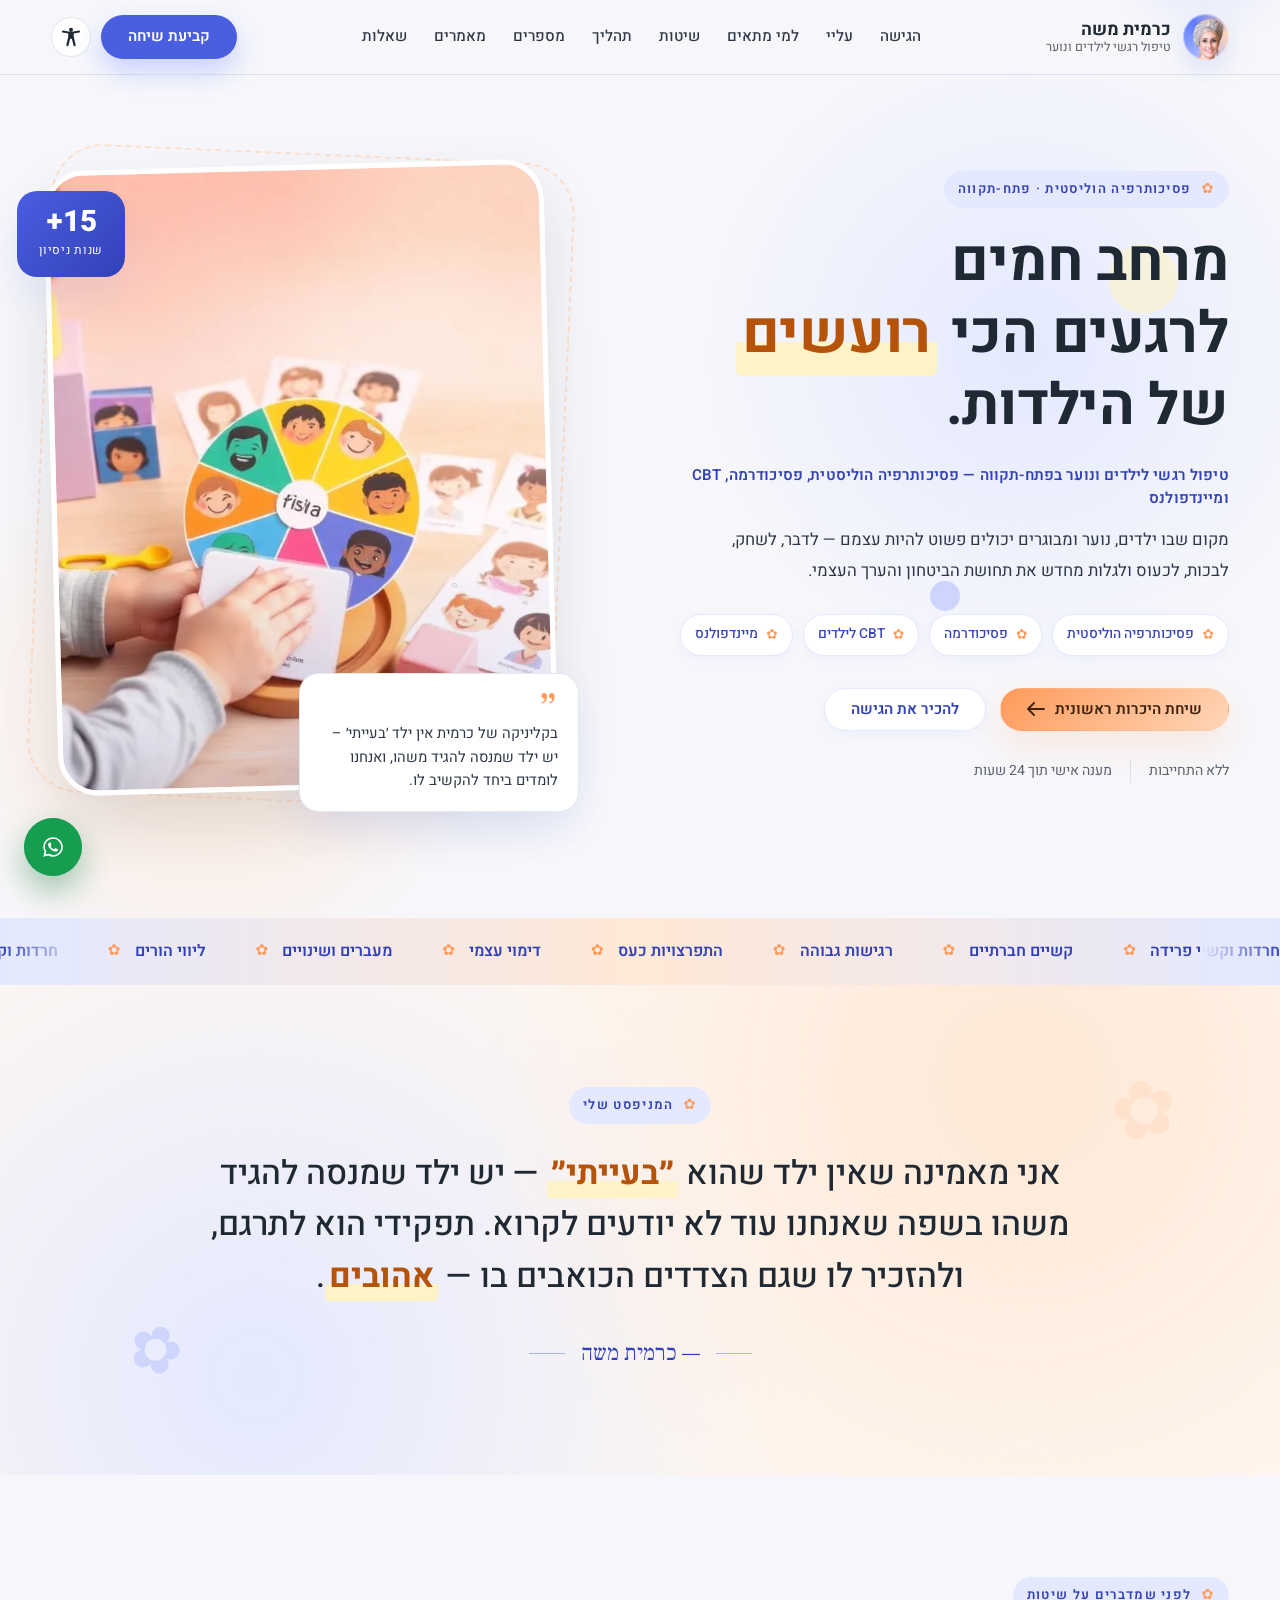
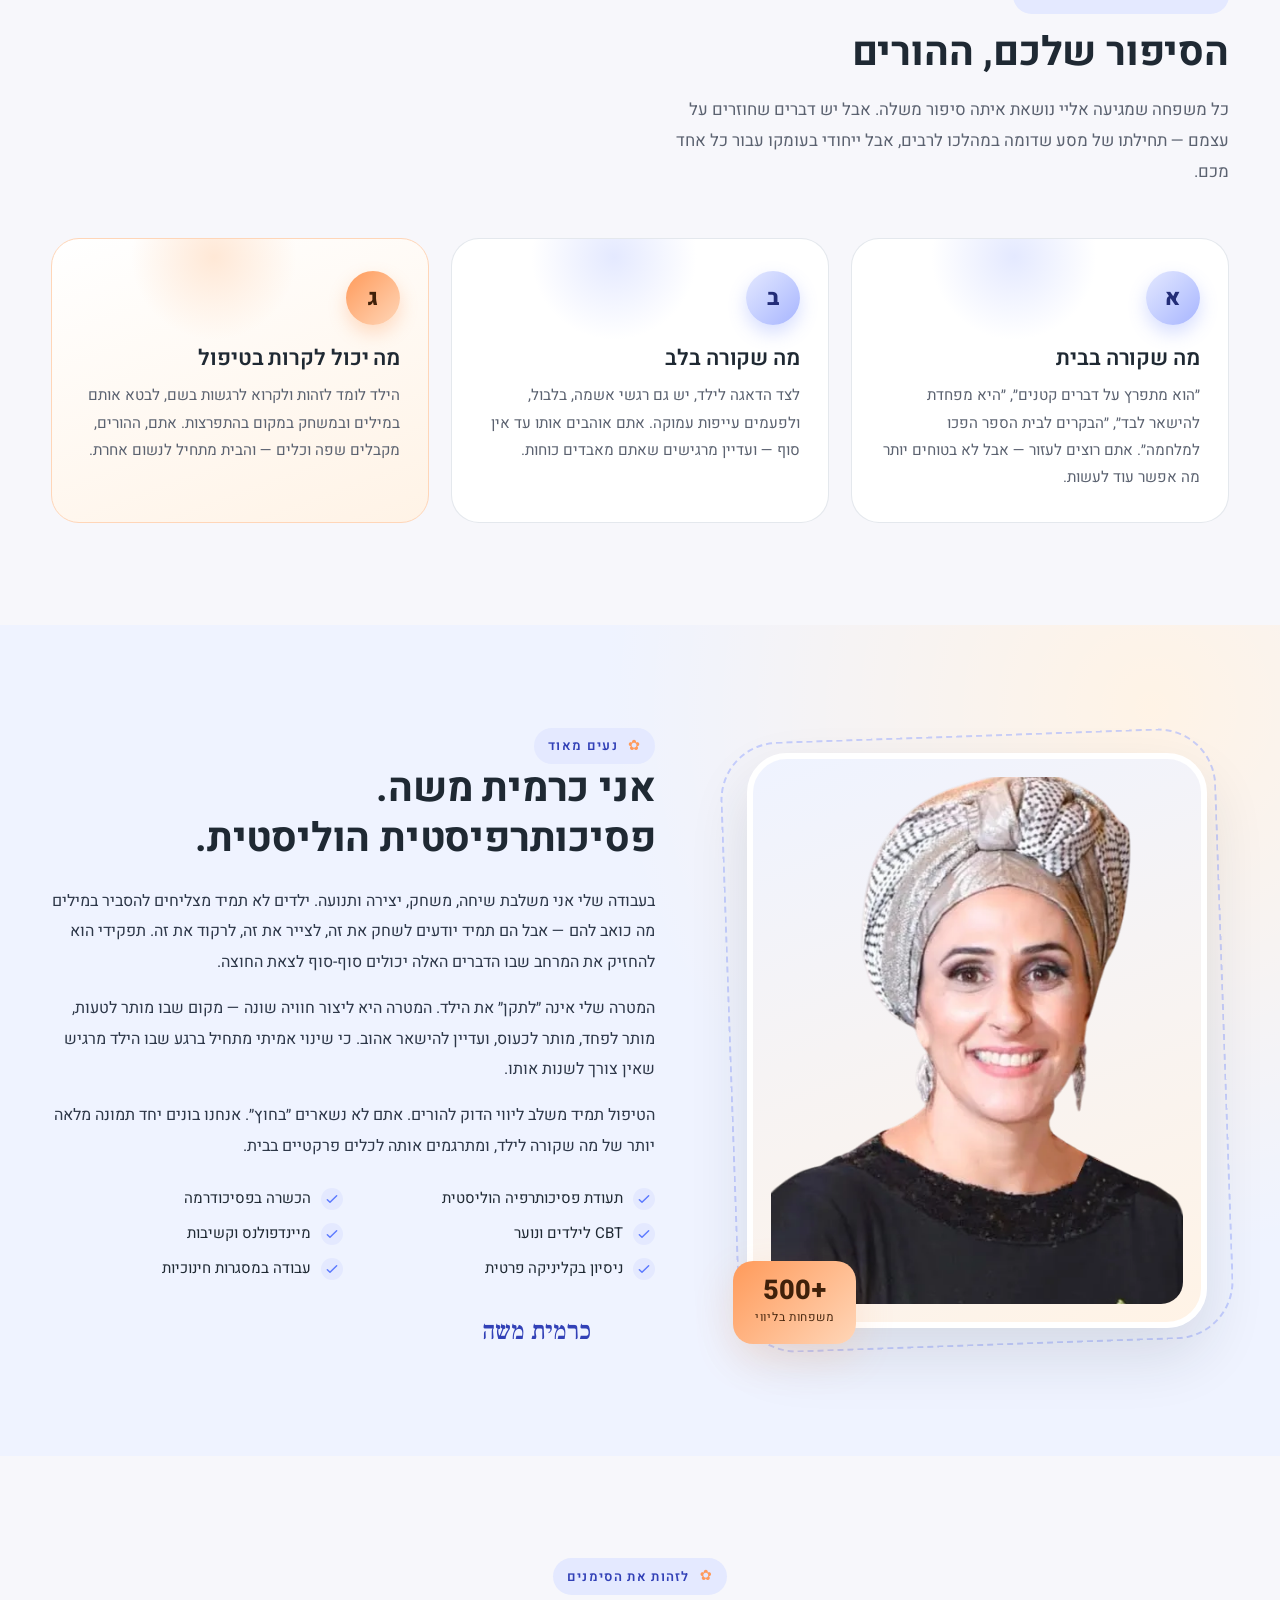
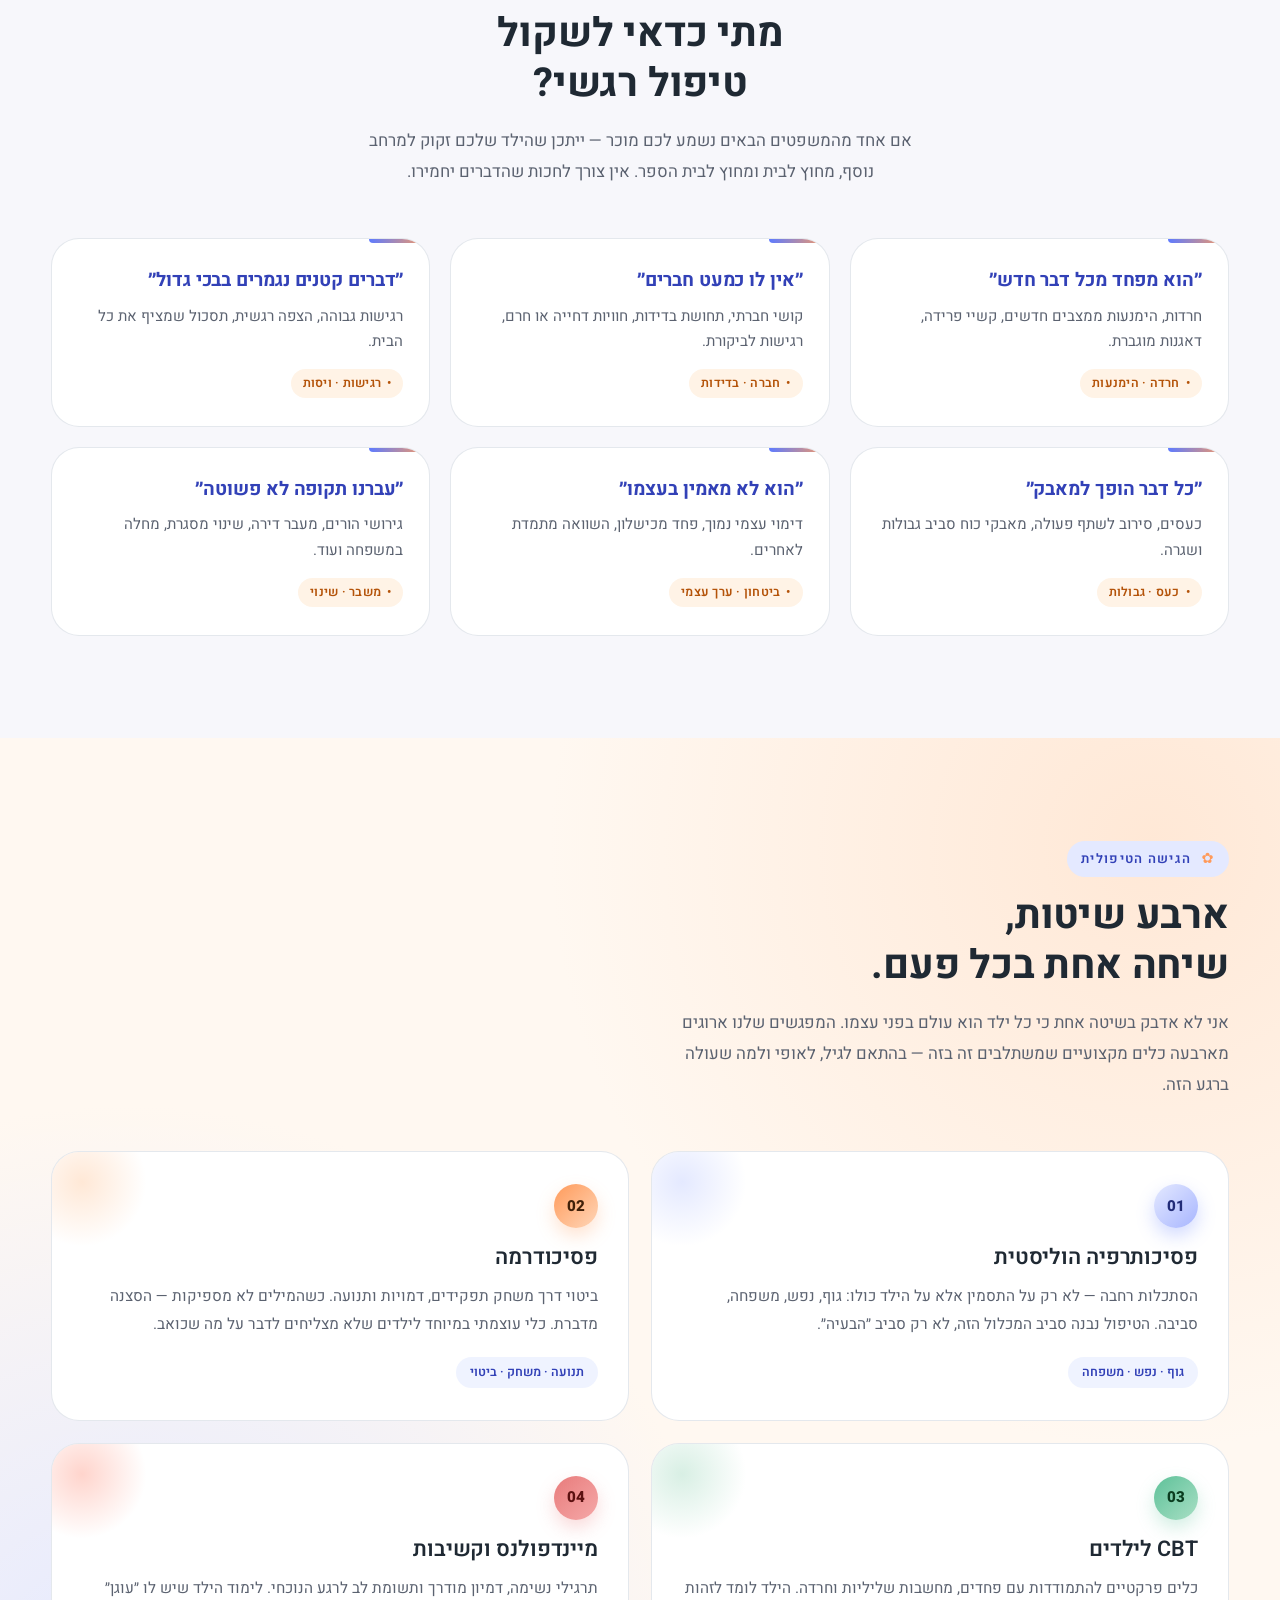
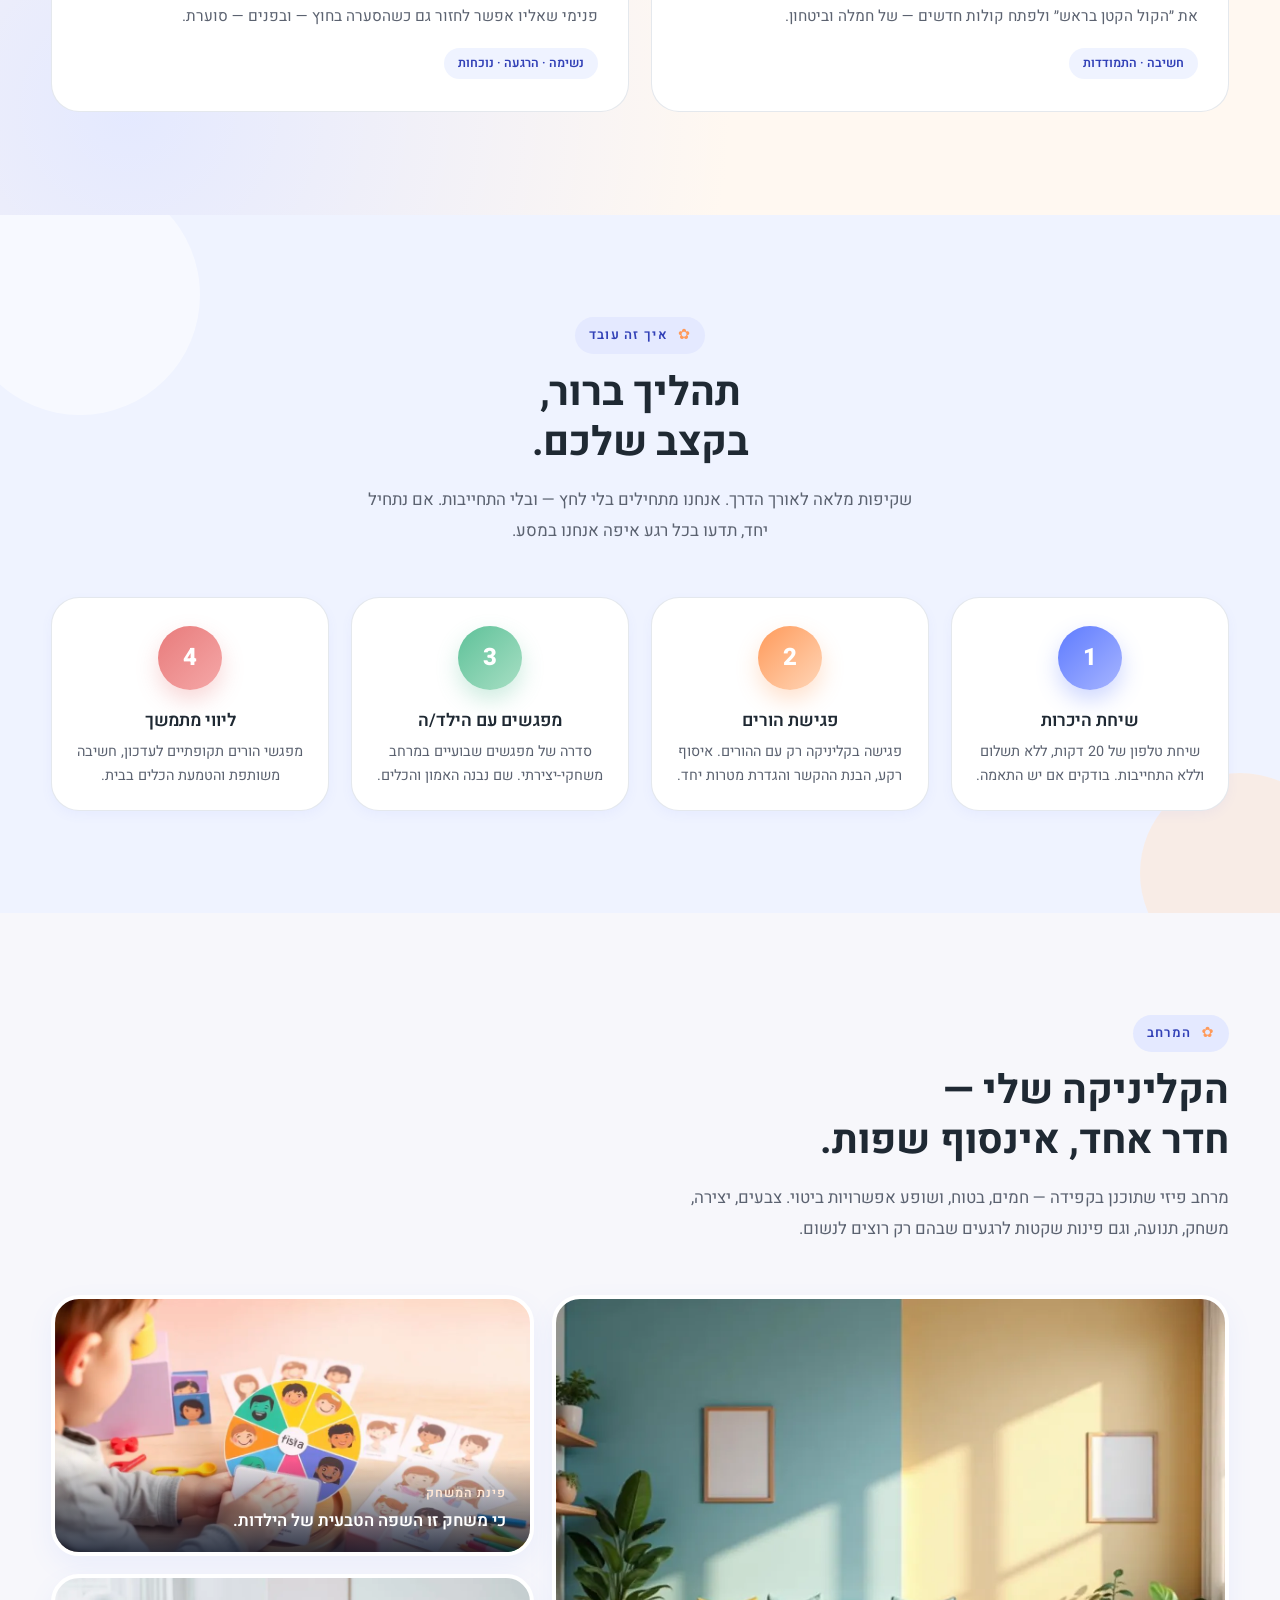
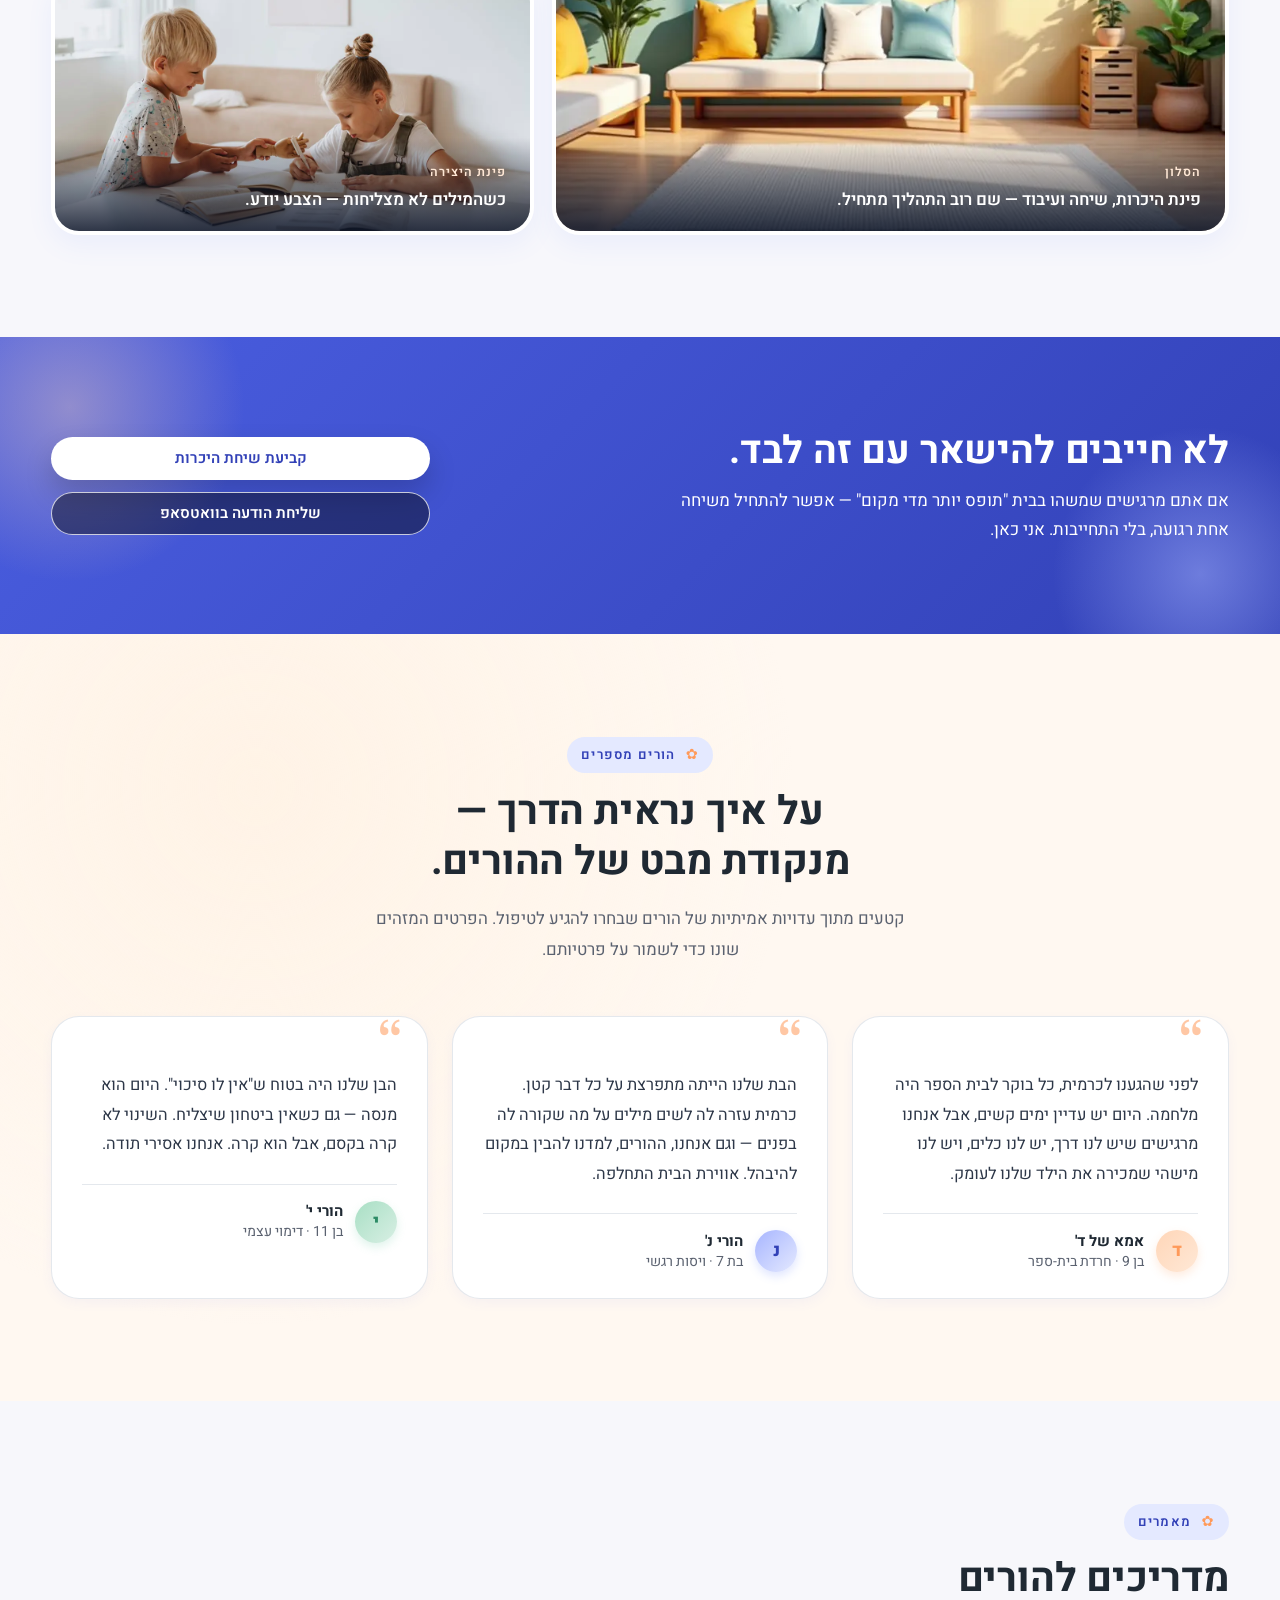
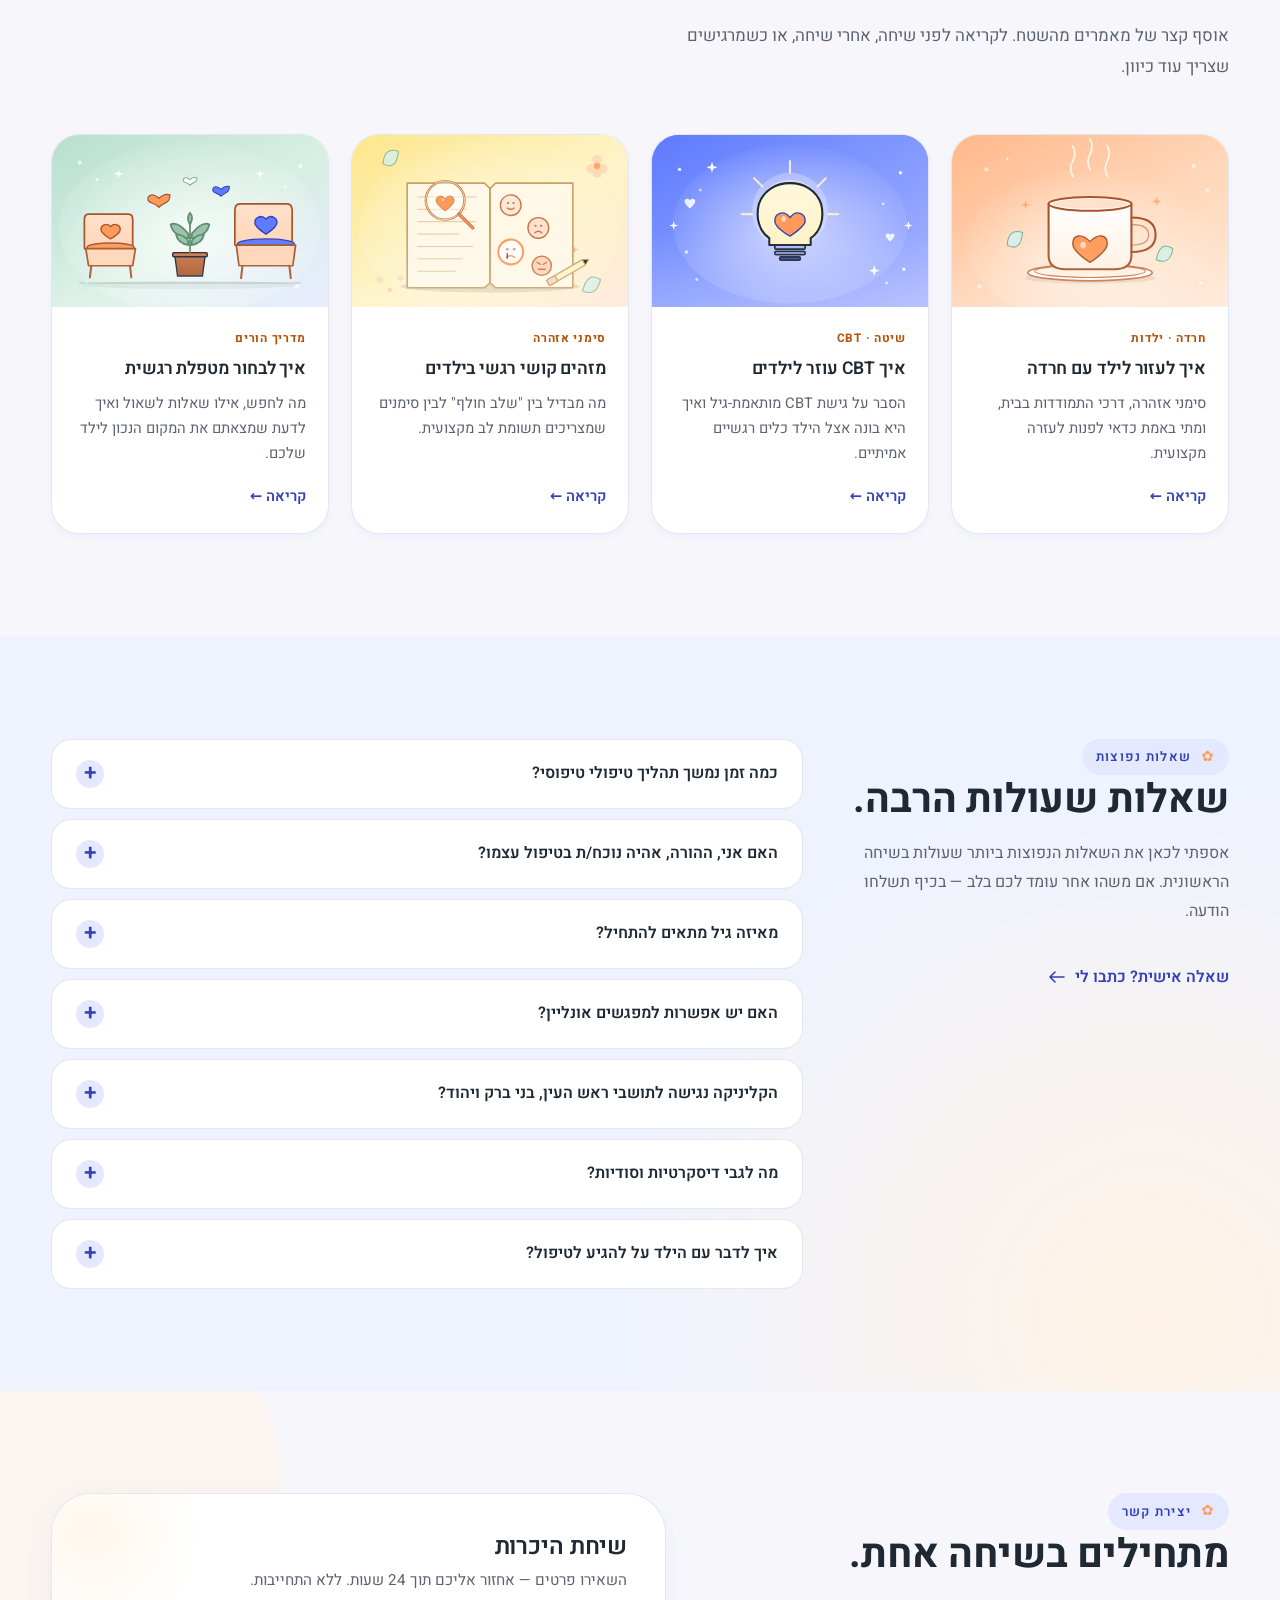
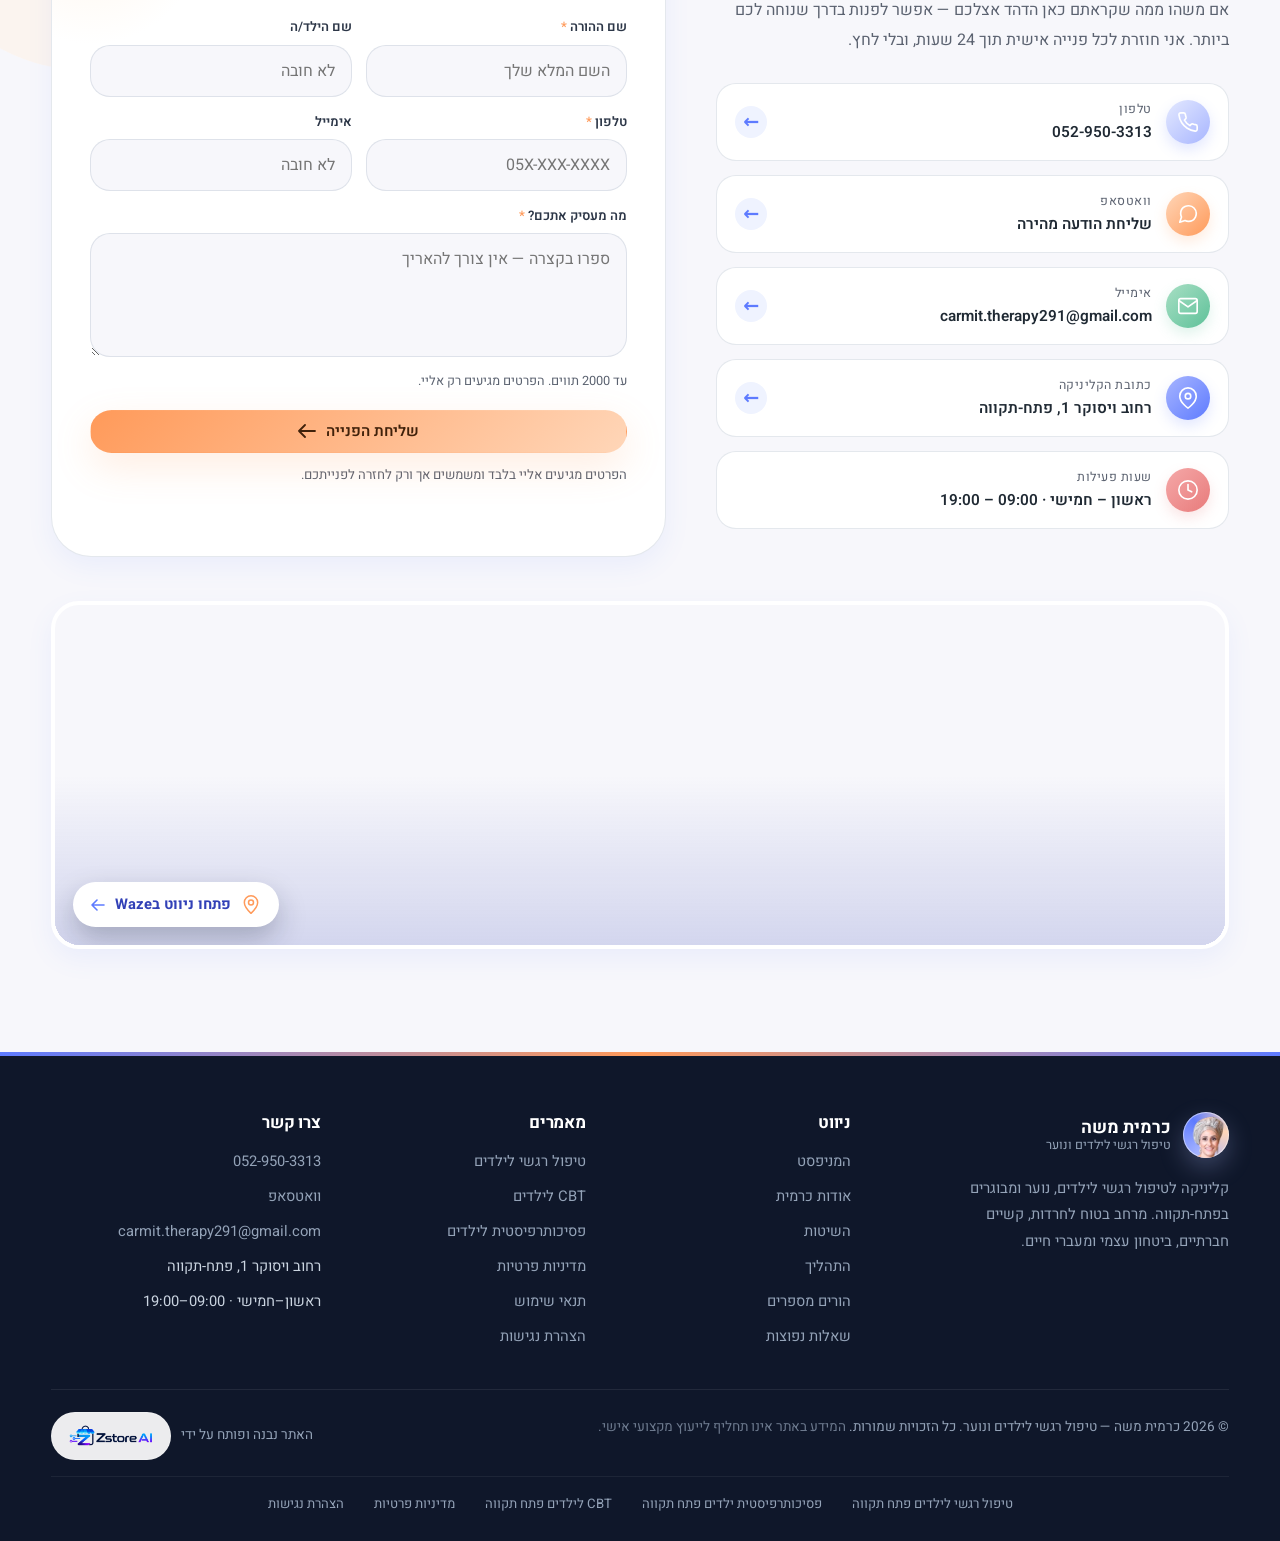
<file: index.html>
<!DOCTYPE html>
<html lang="he-IL" dir="rtl">
<head>
    <meta charset="UTF-8">
    <title>טיפול רגשי לילדים בפתח תקווה | כרמית משה</title>
    <meta name="viewport" content="width=device-width, initial-scale=1.0">
    <meta name="google-site-verification" content="QfFFGc327TVj_aqefhwfii-Gu-uMNlIEL3sHcYC4KAA" />

    <!-- Favicon -->
    <link rel="icon" type="image/x-icon" href="/favicon.ico">
    <link rel="icon" type="image/png" sizes="32x32" href="/favicon-32x32.png">
    <link rel="icon" type="image/png" sizes="16x16" href="/favicon-16x16.png">
    <link rel="apple-touch-icon" href="/apple-touch-icon.png">
    <link rel="manifest" href="/site.webmanifest">

    <!-- SEO -->
    <meta name="description" content="פסיכותרפיסטית לילדים ונוער בפתח-תקווה. טיפול בחרדות, קשיים חברתיים וויסות רגשי. שיחת היכרות ללא התחייבות · 052-950-3313.">
    <meta name="robots" content="index,follow,max-image-preview:large,max-snippet:-1,max-video-preview:-1">
    <meta name="theme-color" content="#2D3F35">
    <meta name="author" content="כרמית משה">
    <link rel="canonical" href="https://carmit-therapy.com/">
    <link rel="alternate" hreflang="he-IL" href="https://carmit-therapy.com/">
    <link rel="alternate" hreflang="x-default" href="https://carmit-therapy.com/">
    <meta name="referrer" content="strict-origin-when-cross-origin">

    <!-- Local / geo signals -->
    <meta name="geo.region" content="IL-M">
    <meta name="geo.placename" content="פתח תקווה">
    <meta name="geo.position" content="32.0907;34.8975">
    <meta name="ICBM" content="32.0907, 34.8975">

    <!-- Open Graph -->
    <meta property="og:locale" content="he_IL">
    <meta property="og:type" content="website">
    <meta property="og:title" content="טיפול רגשי לילדים בפתח תקווה | כרמית משה">
    <meta property="og:description" content="טיפול רגשי לילדים בפתח תקווה – חרדות, ביטחון עצמי, קשיים חברתיים. מרחב בטוח עם כרמית משה.">
    <meta property="og:url" content="https://carmit-therapy.com/">
    <meta property="og:site_name" content="כרמית משה – טיפול רגשי לילדים ונוער">
    <meta property="og:image" content="https://carmit-therapy.com/image/og-share.png">
    <meta property="og:image:type" content="image/png">
    <meta property="og:image:width" content="1200">
    <meta property="og:image:height" content="630">
    <meta property="og:image:alt" content="כרמית משה – פסיכותרפיסטית הוליסטית לילדים ונוער בפתח תקווה">

    <!-- Twitter -->
    <meta name="twitter:card" content="summary_large_image">
    <meta name="twitter:title" content="טיפול רגשי לילדים ונוער | כרמית משה">
    <meta name="twitter:description" content="מרחב רגשי בטוח לילדים ונוער – פסיכודרמה, CBT ומיינדפולנס.">
    <meta name="twitter:image" content="https://carmit-therapy.com/image/og-share.png">
    <meta name="twitter:image:alt" content="כרמית משה – פסיכותרפיסטית הוליסטית לילדים ונוער בפתח תקווה">

    <!-- Typography is self-hosted (see the @font-face block at the top of style.css):
         no third-party DNS/TLS handshake, no visitor IP leaving for Google. -->
    <link rel="preload" href="/fonts/heebo-hebrew.woff2" as="font" type="font/woff2" crossorigin>
    <link rel="preload" href="/fonts/frank-ruhl-libre-hebrew.woff2" as="font" type="font/woff2" crossorigin>

    <link rel="stylesheet" href="/style.css?v=20260728">

    <!-- LCP image lives in a CSS background; tell the browser about it up front. -->
    <link rel="preload" as="image" href="/image/child-play.webp" type="image/webp" fetchpriority="high">

    <script src="/js/a11y-init.js?v=20260728"></script>

    <!-- ============================================================
         Structured data — one connected @graph instead of six separate
         islands, so Google (and answer engines such as ChatGPT, Gemini,
         Perplexity and Claude) resolve the clinic, the therapist, the
         site and the page as a single entity rather than guessing.
         ============================================================ -->
    <script type="application/ld+json">
    {
      "@context": "https://schema.org",
      "@graph": [
        {
          "@type": ["ProfessionalService", "LocalBusiness"],
          "@id": "https://carmit-therapy.com/#business",
          "name": "כרמית משה – טיפול רגשי לילדים ונוער",
          "alternateName": "כרמית משה – טיפול רגשי לילדים פתח תקווה",
          "legalName": "כרמית משה",
          "description": "קליניקה לטיפול רגשי לילדים, נוער ומבוגרים בפתח-תקווה. פסיכותרפיה הוליסטית, פסיכודרמה, CBT לילדים ומיינדפולנס, בהתאמה אישית לכל ילד ולכל משפחה.",
          "slogan": "אין ילד בעייתי — יש ילד שמנסה להגיד משהו",
          "url": "https://carmit-therapy.com/",
          "mainEntityOfPage": {"@id": "https://carmit-therapy.com/#webpage"},
          "telephone": "+972-52-950-3313",
          "email": "carmit.therapy291@gmail.com",
          "priceRange": "₪₪",
          "currenciesAccepted": "ILS",
          "paymentAccepted": "מזומן, כרטיס אשראי, העברה בנקאית",
          "image": "https://carmit-therapy.com/image/og-share.png",
          "logo": {
            "@type": "ImageObject",
            "url": "https://carmit-therapy.com/image/carmit-mark.png",
            "width": 104,
            "height": 186
          },
          "isAccessibleForFree": false,
          "availableLanguage": [
            {"@type": "Language", "name": "Hebrew", "alternateName": "he"},
            {"@type": "Language", "name": "English", "alternateName": "en"}
          ],
          "founder": {"@id": "https://carmit-therapy.com/#carmit"},
          "employee": {"@id": "https://carmit-therapy.com/#carmit"},
          "knowsLanguage": ["he", "en"],
          "geo": {
            "@type": "GeoCoordinates",
            "latitude": 32.0907,
            "longitude": 34.8975
          },
          "hasMap": "https://maps.google.com/?cid=10782627092382521567",
          "serviceArea": {
            "@type": "GeoCircle",
            "geoMidpoint": {
              "@type": "GeoCoordinates",
              "latitude": 32.0907,
              "longitude": 34.8975
            },
            "geoRadius": "15000"
          },
          "areaServed": [
            {"@type": "City", "name": "פתח-תקווה"},
            {"@type": "City", "name": "בני ברק"},
            {"@type": "City", "name": "ראש העין"},
            {"@type": "City", "name": "יהוד"},
            {"@type": "City", "name": "גבעת שמואל"},
            {"@type": "City", "name": "קריית אונו"}
          ],
          "address": {
            "@type": "PostalAddress",
            "streetAddress": "רחוב ויסוקר 1",
            "addressLocality": "פתח-תקווה",
            "addressRegion": "מרכז",
            "postalCode": "4900846",
            "addressCountry": "IL"
          },
          "openingHoursSpecification": [
            {
              "@type": "OpeningHoursSpecification",
              "dayOfWeek": ["Sunday", "Monday", "Tuesday", "Wednesday", "Thursday"],
              "opens": "09:00",
              "closes": "19:00"
            }
          ],
          "contactPoint": [
            {
              "@type": "ContactPoint",
              "contactType": "customer service",
              "telephone": "+972-52-950-3313",
              "email": "carmit.therapy291@gmail.com",
              "availableLanguage": ["he", "en"],
              "areaServed": "IL"
            },
            {
              "@type": "ContactPoint",
              "contactType": "accessibility support",
              "name": "רכזת נגישות",
              "telephone": "+972-52-950-3313",
              "email": "carmit.therapy291@gmail.com",
              "availableLanguage": ["he"],
              "areaServed": "IL"
            }
          ],
          "sameAs": [
            "https://maps.google.com/?cid=10782627092382521567",
            "https://www.google.com/search?kgmid=/g/11n54ytldr",
            "https://wa.me/972529503313"
          ],
          "makesOffer": {
            "@type": "Offer",
            "name": "שיחת היכרות ראשונית",
            "description": "שיחת טלפון של 20 דקות להיכרות ולבדיקת התאמה, ללא תשלום וללא התחייבות.",
            "price": "0",
            "priceCurrency": "ILS",
            "availability": "https://schema.org/InStock"
          },
          "hasOfferCatalog": {
            "@type": "OfferCatalog",
            "name": "שירותי הקליניקה",
            "itemListElement": [
              {
                "@type": "Offer",
                "itemOffered": {
                  "@type": "Service",
                  "name": "פסיכותרפיה הוליסטית לילדים",
                  "description": "ראייה רחבה של הילד — גוף, נפש, משפחה וסביבה — במקום התמקדות בתסמין בודד.",
                  "serviceType": "פסיכותרפיה הוליסטית",
                  "provider": {"@id": "https://carmit-therapy.com/#business"},
                  "areaServed": {"@type": "City", "name": "פתח-תקווה"}
                }
              },
              {
                "@type": "Offer",
                "itemOffered": {
                  "@type": "Service",
                  "name": "פסיכודרמה לילדים ולנוער",
                  "description": "ביטוי רגשי דרך משחק תפקידים, דמויות ותנועה, לילדים שמתקשים לדבר על מה שכואב.",
                  "serviceType": "פסיכודרמה",
                  "provider": {"@id": "https://carmit-therapy.com/#business"},
                  "areaServed": {"@type": "City", "name": "פתח-תקווה"}
                }
              },
              {
                "@type": "Offer",
                "itemOffered": {
                  "@type": "Service",
                  "name": "CBT לילדים — טיפול קוגניטיבי-התנהגותי",
                  "description": "כלים פרקטיים להתמודדות עם פחדים, חרדה ומחשבות שליליות, מותאמים לגיל הילד.",
                  "serviceType": "טיפול קוגניטיבי-התנהגותי",
                  "provider": {"@id": "https://carmit-therapy.com/#business"},
                  "areaServed": {"@type": "City", "name": "פתח-תקווה"}
                }
              },
              {
                "@type": "Offer",
                "itemOffered": {
                  "@type": "Service",
                  "name": "מיינדפולנס וקשיבות לילדים",
                  "description": "תרגילי נשימה, דמיון מודרך ותשומת לב לרגע הנוכחי לבניית ויסות רגשי.",
                  "serviceType": "מיינדפולנס",
                  "provider": {"@id": "https://carmit-therapy.com/#business"},
                  "areaServed": {"@type": "City", "name": "פתח-תקווה"}
                }
              },
              {
                "@type": "Offer",
                "itemOffered": {
                  "@type": "Service",
                  "name": "הדרכת הורים וליווי משפחתי",
                  "description": "מפגשי הורים תקופתיים, כלים פרקטיים לבית וחשיבה משותפת לאורך התהליך.",
                  "serviceType": "הדרכת הורים",
                  "provider": {"@id": "https://carmit-therapy.com/#business"},
                  "areaServed": {"@type": "City", "name": "פתח-תקווה"}
                }
              }
            ]
          }
        },
        {
          "@type": "Person",
          "@id": "https://carmit-therapy.com/#carmit",
          "name": "כרמית משה",
          "givenName": "כרמית",
          "familyName": "משה",
          "jobTitle": "פסיכותרפיסטית הוליסטית · מטפלת רגשית בילדים ונוער",
          "description": "פסיכותרפיסטית הוליסטית, מטפלת רגשית בילדים, נוער ומבוגרים. משלבת פסיכותרפיה הוליסטית, פסיכודרמה, CBT ומיינדפולנס. בעלת קליניקה פרטית בפתח-תקווה.",
          "image": "https://carmit-therapy.com/image/carmit-portrait.webp",
          "url": "https://carmit-therapy.com/",
          "telephone": "+972-52-950-3313",
          "email": "carmit.therapy291@gmail.com",
          "worksFor": {"@id": "https://carmit-therapy.com/#business"},
          "workLocation": {"@id": "https://carmit-therapy.com/#business"},
          "knowsAbout": [
            "פסיכותרפיה הוליסטית",
            "פסיכודרמה לילדים",
            "טיפול קוגניטיבי-התנהגותי (CBT) לילדים",
            "מיינדפולנס וקשיבות לילדים",
            "טיפול בחרדה אצל ילדים",
            "חרדת פרידה וחרדת בית ספר",
            "ויסות רגשי",
            "קשיים חברתיים",
            "ביטחון עצמי וערך עצמי",
            "ליווי הורים"
          ],
          "knowsLanguage": ["he", "en"],
          "areaServed": [
            {"@type": "City", "name": "פתח-תקווה"},
            {"@type": "City", "name": "בני ברק"},
            {"@type": "City", "name": "ראש העין"},
            {"@type": "City", "name": "יהוד"},
            {"@type": "City", "name": "גבעת שמואל"},
            {"@type": "City", "name": "קריית אונו"}
          ]
        },
        {
          "@type": "WebSite",
          "@id": "https://carmit-therapy.com/#website",
          "url": "https://carmit-therapy.com/",
          "name": "כרמית משה – טיפול רגשי לילדים ונוער",
          "description": "אתר הקליניקה של כרמית משה, פסיכותרפיסטית הוליסטית לילדים ונוער בפתח-תקווה.",
          "inLanguage": "he-IL",
          "publisher": {"@id": "https://carmit-therapy.com/#business"}
        },
        {
          "@type": "WebPage",
          "@id": "https://carmit-therapy.com/#webpage",
          "url": "https://carmit-therapy.com/",
          "name": "טיפול רגשי לילדים בפתח תקווה | כרמית משה",
          "description": "פסיכותרפיסטית לילדים ונוער בפתח-תקווה. טיפול בחרדות, קשיים חברתיים וויסות רגשי. שיחת היכרות ללא התחייבות.",
          "inLanguage": "he-IL",
          "isPartOf": {"@id": "https://carmit-therapy.com/#website"},
          "about": {"@id": "https://carmit-therapy.com/#business"},
          "primaryImageOfPage": {
            "@type": "ImageObject",
            "url": "https://carmit-therapy.com/image/og-share.png",
            "width": 1200,
            "height": 630
          },
          "dateModified": "2026-07-28",
          "breadcrumb": {"@id": "https://carmit-therapy.com/#breadcrumb"},
          "speakable": {
            "@type": "SpeakableSpecification",
            "cssSelector": [".hero-subtitle", ".hero-lead", ".manifesto-text"]
          }
        },
        {
          "@type": "BreadcrumbList",
          "@id": "https://carmit-therapy.com/#breadcrumb",
          "itemListElement": [
            {"@type": "ListItem", "position": 1, "name": "דף הבית", "item": "https://carmit-therapy.com/"}
          ]
        },
        {
          "@type": "FAQPage",
          "@id": "https://carmit-therapy.com/#faq",
          "isPartOf": {"@id": "https://carmit-therapy.com/#webpage"},
          "mainEntity": [
            {
              "@type": "Question",
              "name": "כמה זמן נמשך תהליך טיפולי טיפוסי אצל כרמית משה?",
              "acceptedAnswer": {
                "@type": "Answer",
                "text": "רוב התהליכים מתחילים בסדרה של 10–12 מפגשים שבועיים, ולאחריה עוצרים ומסתכלים יחד אם נכון להמשיך. תהליכים עמוקים יותר יכולים להימשך שנה ויותר — בקצב של הילד ושל המשפחה."
              }
            },
            {
              "@type": "Question",
              "name": "האם ההורים נוכחים בטיפול עצמו?",
              "acceptedAnswer": {
                "@type": "Answer",
                "text": "המפגשים עם הילד הם בדרך כלל ללא ההורים, כדי לאפשר לילד מרחב משלו. אך ההורים תמיד חלק מהתהליך: מפגשי הורים נפרדים, עדכונים שוטפים וטלפונים פתוחים בין מפגש למפגש."
              }
            },
            {
              "@type": "Question",
              "name": "מאיזה גיל מתאים להתחיל טיפול רגשי?",
              "acceptedAnswer": {
                "@type": "Answer",
                "text": "כרמית עובדת בעיקר עם ילדים מגיל 6 ומעלה, כשהילד מסוגל לתקשורת מילולית-משחקית. לילדים צעירים יותר היא מציעה הדרכת הורים שמעצימה את ההורים עצמם להיות 'המטפלים' הטובים ביותר עבור הילד."
              }
            },
            {
              "@type": "Question",
              "name": "האם יש אפשרות למפגשים אונליין?",
              "acceptedAnswer": {
                "@type": "Answer",
                "text": "עם בני נוער וילדים בוגרים אפשר לשלב מפגשים אונליין במקרים מסוימים. עם ילדים צעירים הנוכחות הפיזית קריטית — המשחק, היצירה והתנועה הם חלק בלתי-נפרד מהטיפול."
              }
            },
            {
              "@type": "Question",
              "name": "האם הקליניקה נגישה לתושבי ראש העין, בני ברק ויהוד?",
              "acceptedAnswer": {
                "@type": "Answer",
                "text": "כן. הקליניקה ממוקמת בלב פתח-תקווה, ברחוב ויסוקר 1, ונגישה ברכב פרטי ובתחבורה ציבורית לתושבי ראש העין, בני ברק, יהוד, גבעת שמואל, קריית אונו והסביבה."
              }
            },
            {
              "@type": "Question",
              "name": "מה לגבי דיסקרטיות וסודיות בקליניקה?",
              "acceptedAnswer": {
                "@type": "Answer",
                "text": "סודיות מוחלטת היא הבסיס. כל מה שמדובר בקליניקה נשאר בקליניקה. החריג היחיד הוא מצב של סכנה ממשית, ואז יש חובת דיווח מקצועית. כל פרט אחר עוטף סודיות מלאה."
              }
            },
            {
              "@type": "Question",
              "name": "איך מדברים עם הילד על להגיע לטיפול?",
              "acceptedAnswer": {
                "@type": "Answer",
                "text": "בכנות, בלי פחד. אפשר לומר 'אנחנו הולכים לפגוש מישהי נחמדה שעוזרת לילדים להבין את עצמם'. לא צריך להפוך את זה ל'בעיה'. בשיחת ההיכרות נסכם יחד את הדרך הנכונה ביותר עבור הילד הספציפי שלכם."
              }
            }
          ]
        }
      ]
    }
    </script>
</head>
<body>

<a class="skip-link" href="#home">דלג/י לתוכן</a>

<!-- Reading progress -->
<div class="read-progress" aria-hidden="true"></div>

<!-- HEADER -->
<header class="site-header" id="siteHeader">
    <div class="container header-inner">
        <a class="logo logo-link" href="#home" aria-label="חזרה לראש הדף">
            <div class="logo-mark">
                <picture>
                    <source srcset="./image/carmit-mark.webp" type="image/webp">
                    <img src="./image/carmit-mark.png" alt="" width="46" height="46" decoding="async" fetchpriority="high">
                </picture>
            </div>
            <div class="logo-text">
                <span class="logo-title">כרמית משה</span>
                <span class="logo-subtitle">טיפול רגשי לילדים ונוער</span>
            </div>
        </a>

        <nav class="main-nav" id="mainNav" aria-label="תפריט ראשי">
            <ul>
                <li><a href="#manifesto">הגישה</a></li>
                <li><a href="#about">עליי</a></li>
                <li><a href="#for-who">למי מתאים</a></li>
                <li><a href="#methods">שיטות</a></li>
                <li><a href="#process">תהליך</a></li>
                <li><a href="#testimonials">מספרים</a></li>
                <li><a href="#guides">מאמרים</a></li>
                <li><a href="#faq">שאלות</a></li>
            </ul>
        </nav>

        <div class="header-cta">
            <a href="#contact" class="btn primary">קביעת שיחה</a>
            <button class="nav-toggle" type="button" aria-label="פתיחת תפריט" aria-expanded="false" aria-controls="mainNav">
                <span aria-hidden="true"></span><span aria-hidden="true"></span><span aria-hidden="true"></span>
            </button>
        </div>
    </div>
</header>

<main id="home" tabindex="-1">

    <!-- HERO -->
    <section class="hero">
        <span class="hero-shape hero-shape--1" aria-hidden="true"></span>
        <span class="hero-shape hero-shape--2" aria-hidden="true"></span>
        <span class="hero-shape hero-shape--3" aria-hidden="true"></span>
        <div class="container hero-grid">
            <div class="hero-text reveal">
                <span class="eyebrow">פסיכותרפיה הוליסטית · פתח-תקווה</span>
                <h1>מרחב חמים<br>לרגעים הכי <em>רועשים</em><br>של הילדות.</h1>
                <h2 class="hero-subtitle">טיפול רגשי לילדים ונוער בפתח-תקווה — פסיכותרפיה הוליסטית, פסיכודרמה, CBT ומיינדפולנס</h2>
                <p class="hero-lead">
                    מקום שבו ילדים, נוער ומבוגרים יכולים פשוט להיות עצמם —
                    לדבר, לשחק, לבכות, לכעוס ולגלות מחדש את תחושת הביטחון והערך העצמי.
                </p>

                <div class="hero-credentials">
                    <span>פסיכותרפיה הוליסטית</span>
                    <span>פסיכודרמה</span>
                    <span>CBT לילדים</span>
                    <span>מיינדפולנס</span>
                </div>

                <div class="hero-ctas">
                    <a href="#contact" class="btn warm">
                        <span>שיחת היכרות ראשונית</span>
                        <svg class="btn-arrow" width="18" height="14" viewBox="0 0 18 14" fill="none" xmlns="http://www.w3.org/2000/svg">
                            <path d="M17 7H1M1 7L7 1M1 7L7 13" stroke="currentColor" stroke-width="1.8" stroke-linecap="round" stroke-linejoin="round"/>
                        </svg>
                    </a>
                    <a href="#manifesto" class="btn ghost">להכיר את הגישה</a>
                </div>

                <div class="hero-meta">
                    <span>ללא התחייבות</span>
                    <span class="hero-meta-divider"></span>
                    <span>מענה אישי תוך 24 שעות</span>
                </div>
            </div>

            <div class="hero-visual reveal reveal-delay-1">
                <div class="hero-photo-frame" aria-hidden="true"></div>
                <div class="hero-photo" role="img" aria-label="שני ילדים יושבים יחד ליד שולחן, כותבים ומשחקים במרחב שקט ומואר"></div>

                <div class="hero-stat-card">
                    <span class="num">15+</span>
                    <span class="label">שנות ניסיון</span>
                </div>

                <div class="hero-quote-card">
                    <div class="quote-mark">”</div>
                    <p>בקליניקה של כרמית אין ילד ׳בעייתי׳ – יש ילד שמנסה להגיד משהו, ואנחנו לומדים ביחד להקשיב לו.</p>
                </div>
            </div>
        </div>
    </section>

    <!-- TRUST MARQUEE -->
    <section class="marquee" aria-label="תחומי טיפול">
        <div class="marquee-track">
            <span class="marquee-item">חרדות וקשיי פרידה</span>
            <span class="marquee-item">קשיים חברתיים</span>
            <span class="marquee-item">רגישות גבוהה</span>
            <span class="marquee-item">התפרצויות כעס</span>
            <span class="marquee-item">דימוי עצמי</span>
            <span class="marquee-item">מעברים ושינויים</span>
            <span class="marquee-item">ליווי הורים</span>
            <span class="marquee-item">חרדות וקשיי פרידה</span>
            <span class="marquee-item">קשיים חברתיים</span>
            <span class="marquee-item">רגישות גבוהה</span>
            <span class="marquee-item">התפרצויות כעס</span>
            <span class="marquee-item">דימוי עצמי</span>
            <span class="marquee-item">מעברים ושינויים</span>
            <span class="marquee-item">ליווי הורים</span>
        </div>
    </section>

    <!-- MANIFESTO -->
    <section id="manifesto" class="section manifesto">
        <div class="container">
            <div class="manifesto-inner reveal">
                <span class="eyebrow eyebrow--centered">המניפסט שלי</span>
                <p class="manifesto-text">
                    אני מאמינה שאין ילד שהוא <em>״בעייתי״</em> —
                    יש ילד שמנסה להגיד משהו בשפה שאנחנו עוד לא יודעים לקרוא.
                    תפקידי הוא לתרגם, ולהזכיר לו שגם הצדדים הכואבים בו —
                    <em>אהובים</em>.
                </p>
                <div class="manifesto-signature">
                    <span>— כרמית משה</span>
                </div>
            </div>
        </div>
    </section>

    <!-- STORY -->
    <section id="story" class="section story">
        <div class="container">
            <div class="section-head reveal">
                <span class="eyebrow">לפני שמדברים על שיטות</span>
                <h2>הסיפור שלכם, ההורים</h2>
                <p class="section-intro">
                    כל משפחה שמגיעה אליי נושאת איתה סיפור משלה. אבל יש דברים שחוזרים על עצמם — תחילתו של מסע שדומה במהלכו לרבים, אבל ייחודי בעומקו עבור כל אחד מכם.
                </p>
            </div>

            <div class="story-grid">
                <article class="story-card reveal">
                    <span class="step-icon">א</span>
                    <h3>מה שקורה בבית</h3>
                    <p>״הוא מתפרץ על דברים קטנים״, ״היא מפחדת להישאר לבד״, ״הבקרים לבית הספר הפכו למלחמה״. אתם רוצים לעזור — אבל לא בטוחים יותר מה אפשר עוד לעשות.</p>
                </article>

                <article class="story-card reveal reveal-delay-1">
                    <span class="step-icon">ב</span>
                    <h3>מה שקורה בלב</h3>
                    <p>לצד הדאגה לילד, יש גם רגשי אשמה, בלבול, ולפעמים עייפות עמוקה. אתם אוהבים אותו עד אין סוף — ועדיין מרגישים שאתם מאבדים כוחות.</p>
                </article>

                <article class="story-card story-card--featured reveal reveal-delay-2">
                    <span class="step-icon">ג</span>
                    <h3>מה יכול לקרות בטיפול</h3>
                    <p>הילד לומד לזהות ולקרוא לרגשות בשם, לבטא אותם במילים ובמשחק במקום בהתפרצות. אתם, ההורים, מקבלים שפה וכלים — והבית מתחיל לנשום אחרת.</p>
                </article>
            </div>
        </div>
    </section>

    <!-- ABOUT -->
    <section id="about" class="section about">
        <div class="container about-grid">
            <div class="about-portrait reveal">
                <div class="about-portrait-frame">
                    <img src="./image/carmit-portrait.webp"
                         srcset="./image/carmit-portrait.webp 460w, ./image/carmit-portrait-2x.webp 920w"
                         sizes="(max-width: 1100px) 100vw, 460px"
                         alt="כרמית משה – פסיכותרפיסטית הוליסטית ומטפלת רגשית לילדים ונוער, בפורטרט מחייך"
                         width="460" height="822" loading="lazy" decoding="async">
                </div>
                <div class="about-portrait-badge">
                    <span class="num">+500</span>
                    <span class="label">משפחות בליווי</span>
                </div>
            </div>

            <div class="about-content reveal reveal-delay-1">
                <span class="eyebrow">נעים מאוד</span>
                <h2>אני כרמית משה.<br>פסיכותרפיסטית הוליסטית.</h2>

                <p>בעבודה שלי אני משלבת שיחה, משחק, יצירה ותנועה. ילדים לא תמיד מצליחים להסביר במילים מה כואב להם — אבל הם תמיד יודעים לשחק את זה, לצייר את זה, לרקוד את זה. תפקידי הוא להחזיק את המרחב שבו הדברים האלה יכולים סוף-סוף לצאת החוצה.</p>

                <p>המטרה שלי אינה ״לתקן״ את הילד. המטרה היא ליצור חוויה שונה — מקום שבו מותר לטעות, מותר לפחד, מותר לכעוס, ועדיין להישאר אהוב. כי שינוי אמיתי מתחיל ברגע שבו הילד מרגיש שאין צורך לשנות אותו.</p>

                <p>הטיפול תמיד משלב ליווי הדוק להורים. אתם לא נשארים ״בחוץ״. אנחנו בונים יחד תמונה מלאה יותר של מה שקורה לילד, ומתרגמים אותה לכלים פרקטיים בבית.</p>

                <ul class="about-credentials">
                    <li>
                        <svg viewBox="0 0 24 24" fill="none" xmlns="http://www.w3.org/2000/svg"><path d="M5 13l4 4L19 7" stroke="currentColor" stroke-width="2.2" stroke-linecap="round" stroke-linejoin="round"/></svg>
                        תעודת פסיכותרפיה הוליסטית
                    </li>
                    <li>
                        <svg viewBox="0 0 24 24" fill="none" xmlns="http://www.w3.org/2000/svg"><path d="M5 13l4 4L19 7" stroke="currentColor" stroke-width="2.2" stroke-linecap="round" stroke-linejoin="round"/></svg>
                        הכשרה בפסיכודרמה
                    </li>
                    <li>
                        <svg viewBox="0 0 24 24" fill="none" xmlns="http://www.w3.org/2000/svg"><path d="M5 13l4 4L19 7" stroke="currentColor" stroke-width="2.2" stroke-linecap="round" stroke-linejoin="round"/></svg>
                        CBT לילדים ונוער
                    </li>
                    <li>
                        <svg viewBox="0 0 24 24" fill="none" xmlns="http://www.w3.org/2000/svg"><path d="M5 13l4 4L19 7" stroke="currentColor" stroke-width="2.2" stroke-linecap="round" stroke-linejoin="round"/></svg>
                        מיינדפולנס וקשיבות
                    </li>
                    <li>
                        <svg viewBox="0 0 24 24" fill="none" xmlns="http://www.w3.org/2000/svg"><path d="M5 13l4 4L19 7" stroke="currentColor" stroke-width="2.2" stroke-linecap="round" stroke-linejoin="round"/></svg>
                        ניסיון בקליניקה פרטית
                    </li>
                    <li>
                        <svg viewBox="0 0 24 24" fill="none" xmlns="http://www.w3.org/2000/svg"><path d="M5 13l4 4L19 7" stroke="currentColor" stroke-width="2.2" stroke-linecap="round" stroke-linejoin="round"/></svg>
                        עבודה במסגרות חינוכיות
                    </li>
                </ul>

                <div class="signature-line">
                    <span class="signature-name">כרמית משה</span>
                </div>
            </div>
        </div>
    </section>

    <!-- FOR-WHO -->
    <section id="for-who" class="section for-who">
        <div class="container">
            <div class="section-head section-head--centered reveal">
                <span class="eyebrow eyebrow--centered">לזהות את הסימנים</span>
                <h2>מתי כדאי לשקול<br>טיפול רגשי?</h2>
                <p class="section-intro">
                    אם אחד מהמשפטים הבאים נשמע לכם מוכר — ייתכן שהילד שלכם זקוק למרחב נוסף, מחוץ לבית ומחוץ לבית הספר. אין צורך לחכות שהדברים יחמירו.
                </p>
            </div>

            <div class="signs-grid">
                <article class="sign-card reveal">
                    <h3 class="sign-quote">״הוא מפחד מכל דבר חדש״</h3>
                    <p>חרדות, הימנעות ממצבים חדשים, קשיי פרידה, דאגנות מוגברת.</p>
                    <span class="sign-tag">חרדה · הימנעות</span>
                </article>

                <article class="sign-card reveal reveal-delay-1">
                    <h3 class="sign-quote">״אין לו כמעט חברים״</h3>
                    <p>קושי חברתי, תחושת בדידות, חוויות דחייה או חרם, רגישות לביקורת.</p>
                    <span class="sign-tag">חברה · בדידות</span>
                </article>

                <article class="sign-card reveal reveal-delay-2">
                    <h3 class="sign-quote">״דברים קטנים נגמרים בבכי גדול״</h3>
                    <p>רגישות גבוהה, הצפה רגשית, תסכול שמציף את כל הבית.</p>
                    <span class="sign-tag">רגישות · ויסות</span>
                </article>

                <article class="sign-card reveal">
                    <h3 class="sign-quote">״כל דבר הופך למאבק״</h3>
                    <p>כעסים, סירוב לשתף פעולה, מאבקי כוח סביב גבולות ושגרה.</p>
                    <span class="sign-tag">כעס · גבולות</span>
                </article>

                <article class="sign-card reveal reveal-delay-1">
                    <h3 class="sign-quote">״הוא לא מאמין בעצמו״</h3>
                    <p>דימוי עצמי נמוך, פחד מכישלון, השוואה מתמדת לאחרים.</p>
                    <span class="sign-tag">ביטחון · ערך עצמי</span>
                </article>

                <article class="sign-card reveal reveal-delay-2">
                    <h3 class="sign-quote">״עברנו תקופה לא פשוטה״</h3>
                    <p>גירושי הורים, מעבר דירה, שינוי מסגרת, מחלה במשפחה ועוד.</p>
                    <span class="sign-tag">משבר · שינוי</span>
                </article>
            </div>
        </div>
    </section>

    <!-- APPROACH / METHODS -->
    <section id="methods" class="section approach">
        <div class="container">
            <div class="section-head reveal">
                <span class="eyebrow">הגישה הטיפולית</span>
                <h2>ארבע שיטות,<br>שיחה אחת בכל פעם.</h2>
                <p class="section-intro">
                    אני לא אדבק בשיטה אחת כי כל ילד הוא עולם בפני עצמו. המפגשים שלנו ארוגים מארבעה כלים מקצועיים שמשתלבים זה בזה — בהתאם לגיל, לאופי ולמה שעולה ברגע הזה.
                </p>
            </div>

            <div class="approach-grid">
                <article class="method-card reveal">
                    <span class="method-num">01</span>
                    <h3>פסיכותרפיה הוליסטית</h3>
                    <p>הסתכלות רחבה — לא רק על התסמין אלא על הילד כולו: גוף, נפש, משפחה, סביבה. הטיפול נבנה סביב המכלול הזה, לא רק סביב ״הבעיה״.</p>
                    <span class="method-tag">גוף · נפש · משפחה</span>
                </article>

                <article class="method-card reveal reveal-delay-1">
                    <span class="method-num">02</span>
                    <h3>פסיכודרמה</h3>
                    <p>ביטוי דרך משחק תפקידים, דמויות ותנועה. כשהמילים לא מספיקות — הסצנה מדברת. כלי עוצמתי במיוחד לילדים שלא מצליחים לדבר על מה שכואב.</p>
                    <span class="method-tag">תנועה · משחק · ביטוי</span>
                </article>

                <article class="method-card reveal">
                    <span class="method-num">03</span>
                    <h3>CBT לילדים</h3>
                    <p>כלים פרקטיים להתמודדות עם פחדים, מחשבות שליליות וחרדה. הילד לומד לזהות את ״הקול הקטן בראש״ ולפתח קולות חדשים — של חמלה וביטחון.</p>
                    <span class="method-tag">חשיבה · התמודדות</span>
                </article>

                <article class="method-card reveal reveal-delay-1">
                    <span class="method-num">04</span>
                    <h3>מיינדפולנס וקשיבות</h3>
                    <p>תרגילי נשימה, דמיון מודרך ותשומת לב לרגע הנוכחי. לימוד הילד שיש לו ״עוגן״ פנימי שאליו אפשר לחזור גם כשהסערה בחוץ — ובפנים — סוערת.</p>
                    <span class="method-tag">נשימה · הרגעה · נוכחות</span>
                </article>
            </div>
        </div>
    </section>

    <!-- PROCESS -->
    <section id="process" class="section process">
        <div class="container">
            <div class="section-head section-head--centered reveal">
                <span class="eyebrow eyebrow--centered">איך זה עובד</span>
                <h2>תהליך ברור,<br>בקצב שלכם.</h2>
                <p class="section-intro">
                    שקיפות מלאה לאורך הדרך. אנחנו מתחילים בלי לחץ — ובלי התחייבות. אם נתחיל יחד, תדעו בכל רגע איפה אנחנו במסע.
                </p>
            </div>

            <div class="process-timeline">
                <div class="process-steps">
                    <div class="process-step reveal">
                        <div class="step-bubble">1</div>
                        <h3>שיחת היכרות</h3>
                        <p>שיחת טלפון של 20 דקות, ללא תשלום וללא התחייבות. בודקים אם יש התאמה.</p>
                    </div>

                    <div class="process-step reveal reveal-delay-1">
                        <div class="step-bubble">2</div>
                        <h3>פגישת הורים</h3>
                        <p>פגישה בקליניקה רק עם ההורים. איסוף רקע, הבנת ההקשר והגדרת מטרות יחד.</p>
                    </div>

                    <div class="process-step reveal reveal-delay-2">
                        <div class="step-bubble">3</div>
                        <h3>מפגשים עם הילד/ה</h3>
                        <p>סדרה של מפגשים שבועיים במרחב משחקי-יצירתי. שם נבנה האמון והכלים.</p>
                    </div>

                    <div class="process-step reveal reveal-delay-3">
                        <div class="step-bubble">4</div>
                        <h3>ליווי מתמשך</h3>
                        <p>מפגשי הורים תקופתיים לעדכון, חשיבה משותפת והטמעת הכלים בבית.</p>
                    </div>
                </div>
            </div>
        </div>
    </section>

    <!-- THE SPACE -->
    <section id="space" class="section space">
        <div class="container">
            <div class="section-head reveal">
                <span class="eyebrow">המרחב</span>
                <h2>הקליניקה שלי —<br>חדר אחד, אינסוף שפות.</h2>
                <p class="section-intro">
                    מרחב פיזי שתוכנן בקפידה — חמים, בטוח, ושופע אפשרויות ביטוי. צבעים, יצירה, משחק, תנועה, וגם פינות שקטות לרגעים שבהם רק רוצים לנשום.
                </p>
            </div>

            <div class="space-grid">
                <div class="space-img space-img--main reveal" role="img" aria-label="מרחב הסלון בקליניקה">
                    <div class="space-img-caption">
                        <span>הסלון</span>
                        <p>פינת היכרות, שיחה ועיבוד — שם רוב התהליך מתחיל.</p>
                    </div>
                </div>

                <div class="space-img space-img--one reveal reveal-delay-1" role="img" aria-label="פינת משחק בקליניקה">
                    <div class="space-img-caption">
                        <span>פינת המשחק</span>
                        <p>כי משחק זו השפה הטבעית של הילדות.</p>
                    </div>
                </div>

                <div class="space-img space-img--two reveal reveal-delay-2" role="img" aria-label="פינת יצירה בקליניקה">
                    <div class="space-img-caption">
                        <span>פינת היצירה</span>
                        <p>כשהמילים לא מצליחות — הצבע יודע.</p>
                    </div>
                </div>
            </div>
        </div>
    </section>

    <!-- CTA BAND -->
    <section class="cta-band">
        <div class="container cta-band-inner reveal">
            <div>
                <h2>לא חייבים להישאר עם זה לבד.</h2>
                <p>אם אתם מרגישים שמשהו בבית "תופס יותר מדי מקום" — אפשר להתחיל משיחה אחת רגועה, בלי התחייבות. אני כאן.</p>
            </div>
            <div class="cta-band-actions">
                <a href="#contact" class="btn">קביעת שיחת היכרות</a>
                <a href="https://wa.me/972529503313?text=%D7%A9%D7%9C%D7%95%D7%9D%20%D7%9B%D7%A8%D7%9E%D7%99%D7%AA%2C%20%D7%A8%D7%90%D7%99%D7%AA%D7%99%20%D7%90%D7%AA%20%D7%94%D7%90%D7%AA%D7%A8%20%D7%A9%D7%9C%D7%9A%20%D7%95%D7%90%D7%A9%D7%9E%D7%97%20%D7%9C%D7%AA%D7%90%D7%9D%20%D7%A9%D7%99%D7%97%D7%AA%20%D7%94%D7%99%D7%9B%D7%A8%D7%95%D7%AA.%20%D7%AA%D7%95%D7%93%D7%94%21" target="_blank" rel="noopener" class="btn ghost">שליחת הודעה בוואטסאפ</a>
            </div>
        </div>
    </section>

    <!-- TESTIMONIALS -->
    <section id="testimonials" class="section testimonials">
        <div class="container">
            <div class="section-head section-head--centered reveal">
                <span class="eyebrow eyebrow--centered">הורים מספרים</span>
                <h2>על איך נראית הדרך —<br>מנקודת מבט של ההורים.</h2>
                <p class="section-intro">
                    קטעים מתוך עדויות אמיתיות של הורים שבחרו להגיע לטיפול. הפרטים המזהים שונו כדי לשמור על פרטיותם.
                </p>
            </div>

            <div class="testimonials-grid">
                <article class="testimonial-card reveal">
                    <p class="quote">לפני שהגענו לכרמית, כל בוקר לבית הספר היה מלחמה. היום יש עדיין ימים קשים, אבל אנחנו מרגישים שיש לנו דרך, יש לנו כלים, ויש לנו מישהי שמכירה את הילד שלנו לעומק.</p>
                    <div class="author">
                        <div class="author-avatar">ד</div>
                        <div class="author-text">
                            <span class="author-name">אמא של ד'</span>
                            בן 9 · חרדת בית-ספר
                        </div>
                    </div>
                </article>

                <article class="testimonial-card reveal reveal-delay-1">
                    <p class="quote">הבת שלנו הייתה מתפרצת על כל דבר קטן. כרמית עזרה לה לשים מילים על מה שקורה לה בפנים — וגם אנחנו, ההורים, למדנו להבין במקום להיבהל. אווירת הבית התחלפה.</p>
                    <div class="author">
                        <div class="author-avatar">נ</div>
                        <div class="author-text">
                            <span class="author-name">הורי נ'</span>
                            בת 7 · ויסות רגשי
                        </div>
                    </div>
                </article>

                <article class="testimonial-card reveal reveal-delay-2">
                    <p class="quote">הבן שלנו היה בטוח ש"אין לו סיכוי". היום הוא מנסה — גם כשאין ביטחון שיצליח. השינוי לא קרה בקסם, אבל הוא קרה. אנחנו אסירי תודה.</p>
                    <div class="author">
                        <div class="author-avatar">י</div>
                        <div class="author-text">
                            <span class="author-name">הורי י'</span>
                            בן 11 · דימוי עצמי
                        </div>
                    </div>
                </article>
            </div>
        </div>
    </section>

    <!-- GUIDES -->
    <section id="guides" class="section guides">
        <div class="container">
            <div class="section-head reveal">
                <span class="eyebrow">מאמרים</span>
                <h2>מדריכים להורים</h2>
                <p class="section-intro">
                    אוסף קצר של מאמרים מהשטח. לקריאה לפני שיחה, אחרי שיחה, או כשמרגישים שצריך עוד כיוון.
                </p>
            </div>

            <div class="guides-grid">
                <a href="therapy-children-petah-tikva.html" class="guide-card guide-card--one reveal">
                    <div class="guide-card-img" aria-hidden="true"></div>
                    <div class="guide-card-body">
                        <span class="guide-card-tag">חרדה · ילדות</span>
                        <h3>איך לעזור לילד עם חרדה</h3>
                        <p>סימני אזהרה, דרכי התמודדות בבית, ומתי באמת כדאי לפנות לעזרה מקצועית.</p>
                        <span class="guide-link">קריאה ←</span>
                    </div>
                </a>

                <a href="cbt-children-petah-tikva.html" class="guide-card guide-card--two reveal reveal-delay-1">
                    <div class="guide-card-img" aria-hidden="true"></div>
                    <div class="guide-card-body">
                        <span class="guide-card-tag">שיטה · CBT</span>
                        <h3>איך CBT עוזר לילדים</h3>
                        <p>הסבר על גישת CBT מותאמת-גיל ואיך היא בונה אצל הילד כלים רגשיים אמיתיים.</p>
                        <span class="guide-link">קריאה ←</span>
                    </div>
                </a>

                <a href="therapy-children-petah-tikva.html#signs" class="guide-card guide-card--three reveal reveal-delay-2">
                    <div class="guide-card-img" aria-hidden="true"></div>
                    <div class="guide-card-body">
                        <span class="guide-card-tag">סימני אזהרה</span>
                        <h3>מזהים קושי רגשי בילדים</h3>
                        <p>מה מבדיל בין "שלב חולף" לבין סימנים שמצריכים תשומת לב מקצועית.</p>
                        <span class="guide-link">קריאה ←</span>
                    </div>
                </a>

                <a href="psychotherapist-children-petah-tikva.html" class="guide-card guide-card--four reveal reveal-delay-3">
                    <div class="guide-card-img" aria-hidden="true"></div>
                    <div class="guide-card-body">
                        <span class="guide-card-tag">מדריך הורים</span>
                        <h3>איך לבחור מטפלת רגשית</h3>
                        <p>מה לחפש, אילו שאלות לשאול ואיך לדעת שמצאתם את המקום הנכון לילד שלכם.</p>
                        <span class="guide-link">קריאה ←</span>
                    </div>
                </a>
            </div>
        </div>
    </section>

    <!-- FAQ -->
    <section id="faq" class="section faq">
        <div class="container">
            <div class="faq-grid">
                <div class="faq-head reveal">
                    <span class="eyebrow">שאלות נפוצות</span>
                    <h2>שאלות שעולות הרבה.</h2>
                    <p>אספתי לכאן את השאלות הנפוצות ביותר שעולות בשיחה הראשונית. אם משהו אחר עומד לכם בלב — בכיף תשלחו הודעה.</p>
                    <a href="#contact" class="faq-head-cta">
                        <span>שאלה אישית? כתבו לי</span>
                        <svg width="16" height="12" viewBox="0 0 16 12" fill="none" xmlns="http://www.w3.org/2000/svg">
                            <path d="M15 6H1M1 6L6 1M1 6L6 11" stroke="currentColor" stroke-width="1.6" stroke-linecap="round" stroke-linejoin="round"/>
                        </svg>
                    </a>
                </div>

                <div class="faq-list reveal reveal-delay-1">
                    <details>
                        <summary>כמה זמן נמשך תהליך טיפולי טיפוסי?</summary>
                        <p>אין תשובה אחת. רוב התהליכים מתחילים בסדרה של 10–12 מפגשים שבועיים, ולאחריה אנחנו עוצרים ומסתכלים יחד אם נכון להמשיך. תהליכים יותר עמוקים יכולים להימשך גם שנה ויותר — בקצב שלכם ובקצב של הילד.</p>
                    </details>

                    <details>
                        <summary>האם אני, ההורה, אהיה נוכח/ת בטיפול עצמו?</summary>
                        <p>המפגשים עם הילד הם בדרך כלל ללא ההורים — כדי לתת לילד מרחב משלו. אבל אתם תמיד חלק מהתהליך: יש מפגשי הורים נפרדים, עדכונים שוטפים, וטלפונים פתוחים בין מפגש למפגש.</p>
                    </details>

                    <details>
                        <summary>מאיזה גיל מתאים להתחיל?</summary>
                        <p>אני עובדת בעיקר מגיל 6 ומעלה — כשהילד כבר מסוגל לתקשורת מילולית-משחקית. לילדים צעירים יותר אני מציעה הדרכת הורים שמטרתה להעצים את ההורים בעצמם להיות "מטפלים" הטובים ביותר עבור הילד.</p>
                    </details>

                    <details>
                        <summary>האם יש אפשרות למפגשים אונליין?</summary>
                        <p>עם בני נוער וילדים בוגרים יותר אפשר לבחון שילוב של מפגשים אונליין במקרים מסוימים. עם ילדים צעירים, הנוכחות הפיזית קריטית — כי המשחק, היצירה והתנועה הם חלק בלתי נפרד מהטיפול.</p>
                    </details>

                    <details>
                        <summary>הקליניקה נגישה לתושבי ראש העין, בני ברק ויהוד?</summary>
                        <p>כן. הקליניקה ממוקמת בלב פתח-תקווה, ברחוב ויסוקר 1, ונגישה בנקל ברכב פרטי או בתחבורה ציבורית לתושבי ראש העין, בני ברק, יהוד, גבעת שמואל, קריית אונו והסביבה.</p>
                    </details>

                    <details>
                        <summary>מה לגבי דיסקרטיות וסודיות?</summary>
                        <p>סודיות מוחלטת — זה הבסיס. כל מה שמדובר בקליניקה נשאר בקליניקה. החריג היחיד הוא מצב של סכנה לחיי הילד או לחיי אחר, ואז יש חובת דיווח מקצועית. כל פרט אחר עוטף אותו סודיות מלאה.</p>
                    </details>

                    <details>
                        <summary>איך לדבר עם הילד על להגיע לטיפול?</summary>
                        <p>שאלה חשובה. ההמלצה שלי: בכנות, בלי פחד. אפשר לומר "אנחנו הולכים לפגוש מישהי נחמדה שעוזרת לילדים להבין את עצמם". לא צריך להפוך את זה ל"בעיה". בשיחת ההיכרות שלנו נסכם יחד את הדרך הנכונה ביותר עבור הילד הספציפי שלכם.</p>
                    </details>
                </div>
            </div>
        </div>
    </section>

    <!-- CONTACT -->
    <section id="contact" class="section contact">
        <div class="container">
            <div class="contact-inner">
                <div class="contact-info reveal">
                    <span class="eyebrow">יצירת קשר</span>
                    <h2>מתחילים בשיחה אחת.</h2>
                    <p>אם משהו ממה שקראתם כאן הדהד אצלכם — אפשר לפנות בדרך שנוחה לכם ביותר. אני חוזרת לכל פנייה אישית תוך 24 שעות, ובלי לחץ.</p>

                    <div class="contact-channels">
                        <a class="contact-channel" href="tel:+972529503313" aria-label="התקשרו ל-052-950-3313">
                            <span class="contact-channel-icon">
                                <svg viewBox="0 0 24 24" fill="none" xmlns="http://www.w3.org/2000/svg"><path d="M22 16.92v3a2 2 0 01-2.18 2 19.79 19.79 0 01-8.63-3.07 19.5 19.5 0 01-6-6 19.79 19.79 0 01-3.07-8.67A2 2 0 014.11 2h3a2 2 0 012 1.72c.13.96.37 1.9.72 2.81a2 2 0 01-.45 2.11L8.09 9.91a16 16 0 006 6l1.27-1.27a2 2 0 012.11-.45c.91.35 1.85.59 2.81.72A2 2 0 0122 16.92z" stroke="currentColor" stroke-width="1.8" stroke-linecap="round" stroke-linejoin="round"/></svg>
                            </span>
                            <div class="contact-channel-text">
                                <span class="contact-channel-label">טלפון</span>
                                <span class="contact-channel-value">052-950-3313</span>
                            </div>
                            <span class="contact-channel-arrow" aria-hidden="true">←</span>
                        </a>

                        <a class="contact-channel" href="https://wa.me/972529503313?text=%D7%A9%D7%9C%D7%95%D7%9D%20%D7%9B%D7%A8%D7%9E%D7%99%D7%AA%2C%20%D7%A8%D7%90%D7%99%D7%AA%D7%99%20%D7%90%D7%AA%20%D7%94%D7%90%D7%AA%D7%A8%20%D7%A9%D7%9C%D7%9A%20%D7%95%D7%90%D7%A9%D7%9E%D7%97%20%D7%9C%D7%AA%D7%90%D7%9D%20%D7%A9%D7%99%D7%97%D7%AA%20%D7%94%D7%99%D7%9B%D7%A8%D7%95%D7%AA.%20%D7%AA%D7%95%D7%93%D7%94%21" target="_blank" rel="noopener" aria-label="פתחו צ'אט בוואטסאפ עם כרמית">
                            <span class="contact-channel-icon">
                                <svg viewBox="0 0 24 24" fill="none" xmlns="http://www.w3.org/2000/svg"><path d="M21 11.5a8.38 8.38 0 01-.9 3.8 8.5 8.5 0 01-7.6 4.7 8.38 8.38 0 01-3.8-.9L3 21l1.9-5.7a8.38 8.38 0 01-.9-3.8 8.5 8.5 0 014.7-7.6 8.38 8.38 0 013.8-.9h.5a8.48 8.48 0 018 8v.5z" stroke="currentColor" stroke-width="1.8" stroke-linecap="round" stroke-linejoin="round"/></svg>
                            </span>
                            <div class="contact-channel-text">
                                <span class="contact-channel-label">וואטסאפ</span>
                                <span class="contact-channel-value">שליחת הודעה מהירה</span>
                            </div>
                            <span class="contact-channel-arrow" aria-hidden="true">←</span>
                        </a>

                        <a class="contact-channel" href="mailto:carmit.therapy291@gmail.com?subject=%D7%A4%D7%A0%D7%99%D7%99%D7%94%20%D7%9E%D7%94%D7%90%D7%AA%D7%A8&body=%D7%A9%D7%9C%D7%95%D7%9D%20%D7%9B%D7%A8%D7%9E%D7%99%D7%AA%2C%0A%0A%D7%A8%D7%90%D7%99%D7%AA%D7%99%20%D7%90%D7%AA%20%D7%94%D7%90%D7%AA%D7%A8%20%D7%A9%D7%9C%D7%9A%20%D7%95%D7%90%D7%A9%D7%9E%D7%97%20%D7%9C%D7%AA%D7%90%D7%9D%20%D7%A9%D7%99%D7%97%D7%AA%20%D7%94%D7%99%D7%9B%D7%A8%D7%95%D7%AA.%0A%0A%D7%AA%D7%95%D7%93%D7%94%21" aria-label="שליחת מייל לכרמית">
                            <span class="contact-channel-icon">
                                <svg viewBox="0 0 24 24" fill="none" xmlns="http://www.w3.org/2000/svg"><path d="M4 4h16c1.1 0 2 .9 2 2v12c0 1.1-.9 2-2 2H4c-1.1 0-2-.9-2-2V6c0-1.1.9-2 2-2z" stroke="currentColor" stroke-width="1.8" stroke-linecap="round" stroke-linejoin="round"/><path d="M22 6l-10 7L2 6" stroke="currentColor" stroke-width="1.8" stroke-linecap="round" stroke-linejoin="round"/></svg>
                            </span>
                            <div class="contact-channel-text">
                                <span class="contact-channel-label">אימייל</span>
                                <span class="contact-channel-value">carmit.therapy291@gmail.com</span>
                            </div>
                            <span class="contact-channel-arrow" aria-hidden="true">←</span>
                        </a>

                        <a class="contact-channel" href="https://waze.com/ul?ll=32.0907,34.8975&navigate=yes&q=%D7%95%D7%99%D7%A1%D7%95%D7%A7%D7%A8%201%20%D7%A4%D7%AA%D7%97%20%D7%AA%D7%A7%D7%95%D7%95%D7%94" target="_blank" rel="noopener noreferrer" aria-label="פתחו ניווט לקליניקה בוויז">
                            <span class="contact-channel-icon">
                                <svg viewBox="0 0 24 24" fill="none" xmlns="http://www.w3.org/2000/svg"><path d="M21 10c0 7-9 13-9 13s-9-6-9-13a9 9 0 0118 0z" stroke="currentColor" stroke-width="1.8" stroke-linecap="round" stroke-linejoin="round"/><circle cx="12" cy="10" r="3" stroke="currentColor" stroke-width="1.8"/></svg>
                            </span>
                            <div class="contact-channel-text">
                                <span class="contact-channel-label">כתובת הקליניקה</span>
                                <span class="contact-channel-value">רחוב ויסוקר 1, פתח-תקווה</span>
                            </div>
                            <span class="contact-channel-arrow" aria-hidden="true">←</span>
                        </a>

                        <div class="contact-channel contact-channel--static">
                            <span class="contact-channel-icon">
                                <svg viewBox="0 0 24 24" fill="none" xmlns="http://www.w3.org/2000/svg"><circle cx="12" cy="12" r="10" stroke="currentColor" stroke-width="1.8"/><path d="M12 6v6l4 2" stroke="currentColor" stroke-width="1.8" stroke-linecap="round" stroke-linejoin="round"/></svg>
                            </span>
                            <div class="contact-channel-text">
                                <span class="contact-channel-label">שעות פעילות</span>
                                <span class="contact-channel-value">ראשון – חמישי · 09:00 – 19:00</span>
                            </div>
                        </div>
                    </div>
                </div>

                <div class="contact-form-wrapper reveal reveal-delay-1">
                    <form class="contact-form" id="contactForm" novalidate autocomplete="on">
                        <h3>שיחת היכרות</h3>
                        <p class="form-intro">השאירו פרטים — אחזור אליכם תוך 24 שעות. ללא התחייבות.</p>

                        <!-- Honeypot: invisible to humans, bots fill it. If filled = silently reject. -->
                        <div class="hp-field" aria-hidden="true" style="position:absolute !important;left:-10000px !important;top:-10000px !important;width:1px !important;height:1px !important;overflow:hidden !important;opacity:0 !important;pointer-events:none !important;visibility:hidden !important;">
                            <label for="website" style="position:absolute !important;left:-10000px !important;">Website (do not fill)</label>
                            <input type="text" name="website" id="website" tabindex="-1" autocomplete="off" style="position:absolute !important;left:-10000px !important;">
                        </div>
                        <!-- Time-trap: stores when the form was loaded -->
                        <input type="hidden" name="_t" id="_t" value="">

                        <div class="form-row">
                            <div class="field">
                                <label for="parentName">שם ההורה</label>
                                <input id="parentName" type="text" name="parentName" placeholder="השם המלא שלך"
                                       required aria-required="true" minlength="2" maxlength="60"
                                       autocomplete="name">
                            </div>
                            <div class="field">
                                <label for="childName">שם הילד/ה</label>
                                <input id="childName" type="text" name="childName" placeholder="לא חובה"
                                       maxlength="60" autocomplete="off">
                            </div>
                        </div>

                        <div class="form-row">
                            <div class="field">
                                <label for="phone">טלפון</label>
                                <input id="phone" type="tel" name="phone" placeholder="05X-XXX-XXXX"
                                       required aria-required="true"
                                       pattern="^[0-9+\-\s()]{9,15}$"
                                       inputmode="tel" autocomplete="tel"
                                       title="טלפון תקין: 9-15 ספרות, אפשר עם רווחים או מקפים">
                            </div>
                            <div class="field">
                                <label for="email">אימייל</label>
                                <input id="email" type="email" name="email" placeholder="לא חובה"
                                       maxlength="120" autocomplete="email">
                            </div>
                        </div>

                        <div class="field">
                            <label for="message">מה מעסיק אתכם?</label>
                            <textarea id="message" rows="4" name="message" placeholder="ספרו בקצרה — אין צורך להאריך"
                                      required aria-required="true"
                                      minlength="5" maxlength="2000"
                                      aria-describedby="messageHelp"></textarea>
                            <small id="messageHelp" class="field-help">עד 2000 תווים. הפרטים מגיעים רק אליי.</small>
                        </div>

                        <div class="form-actions">
                            <button type="submit" id="formSubmitBtn" class="btn warm full">
                                <span class="btn-label">שליחת הפנייה</span>
                                <svg aria-hidden="true" width="18" height="14" viewBox="0 0 18 14" fill="none" xmlns="http://www.w3.org/2000/svg">
                                    <path d="M17 7H1M1 7L7 1M1 7L7 13" stroke="currentColor" stroke-width="1.8" stroke-linecap="round" stroke-linejoin="round"/>
                                </svg>
                            </button>
                            <p class="form-note">הפרטים מגיעים אליי בלבד ומשמשים אך ורק לחזרה לפנייתכם.</p>
                            <p class="form-status" id="formStatus" role="status" aria-live="polite" aria-atomic="true"></p>
                        </div>
                    </form>
                </div>
            </div>

            <a class="map-wrapper reveal" href="https://waze.com/ul?ll=32.0907,34.8975&navigate=yes" target="_blank" rel="noopener noreferrer" aria-label="פתח ניווט לקליניקה בוויז">
                <iframe src="https://www.google.com/maps/embed?pb=!1m18!1m12!1m3!1d3380.205290121371!2d34.89750102535384!3d32.09073691874327!2m3!1f0!2f0!3f0!3m2!1i1024!2i768!4f13.1!3m3!1m2!1s0x151d36661cb31e6f%3A0xc11021df58c3a15f!2z15XXmdeh15XXp9eoIDEsINek16rXlyDXqten15XXldeU!5e0!3m2!1siw!2sil!4v1763985493698!5m2!1siw!2sil"
                    loading="lazy" referrerpolicy="no-referrer-when-downgrade"
                    sandbox="allow-scripts allow-same-origin allow-popups allow-popups-to-escape-sandbox"
                    title="מפת הגעה לקליניקה כרמית משה ברחוב ויסוקר 1 פתח תקווה"
                    aria-label="מפת Google של הקליניקה ברחוב ויסוקר 1 פתח תקווה" tabindex="-1"></iframe>
                <span class="map-overlay" aria-hidden="true"></span>
                <span class="map-cta">
                    <svg width="20" height="20" viewBox="0 0 24 24" fill="none" xmlns="http://www.w3.org/2000/svg">
                        <path d="M12 22s8-7.58 8-13a8 8 0 10-16 0c0 5.42 8 13 8 13z" stroke="currentColor" stroke-width="1.8" stroke-linecap="round" stroke-linejoin="round"/>
                        <circle cx="12" cy="9" r="3" stroke="currentColor" stroke-width="1.8"/>
                    </svg>
                    פתחו ניווט בWaze
                    <svg width="14" height="12" viewBox="0 0 14 12" fill="none" xmlns="http://www.w3.org/2000/svg">
                        <path d="M13 6H1M1 6L6 1M1 6L6 11" stroke="currentColor" stroke-width="1.6" stroke-linecap="round" stroke-linejoin="round"/>
                    </svg>
                </span>
            </a>
        </div>
    </section>

</main>

<!-- Thank You Modal -->
<div class="thank-modal" id="thankModal" role="dialog" aria-modal="true"
     aria-labelledby="thankTitle" aria-describedby="thankMessage" aria-hidden="true" hidden
     style="display:none">
  <div class="thank-modal__backdrop" data-modal-close></div>
  <div class="thank-modal__panel" role="document">
    <button type="button" class="thank-modal__close" aria-label="סגירת חלון תודה" data-modal-close>
      <svg aria-hidden="true" width="18" height="18" viewBox="0 0 24 24" fill="none" xmlns="http://www.w3.org/2000/svg">
        <path d="M18 6L6 18M6 6l12 12" stroke="currentColor" stroke-width="2" stroke-linecap="round" stroke-linejoin="round"/>
      </svg>
    </button>

    <div class="thank-modal__art" aria-hidden="true">
      <span class="thank-modal__shape thank-modal__shape--1"></span>
      <span class="thank-modal__shape thank-modal__shape--2"></span>
      <span class="thank-modal__shape thank-modal__shape--3"></span>
      <div class="thank-modal__check">
        <svg width="42" height="42" viewBox="0 0 52 52" fill="none" xmlns="http://www.w3.org/2000/svg">
          <circle class="thank-check__circle" cx="26" cy="26" r="24" stroke="currentColor" stroke-width="3" fill="none"/>
          <path class="thank-check__tick" d="M14 27 L23 36 L39 18" stroke="currentColor" stroke-width="3" stroke-linecap="round" stroke-linejoin="round" fill="none"/>
        </svg>
      </div>
    </div>

    <h2 class="thank-modal__title" id="thankTitle">ההודעה הגיעה אליי <span aria-hidden="true">💛</span></h2>

    <p class="thank-modal__message" id="thankMessage">
      תודה שפניתם. אחזור אליכם <strong>תוך 24 שעות</strong> לתיאום שיחת היכרות.
    </p>

    <div class="thank-modal__meta">
      <span class="thank-modal__meta-item">
        <svg aria-hidden="true" width="16" height="16" viewBox="0 0 24 24" fill="none" xmlns="http://www.w3.org/2000/svg">
          <circle cx="12" cy="12" r="9" stroke="currentColor" stroke-width="1.8"/>
          <path d="M12 7v5l3.5 2" stroke="currentColor" stroke-width="1.8" stroke-linecap="round"/>
        </svg>
        עד 24 שעות
      </span>
      <span class="thank-modal__meta-item">
        <svg aria-hidden="true" width="16" height="16" viewBox="0 0 24 24" fill="none" xmlns="http://www.w3.org/2000/svg">
          <path d="M12 2l3.09 6.26L22 9.27l-5 4.87 1.18 6.88L12 17.77 5.82 21l1.18-6.88L2 9.27l6.91-1.01L12 2z" stroke="currentColor" stroke-width="1.6" stroke-linejoin="round"/>
        </svg>
        ללא התחייבות
      </span>
      <span class="thank-modal__meta-item">
        <svg aria-hidden="true" width="16" height="16" viewBox="0 0 24 24" fill="none" xmlns="http://www.w3.org/2000/svg">
          <path d="M12 22s8-7.58 8-13a8 8 0 10-16 0c0 5.42 8 13 8 13z" stroke="currentColor" stroke-width="1.6"/>
          <circle cx="12" cy="9" r="3" stroke="currentColor" stroke-width="1.6"/>
        </svg>
        סודיות מלאה
      </span>
    </div>

    <div class="thank-modal__actions">
      <button type="button" class="btn primary" data-modal-close>הבנתי, תודה</button>
      <a class="thank-modal__whatsapp" href="https://wa.me/972529503313?text=%D7%A9%D7%9C%D7%95%D7%9D%20%D7%9B%D7%A8%D7%9E%D7%99%D7%AA%2C%20%D7%A8%D7%90%D7%99%D7%AA%D7%99%20%D7%90%D7%AA%20%D7%94%D7%90%D7%AA%D7%A8%20%D7%A9%D7%9C%D7%9A%20%D7%95%D7%90%D7%A9%D7%9E%D7%97%20%D7%9C%D7%AA%D7%90%D7%9D%20%D7%A9%D7%99%D7%97%D7%AA%20%D7%94%D7%99%D7%9B%D7%A8%D7%95%D7%AA.%20%D7%AA%D7%95%D7%93%D7%94%21" target="_blank" rel="noopener noreferrer">
        רוצה לדבר עכשיו? בוואטסאפ
      </a>
    </div>

    <p class="thank-modal__autoclose" aria-live="polite">
      החלון ייסגר בעוד <span id="thankCountdown">8</span> שניות
    </p>
  </div>
</div>

<!-- WhatsApp float -->
<a href="https://wa.me/972529503313?text=%D7%A9%D7%9C%D7%95%D7%9D%20%D7%9B%D7%A8%D7%9E%D7%99%D7%AA%2C%20%D7%A8%D7%90%D7%99%D7%AA%D7%99%20%D7%90%D7%AA%20%D7%94%D7%90%D7%AA%D7%A8%20%D7%A9%D7%9C%D7%9A%20%D7%95%D7%90%D7%A9%D7%9E%D7%97%20%D7%9C%D7%AA%D7%90%D7%9D%20%D7%A9%D7%99%D7%97%D7%AA%20%D7%94%D7%99%D7%9B%D7%A8%D7%95%D7%AA.%20%D7%AA%D7%95%D7%93%D7%94%21" class="chat-btn" target="_blank" rel="noopener noreferrer" aria-label="שליחת הודעה לכרמית בוואטסאפ">
    <svg xmlns="http://www.w3.org/2000/svg" viewBox="0 0 640 640" fill="currentColor" aria-hidden="true" focusable="false"><path d="M476.9 161.1C435 119.1 379.2 96 319.9 96C197.5 96 97.9 195.6 97.9 318C97.9 357.1 108.1 395.3 127.5 429L96 544L213.7 513.1C246.1 530.8 282.6 540.1 319.8 540.1L319.9 540.1C442.2 540.1 544 440.5 544 318.1C544 258.8 518.8 203.1 476.9 161.1zM319.9 502.7C286.7 502.7 254.2 493.8 225.9 477L219.2 473L149.4 491.3L168 423.2L163.6 416.2C145.1 386.8 135.4 352.9 135.4 318C135.4 216.3 218.2 133.5 320 133.5C369.3 133.5 415.6 152.7 450.4 187.6C485.2 222.5 506.6 268.8 506.5 318.1C506.5 419.9 421.6 502.7 319.9 502.7zM421.1 364.5C415.6 361.7 388.3 348.3 383.2 346.5C378.1 344.6 374.4 343.7 370.7 349.3C367 354.9 356.4 367.3 353.1 371.1C349.9 374.8 346.6 375.3 341.1 372.5C308.5 356.2 287.1 343.4 265.6 306.5C259.9 296.7 271.3 297.4 281.9 276.2C283.7 272.5 282.8 269.3 281.4 266.5C280 263.7 268.9 236.4 264.3 225.3C259.8 214.5 255.2 216 251.8 215.8C248.6 215.6 244.9 215.6 241.2 215.6C237.5 215.6 231.5 217 226.4 222.5C221.3 228.1 207 241.5 207 268.8C207 296.1 226.9 322.5 229.6 326.2C232.4 329.9 268.7 385.9 324.4 410C359.6 425.2 373.4 426.5 391 423.9C401.7 422.3 423.8 410.5 428.4 397.5C433 384.5 433 373.4 431.6 371.1C430.3 368.6 426.6 367.2 421.1 364.5z"/></svg>
</a>

<!-- FOOTER -->
<footer class="site-footer">
    <div class="container">
        <div class="footer-grid">
            <div class="footer-brand">
                <div class="logo">
                    <div class="logo-mark">
                        <picture>
                            <source srcset="./image/carmit-mark.webp" type="image/webp">
                            <img src="./image/carmit-mark.png" alt="" width="46" height="46" loading="lazy" decoding="async">
                        </picture>
                    </div>
                    <div class="logo-text">
                        <span class="logo-title">כרמית משה</span>
                        <span class="logo-subtitle">טיפול רגשי לילדים ונוער</span>
                    </div>
                </div>
                <p>קליניקה לטיפול רגשי לילדים, נוער ומבוגרים בפתח-תקווה. מרחב בטוח לחרדות, קשיים חברתיים, ביטחון עצמי ומעברי חיים.</p>
            </div>

            <div class="footer-col">
                <h3>ניווט</h3>
                <ul>
                    <li><a href="#manifesto">המניפסט</a></li>
                    <li><a href="#about">אודות כרמית</a></li>
                    <li><a href="#methods">השיטות</a></li>
                    <li><a href="#process">התהליך</a></li>
                    <li><a href="#testimonials">הורים מספרים</a></li>
                    <li><a href="#faq">שאלות נפוצות</a></li>
                </ul>
            </div>

            <div class="footer-col">
                <h3>מאמרים</h3>
                <ul>
                    <li><a href="therapy-children-petah-tikva.html">טיפול רגשי לילדים</a></li>
                    <li><a href="cbt-children-petah-tikva.html">CBT לילדים</a></li>
                    <li><a href="psychotherapist-children-petah-tikva.html">פסיכותרפיסטית לילדים</a></li>
                    <li><a href="privacy.html">מדיניות פרטיות</a></li>
                    <li><a href="terms.html">תנאי שימוש</a></li>
                    <li><a href="accessibility.html">הצהרת נגישות</a></li>
                </ul>
            </div>

            <div class="footer-col">
                <h3>צרו קשר</h3>
                <ul>
                    <li><a href="tel:+972529503313">052-950-3313</a></li>
                    <li><a href="https://wa.me/972529503313?text=%D7%A9%D7%9C%D7%95%D7%9D%20%D7%9B%D7%A8%D7%9E%D7%99%D7%AA%2C%20%D7%A8%D7%90%D7%99%D7%AA%D7%99%20%D7%90%D7%AA%20%D7%94%D7%90%D7%AA%D7%A8%20%D7%A9%D7%9C%D7%9A%20%D7%95%D7%90%D7%A9%D7%9E%D7%97%20%D7%9C%D7%AA%D7%90%D7%9D%20%D7%A9%D7%99%D7%97%D7%AA%20%D7%94%D7%99%D7%9B%D7%A8%D7%95%D7%AA.%20%D7%AA%D7%95%D7%93%D7%94%21" target="_blank" rel="noopener">וואטסאפ</a></li>
                    <li><a href="mailto:carmit.therapy291@gmail.com">carmit.therapy291@gmail.com</a></li>
                    <li>רחוב ויסוקר 1, פתח-תקווה</li>
                    <li>ראשון–חמישי · 09:00–19:00</li>
                </ul>
            </div>
        </div>

        <div class="footer-bottom">
            <p>© 2026 כרמית משה — טיפול רגשי לילדים ונוער. כל הזכויות שמורות. <span style="opacity:0.7">המידע באתר אינו תחליף לייעוץ מקצועי אישי.</span></p>
            <div class="footer-credit">
                <span>האתר נבנה ופותח על ידי</span>
                <a href="https://zstore-ai.co.il/" target="_blank" rel="noopener noreferrer" class="footer-credit-link" aria-label="Zstore AI — בניית אתרים">
                    <img src="image/zstore-logo.png" alt="Zstore AI" width="652" height="217" loading="lazy" decoding="async">
                </a>
            </div>
        </div>

        <div class="footer-seo-links">
            <a href="therapy-children-petah-tikva.html">טיפול רגשי לילדים פתח תקווה</a>
            <a href="psychotherapist-children-petah-tikva.html">פסיכותרפיסטית ילדים פתח תקווה</a>
            <a href="cbt-children-petah-tikva.html">CBT לילדים פתח תקווה</a>
            <a href="privacy.html">מדיניות פרטיות</a>
            <a href="accessibility.html">הצהרת נגישות</a>
        </div>
    </div>
</footer>

<script src="/js/site.js?v=20260728" defer></script>
<script src="/js/contact.js?v=20260728" defer></script>
<script src="/js/a11y.js?v=20260728" defer></script>

</body>
</html>
</file>
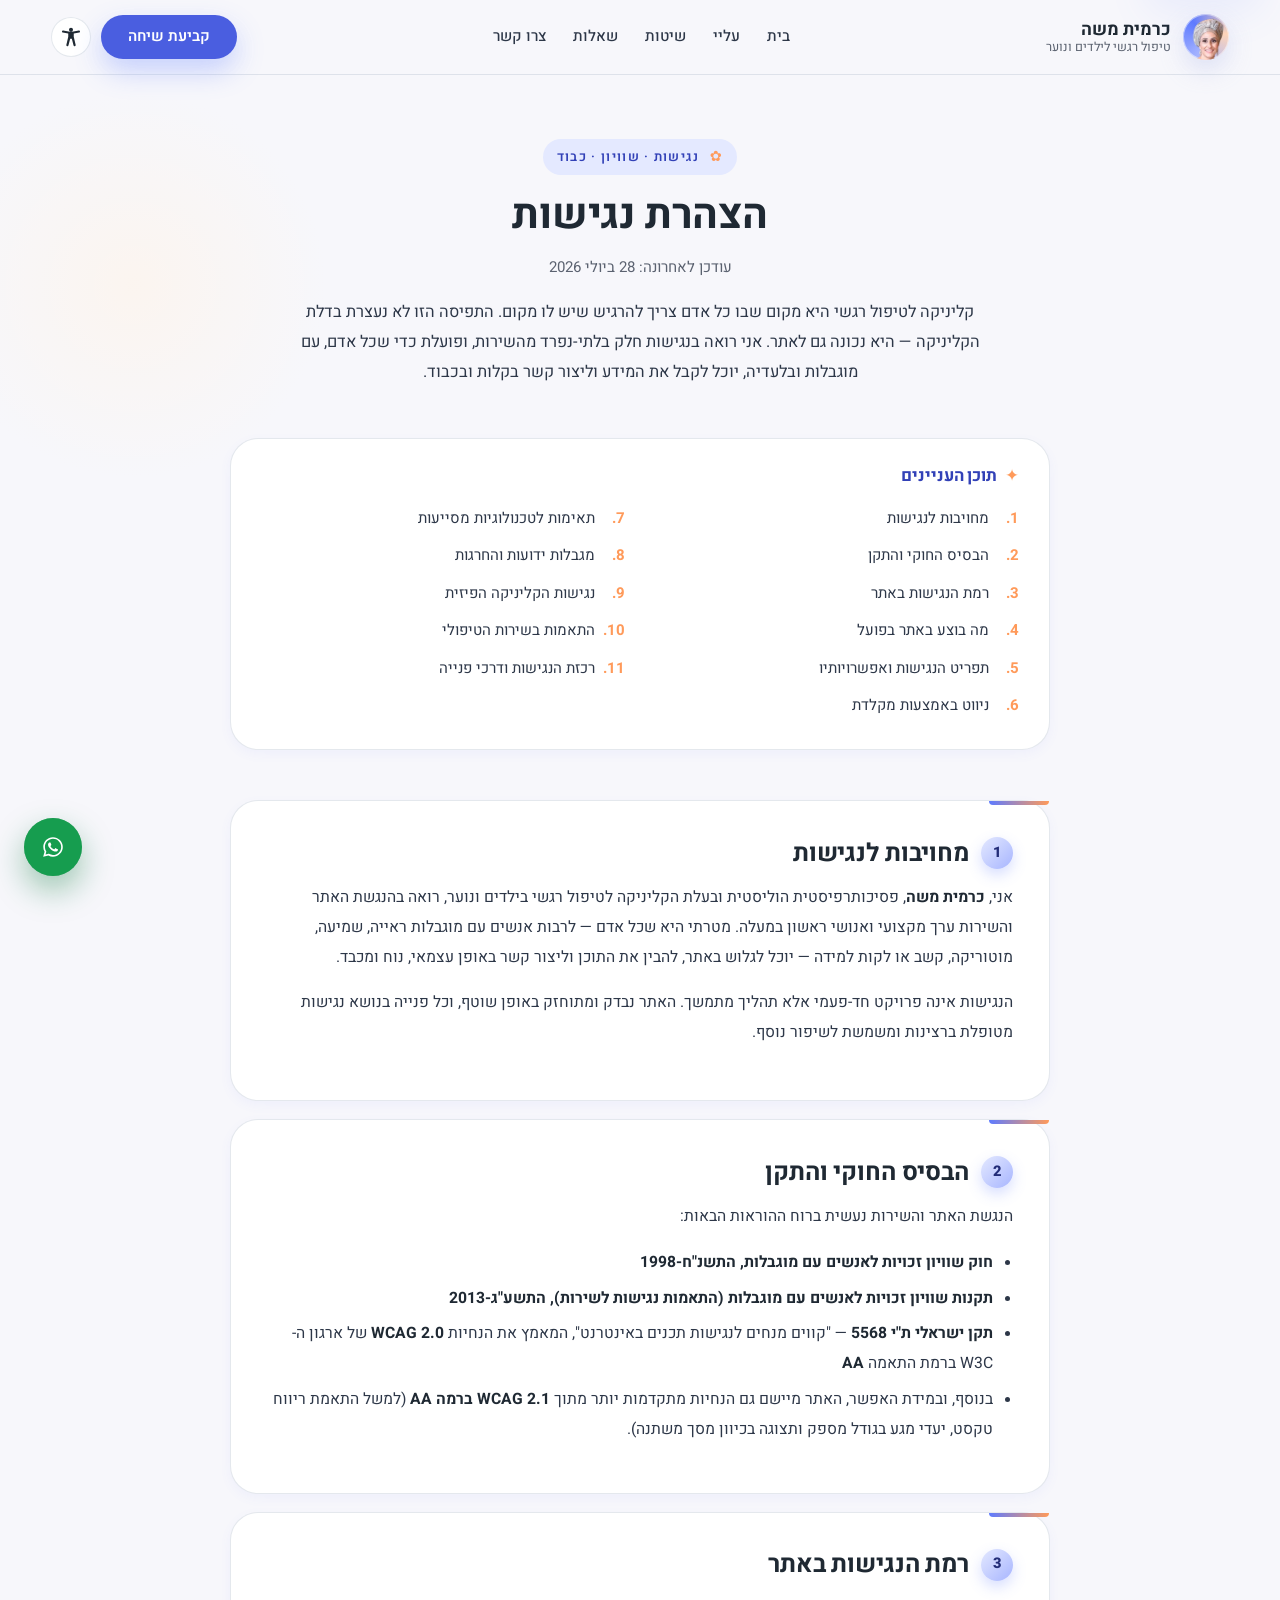
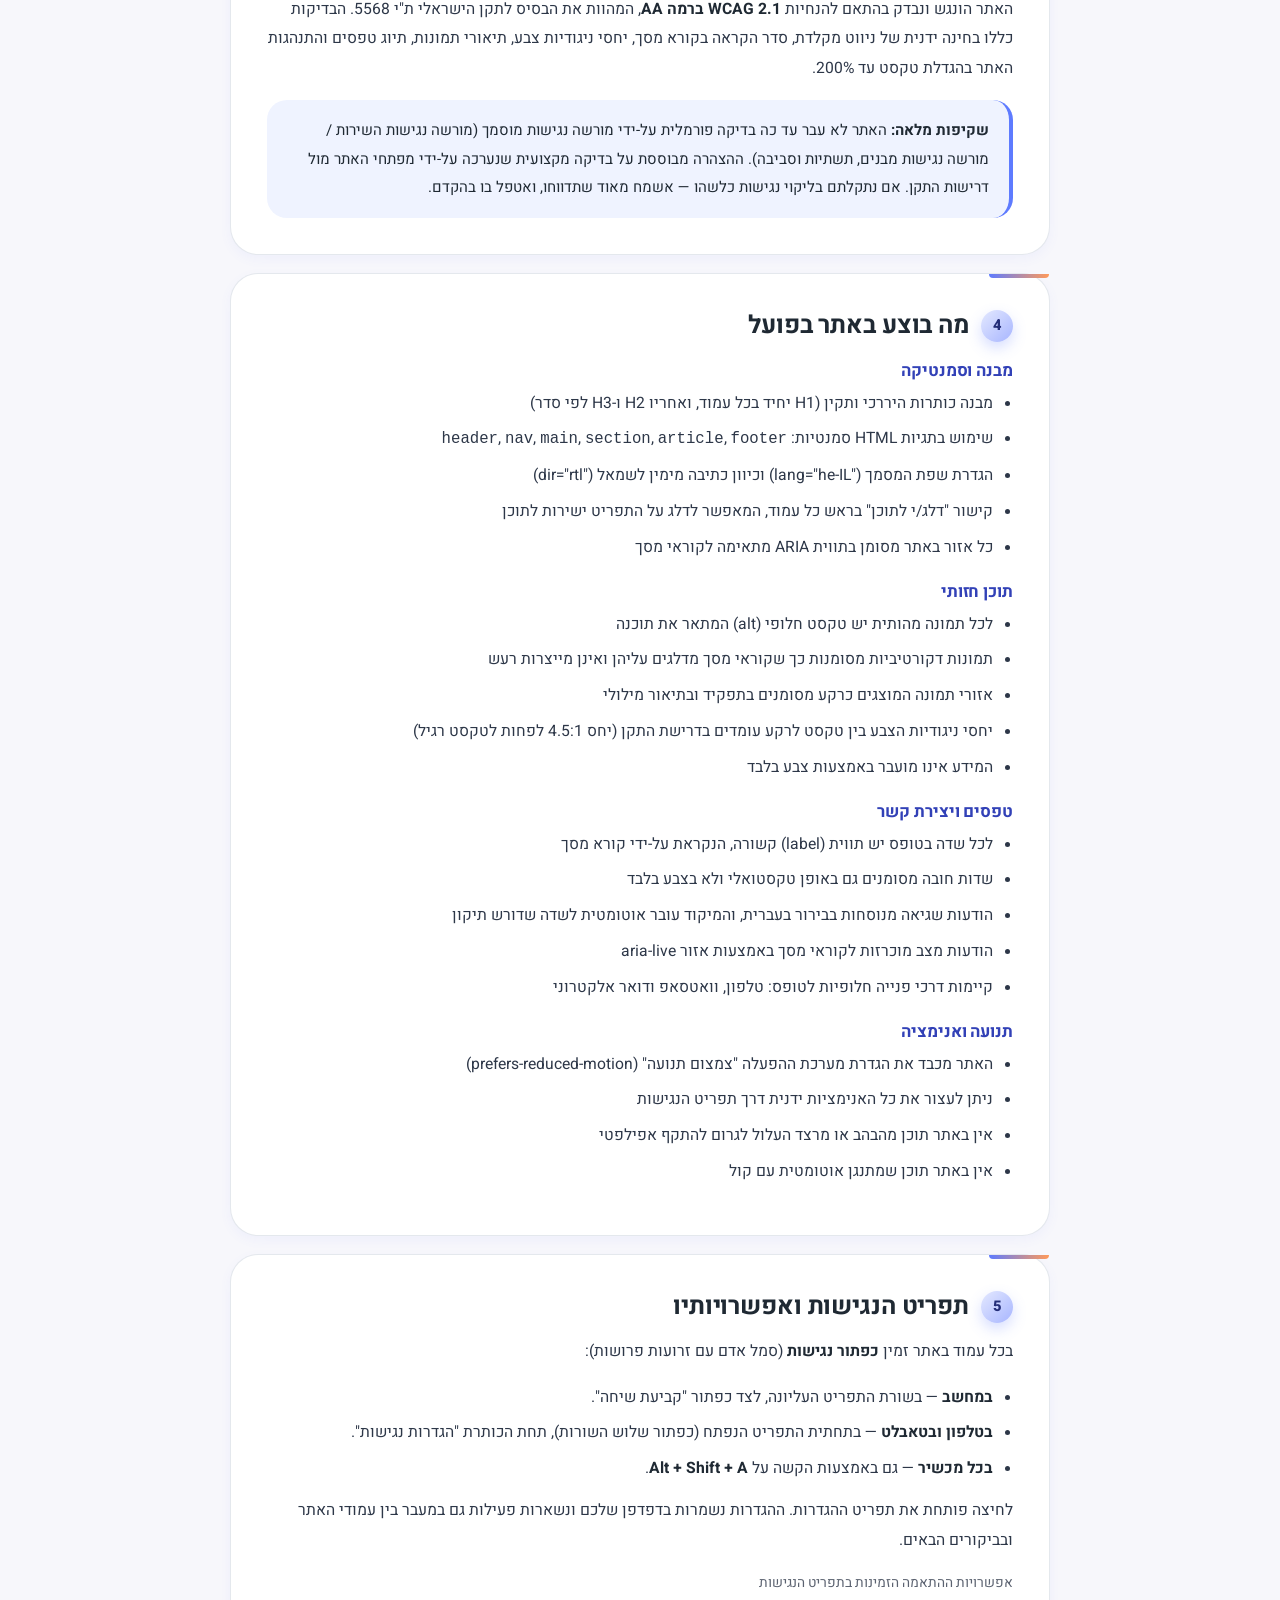
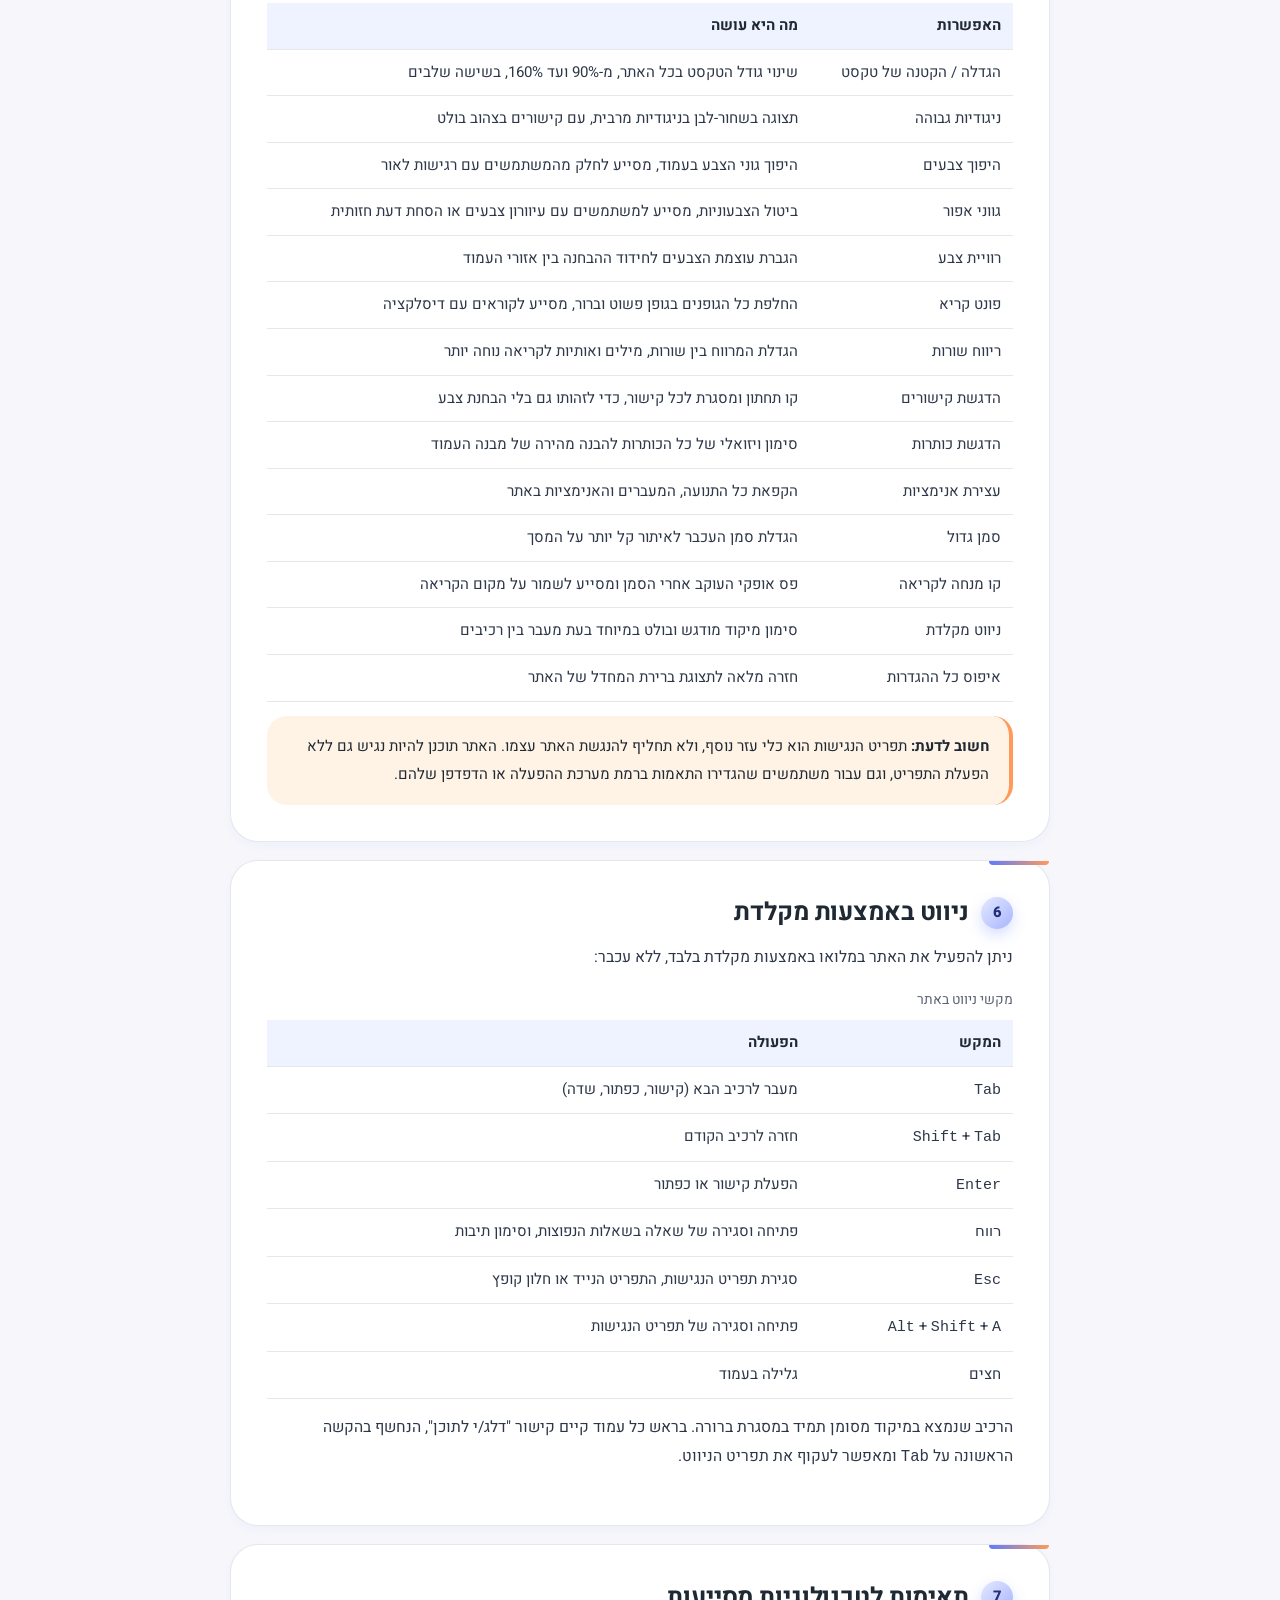
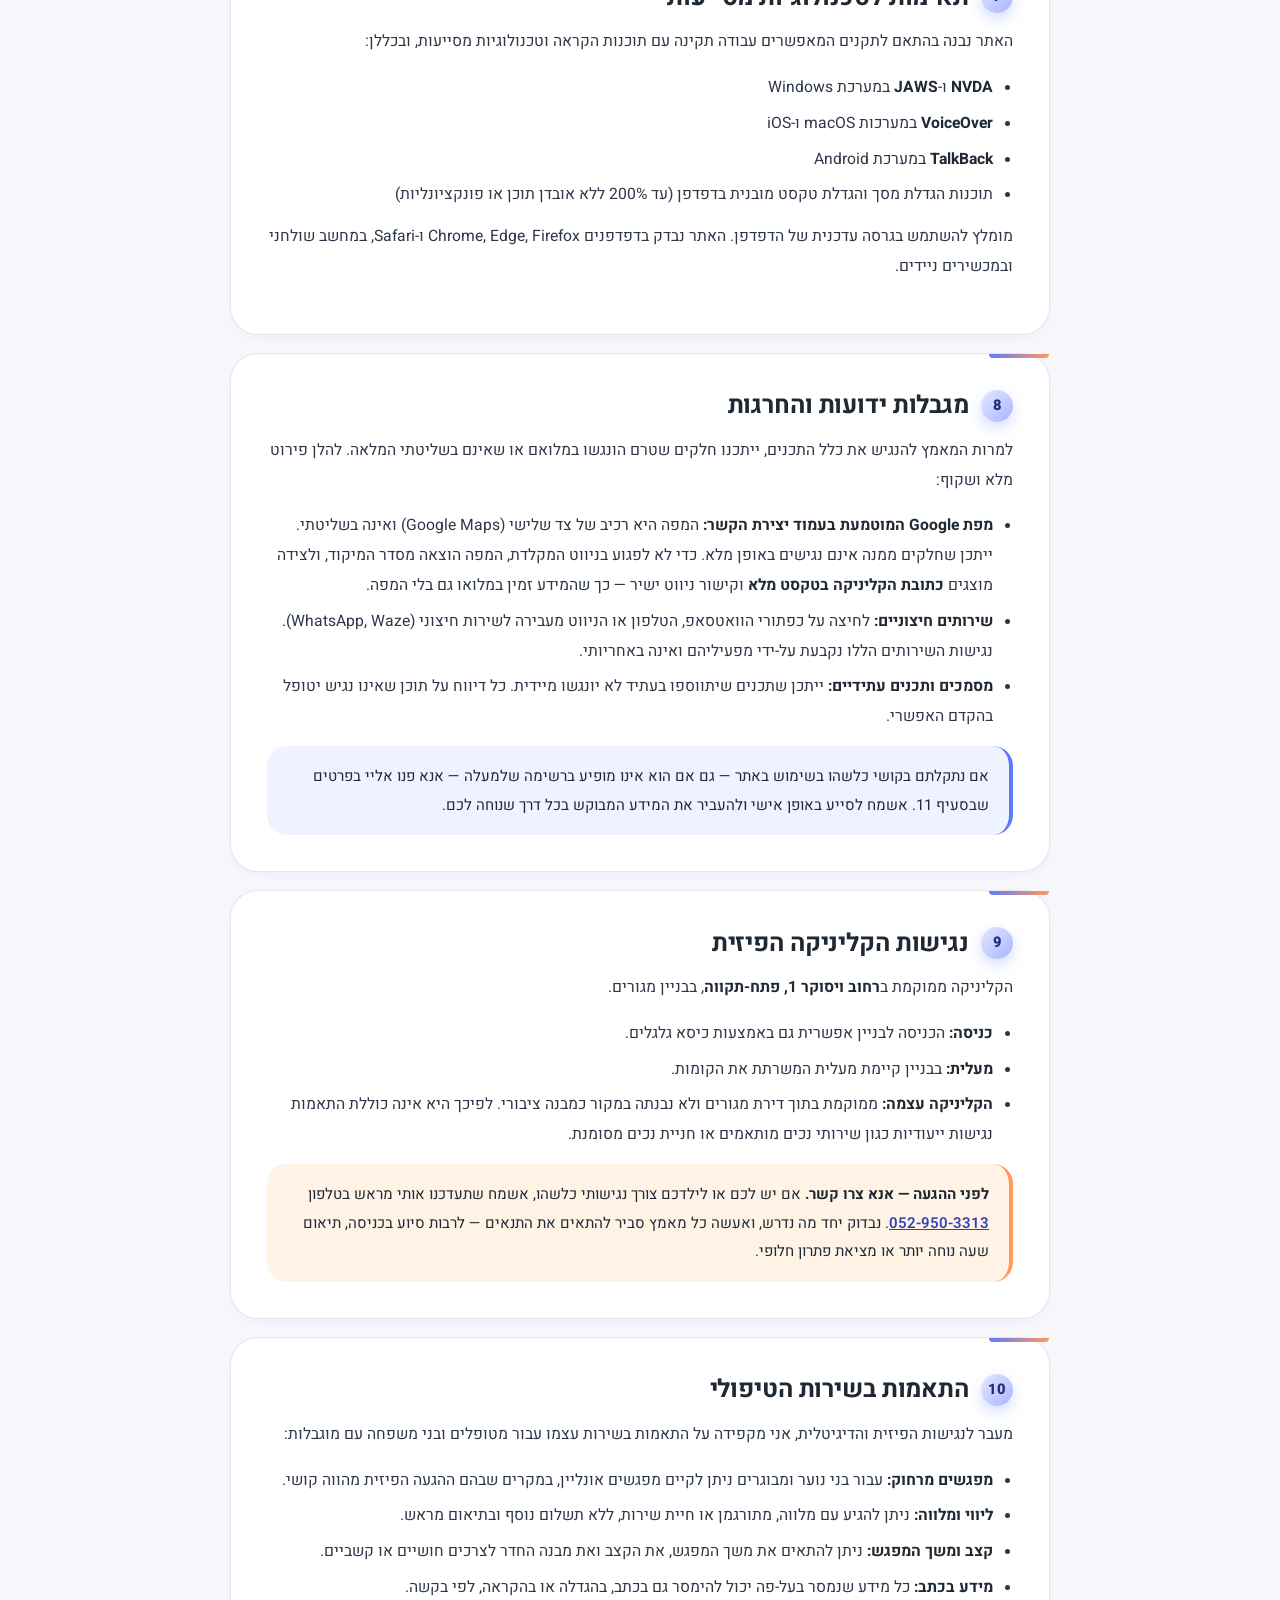
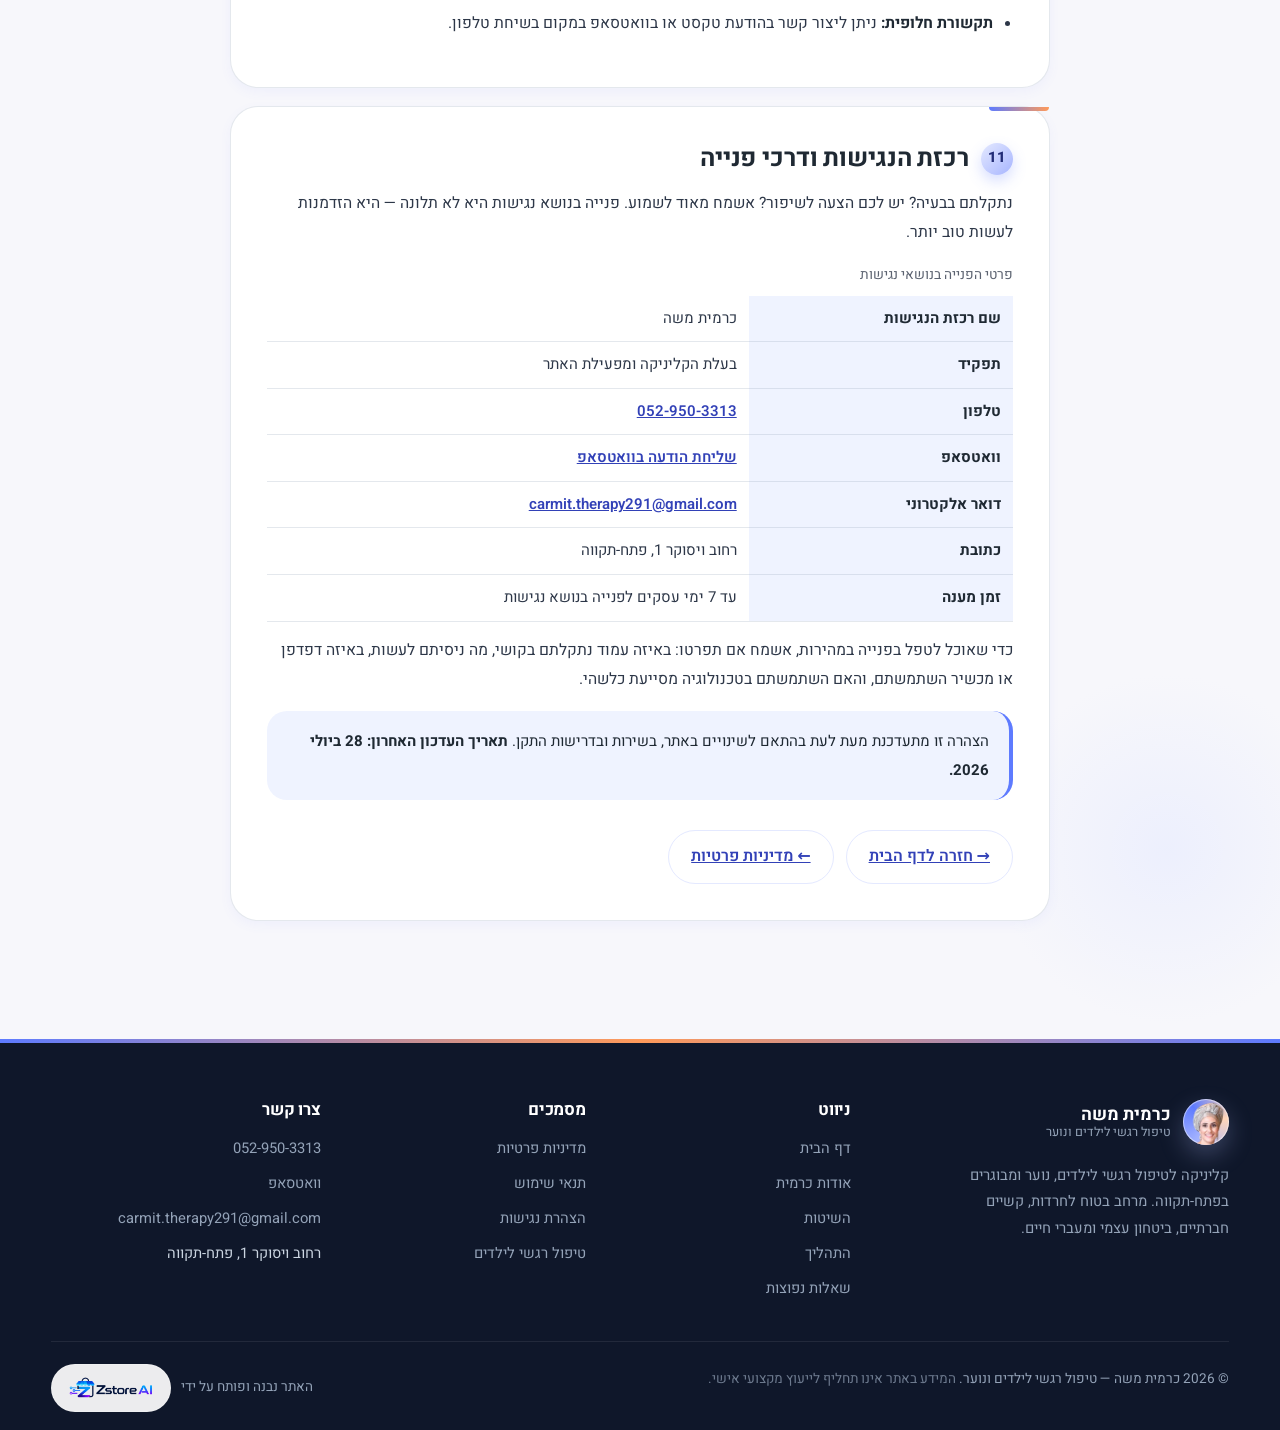
<file: accessibility.html>
<!DOCTYPE html>
<html lang="he-IL" dir="rtl">
<head>
  <meta charset="UTF-8">
  <title>הצהרת נגישות | כרמית משה – טיפול רגשי לילדים ונוער</title>
  <meta name="viewport" content="width=device-width, initial-scale=1.0">

  <link rel="icon" type="image/x-icon" href="/favicon.ico">
  <link rel="icon" type="image/png" sizes="32x32" href="/favicon-32x32.png">
  <link rel="icon" type="image/png" sizes="16x16" href="/favicon-16x16.png">
  <link rel="apple-touch-icon" href="/apple-touch-icon.png">
  <link rel="manifest" href="/site.webmanifest">

  <meta name="description" content="הצהרת הנגישות של אתר כרמית משה – טיפול רגשי לילדים ונוער בפתח תקווה. רמת הנגישות באתר, אמצעי הסיוע הזמינים, נגישות הקליניקה ודרכי פנייה לרכזת הנגישות.">
  <meta name="robots" content="index,follow,max-image-preview:large">
  <meta name="theme-color" content="#2D3F35">
  <meta name="referrer" content="strict-origin-when-cross-origin">
  <meta name="author" content="כרמית משה">
  <link rel="canonical" href="https://carmit-therapy.com/accessibility.html">
  <link rel="alternate" hreflang="he-IL" href="https://carmit-therapy.com/accessibility.html">
  <link rel="alternate" hreflang="x-default" href="https://carmit-therapy.com/accessibility.html">

  <meta property="og:locale" content="he_IL">
  <meta property="og:type" content="website">
  <meta property="og:title" content="הצהרת נגישות | כרמית משה">
  <meta property="og:description" content="הצהרת הנגישות של אתר כרמית משה – טיפול רגשי לילדים ונוער בפתח תקווה.">
  <meta property="og:url" content="https://carmit-therapy.com/accessibility.html">
  <meta property="og:site_name" content="כרמית משה – טיפול רגשי לילדים ונוער">
  <meta property="og:image" content="https://carmit-therapy.com/image/og-share.png">
  <meta property="og:image:type" content="image/png">
  <meta property="og:image:width" content="1200">
  <meta property="og:image:height" content="630">
  <meta property="og:image:alt" content="כרמית משה – פסיכותרפיסטית הוליסטית לילדים ונוער בפתח תקווה">
  <meta name="twitter:card" content="summary_large_image">
  <meta name="twitter:title" content="הצהרת נגישות | כרמית משה">
  <meta name="twitter:description" content="הצהרת הנגישות של אתר כרמית משה – טיפול רגשי לילדים ונוער.">
  <meta name="twitter:image" content="https://carmit-therapy.com/image/og-share.png">

  <link rel="stylesheet" href="/style.css?v=20260728">
  <script src="/js/a11y-init.js?v=20260728"></script>

  <script type="application/ld+json">
  {
    "@context": "https://schema.org",
    "@graph": [
      {
        "@type": "WebPage",
        "@id": "https://carmit-therapy.com/accessibility.html#webpage",
        "url": "https://carmit-therapy.com/accessibility.html",
        "name": "הצהרת נגישות | כרמית משה – טיפול רגשי לילדים ונוער",
        "description": "הצהרת הנגישות של אתר כרמית משה – רמת הנגישות באתר, אמצעי הסיוע הזמינים, נגישות הקליניקה ודרכי פנייה.",
        "inLanguage": "he-IL",
        "isPartOf": {"@id": "https://carmit-therapy.com/#website"},
        "about": {"@id": "https://carmit-therapy.com/#business"},
        "dateModified": "2026-07-28",
        "breadcrumb": {"@id": "https://carmit-therapy.com/accessibility.html#breadcrumb"}
      },
      {
        "@type": "BreadcrumbList",
        "@id": "https://carmit-therapy.com/accessibility.html#breadcrumb",
        "itemListElement": [
          {"@type": "ListItem", "position": 1, "name": "דף הבית", "item": "https://carmit-therapy.com/"},
          {"@type": "ListItem", "position": 2, "name": "הצהרת נגישות", "item": "https://carmit-therapy.com/accessibility.html"}
        ]
      }
    ]
  }
  </script>
</head>

<body>

<a class="skip-link" href="#main-content">דלג/י לתוכן</a>
<div class="read-progress" aria-hidden="true"></div>

<header class="site-header" id="siteHeader">
  <div class="container header-inner">
    <a class="logo logo-link" href="/" aria-label="חזרה לדף הבית">
      <div class="logo-mark">
        <picture>
          <source srcset="/image/carmit-mark.webp" type="image/webp">
          <img src="/image/carmit-mark.png" alt="" width="46" height="46" decoding="async">
        </picture>
      </div>
      <div class="logo-text">
        <span class="logo-title">כרמית משה</span>
        <span class="logo-subtitle">טיפול רגשי לילדים ונוער</span>
      </div>
    </a>
    <nav class="main-nav" aria-label="תפריט ראשי">
      <ul>
        <li><a href="/">בית</a></li>
        <li><a href="/#about">עליי</a></li>
        <li><a href="/#methods">שיטות</a></li>
        <li><a href="/#faq">שאלות</a></li>
        <li><a href="/#contact">צרו קשר</a></li>
      </ul>
    </nav>
    <div class="header-cta">
      <a href="/#contact" class="btn primary">קביעת שיחה</a>
      <button class="nav-toggle" type="button" aria-label="פתיחת תפריט" aria-expanded="false"><span></span><span></span><span></span></button>
    </div>
  </div>
</header>

<main class="legal-page" id="main-content" tabindex="-1">
  <div class="container">

    <div class="legal-hero">
      <span class="eyebrow">נגישות · שוויון · כבוד</span>
      <h1>הצהרת נגישות</h1>
      <p class="legal-meta">עודכן לאחרונה: 28 ביולי 2026</p>
      <p class="legal-lead">
        קליניקה לטיפול רגשי היא מקום שבו כל אדם צריך להרגיש שיש לו מקום. התפיסה הזו לא נעצרת בדלת
        הקליניקה — היא נכונה גם לאתר. אני רואה בנגישות חלק בלתי-נפרד מהשירות, ופועלת כדי שכל אדם,
        עם מוגבלות ובלעדיה, יוכל לקבל את המידע וליצור קשר בקלות ובכבוד.
      </p>
    </div>

    <nav class="legal-toc" aria-label="תוכן עניינים">
      <h2>תוכן העניינים</h2>
      <ol>
        <li><a href="#sec-1">מחויבות לנגישות</a></li>
        <li><a href="#sec-2">הבסיס החוקי והתקן</a></li>
        <li><a href="#sec-3">רמת הנגישות באתר</a></li>
        <li><a href="#sec-4">מה בוצע באתר בפועל</a></li>
        <li><a href="#sec-5">תפריט הנגישות ואפשרויותיו</a></li>
        <li><a href="#sec-6">ניווט באמצעות מקלדת</a></li>
        <li><a href="#sec-7">תאימות לטכנולוגיות מסייעות</a></li>
        <li><a href="#sec-8">מגבלות ידועות והחרגות</a></li>
        <li><a href="#sec-9">נגישות הקליניקה הפיזית</a></li>
        <li><a href="#sec-10">התאמות בשירות הטיפולי</a></li>
        <li><a href="#sec-11">רכזת הנגישות ודרכי פנייה</a></li>
      </ol>
    </nav>

    <div class="legal-body">

      <section class="legal-section" id="sec-1">
        <h2><span class="num">1</span>מחויבות לנגישות</h2>
        <p>
          אני, <strong>כרמית משה</strong>, פסיכותרפיסטית הוליסטית ובעלת הקליניקה לטיפול רגשי בילדים ונוער,
          רואה בהנגשת האתר והשירות ערך מקצועי ואנושי ראשון במעלה. מטרתי היא שכל אדם — לרבות אנשים עם
          מוגבלות ראייה, שמיעה, מוטוריקה, קשב או לקות למידה — יוכל לגלוש באתר, להבין את התוכן וליצור קשר
          באופן עצמאי, נוח ומכבד.
        </p>
        <p>
          הנגישות אינה פרויקט חד-פעמי אלא תהליך מתמשך. האתר נבדק ומתוחזק באופן שוטף, וכל פנייה בנושא
          נגישות מטופלת ברצינות ומשמשת לשיפור נוסף.
        </p>
      </section>

      <section class="legal-section" id="sec-2">
        <h2><span class="num">2</span>הבסיס החוקי והתקן</h2>
        <p>הנגשת האתר והשירות נעשית ברוח ההוראות הבאות:</p>
        <ul>
          <li><strong>חוק שוויון זכויות לאנשים עם מוגבלות, התשנ"ח-1998</strong></li>
          <li><strong>תקנות שוויון זכויות לאנשים עם מוגבלות (התאמות נגישות לשירות), התשע"ג-2013</strong></li>
          <li><strong>תקן ישראלי ת"י 5568</strong> — "קווים מנחים לנגישות תכנים באינטרנט", המאמץ את הנחיות
            <strong>WCAG 2.0</strong> של ארגון ה-W3C ברמת התאמה <strong>AA</strong></li>
          <li>בנוסף, ובמידת האפשר, האתר מיישם גם הנחיות מתקדמות יותר מתוך <strong>WCAG 2.1 ברמה AA</strong>
            (למשל התאמת ריווח טקסט, יעדי מגע בגודל מספק ותצוגה בכיוון מסך משתנה).</li>
        </ul>
      </section>

      <section class="legal-section" id="sec-3">
        <h2><span class="num">3</span>רמת הנגישות באתר</h2>
        <p>
          האתר הונגש ונבדק בהתאם להנחיות <strong>WCAG 2.1 ברמה AA</strong>, המהוות את הבסיס לתקן הישראלי
          ת"י 5568. הבדיקות כללו בחינה ידנית של ניווט מקלדת, סדר הקראה בקורא מסך, יחסי ניגודיות צבע,
          תיאורי תמונות, תיוג טפסים והתנהגות האתר בהגדלת טקסט עד 200%.
        </p>
        <div class="legal-callout">
          <p>
            <strong>שקיפות מלאה:</strong> האתר לא עבר עד כה בדיקה פורמלית על-ידי מורשה נגישות מוסמך
            (מורשה נגישות השירות / מורשה נגישות מבנים, תשתיות וסביבה). ההצהרה מבוססת על בדיקה מקצועית
            שנערכה על-ידי מפתחי האתר מול דרישות התקן. אם נתקלתם בליקוי נגישות כלשהו — אשמח מאוד שתדווחו,
            ואטפל בו בהקדם.
          </p>
        </div>
      </section>

      <section class="legal-section" id="sec-4">
        <h2><span class="num">4</span>מה בוצע באתר בפועל</h2>
        <h3>מבנה וסמנטיקה</h3>
        <ul>
          <li>מבנה כותרות היררכי ותקין (H1 יחיד בכל עמוד, ואחריו H2 ו-H3 לפי סדר)</li>
          <li>שימוש בתגיות HTML סמנטיות: <code>header</code>, <code>nav</code>, <code>main</code>, <code>section</code>, <code>article</code>, <code>footer</code></li>
          <li>הגדרת שפת המסמך (<span dir="ltr">lang="he-IL"</span>) וכיוון כתיבה מימין לשמאל (<span dir="ltr">dir="rtl"</span>)</li>
          <li>קישור "דלג/י לתוכן" בראש כל עמוד, המאפשר לדלג על התפריט ישירות לתוכן</li>
          <li>כל אזור באתר מסומן בתווית ARIA מתאימה לקוראי מסך</li>
        </ul>

        <h3>תוכן חזותי</h3>
        <ul>
          <li>לכל תמונה מהותית יש טקסט חלופי (alt) המתאר את תוכנה</li>
          <li>תמונות דקורטיביות מסומנות כך שקוראי מסך מדלגים עליהן ואינן מייצרות רעש</li>
          <li>אזורי תמונה המוצגים כרקע מסומנים בתפקיד ובתיאור מילולי</li>
          <li>יחסי ניגודיות הצבע בין טקסט לרקע עומדים בדרישת התקן (יחס 4.5:1 לפחות לטקסט רגיל)</li>
          <li>המידע אינו מועבר באמצעות צבע בלבד</li>
        </ul>

        <h3>טפסים ויצירת קשר</h3>
        <ul>
          <li>לכל שדה בטופס יש תווית (label) קשורה, הנקראת על-ידי קורא מסך</li>
          <li>שדות חובה מסומנים גם באופן טקסטואלי ולא בצבע בלבד</li>
          <li>הודעות שגיאה מנוסחות בבירור בעברית, והמיקוד עובר אוטומטית לשדה שדורש תיקון</li>
          <li>הודעות מצב מוכרזות לקוראי מסך באמצעות אזור <span dir="ltr">aria-live</span></li>
          <li>קיימות דרכי פנייה חלופיות לטופס: טלפון, וואטסאפ ודואר אלקטרוני</li>
        </ul>

        <h3>תנועה ואנימציה</h3>
        <ul>
          <li>האתר מכבד את הגדרת מערכת ההפעלה "צמצום תנועה" (<span dir="ltr">prefers-reduced-motion</span>)</li>
          <li>ניתן לעצור את כל האנימציות ידנית דרך תפריט הנגישות</li>
          <li>אין באתר תוכן מהבהב או מרצד העלול לגרום להתקף אפילפטי</li>
          <li>אין באתר תוכן שמתנגן אוטומטית עם קול</li>
        </ul>
      </section>

      <section class="legal-section" id="sec-5">
        <h2><span class="num">5</span>תפריט הנגישות ואפשרויותיו</h2>
        <p>
          בכל עמוד באתר זמין <strong>כפתור נגישות</strong> (סמל אדם עם זרועות פרושות):
        </p>
        <ul>
          <li><strong>במחשב</strong> — בשורת התפריט העליונה, לצד כפתור "קביעת שיחה".</li>
          <li><strong>בטלפון ובטאבלט</strong> — בתחתית התפריט הנפתח (כפתור שלוש השורות), תחת הכותרת "הגדרות נגישות".</li>
          <li><strong>בכל מכשיר</strong> — גם באמצעות הקשה על <strong>Alt + Shift + A</strong>.</li>
        </ul>
        <p>
          לחיצה פותחת את תפריט ההגדרות. ההגדרות נשמרות בדפדפן שלכם ונשארות פעילות גם במעבר בין
          עמודי האתר ובביקורים הבאים.
        </p>

        <div class="legal-table-wrap">
          <table class="legal-table">
            <caption>אפשרויות ההתאמה הזמינות בתפריט הנגישות</caption>
            <thead>
              <tr><th scope="col">האפשרות</th><th scope="col">מה היא עושה</th></tr>
            </thead>
            <tbody>
              <tr><td>הגדלה / הקטנה של טקסט</td><td>שינוי גודל הטקסט בכל האתר, מ-90% ועד 160%, בשישה שלבים</td></tr>
              <tr><td>ניגודיות גבוהה</td><td>תצוגה בשחור-לבן בניגודיות מרבית, עם קישורים בצהוב בולט</td></tr>
              <tr><td>היפוך צבעים</td><td>היפוך גוני הצבע בעמוד, מסייע לחלק מהמשתמשים עם רגישות לאור</td></tr>
              <tr><td>גווני אפור</td><td>ביטול הצבעוניות, מסייע למשתמשים עם עיוורון צבעים או הסחת דעת חזותית</td></tr>
              <tr><td>רוויית צבע</td><td>הגברת עוצמת הצבעים לחידוד ההבחנה בין אזורי העמוד</td></tr>
              <tr><td>פונט קריא</td><td>החלפת כל הגופנים בגופן פשוט וברור, מסייע לקוראים עם דיסלקציה</td></tr>
              <tr><td>ריווח שורות</td><td>הגדלת המרווח בין שורות, מילים ואותיות לקריאה נוחה יותר</td></tr>
              <tr><td>הדגשת קישורים</td><td>קו תחתון ומסגרת לכל קישור, כדי לזהותו גם בלי הבחנת צבע</td></tr>
              <tr><td>הדגשת כותרות</td><td>סימון ויזואלי של כל הכותרות להבנה מהירה של מבנה העמוד</td></tr>
              <tr><td>עצירת אנימציות</td><td>הקפאת כל התנועה, המעברים והאנימציות באתר</td></tr>
              <tr><td>סמן גדול</td><td>הגדלת סמן העכבר לאיתור קל יותר על המסך</td></tr>
              <tr><td>קו מנחה לקריאה</td><td>פס אופקי העוקב אחרי הסמן ומסייע לשמור על מקום הקריאה</td></tr>
              <tr><td>ניווט מקלדת</td><td>סימון מיקוד מודגש ובולט במיוחד בעת מעבר בין רכיבים</td></tr>
              <tr><td>איפוס כל ההגדרות</td><td>חזרה מלאה לתצוגת ברירת המחדל של האתר</td></tr>
            </tbody>
          </table>
        </div>

        <div class="legal-callout legal-callout--warm">
          <p>
            <strong>חשוב לדעת:</strong> תפריט הנגישות הוא כלי עזר נוסף, ולא תחליף להנגשת האתר עצמו.
            האתר תוכנן להיות נגיש גם ללא הפעלת התפריט, וגם עבור משתמשים שהגדירו התאמות ברמת מערכת
            ההפעלה או הדפדפן שלהם.
          </p>
        </div>
      </section>

      <section class="legal-section" id="sec-6">
        <h2><span class="num">6</span>ניווט באמצעות מקלדת</h2>
        <p>ניתן להפעיל את האתר במלואו באמצעות מקלדת בלבד, ללא עכבר:</p>
        <div class="legal-table-wrap">
          <table class="legal-table">
            <caption>מקשי ניווט באתר</caption>
            <thead>
              <tr><th scope="col">המקש</th><th scope="col">הפעולה</th></tr>
            </thead>
            <tbody>
              <tr><td><kbd>Tab</kbd></td><td>מעבר לרכיב הבא (קישור, כפתור, שדה)</td></tr>
              <tr><td><kbd>Shift</kbd> + <kbd>Tab</kbd></td><td>חזרה לרכיב הקודם</td></tr>
              <tr><td><kbd>Enter</kbd></td><td>הפעלת קישור או כפתור</td></tr>
              <tr><td><kbd>רווח</kbd></td><td>פתיחה וסגירה של שאלה בשאלות הנפוצות, וסימון תיבות</td></tr>
              <tr><td><kbd>Esc</kbd></td><td>סגירת תפריט הנגישות, התפריט הנייד או חלון קופץ</td></tr>
              <tr><td><kbd>Alt</kbd> + <kbd>Shift</kbd> + <kbd>A</kbd></td><td>פתיחה וסגירה של תפריט הנגישות</td></tr>
              <tr><td>חצים</td><td>גלילה בעמוד</td></tr>
            </tbody>
          </table>
        </div>
        <p>
          הרכיב שנמצא במיקוד מסומן תמיד במסגרת ברורה. בראש כל עמוד קיים קישור "דלג/י לתוכן",
          הנחשף בהקשה הראשונה על <kbd>Tab</kbd> ומאפשר לעקוף את תפריט הניווט.
        </p>
      </section>

      <section class="legal-section" id="sec-7">
        <h2><span class="num">7</span>תאימות לטכנולוגיות מסייעות</h2>
        <p>האתר נבנה בהתאם לתקנים המאפשרים עבודה תקינה עם תוכנות הקראה וטכנולוגיות מסייעות, ובכללן:</p>
        <ul>
          <li><strong>NVDA</strong> ו-<strong>JAWS</strong> במערכת Windows</li>
          <li><strong>VoiceOver</strong> במערכות macOS ו-iOS</li>
          <li><strong>TalkBack</strong> במערכת Android</li>
          <li>תוכנות הגדלת מסך והגדלת טקסט מובנית בדפדפן (עד 200% ללא אובדן תוכן או פונקציונליות)</li>
        </ul>
        <p>
          מומלץ להשתמש בגרסה עדכנית של הדפדפן. האתר נבדק בדפדפנים Chrome, Edge, Firefox ו-Safari,
          במחשב שולחני ובמכשירים ניידים.
        </p>
      </section>

      <section class="legal-section" id="sec-8">
        <h2><span class="num">8</span>מגבלות ידועות והחרגות</h2>
        <p>
          למרות המאמץ להנגיש את כלל התכנים, ייתכנו חלקים שטרם הונגשו במלואם או שאינם בשליטתי המלאה.
          להלן פירוט מלא ושקוף:
        </p>
        <ul>
          <li>
            <strong>מפת Google המוטמעת בעמוד יצירת הקשר:</strong> המפה היא רכיב של צד שלישי
            (Google Maps) ואינה בשליטתי. ייתכן שחלקים ממנה אינם נגישים באופן מלא. כדי לא לפגוע
            בניווט המקלדת, המפה הוצאה מסדר המיקוד, ולצידה מוצגים <strong>כתובת הקליניקה בטקסט מלא</strong>
            וקישור ניווט ישיר — כך שהמידע זמין במלואו גם בלי המפה.
          </li>
          <li>
            <strong>שירותים חיצוניים:</strong> לחיצה על כפתורי הוואטסאפ, הטלפון או הניווט מעבירה
            לשירות חיצוני (WhatsApp, Waze). נגישות השירותים הללו נקבעת על-ידי מפעיליהם ואינה באחריותי.
          </li>
          <li>
            <strong>מסמכים ותכנים עתידיים:</strong> ייתכן שתכנים שיתווספו בעתיד לא יונגשו מיידית.
            כל דיווח על תוכן שאינו נגיש יטופל בהקדם האפשרי.
          </li>
        </ul>
        <div class="legal-callout">
          <p>
            אם נתקלתם בקושי כלשהו בשימוש באתר — גם אם הוא אינו מופיע ברשימה שלמעלה — אנא פנו אליי
            בפרטים שבסעיף 11. אשמח לסייע באופן אישי ולהעביר את המידע המבוקש בכל דרך שנוחה לכם.
          </p>
        </div>
      </section>

      <section class="legal-section" id="sec-9">
        <h2><span class="num">9</span>נגישות הקליניקה הפיזית</h2>
        <p>
          הקליניקה ממוקמת ב<strong>רחוב ויסוקר 1, פתח-תקווה</strong>, בבניין מגורים.
        </p>
        <ul>
          <li><strong>כניסה:</strong> הכניסה לבניין אפשרית גם באמצעות כיסא גלגלים.</li>
          <li><strong>מעלית:</strong> בבניין קיימת מעלית המשרתת את הקומות.</li>
          <li><strong>הקליניקה עצמה:</strong> ממוקמת בתוך דירת מגורים ולא נבנתה במקור כמבנה ציבורי.
            לפיכך היא אינה כוללת התאמות נגישות ייעודיות כגון שירותי נכים מותאמים או חניית נכים מסומנת.</li>
        </ul>
        <div class="legal-callout legal-callout--warm">
          <p>
            <strong>לפני ההגעה — אנא צרו קשר.</strong> אם יש לכם או לילדכם צורך נגישותי כלשהו,
            אשמח שתעדכנו אותי מראש בטלפון <a href="tel:+972529503313">052-950-3313</a>.
            נבדוק יחד מה נדרש, ואעשה כל מאמץ סביר להתאים את התנאים —
            לרבות סיוע בכניסה, תיאום שעה נוחה יותר או מציאת פתרון חלופי.
          </p>
        </div>
      </section>

      <section class="legal-section" id="sec-10">
        <h2><span class="num">10</span>התאמות בשירות הטיפולי</h2>
        <p>
          מעבר לנגישות הפיזית והדיגיטלית, אני מקפידה על התאמות בשירות עצמו עבור מטופלים ובני משפחה
          עם מוגבלות:
        </p>
        <ul>
          <li><strong>מפגשים מרחוק:</strong> עבור בני נוער ומבוגרים ניתן לקיים מפגשים אונליין,
            במקרים שבהם ההגעה הפיזית מהווה קושי.</li>
          <li><strong>ליווי ומלווה:</strong> ניתן להגיע עם מלווה, מתורגמן או חיית שירות, ללא תשלום נוסף
            ובתיאום מראש.</li>
          <li><strong>קצב ומשך המפגש:</strong> ניתן להתאים את משך המפגש, את הקצב ואת מבנה החדר
            לצרכים חושיים או קשביים.</li>
          <li><strong>מידע בכתב:</strong> כל מידע שנמסר בעל-פה יכול להימסר גם בכתב, בהגדלה או בהקראה,
            לפי בקשה.</li>
          <li><strong>תקשורת חלופית:</strong> ניתן ליצור קשר בהודעת טקסט או בוואטסאפ במקום בשיחת טלפון.</li>
        </ul>
      </section>

      <section class="legal-section" id="sec-11">
        <h2><span class="num">11</span>רכזת הנגישות ודרכי פנייה</h2>
        <p>
          נתקלתם בבעיה? יש לכם הצעה לשיפור? אשמח מאוד לשמוע. פנייה בנושא נגישות היא לא תלונה —
          היא הזדמנות לעשות טוב יותר.
        </p>
        <div class="legal-table-wrap">
          <table class="legal-table">
            <caption>פרטי הפנייה בנושאי נגישות</caption>
            <tbody>
              <tr><th scope="row">שם רכזת הנגישות</th><td>כרמית משה</td></tr>
              <tr><th scope="row">תפקיד</th><td>בעלת הקליניקה ומפעילת האתר</td></tr>
              <tr><th scope="row">טלפון</th><td><a href="tel:+972529503313">052-950-3313</a></td></tr>
              <tr><th scope="row">וואטסאפ</th><td><a href="https://wa.me/972529503313?text=%D7%A9%D7%9C%D7%95%D7%9D%20%D7%9B%D7%A8%D7%9E%D7%99%D7%AA%2C%20%D7%A4%D7%A0%D7%99%D7%99%D7%94%20%D7%91%D7%A0%D7%95%D7%A9%D7%90%20%D7%A0%D7%92%D7%99%D7%A9%D7%95%D7%AA%20%D7%91%D7%90%D7%AA%D7%A8" target="_blank" rel="noopener noreferrer">שליחת הודעה בוואטסאפ</a></td></tr>
              <tr><th scope="row">דואר אלקטרוני</th><td><a href="mailto:carmit.therapy291@gmail.com?subject=%D7%A4%D7%A0%D7%99%D7%99%D7%94%20%D7%91%D7%A0%D7%95%D7%A9%D7%90%20%D7%A0%D7%92%D7%99%D7%A9%D7%95%D7%AA">carmit.therapy291@gmail.com</a></td></tr>
              <tr><th scope="row">כתובת</th><td>רחוב ויסוקר 1, פתח-תקווה</td></tr>
              <tr><th scope="row">זמן מענה</th><td>עד 7 ימי עסקים לפנייה בנושא נגישות</td></tr>
            </tbody>
          </table>
        </div>
        <p>
          כדי שאוכל לטפל בפנייה במהירות, אשמח אם תפרטו: באיזה עמוד נתקלתם בקושי, מה ניסיתם לעשות,
          באיזה דפדפן או מכשיר השתמשתם, והאם השתמשתם בטכנולוגיה מסייעת כלשהי.
        </p>
        <div class="legal-callout">
          <p>
            הצהרה זו מתעדכנת מעת לעת בהתאם לשינויים באתר, בשירות ובדרישות התקן.
            <strong>תאריך העדכון האחרון: 28 ביולי 2026.</strong>
          </p>
        </div>
        <a class="legal-back" href="/">→ חזרה לדף הבית</a>
        &nbsp;
        <a class="legal-back" href="/privacy.html">← מדיניות פרטיות</a>
      </section>

    </div>
  </div>
</main>

<a href="https://wa.me/972529503313?text=%D7%A9%D7%9C%D7%95%D7%9D%20%D7%9B%D7%A8%D7%9E%D7%99%D7%AA%2C%20%D7%A8%D7%90%D7%99%D7%AA%D7%99%20%D7%90%D7%AA%20%D7%94%D7%90%D7%AA%D7%A8%20%D7%A9%D7%9C%D7%9A%20%D7%95%D7%90%D7%A9%D7%9E%D7%97%20%D7%9C%D7%AA%D7%90%D7%9D%20%D7%A9%D7%99%D7%97%D7%AA%20%D7%94%D7%99%D7%9B%D7%A8%D7%95%D7%AA.%20%D7%AA%D7%95%D7%93%D7%94%21" class="chat-btn" target="_blank" rel="noopener noreferrer" aria-label="שליחת הודעה לכרמית בוואטסאפ">
  <svg xmlns="http://www.w3.org/2000/svg" viewBox="0 0 640 640" fill="currentColor" aria-hidden="true" focusable="false"><path d="M476.9 161.1C435 119.1 379.2 96 319.9 96C197.5 96 97.9 195.6 97.9 318C97.9 357.1 108.1 395.3 127.5 429L96 544L213.7 513.1C246.1 530.8 282.6 540.1 319.8 540.1L319.9 540.1C442.2 540.1 544 440.5 544 318.1C544 258.8 518.8 203.1 476.9 161.1zM319.9 502.7C286.7 502.7 254.2 493.8 225.9 477L219.2 473L149.4 491.3L168 423.2L163.6 416.2C145.1 386.8 135.4 352.9 135.4 318C135.4 216.3 218.2 133.5 320 133.5C369.3 133.5 415.6 152.7 450.4 187.6C485.2 222.5 506.6 268.8 506.5 318.1C506.5 419.9 421.6 502.7 319.9 502.7zM421.1 364.5C415.6 361.7 388.3 348.3 383.2 346.5C378.1 344.6 374.4 343.7 370.7 349.3C367 354.9 356.4 367.3 353.1 371.1C349.9 374.8 346.6 375.3 341.1 372.5C308.5 356.2 287.1 343.4 265.6 306.5C259.9 296.7 271.3 297.4 281.9 276.2C283.7 272.5 282.8 269.3 281.4 266.5C280 263.7 268.9 236.4 264.3 225.3C259.8 214.5 255.2 216 251.8 215.8C248.6 215.6 244.9 215.6 241.2 215.6C237.5 215.6 231.5 217 226.4 222.5C221.3 228.1 207 241.5 207 268.8C207 296.1 226.9 322.5 229.6 326.2C232.4 329.9 268.7 385.9 324.4 410C359.6 425.2 373.4 426.5 391 423.9C401.7 422.3 423.8 410.5 428.4 397.5C433 384.5 433 373.4 431.6 371.1C430.3 368.6 426.6 367.2 421.1 364.5z"/></svg>
</a>

<footer class="site-footer">
  <div class="container">
    <div class="footer-grid">
      <div class="footer-brand">
        <div class="logo">
          <div class="logo-mark">
            <picture>
              <source srcset="/image/carmit-mark.webp" type="image/webp">
              <img src="/image/carmit-mark.png" alt="" width="46" height="46" loading="lazy" decoding="async">
            </picture>
          </div>
          <div class="logo-text">
            <span class="logo-title">כרמית משה</span>
            <span class="logo-subtitle">טיפול רגשי לילדים ונוער</span>
          </div>
        </div>
        <p>קליניקה לטיפול רגשי לילדים, נוער ומבוגרים בפתח-תקווה. מרחב בטוח לחרדות, קשיים חברתיים, ביטחון עצמי ומעברי חיים.</p>
      </div>
      <div class="footer-col">
        <h3>ניווט</h3>
        <ul>
          <li><a href="/">דף הבית</a></li>
          <li><a href="/#about">אודות כרמית</a></li>
          <li><a href="/#methods">השיטות</a></li>
          <li><a href="/#process">התהליך</a></li>
          <li><a href="/#faq">שאלות נפוצות</a></li>
        </ul>
      </div>
      <div class="footer-col">
        <h3>מסמכים</h3>
        <ul>
          <li><a href="/privacy.html">מדיניות פרטיות</a></li>
          <li><a href="/terms.html">תנאי שימוש</a></li>
          <li><a href="/accessibility.html">הצהרת נגישות</a></li>
          <li><a href="/therapy-children-petah-tikva.html">טיפול רגשי לילדים</a></li>
        </ul>
      </div>
      <div class="footer-col">
        <h3>צרו קשר</h3>
        <ul>
          <li><a href="tel:+972529503313">052-950-3313</a></li>
          <li><a href="https://wa.me/972529503313" target="_blank" rel="noopener noreferrer">וואטסאפ</a></li>
          <li><a href="mailto:carmit.therapy291@gmail.com">carmit.therapy291@gmail.com</a></li>
          <li>רחוב ויסוקר 1, פתח-תקווה</li>
        </ul>
      </div>
    </div>
    <div class="footer-bottom">
      <p>© 2026 כרמית משה — טיפול רגשי לילדים ונוער. <span style="opacity:0.7">המידע באתר אינו תחליף לייעוץ מקצועי אישי.</span></p>
      <div class="footer-credit">
        <span>האתר נבנה ופותח על ידי</span>
        <a href="https://zstore-ai.co.il/" target="_blank" rel="noopener noreferrer" class="footer-credit-link" aria-label="Zstore AI — בניית אתרים">
          <img src="image/zstore-logo.png" alt="Zstore AI" width="652" height="217" loading="lazy" decoding="async">
        </a>
      </div>
    </div>
  </div>
</footer>

<script src="/js/site.js?v=20260728" defer></script>
<script src="/js/a11y.js?v=20260728" defer></script>

</body>
</html>
</file>
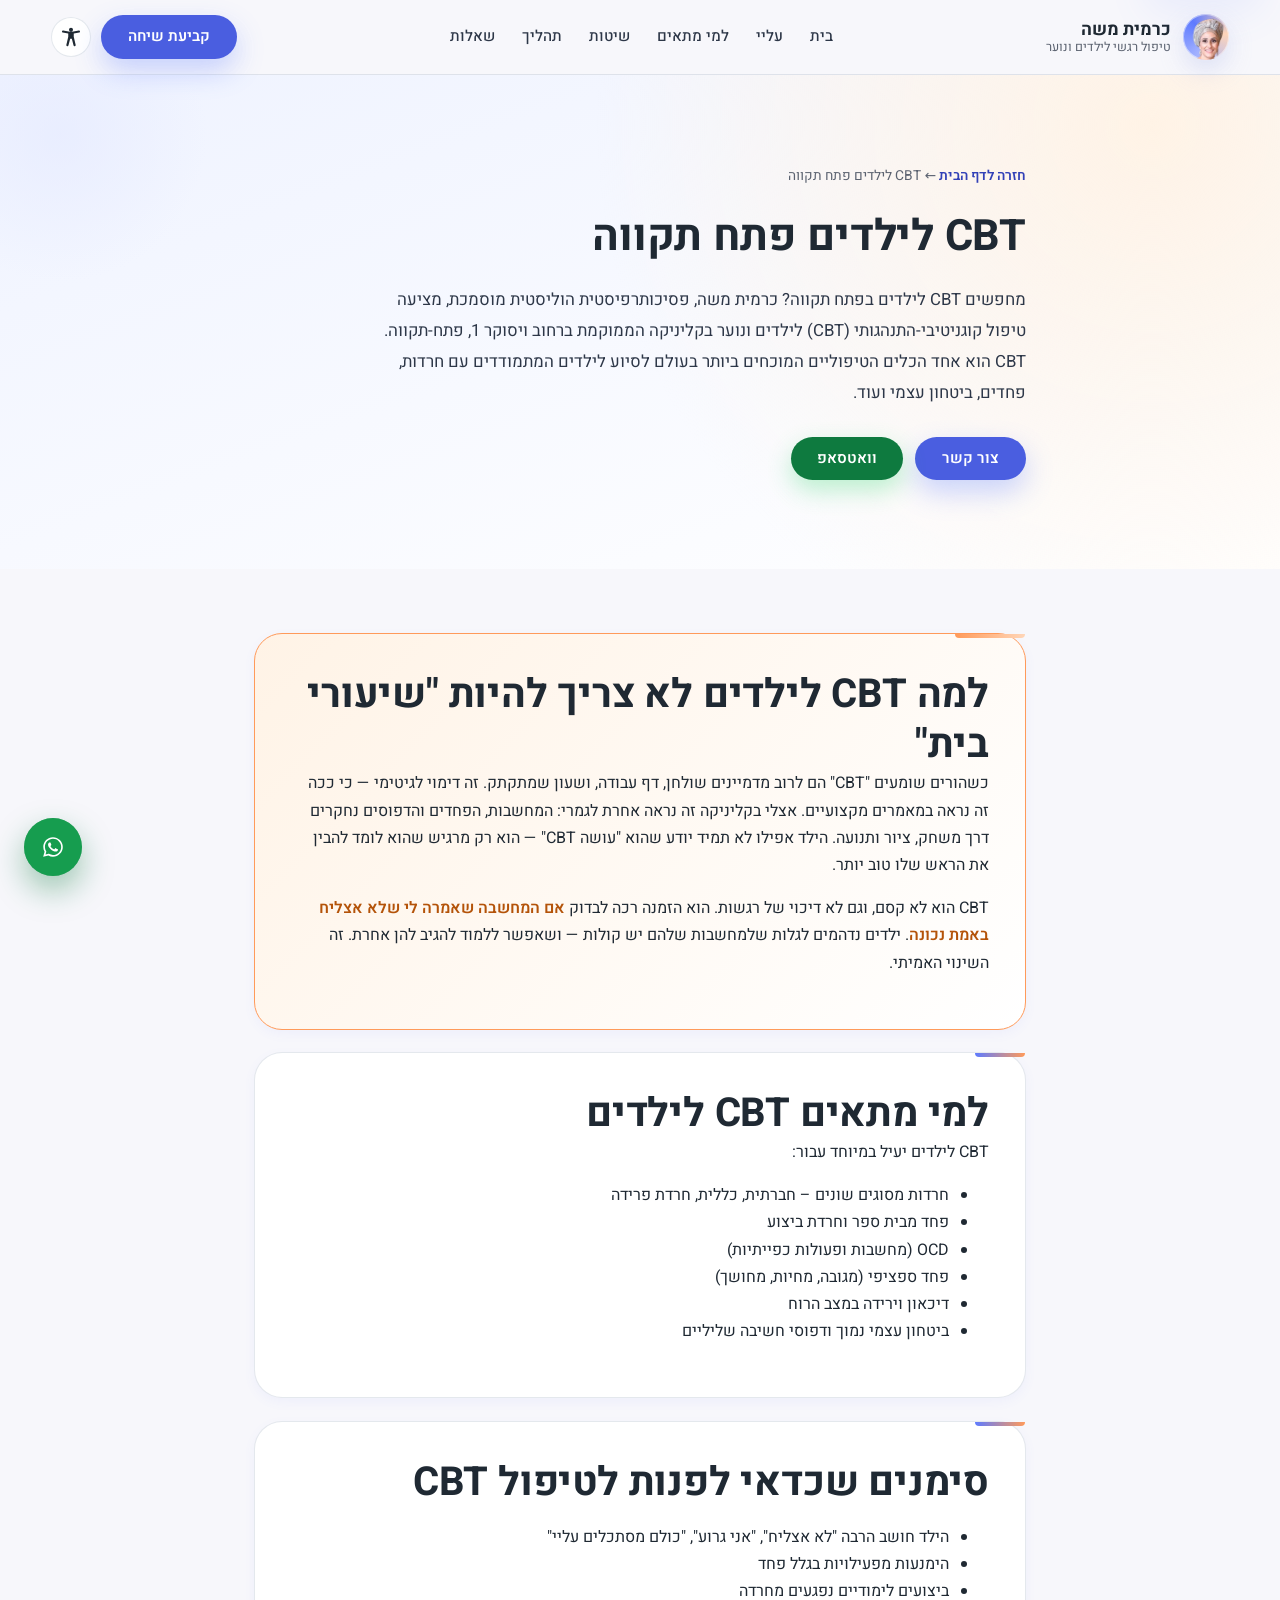
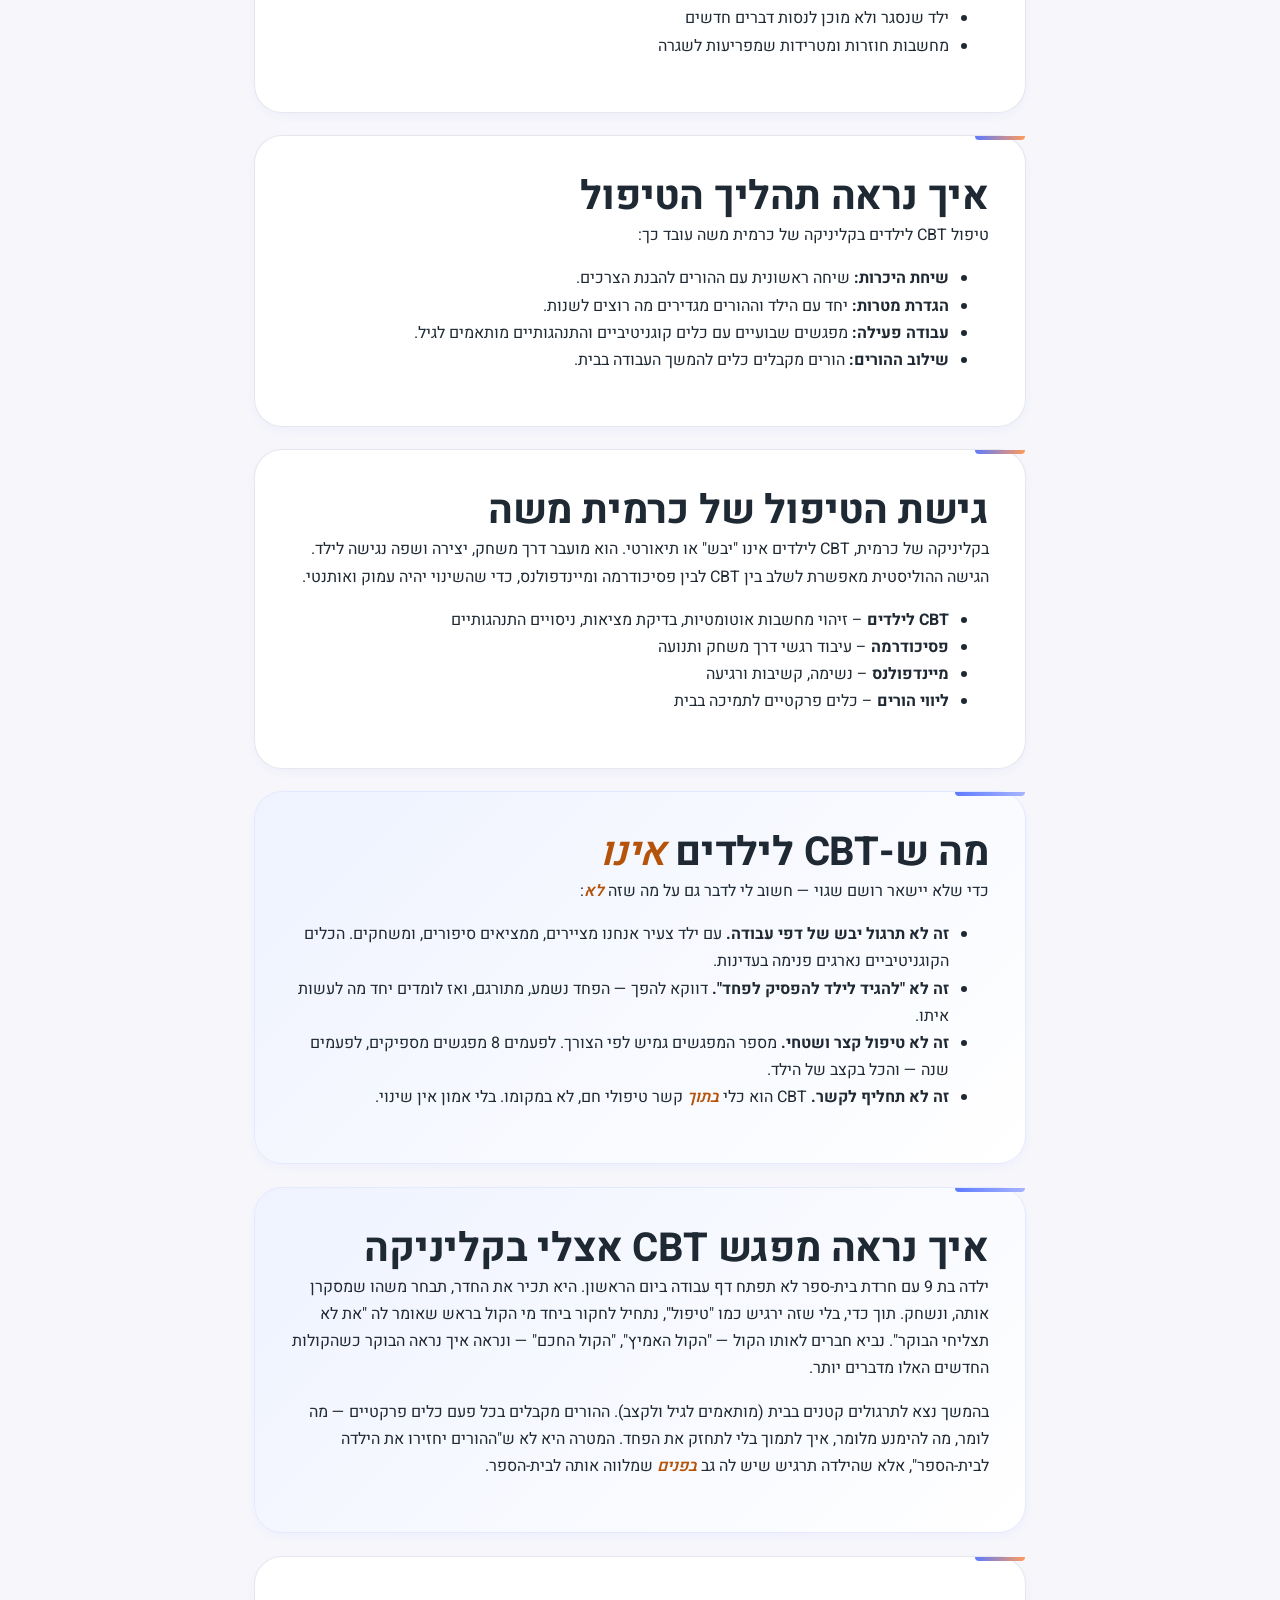
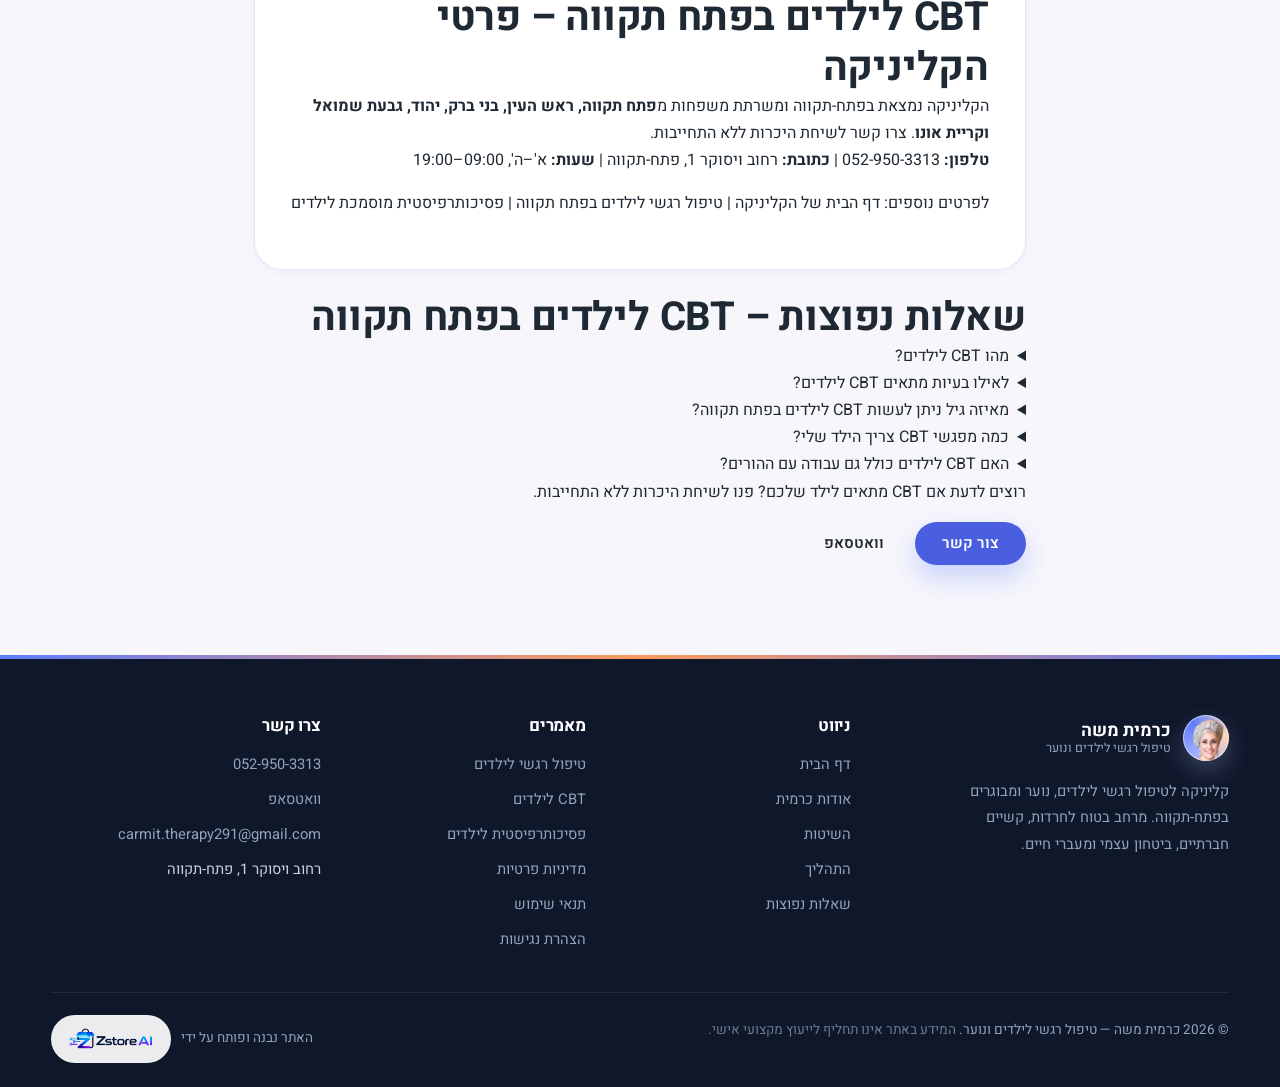
<file: cbt-children-petah-tikva.html>
<!DOCTYPE html>
<html lang="he-IL" dir="rtl">
<head>
    <meta charset="UTF-8">
    <title>CBT לילדים פתח תקווה | כרמית משה – פסיכותרפיסטית</title>
    <meta name="viewport" content="width=device-width, initial-scale=1.0">

    <!-- Favicon -->
    <link rel="icon" type="image/x-icon" href="/favicon.ico">
    <link rel="icon" type="image/png" sizes="32x32" href="/favicon-32x32.png">
    <link rel="icon" type="image/png" sizes="16x16" href="/favicon-16x16.png">
    <link rel="apple-touch-icon" href="/apple-touch-icon.png">
    <link rel="manifest" href="/site.webmanifest">

    <meta name="description" content="CBT לילדים בפתח תקווה – כרמית משה, פסיכותרפיסטית מוסמכת. שיטה מוכחת לחרדות ופחדים. שירות לפתח תקווה, ראש העין, יהוד וסביבה. לשיחת היכרות חינם.">
    <meta name="robots" content="index,follow,max-image-preview:large,max-snippet:-1">
    <meta name="theme-color" content="#2D3F35">
    <meta name="author" content="כרמית משה">
    <meta name="geo.region" content="IL-M">
    <meta name="geo.placename" content="פתח תקווה">
    <meta name="geo.position" content="32.0907;34.8975">
    <meta name="ICBM" content="32.0907, 34.8975">
    <meta name="referrer" content="strict-origin-when-cross-origin">
    <link rel="canonical" href="https://carmit-therapy.com/cbt-children-petah-tikva.html">
    <link rel="alternate" hreflang="he-IL" href="https://carmit-therapy.com/cbt-children-petah-tikva.html">
    <link rel="alternate" hreflang="x-default" href="https://carmit-therapy.com/cbt-children-petah-tikva.html">
    <meta property="og:locale" content="he_IL">
    <meta property="og:type" content="website">
    <meta property="og:title" content="CBT לילדים פתח תקווה | כרמית משה">
    <meta property="og:description" content="CBT לילדים בפתח תקווה – טיפול קוגניטיבי-התנהגותי עם כרמית משה. חרדות, פחדים, ביטחון עצמי.">
    <meta property="og:url" content="https://carmit-therapy.com/cbt-children-petah-tikva.html">
    <meta property="og:site_name" content="כרמית משה – טיפול רגשי לילדים ונוער">
    <meta property="og:image" content="https://carmit-therapy.com/image/og-share.png">
    <meta property="og:image:type" content="image/png">
    <meta property="og:image:width" content="1200">
    <meta property="og:image:height" content="630">
    <meta property="og:image:alt" content="כרמית משה – פסיכותרפיסטית הוליסטית לילדים ונוער בפתח תקווה">
    <meta name="twitter:card" content="summary_large_image">
    <meta name="twitter:title" content="CBT לילדים פתח תקווה | כרמית משה">
    <meta name="twitter:description" content="CBT לילדים בפתח תקווה – טיפול קוגניטיבי-התנהגותי עם כרמית משה, פסיכותרפיסטית מוסמכת.">
    <meta name="twitter:image" content="https://carmit-therapy.com/image/og-share.png">
    <!-- Typography is self-hosted (see the @font-face block at the top of style.css). -->
    <link rel="preload" href="/fonts/heebo-hebrew.woff2" as="font" type="font/woff2" crossorigin>
    <link rel="stylesheet" href="/style.css?v=20260728">
    <script src="/js/a11y-init.js?v=20260728"></script>
    <script type="application/ld+json">
    {
      "@context": "https://schema.org",
      "@type": "ProfessionalService",
      "@id": "https://carmit-therapy.com/#business",
      "name": "כרמית משה – טיפול רגשי לילדים ונוער",
      "description": "קליניקה לטיפול רגשי לילדים ונוער בפתח-תקווה. פסיכותרפיה הוליסטית, פסיכודרמה, CBT ומיינדפולנס.",
      "url": "https://carmit-therapy.com/",
      "mainEntityOfPage": "https://carmit-therapy.com/cbt-children-petah-tikva.html",
      "telephone": "+972-52-950-3313",
      "email": "carmit.therapy291@gmail.com",
      "priceRange": "₪₪",
      "availableLanguage": [{"@type": "Language", "name": "Hebrew"}, {"@type": "Language", "name": "English"}],
      "founder": {
        "@type": "Person",
        "name": "כרמית משה",
        "jobTitle": "פסיכותרפיסטית הוליסטית"
      },
      "geo": {
        "@type": "GeoCoordinates",
        "latitude": "32.0907",
        "longitude": "34.8975"
      },
      "serviceArea": {
        "@type": "GeoCircle",
        "geoMidpoint": {
          "@type": "GeoCoordinates",
          "latitude": "32.0907",
          "longitude": "34.8975"
        },
        "geoRadius": "15000"
      },
      "areaServed": [
        {"@type": "City", "name": "פתח-תקווה"},
        {"@type": "City", "name": "בני ברק"},
        {"@type": "City", "name": "ראש העין"},
        {"@type": "City", "name": "יהוד"},
        {"@type": "City", "name": "גבעת שמואל"},
        {"@type": "City", "name": "קריית אונו"}
      ],
      "address": { "@type": "PostalAddress", "streetAddress": "רחוב ויסוקר 1", "addressLocality": "פתח-תקווה", "addressRegion": "מרכז", "postalCode": "4900846", "addressCountry": "IL" },
      "openingHoursSpecification": [{ "@type": "OpeningHoursSpecification", "dayOfWeek": ["Sunday","Monday","Tuesday","Wednesday","Thursday"], "opens": "09:00", "closes": "19:00" }],
      "sameAs": [
        "https://maps.google.com/?cid=10782627092382521567",
        "https://www.google.com/search?kgmid=/g/11n54ytldr",
        "https://wa.me/972529503313"
      ],
      "hasMap": "https://maps.google.com/?cid=10782627092382521567"
    }
    </script>
    <script type="application/ld+json">
    {
      "@context": "https://schema.org",
      "@type": "FAQPage",
      "mainEntity": [
        { "@type": "Question", "name": "מהו CBT לילדים?", "acceptedAnswer": { "@type": "Answer", "text": "CBT (טיפול קוגניטיבי-התנהגותי) הוא גישה טיפולית מוכחת מחקרית המסייעת לילדים לזהות דפוסי חשיבה שגורמים להם מצוקה ולפתח מיומנויות התמודדות חדשות." } },
        { "@type": "Question", "name": "לאילו בעיות מתאים CBT לילדים?", "acceptedAnswer": { "@type": "Answer", "text": "CBT לילדים יעיל במיוחד לחרדות, פחדים, OCD, דיכאון, קשיי ויסות רגשי, פחד מבית ספר ועוד." } },
        { "@type": "Question", "name": "מאיזה גיל ניתן לעשות CBT לילדים בפתח תקווה?", "acceptedAnswer": { "@type": "Answer", "text": "CBT לילדים מותאם בדרך כלל לגיל 6 ומעלה. הגישה מותאמת לרמת ההתפתחות של הילד." } },
        { "@type": "Question", "name": "כמה מפגשי CBT צריך הילד שלי?", "acceptedAnswer": { "@type": "Answer", "text": "בדרך כלל מתחילים ב-10–12 מפגשים. מספר המפגשים גמיש ונקבע לפי הצורך האישי." } },
        { "@type": "Question", "name": "האם CBT לילדים כולל גם עבודה עם ההורים?", "acceptedAnswer": { "@type": "Answer", "text": "כן. בקליניקה של כרמית משה, ההורים מעורבים בתהליך דרך מפגשי הורים תקופתיים לצד הטיפול בילד." } }
      ]
    }
    </script>
    <!-- BreadcrumbList -->
    <script type="application/ld+json">
    {
      "@context": "https://schema.org",
      "@type": "BreadcrumbList",
      "@id": "https://carmit-therapy.com/cbt-children-petah-tikva.html#breadcrumb",
      "itemListElement": [
        {"@type": "ListItem", "position": 1, "name": "דף הבית", "item": "https://carmit-therapy.com/"},
        {"@type": "ListItem", "position": 2, "name": "CBT לילדים פתח תקווה", "item": "https://carmit-therapy.com/cbt-children-petah-tikva.html"}
      ]
    }
    </script>
    <!-- Page as an authored article, linked to the same business/person
         entities declared on the home page. -->
    <script type="application/ld+json">
{
      "@context": "https://schema.org",
      "@graph": [
            {
                  "@type": [
                        "WebPage",
                        "Article"
                  ],
                  "@id": "https://carmit-therapy.com/cbt-children-petah-tikva.html#webpage",
                  "url": "https://carmit-therapy.com/cbt-children-petah-tikva.html",
                  "name": "CBT לילדים פתח תקווה | כרמית משה – פסיכותרפיסטית",
                  "headline": "CBT לילדים בפתח תקווה — טיפול קוגניטיבי-התנהגותי מותאם גיל",
                  "description": "מהו CBT לילדים, לאילו קשיים הוא מתאים, איך הוא מותאם לגיל הילד ומה קורה במפגש — בקליניקה של כרמית משה בפתח-תקווה.",
                  "inLanguage": "he-IL",
                  "isPartOf": {
                        "@id": "https://carmit-therapy.com/#website"
                  },
                  "about": {
                        "@id": "https://carmit-therapy.com/#business"
                  },
                  "mentions": [
                        {
                              "@type": "Thing",
                              "name": "CBT לילדים"
                        },
                        {
                              "@type": "Thing",
                              "name": "טיפול קוגניטיבי-התנהגותי"
                        },
                        {
                              "@type": "Thing",
                              "name": "חרדה אצל ילדים"
                        }
                  ],
                  "keywords": "CBT לילדים, טיפול קוגניטיבי התנהגותי, פתח תקווה, חרדות, פחדים",
                  "author": {
                        "@id": "https://carmit-therapy.com/#carmit"
                  },
                  "publisher": {
                        "@id": "https://carmit-therapy.com/#business"
                  },
                  "datePublished": "2026-05-17",
                  "dateModified": "2026-07-28",
                  "primaryImageOfPage": {
                        "@type": "ImageObject",
                        "url": "https://carmit-therapy.com/image/og-share.png",
                        "width": 1200,
                        "height": 630
                  },
                  "breadcrumb": {
                        "@id": "https://carmit-therapy.com/cbt-children-petah-tikva.html#breadcrumb"
                  },
                  "speakable": {
                        "@type": "SpeakableSpecification",
                        "cssSelector": [
                              ".seo-intro"
                        ]
                  }
            },
            {
                  "@type": "WebSite",
                  "@id": "https://carmit-therapy.com/#website",
                  "url": "https://carmit-therapy.com/",
                  "name": "כרמית משה – טיפול רגשי לילדים ונוער",
                  "inLanguage": "he-IL",
                  "publisher": {
                        "@id": "https://carmit-therapy.com/#business"
                  }
            },
            {
                  "@type": "Person",
                  "@id": "https://carmit-therapy.com/#carmit",
                  "name": "כרמית משה",
                  "jobTitle": "פסיכותרפיסטית הוליסטית · מטפלת רגשית בילדים ונוער",
                  "url": "https://carmit-therapy.com/",
                  "worksFor": {
                        "@id": "https://carmit-therapy.com/#business"
                  }
            }
      ]
}
    </script>
</head>
<body class="seo-landing">

<a class="skip-link" href="#main-content">דלג/י לתוכן</a>
<div class="read-progress" aria-hidden="true"></div>

<header class="site-header" id="siteHeader">
    <div class="container header-inner">
        <a class="logo logo-link" href="index.html" aria-label="חזרה לדף הבית">
            <div class="logo-mark">
                <picture>
                    <source srcset="/image/carmit-mark.webp" type="image/webp">
                    <img src="/image/carmit-mark.png" alt="" width="46" height="46" decoding="async">
                </picture>
            </div>
            <div class="logo-text">
                <span class="logo-title">כרמית משה</span>
                <span class="logo-subtitle">טיפול רגשי לילדים ונוער</span>
            </div>
        </a>
        <nav class="main-nav" aria-label="תפריט ראשי">
            <ul>
                <li><a href="index.html">בית</a></li>
                <li><a href="index.html#about">עליי</a></li>
                <li><a href="index.html#for-who">למי מתאים</a></li>
                <li><a href="index.html#methods">שיטות</a></li>
                <li><a href="index.html#process">תהליך</a></li>
                <li><a href="index.html#faq">שאלות</a></li>
            </ul>
        </nav>
        <div class="header-cta">
            <a href="index.html#contact" class="btn primary">קביעת שיחה</a>
            <button class="nav-toggle" type="button" aria-label="פתיחת תפריט" aria-expanded="false">
                <span></span><span></span><span></span>
            </button>
        </div>
    </div>
</header>

<main id="main-content" tabindex="-1">

    <section class="seo-hero">
        <div class="seo-hero-inner">
            <nav class="seo-breadcrumb" aria-label="נתיב ניווט">
                <a href="index.html">חזרה לדף הבית</a>
                <span>←</span>
                <span>CBT לילדים פתח תקווה</span>
            </nav>
            <h1>CBT לילדים פתח תקווה</h1>
            <p class="seo-intro">
                מחפשים CBT לילדים בפתח תקווה? כרמית משה, פסיכותרפיסטית הוליסטית מוסמכת, מציעה טיפול קוגניטיבי-התנהגותי
                (CBT) לילדים ונוער בקליניקה הממוקמת ברחוב ויסוקר 1, פתח-תקווה. CBT הוא אחד הכלים הטיפוליים המוכחים
                ביותר בעולם לסיוע לילדים המתמודדים עם חרדות, פחדים, ביטחון עצמי ועוד.
            </p>
            <div class="seo-cta-bar">
                <a href="index.html#contact" class="btn primary">צור קשר</a>
                <a href="https://wa.me/972529503313?text=%D7%A9%D7%9C%D7%95%D7%9D%20%D7%9B%D7%A8%D7%9E%D7%99%D7%AA%2C%20%D7%A8%D7%90%D7%99%D7%AA%D7%99%20%D7%90%D7%AA%20%D7%94%D7%90%D7%AA%D7%A8%20%D7%A9%D7%9C%D7%9A%20%D7%95%D7%90%D7%A9%D7%9E%D7%97%20%D7%9C%D7%AA%D7%90%D7%9D%20%D7%A9%D7%99%D7%97%D7%AA%20%D7%94%D7%99%D7%9B%D7%A8%D7%95%D7%AA.%20%D7%AA%D7%95%D7%93%D7%94%21" class="btn secondary" target="_blank" rel="noopener">וואטסאפ</a>
            </div>
        </div>
    </section>

    <div class="seo-body">

        <div class="seo-card seo-card--warm">
            <h2>למה CBT לילדים לא צריך להיות "שיעורי בית"</h2>
            <p>
                כשהורים שומעים "CBT" הם לרוב מדמיינים שולחן, דף עבודה, ושעון שמתקתק. זה דימוי
                לגיטימי — כי ככה זה נראה במאמרים מקצועיים. אצלי בקליניקה זה נראה אחרת לגמרי:
                המחשבות, הפחדים והדפוסים נחקרים דרך משחק, ציור ותנועה. הילד אפילו לא תמיד יודע
                שהוא "עושה CBT" — הוא רק מרגיש שהוא לומד להבין את הראש שלו טוב יותר.
            </p>
            <p>
                CBT הוא לא קסם, וגם לא דיכוי של רגשות. הוא הזמנה רכה לבדוק <em>אם המחשבה
                שאמרה לי שלא אצליח באמת נכונה</em>. ילדים נדהמים לגלות שלמחשבות שלהם יש קולות —
                ושאפשר ללמוד להגיב להן אחרת. זה השינוי האמיתי.
            </p>
        </div>

        <div class="seo-card">
            <h2>למי מתאים CBT לילדים</h2>
            <p>CBT לילדים יעיל במיוחד עבור:</p>
            <ul>
                <li>חרדות מסוגים שונים – חברתית, כללית, חרדת פרידה</li>
                <li>פחד מבית ספר וחרדת ביצוע</li>
                <li>OCD (מחשבות ופעולות כפייתיות)</li>
                <li>פחד ספציפי (מגובה, מחיות, מחושך)</li>
                <li>דיכאון וירידה במצב הרוח</li>
                <li>ביטחון עצמי נמוך ודפוסי חשיבה שליליים</li>
            </ul>
        </div>

        <div class="seo-card">
            <h2>סימנים שכדאי לפנות לטיפול CBT</h2>
            <ul>
                <li>הילד חושב הרבה "לא אצליח", "אני גרוע", "כולם מסתכלים עליי"</li>
                <li>הימנעות מפעילויות בגלל פחד</li>
                <li>ביצועים לימודיים נפגעים מחרדה</li>
                <li>ילד שנסגר ולא מוכן לנסות דברים חדשים</li>
                <li>מחשבות חוזרות ומטרידות שמפריעות לשגרה</li>
            </ul>
        </div>

        <div class="seo-card">
            <h2>איך נראה תהליך הטיפול</h2>
            <p>טיפול CBT לילדים בקליניקה של כרמית משה עובד כך:</p>
            <ul>
                <li><strong>שיחת היכרות:</strong> שיחה ראשונית עם ההורים להבנת הצרכים.</li>
                <li><strong>הגדרת מטרות:</strong> יחד עם הילד וההורים מגדירים מה רוצים לשנות.</li>
                <li><strong>עבודה פעילה:</strong> מפגשים שבועיים עם כלים קוגניטיביים והתנהגותיים מותאמים לגיל.</li>
                <li><strong>שילוב ההורים:</strong> הורים מקבלים כלים להמשך העבודה בבית.</li>
            </ul>
        </div>

        <div class="seo-card">
            <h2>גישת הטיפול של כרמית משה</h2>
            <p>
                בקליניקה של כרמית, CBT לילדים אינו "יבש" או תיאורטי. הוא מועבר דרך משחק, יצירה ושפה נגישה לילד.
                הגישה ההוליסטית מאפשרת לשלב בין CBT לבין פסיכודרמה ומיינדפולנס, כדי שהשינוי יהיה עמוק ואותנטי.
            </p>
            <ul>
                <li><strong>CBT לילדים</strong> – זיהוי מחשבות אוטומטיות, בדיקת מציאות, ניסויים התנהגותיים</li>
                <li><strong>פסיכודרמה</strong> – עיבוד רגשי דרך משחק ותנועה</li>
                <li><strong>מיינדפולנס</strong> – נשימה, קשיבות ורגיעה</li>
                <li><strong>ליווי הורים</strong> – כלים פרקטיים לתמיכה בבית</li>
            </ul>
        </div>

        <div class="seo-card seo-card--soft">
            <h2>מה ש-CBT לילדים <em>אינו</em></h2>
            <p>
                כדי שלא יישאר רושם שגוי — חשוב לי לדבר גם על מה שזה <em>לא</em>:
            </p>
            <ul>
                <li><strong>זה לא תרגול יבש של דפי עבודה.</strong> עם ילד צעיר אנחנו מציירים, ממציאים סיפורים, ומשחקים. הכלים הקוגניטיביים נארגים פנימה בעדינות.</li>
                <li><strong>זה לא "להגיד לילד להפסיק לפחד".</strong> דווקא להפך — הפחד נשמע, מתורגם, ואז לומדים יחד מה לעשות איתו.</li>
                <li><strong>זה לא טיפול קצר ושטחי.</strong> מספר המפגשים גמיש לפי הצורך. לפעמים 8 מפגשים מספיקים, לפעמים שנה — והכל בקצב של הילד.</li>
                <li><strong>זה לא תחליף לקשר.</strong> CBT הוא כלי <em>בתוך</em> קשר טיפולי חם, לא במקומו. בלי אמון אין שינוי.</li>
            </ul>
        </div>

        <div class="seo-card seo-card--soft">
            <h2>איך נראה מפגש CBT אצלי בקליניקה</h2>
            <p>
                ילדה בת 9 עם חרדת בית-ספר לא תפתח דף עבודה ביום הראשון. היא תכיר את החדר,
                תבחר משהו שמסקרן אותה, ונשחק. תוך כדי, בלי שזה ירגיש כמו "טיפול", נתחיל לחקור
                ביחד מי הקול בראש שאומר לה "את לא תצליחי הבוקר". נביא חברים לאותו הקול —
                "הקול האמיץ", "הקול החכם" — ונראה איך נראה הבוקר כשהקולות החדשים האלו מדברים יותר.
            </p>
            <p>
                בהמשך נצא לתרגולים קטנים בבית (מותאמים לגיל ולקצב). ההורים מקבלים בכל פעם
                כלים פרקטיים — מה לומר, מה להימנע מלומר, איך לתמוך בלי לתחזק את הפחד.
                המטרה היא לא ש"ההורים יחזירו את הילדה לבית-הספר", אלא שהילדה תרגיש שיש לה
                גב <em>בפנים</em> שמלווה אותה לבית-הספר.
            </p>
        </div>

        <div class="seo-card">
            <h2>CBT לילדים בפתח תקווה – פרטי הקליניקה</h2>
            <p>
                הקליניקה נמצאת בפתח-תקווה ומשרתת משפחות מ<strong>פתח תקווה, ראש העין, בני ברק, יהוד, גבעת שמואל וקריית אונו</strong>.
                צרו קשר לשיחת היכרות ללא התחייבות.<br>
                <strong>טלפון:</strong> <a href="tel:+972529503313">052-950-3313</a> |
                <strong>כתובת:</strong> רחוב ויסוקר 1, פתח-תקווה |
                <strong>שעות:</strong> א'–ה', 09:00–19:00
            </p>
            <p>לפרטים נוספים: <a href="index.html">דף הבית של הקליניקה</a> | <a href="therapy-children-petah-tikva.html">טיפול רגשי לילדים בפתח תקווה</a> | <a href="psychotherapist-children-petah-tikva.html">פסיכותרפיסטית מוסמכת לילדים</a></p>
        </div>

        <h2>שאלות נפוצות – CBT לילדים בפתח תקווה</h2>

        <details>
            <summary>מהו CBT לילדים?</summary>
            <p>CBT (טיפול קוגניטיבי-התנהגותי) הוא גישה טיפולית מוכחת מחקרית המסייעת לילדים לזהות דפוסי חשיבה שגורמים להם מצוקה ולפתח מיומנויות התמודדות חדשות.</p>
        </details>
        <details>
            <summary>לאילו בעיות מתאים CBT לילדים?</summary>
            <p>CBT לילדים יעיל במיוחד לחרדות, פחדים, OCD, דיכאון, קשיי ויסות רגשי, פחד מבית ספר ועוד.</p>
        </details>
        <details>
            <summary>מאיזה גיל ניתן לעשות CBT לילדים בפתח תקווה?</summary>
            <p>CBT לילדים מותאם בדרך כלל לגיל 6 ומעלה. הגישה מותאמת לרמת ההתפתחות של הילד.</p>
        </details>
        <details>
            <summary>כמה מפגשי CBT צריך הילד שלי?</summary>
            <p>בדרך כלל מתחילים ב-10–12 מפגשים. מספר המפגשים גמיש ונקבע לפי הצורך האישי.</p>
        </details>
        <details>
            <summary>האם CBT לילדים כולל גם עבודה עם ההורים?</summary>
            <p>כן. בקליניקה של כרמית משה, ההורים מעורבים בתהליך דרך מפגשי הורים תקופתיים לצד הטיפול בילד.</p>
        </details>

        <div class="cta-box">
            <p>רוצים לדעת אם CBT מתאים לילד שלכם? פנו לשיחת היכרות ללא התחייבות.</p>
            <div class="btn-group">
                <a href="index.html#contact" class="btn primary">צור קשר</a>
                <a href="https://wa.me/972529503313?text=%D7%A9%D7%9C%D7%95%D7%9D%20%D7%9B%D7%A8%D7%9E%D7%99%D7%AA%2C%20%D7%A8%D7%90%D7%99%D7%AA%D7%99%20%D7%90%D7%AA%20%D7%94%D7%90%D7%AA%D7%A8%20%D7%A9%D7%9C%D7%9A%20%D7%95%D7%90%D7%A9%D7%9E%D7%97%20%D7%9C%D7%AA%D7%90%D7%9D%20%D7%A9%D7%99%D7%97%D7%AA%20%D7%94%D7%99%D7%9B%D7%A8%D7%95%D7%AA.%20%D7%AA%D7%95%D7%93%D7%94%21" class="btn secondary" target="_blank" rel="noopener">וואטסאפ</a>
            </div>
        </div>

    </div>
</main>

<a href="https://wa.me/972529503313?text=%D7%A9%D7%9C%D7%95%D7%9D%20%D7%9B%D7%A8%D7%9E%D7%99%D7%AA%2C%20%D7%A8%D7%90%D7%99%D7%AA%D7%99%20%D7%90%D7%AA%20%D7%94%D7%90%D7%AA%D7%A8%20%D7%A9%D7%9C%D7%9A%20%D7%95%D7%90%D7%A9%D7%9E%D7%97%20%D7%9C%D7%AA%D7%90%D7%9D%20%D7%A9%D7%99%D7%97%D7%AA%20%D7%94%D7%99%D7%9B%D7%A8%D7%95%D7%AA.%20%D7%AA%D7%95%D7%93%D7%94%21" class="chat-btn" target="_blank" rel="noopener noreferrer" aria-label="שליחת הודעה לכרמית בוואטסאפ">
    <svg xmlns="http://www.w3.org/2000/svg" viewBox="0 0 640 640" fill="currentColor" aria-hidden="true" focusable="false"><path d="M476.9 161.1C435 119.1 379.2 96 319.9 96C197.5 96 97.9 195.6 97.9 318C97.9 357.1 108.1 395.3 127.5 429L96 544L213.7 513.1C246.1 530.8 282.6 540.1 319.8 540.1L319.9 540.1C442.2 540.1 544 440.5 544 318.1C544 258.8 518.8 203.1 476.9 161.1zM319.9 502.7C286.7 502.7 254.2 493.8 225.9 477L219.2 473L149.4 491.3L168 423.2L163.6 416.2C145.1 386.8 135.4 352.9 135.4 318C135.4 216.3 218.2 133.5 320 133.5C369.3 133.5 415.6 152.7 450.4 187.6C485.2 222.5 506.6 268.8 506.5 318.1C506.5 419.9 421.6 502.7 319.9 502.7zM421.1 364.5C415.6 361.7 388.3 348.3 383.2 346.5C378.1 344.6 374.4 343.7 370.7 349.3C367 354.9 356.4 367.3 353.1 371.1C349.9 374.8 346.6 375.3 341.1 372.5C308.5 356.2 287.1 343.4 265.6 306.5C259.9 296.7 271.3 297.4 281.9 276.2C283.7 272.5 282.8 269.3 281.4 266.5C280 263.7 268.9 236.4 264.3 225.3C259.8 214.5 255.2 216 251.8 215.8C248.6 215.6 244.9 215.6 241.2 215.6C237.5 215.6 231.5 217 226.4 222.5C221.3 228.1 207 241.5 207 268.8C207 296.1 226.9 322.5 229.6 326.2C232.4 329.9 268.7 385.9 324.4 410C359.6 425.2 373.4 426.5 391 423.9C401.7 422.3 423.8 410.5 428.4 397.5C433 384.5 433 373.4 431.6 371.1C430.3 368.6 426.6 367.2 421.1 364.5z"/></svg>
</a>

<footer class="site-footer">
    <div class="container">
        <div class="footer-grid">
            <div class="footer-brand">
                <div class="logo">
                    <div class="logo-mark">
                        <picture>
                            <source srcset="/image/carmit-mark.webp" type="image/webp">
                            <img src="/image/carmit-mark.png" alt="" width="46" height="46" loading="lazy" decoding="async">
                        </picture>
                    </div>
                    <div class="logo-text">
                        <span class="logo-title">כרמית משה</span>
                        <span class="logo-subtitle">טיפול רגשי לילדים ונוער</span>
                    </div>
                </div>
                <p>קליניקה לטיפול רגשי לילדים, נוער ומבוגרים בפתח-תקווה. מרחב בטוח לחרדות, קשיים חברתיים, ביטחון עצמי ומעברי חיים.</p>
            </div>
            <div class="footer-col">
                <h3>ניווט</h3>
                <ul>
                    <li><a href="index.html">דף הבית</a></li>
                    <li><a href="index.html#about">אודות כרמית</a></li>
                    <li><a href="index.html#methods">השיטות</a></li>
                    <li><a href="index.html#process">התהליך</a></li>
                    <li><a href="index.html#faq">שאלות נפוצות</a></li>
                </ul>
            </div>
            <div class="footer-col">
                <h3>מאמרים</h3>
                <ul>
                    <li><a href="therapy-children-petah-tikva.html">טיפול רגשי לילדים</a></li>
                    <li><a href="cbt-children-petah-tikva.html">CBT לילדים</a></li>
                    <li><a href="psychotherapist-children-petah-tikva.html">פסיכותרפיסטית לילדים</a></li>
                    <li><a href="privacy.html">מדיניות פרטיות</a></li>
                    <li><a href="terms.html">תנאי שימוש</a></li>
                    <li><a href="accessibility.html">הצהרת נגישות</a></li>
                </ul>
            </div>
            <div class="footer-col">
                <h3>צרו קשר</h3>
                <ul>
                    <li><a href="tel:+972529503313">052-950-3313</a></li>
                    <li><a href="https://wa.me/972529503313" target="_blank" rel="noopener">וואטסאפ</a></li>
                    <li><a href="mailto:carmit.therapy291@gmail.com">carmit.therapy291@gmail.com</a></li>
                    <li>רחוב ויסוקר 1, פתח-תקווה</li>
                </ul>
            </div>
        </div>
        <div class="footer-bottom">
            <p>© 2026 כרמית משה — טיפול רגשי לילדים ונוער. <span style="opacity:0.7">המידע באתר אינו תחליף לייעוץ מקצועי אישי.</span></p>
            <div class="footer-credit">
                <span>האתר נבנה ופותח על ידי</span>
                <a href="https://zstore-ai.co.il/" target="_blank" rel="noopener noreferrer" class="footer-credit-link" aria-label="Zstore AI — בניית אתרים">
                    <img src="image/zstore-logo.png" alt="Zstore AI" width="652" height="217" loading="lazy" decoding="async">
                </a>
            </div>
        </div>
    </div>
</footer>

<script src="/js/site.js?v=20260728" defer></script>
<script src="/js/a11y.js?v=20260728" defer></script>

</body>
</html>
</file>
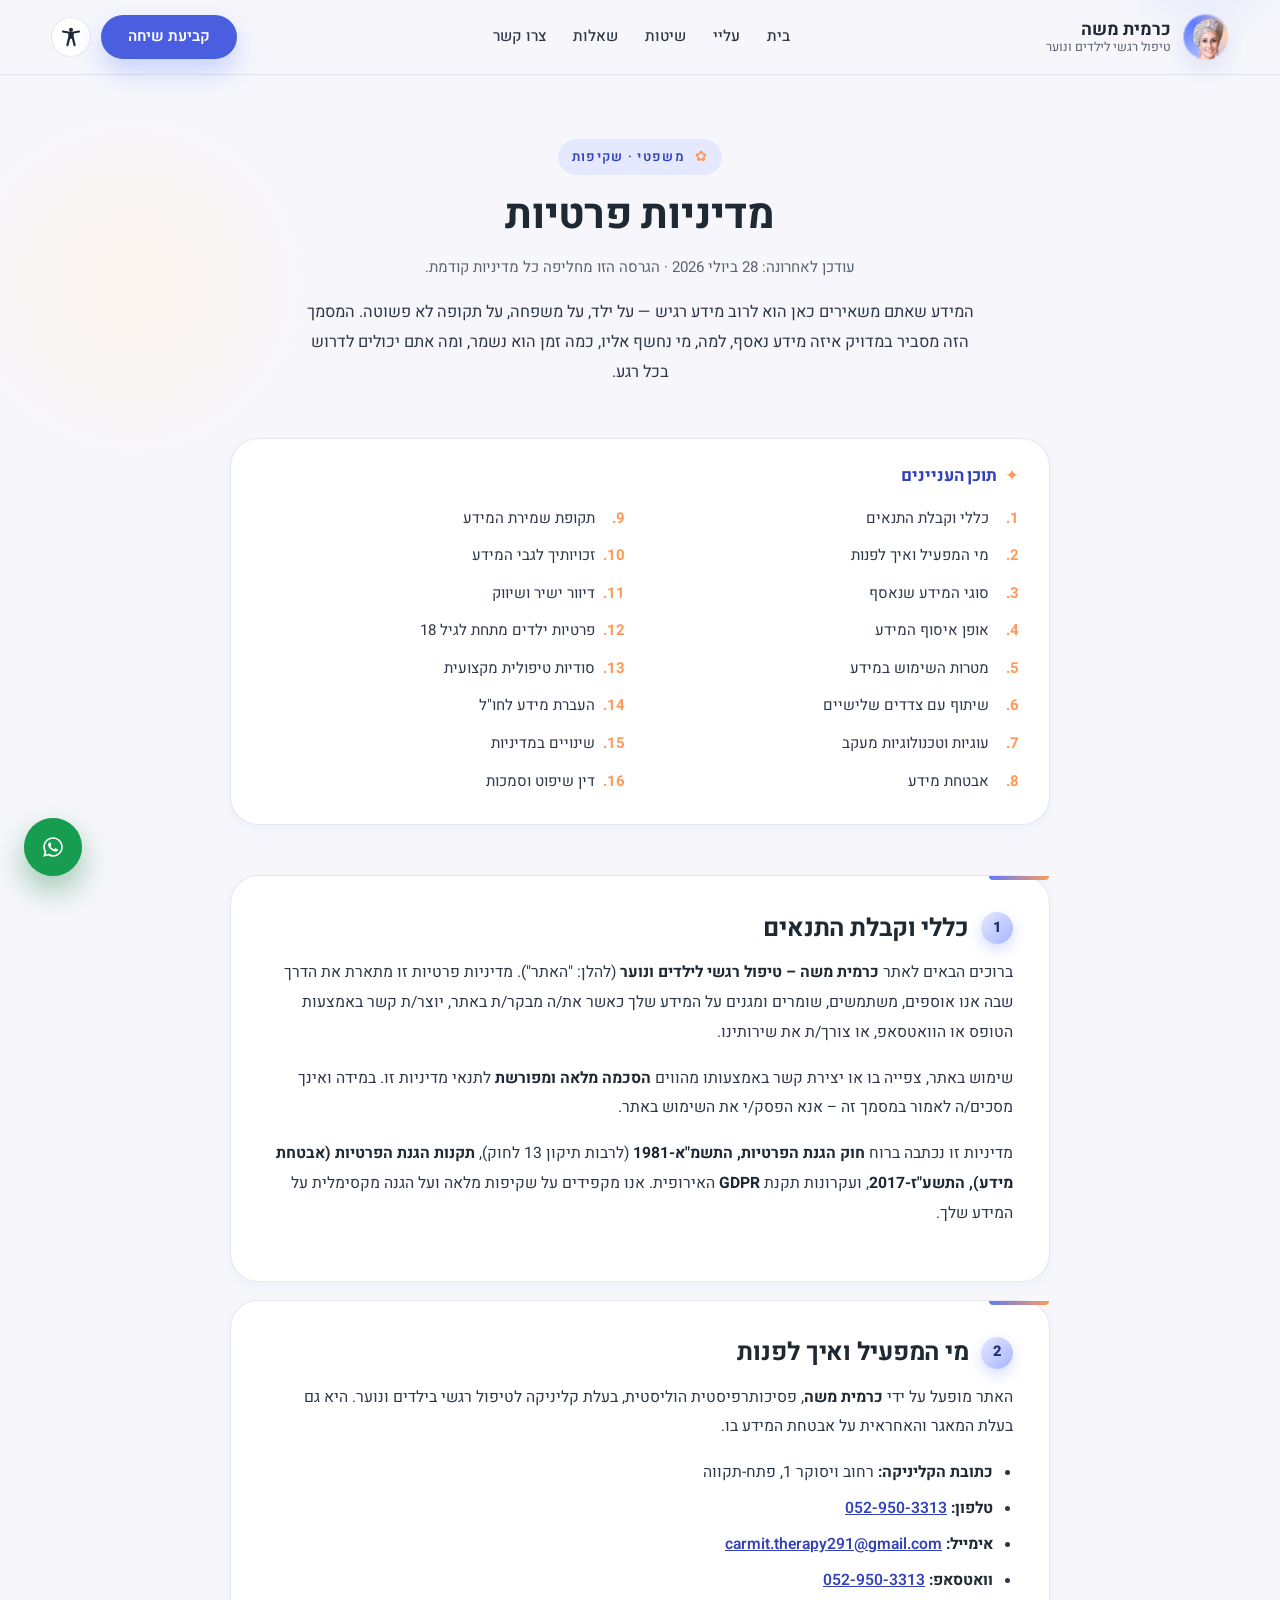
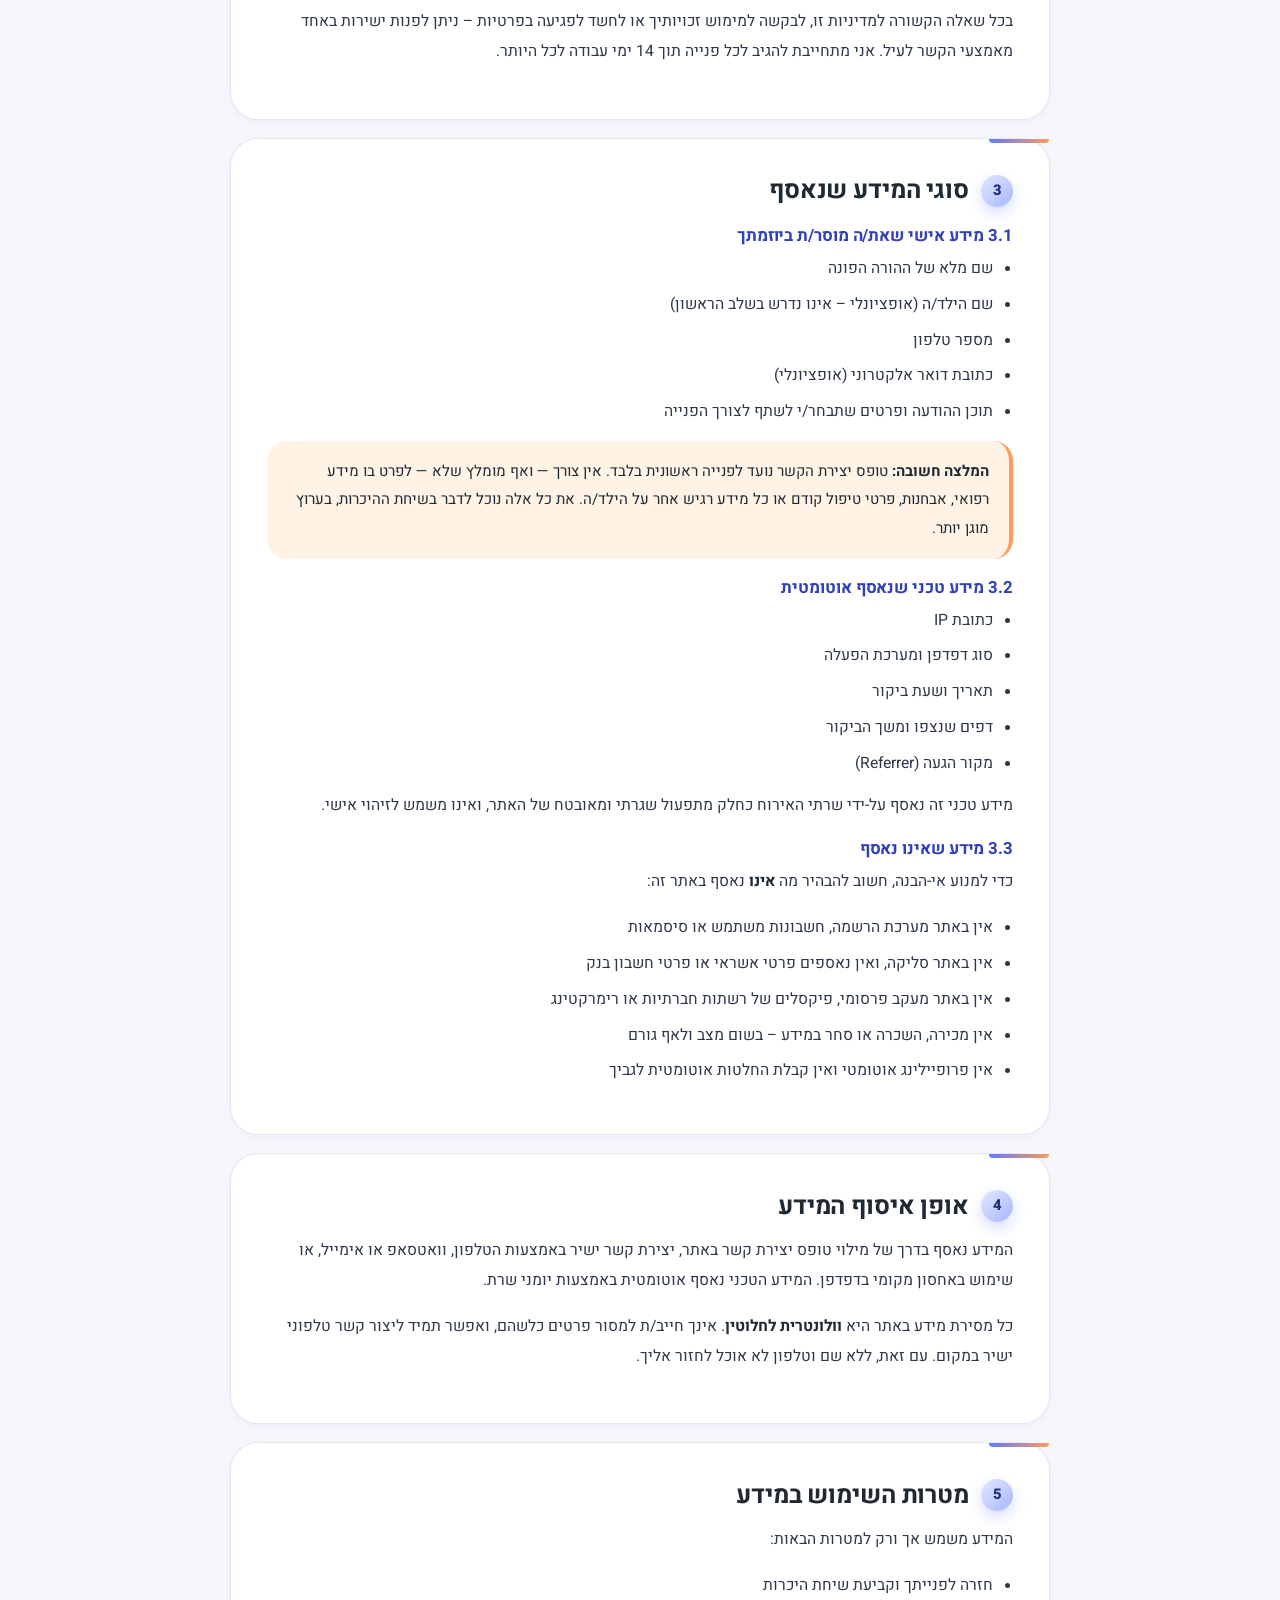
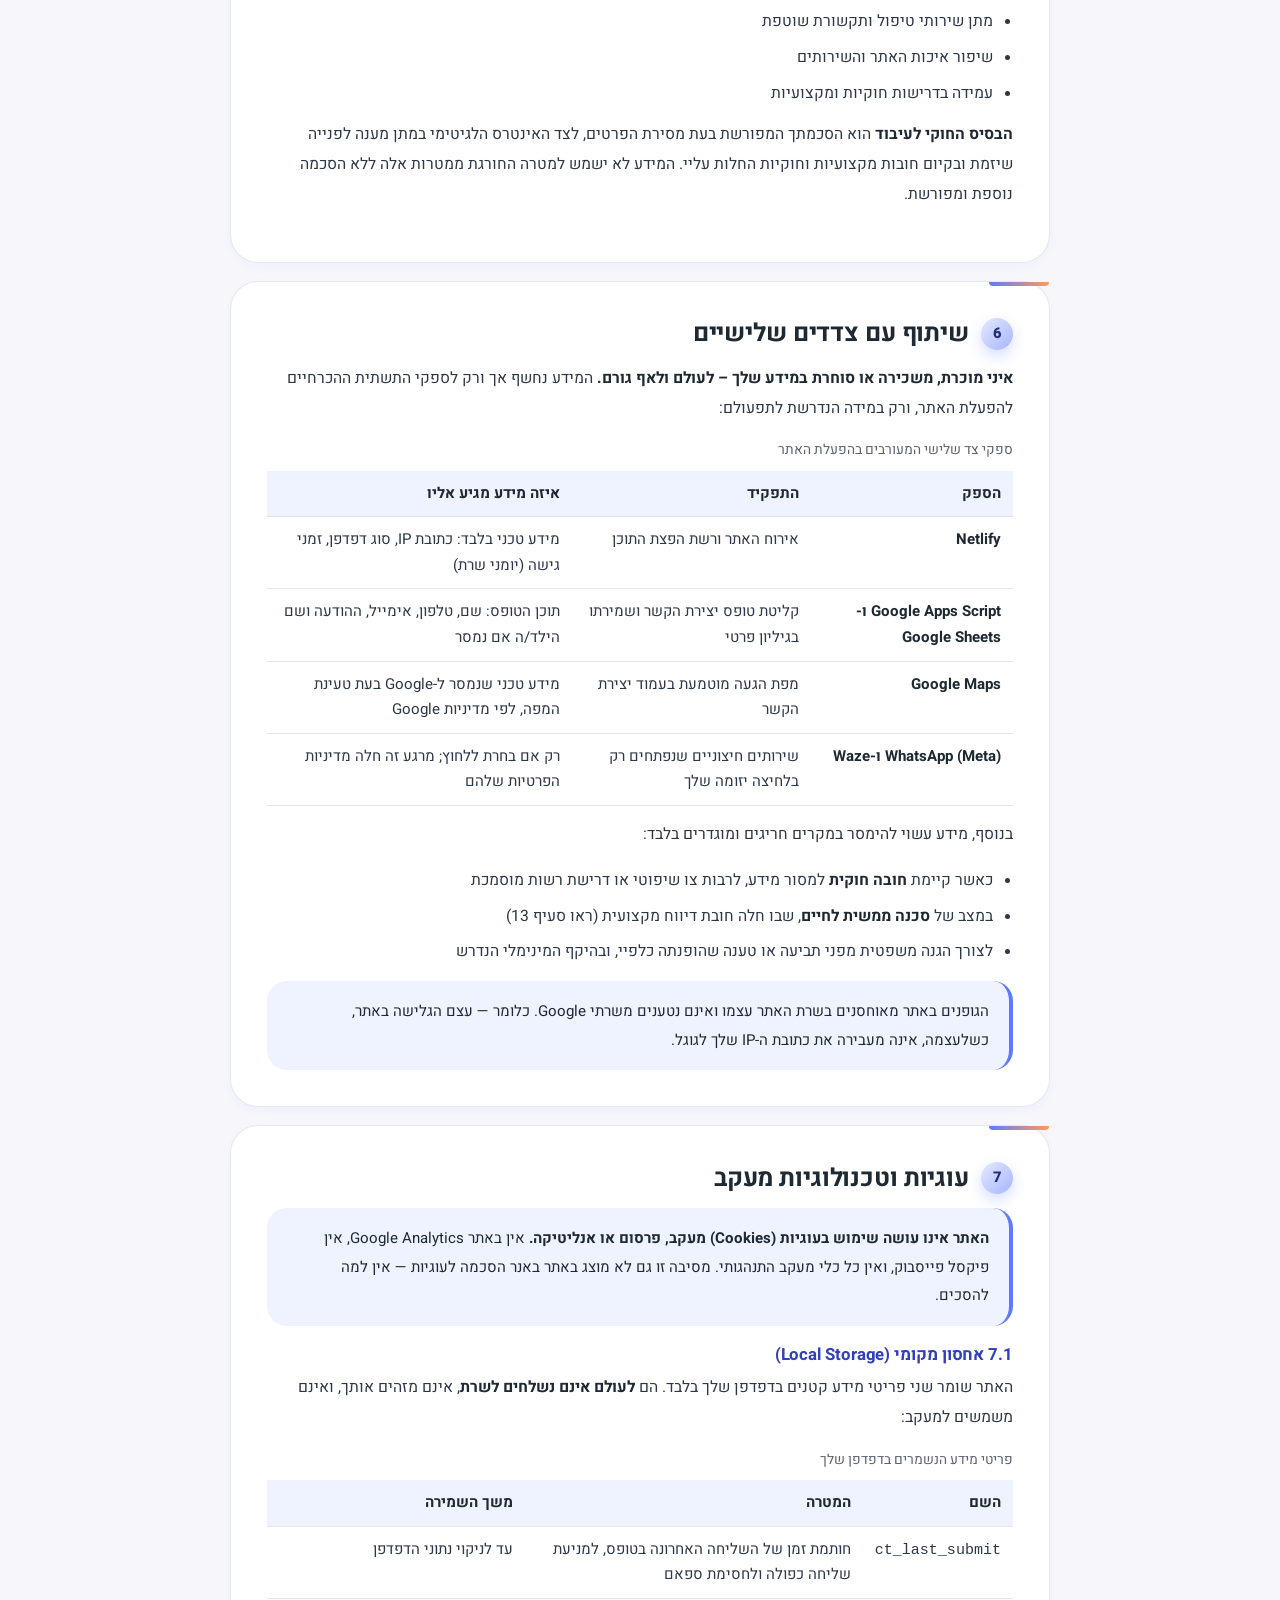
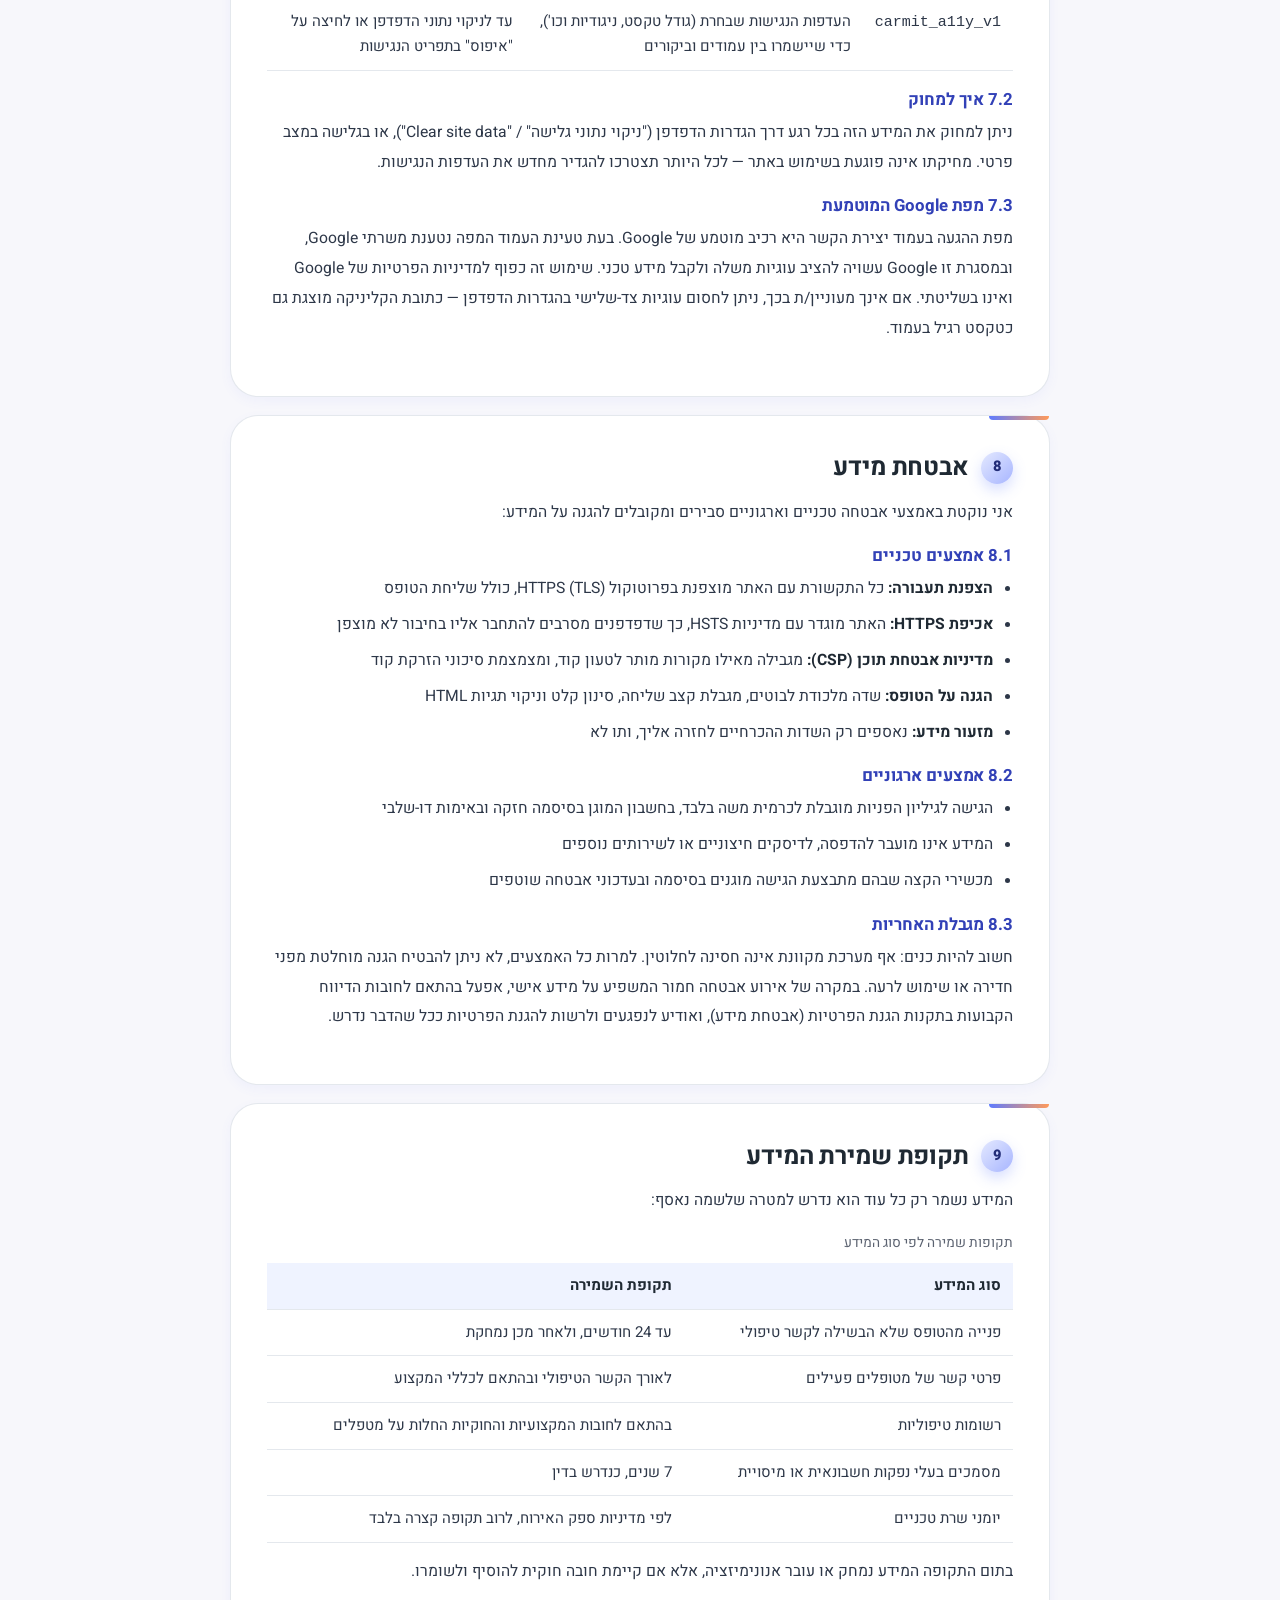
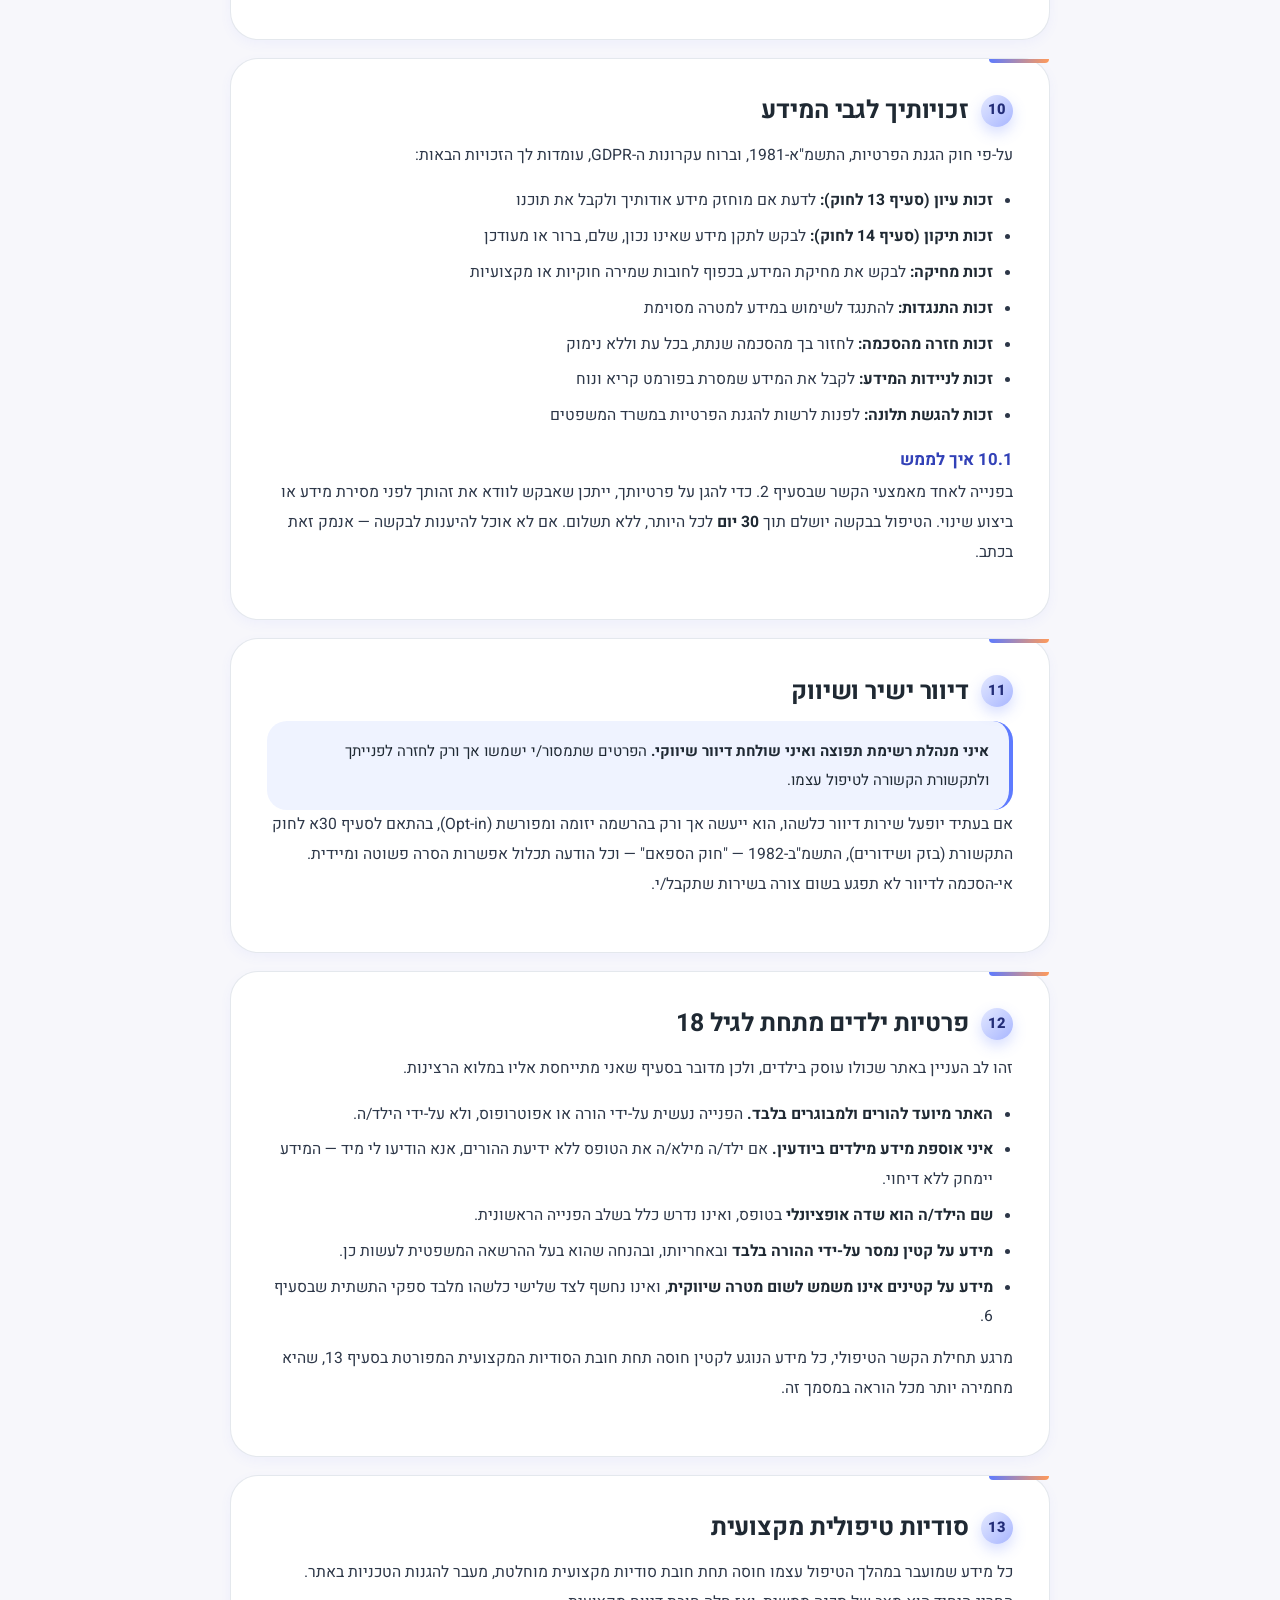
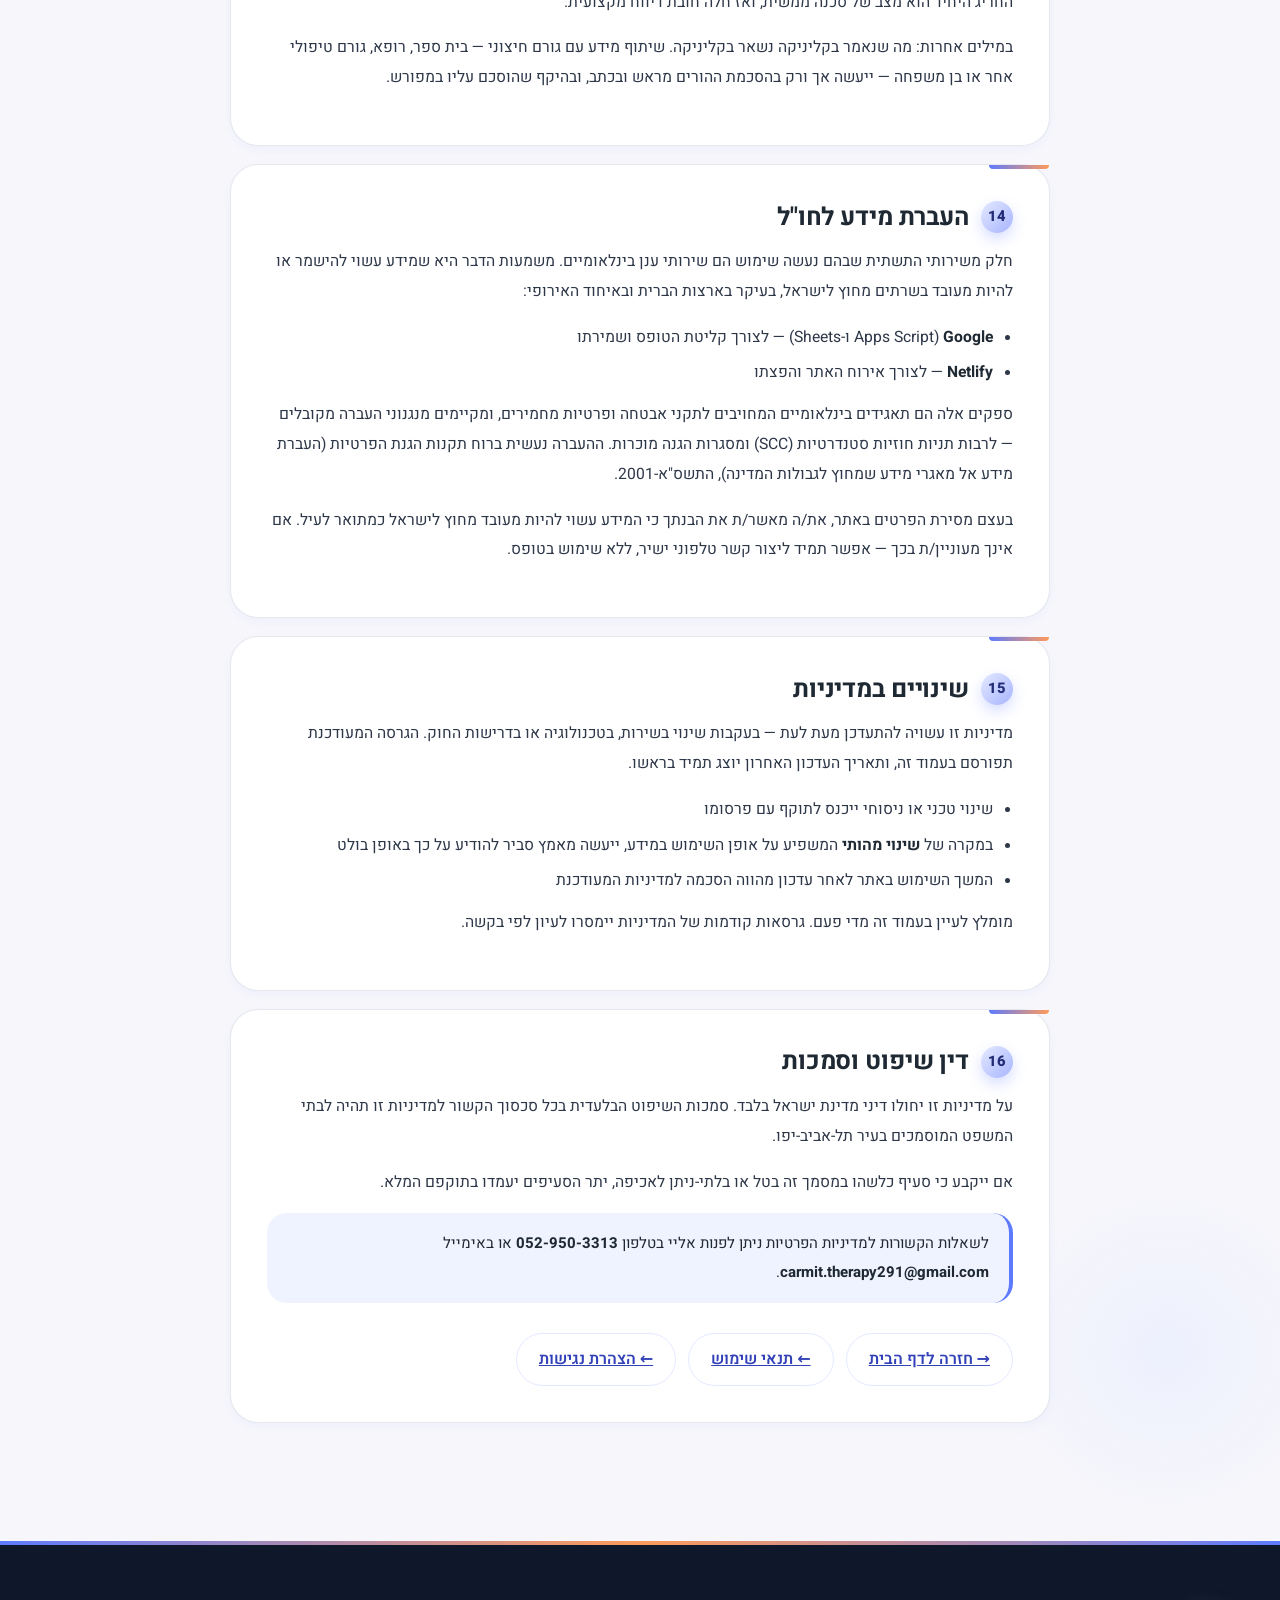
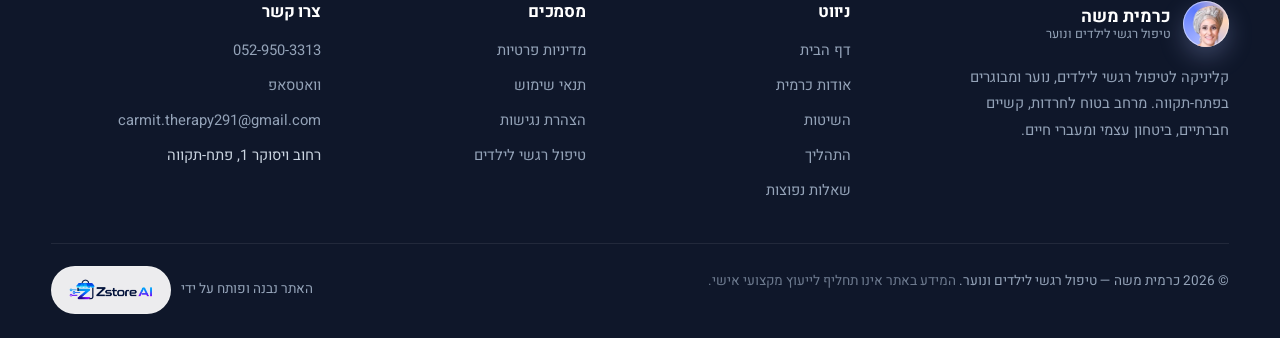
<file: privacy.html>
<!DOCTYPE html>
<html lang="he-IL" dir="rtl">
<head>
  <meta charset="UTF-8">
  <title>מדיניות פרטיות | כרמית משה – טיפול רגשי לילדים ונוער</title>
  <meta name="viewport" content="width=device-width, initial-scale=1.0">

  <link rel="icon" type="image/x-icon" href="/favicon.ico">
  <link rel="icon" type="image/png" sizes="32x32" href="/favicon-32x32.png">
  <link rel="icon" type="image/png" sizes="16x16" href="/favicon-16x16.png">
  <link rel="apple-touch-icon" href="/apple-touch-icon.png">
  <link rel="manifest" href="/site.webmanifest">

  <meta name="description" content="מדיניות פרטיות מקיפה באתר כרמית משה – פסיכותרפיסטית הוליסטית לטיפול רגשי בילדים ונוער. הגנה על המידע, זכויות המשתמשים, סודיות טיפולית.">
  <meta name="robots" content="index,follow,max-image-preview:large">
  <meta name="theme-color" content="#2D3F35">
  <meta name="referrer" content="strict-origin-when-cross-origin">
  <meta name="author" content="כרמית משה">
  <link rel="canonical" href="https://carmit-therapy.com/privacy.html">
  <link rel="alternate" hreflang="he-IL" href="https://carmit-therapy.com/privacy.html">
  <link rel="alternate" hreflang="x-default" href="https://carmit-therapy.com/privacy.html">

  <meta property="og:locale" content="he_IL">
  <meta property="og:type" content="website">
  <meta property="og:title" content="מדיניות פרטיות | כרמית משה">
  <meta property="og:description" content="מדיניות פרטיות מקיפה ושקופה באתר כרמית משה – טיפול רגשי לילדים ונוער.">
  <meta property="og:url" content="https://carmit-therapy.com/privacy.html">
  <meta property="og:site_name" content="כרמית משה – טיפול רגשי לילדים ונוער">
  <meta property="og:image" content="https://carmit-therapy.com/image/og-share.png">
  <meta property="og:image:type" content="image/png">
  <meta property="og:image:width" content="1200">
  <meta property="og:image:height" content="630">
  <meta property="og:image:alt" content="כרמית משה – פסיכותרפיסטית הוליסטית לילדים ונוער בפתח תקווה">
  <meta name="twitter:card" content="summary_large_image">
  <meta name="twitter:title" content="מדיניות פרטיות | כרמית משה">
  <meta name="twitter:description" content="מדיניות פרטיות מקיפה באתר כרמית משה.">
  <meta name="twitter:image" content="https://carmit-therapy.com/image/og-share.png">

  <link rel="stylesheet" href="/style.css?v=20260728">
  <script src="/js/a11y-init.js?v=20260728"></script>

  <script type="application/ld+json">
  {
    "@context": "https://schema.org",
    "@graph": [
      {
        "@type": "WebPage",
        "@id": "https://carmit-therapy.com/privacy.html#webpage",
        "url": "https://carmit-therapy.com/privacy.html",
        "name": "מדיניות פרטיות | כרמית משה – טיפול רגשי לילדים ונוער",
        "description": "מדיניות הפרטיות של אתר כרמית משה: איזה מידע נאסף, למה, עם מי הוא משותף, כמה זמן הוא נשמר ומהן זכויותיך.",
        "inLanguage": "he-IL",
        "isPartOf": {"@id": "https://carmit-therapy.com/#website"},
        "about": {"@id": "https://carmit-therapy.com/#business"},
        "dateModified": "2026-07-28",
        "breadcrumb": {"@id": "https://carmit-therapy.com/privacy.html#breadcrumb"}
      },
      {
        "@type": "BreadcrumbList",
        "@id": "https://carmit-therapy.com/privacy.html#breadcrumb",
        "itemListElement": [
          {"@type": "ListItem", "position": 1, "name": "דף הבית", "item": "https://carmit-therapy.com/"},
          {"@type": "ListItem", "position": 2, "name": "מדיניות פרטיות", "item": "https://carmit-therapy.com/privacy.html"}
        ]
      }
    ]
  }
  </script>
</head>

<body>

<a class="skip-link" href="#main-content">דלג/י לתוכן</a>
<div class="read-progress" aria-hidden="true"></div>

<header class="site-header" id="siteHeader">
  <div class="container header-inner">
    <a class="logo logo-link" href="/" aria-label="חזרה לדף הבית">
      <div class="logo-mark">
        <picture>
          <source srcset="/image/carmit-mark.webp" type="image/webp">
          <img src="/image/carmit-mark.png" alt="" width="46" height="46" decoding="async">
        </picture>
      </div>
      <div class="logo-text">
        <span class="logo-title">כרמית משה</span>
        <span class="logo-subtitle">טיפול רגשי לילדים ונוער</span>
      </div>
    </a>
    <nav class="main-nav" aria-label="תפריט ראשי">
      <ul>
        <li><a href="/">בית</a></li>
        <li><a href="/#about">עליי</a></li>
        <li><a href="/#methods">שיטות</a></li>
        <li><a href="/#faq">שאלות</a></li>
        <li><a href="/#contact">צרו קשר</a></li>
      </ul>
    </nav>
    <div class="header-cta">
      <a href="/#contact" class="btn primary">קביעת שיחה</a>
      <button class="nav-toggle" type="button" aria-label="פתיחת תפריט" aria-expanded="false"><span></span><span></span><span></span></button>
    </div>
  </div>
</header>

<main class="legal-page" id="main-content" tabindex="-1">
  <div class="container">

    <div class="legal-hero">
      <span class="eyebrow">משפטי · שקיפות</span>
      <h1>מדיניות פרטיות</h1>
      <p class="legal-meta">עודכן לאחרונה: 28 ביולי 2026 · הגרסה הזו מחליפה כל מדיניות קודמת.</p>
      <p class="legal-lead">
        המידע שאתם משאירים כאן הוא לרוב מידע רגיש — על ילד, על משפחה, על תקופה לא פשוטה.
        המסמך הזה מסביר במדויק איזה מידע נאסף, למה, מי נחשף אליו, כמה זמן הוא נשמר, ומה
        אתם יכולים לדרוש בכל רגע.
      </p>
    </div>

    <nav class="legal-toc" aria-label="תוכן עניינים">
      <h2>תוכן העניינים</h2>
      <ol>
        <li><a href="#sec-1">כללי וקבלת התנאים</a></li>
        <li><a href="#sec-2">מי המפעיל ואיך לפנות</a></li>
        <li><a href="#sec-3">סוגי המידע שנאסף</a></li>
        <li><a href="#sec-4">אופן איסוף המידע</a></li>
        <li><a href="#sec-5">מטרות השימוש במידע</a></li>
        <li><a href="#sec-6">שיתוף עם צדדים שלישיים</a></li>
        <li><a href="#sec-7">עוגיות וטכנולוגיות מעקב</a></li>
        <li><a href="#sec-8">אבטחת מידע</a></li>
        <li><a href="#sec-9">תקופת שמירת המידע</a></li>
        <li><a href="#sec-10">זכויותיך לגבי המידע</a></li>
        <li><a href="#sec-11">דיוור ישיר ושיווק</a></li>
        <li><a href="#sec-12">פרטיות ילדים מתחת לגיל 18</a></li>
        <li><a href="#sec-13">סודיות טיפולית מקצועית</a></li>
        <li><a href="#sec-14">העברת מידע לחו"ל</a></li>
        <li><a href="#sec-15">שינויים במדיניות</a></li>
        <li><a href="#sec-16">דין שיפוט וסמכות</a></li>
      </ol>
    </nav>

    <div class="legal-body">

      <section class="legal-section" id="sec-1">
        <h2><span class="num">1</span>כללי וקבלת התנאים</h2>
        <p>ברוכים הבאים לאתר <strong>כרמית משה – טיפול רגשי לילדים ונוער</strong> (להלן: "האתר"). מדיניות פרטיות זו מתארת את הדרך שבה אנו אוספים, משתמשים, שומרים ומגנים על המידע שלך כאשר את/ה מבקר/ת באתר, יוצר/ת קשר באמצעות הטופס או הוואטסאפ, או צורך/ת את שירותינו.</p>
        <p>שימוש באתר, צפייה בו או יצירת קשר באמצעותו מהווים <strong>הסכמה מלאה ומפורשת</strong> לתנאי מדיניות זו. במידה ואינך מסכים/ה לאמור במסמך זה – אנא הפסק/י את השימוש באתר.</p>
        <p>מדיניות זו נכתבה ברוח <strong>חוק הגנת הפרטיות, התשמ"א-1981</strong> (לרבות תיקון 13 לחוק), <strong>תקנות הגנת הפרטיות (אבטחת מידע), התשע"ז-2017</strong>, ועקרונות תקנת <strong>GDPR</strong> האירופית. אנו מקפידים על שקיפות מלאה ועל הגנה מקסימלית על המידע שלך.</p>
      </section>

      <section class="legal-section" id="sec-2">
        <h2><span class="num">2</span>מי המפעיל ואיך לפנות</h2>
        <p>האתר מופעל על ידי <strong>כרמית משה</strong>, פסיכותרפיסטית הוליסטית, בעלת קליניקה לטיפול רגשי בילדים ונוער. היא גם בעלת המאגר והאחראית על אבטחת המידע בו.</p>
        <ul>
          <li><strong>כתובת הקליניקה:</strong> רחוב ויסוקר 1, פתח-תקווה</li>
          <li><strong>טלפון:</strong> <a href="tel:+972529503313">052-950-3313</a></li>
          <li><strong>אימייל:</strong> <a href="mailto:carmit.therapy291@gmail.com">carmit.therapy291@gmail.com</a></li>
          <li><strong>וואטסאפ:</strong> <a href="https://wa.me/972529503313?text=%D7%A9%D7%9C%D7%95%D7%9D%20%D7%9B%D7%A8%D7%9E%D7%99%D7%AA%2C%20%D7%A8%D7%90%D7%99%D7%AA%D7%99%20%D7%90%D7%AA%20%D7%94%D7%90%D7%AA%D7%A8%20%D7%A9%D7%9C%D7%9A%20%D7%95%D7%90%D7%A9%D7%9E%D7%97%20%D7%9C%D7%AA%D7%90%D7%9D%20%D7%A9%D7%99%D7%97%D7%AA%20%D7%94%D7%99%D7%9B%D7%A8%D7%95%D7%AA.%20%D7%AA%D7%95%D7%93%D7%94%21" target="_blank" rel="noopener noreferrer">052-950-3313</a></li>
        </ul>
        <p>בכל שאלה הקשורה למדיניות זו, לבקשה למימוש זכויותיך או לחשד לפגיעה בפרטיות – ניתן לפנות ישירות באחד מאמצעי הקשר לעיל. אני מתחייבת להגיב לכל פנייה תוך 14 ימי עבודה לכל היותר.</p>
      </section>

      <section class="legal-section" id="sec-3">
        <h2><span class="num">3</span>סוגי המידע שנאסף</h2>
        <h3>3.1 מידע אישי שאת/ה מוסר/ת ביוזמתך</h3>
        <ul>
          <li>שם מלא של ההורה הפונה</li>
          <li>שם הילד/ה (אופציונלי – אינו נדרש בשלב הראשון)</li>
          <li>מספר טלפון</li>
          <li>כתובת דואר אלקטרוני (אופציונלי)</li>
          <li>תוכן ההודעה ופרטים שתבחר/י לשתף לצורך הפנייה</li>
        </ul>
        <div class="legal-callout legal-callout--warm">
          <p>
            <strong>המלצה חשובה:</strong> טופס יצירת הקשר נועד לפנייה ראשונית בלבד.
            אין צורך — ואף מומלץ שלא — לפרט בו מידע רפואי, אבחנות, פרטי טיפול קודם או
            כל מידע רגיש אחר על הילד/ה. את כל אלה נוכל לדבר בשיחת ההיכרות, בערוץ מוגן יותר.
          </p>
        </div>

        <h3>3.2 מידע טכני שנאסף אוטומטית</h3>
        <ul>
          <li>כתובת IP</li>
          <li>סוג דפדפן ומערכת הפעלה</li>
          <li>תאריך ושעת ביקור</li>
          <li>דפים שנצפו ומשך הביקור</li>
          <li>מקור הגעה (Referrer)</li>
        </ul>
        <p>מידע טכני זה נאסף על-ידי שרתי האירוח כחלק מתפעול שגרתי ומאובטח של האתר, ואינו משמש לזיהוי אישי.</p>

        <h3>3.3 מידע שאינו נאסף</h3>
        <p>כדי למנוע אי-הבנה, חשוב להבהיר מה <strong>אינו</strong> נאסף באתר זה:</p>
        <ul>
          <li>אין באתר מערכת הרשמה, חשבונות משתמש או סיסמאות</li>
          <li>אין באתר סליקה, ואין נאספים פרטי אשראי או פרטי חשבון בנק</li>
          <li>אין באתר מעקב פרסומי, פיקסלים של רשתות חברתיות או רימרקטינג</li>
          <li>אין מכירה, השכרה או סחר במידע – בשום מצב ולאף גורם</li>
          <li>אין פרופיילינג אוטומטי ואין קבלת החלטות אוטומטית לגביך</li>
        </ul>
      </section>

      <section class="legal-section" id="sec-4">
        <h2><span class="num">4</span>אופן איסוף המידע</h2>
        <p>המידע נאסף בדרך של מילוי טופס יצירת קשר באתר, יצירת קשר ישיר באמצעות הטלפון, וואטסאפ או אימייל, או שימוש באחסון מקומי בדפדפן. המידע הטכני נאסף אוטומטית באמצעות יומני שרת.</p>
        <p>כל מסירת מידע באתר היא <strong>וולונטרית לחלוטין</strong>. אינך חייב/ת למסור פרטים כלשהם, ואפשר תמיד ליצור קשר טלפוני ישיר במקום. עם זאת, ללא שם וטלפון לא אוכל לחזור אליך.</p>
      </section>

      <section class="legal-section" id="sec-5">
        <h2><span class="num">5</span>מטרות השימוש במידע</h2>
        <p>המידע משמש אך ורק למטרות הבאות:</p>
        <ul>
          <li>חזרה לפנייתך וקביעת שיחת היכרות</li>
          <li>מתן שירותי טיפול ותקשורת שוטפת</li>
          <li>שיפור איכות האתר והשירותים</li>
          <li>עמידה בדרישות חוקיות ומקצועיות</li>
        </ul>
        <p>
          <strong>הבסיס החוקי לעיבוד</strong> הוא הסכמתך המפורשת בעת מסירת הפרטים, לצד האינטרס הלגיטימי
          במתן מענה לפנייה שיזמת ובקיום חובות מקצועיות וחוקיות החלות עליי. המידע לא ישמש למטרה
          החורגת ממטרות אלה ללא הסכמה נוספת ומפורשת.
        </p>
      </section>

      <section class="legal-section" id="sec-6">
        <h2><span class="num">6</span>שיתוף עם צדדים שלישיים</h2>
        <p>
          <strong>איני מוכרת, משכירה או סוחרת במידע שלך – לעולם ולאף גורם.</strong>
          המידע נחשף אך ורק לספקי התשתית ההכרחיים להפעלת האתר, ורק במידה הנדרשת לתפעולם:
        </p>
        <div class="legal-table-wrap">
          <table class="legal-table">
            <caption>ספקי צד שלישי המעורבים בהפעלת האתר</caption>
            <thead>
              <tr>
                <th scope="col">הספק</th>
                <th scope="col">התפקיד</th>
                <th scope="col">איזה מידע מגיע אליו</th>
              </tr>
            </thead>
            <tbody>
              <tr>
                <td><strong>Netlify</strong></td>
                <td>אירוח האתר ורשת הפצת התוכן</td>
                <td>מידע טכני בלבד: כתובת IP, סוג דפדפן, זמני גישה (יומני שרת)</td>
              </tr>
              <tr>
                <td><strong>Google Apps Script ו-Google Sheets</strong></td>
                <td>קליטת טופס יצירת הקשר ושמירתו בגיליון פרטי</td>
                <td>תוכן הטופס: שם, טלפון, אימייל, ההודעה ושם הילד/ה אם נמסר</td>
              </tr>
              <tr>
                <td><strong>Google Maps</strong></td>
                <td>מפת הגעה מוטמעת בעמוד יצירת הקשר</td>
                <td>מידע טכני שנמסר ל-Google בעת טעינת המפה, לפי מדיניות Google</td>
              </tr>
              <tr>
                <td><strong>WhatsApp (Meta) ו-Waze</strong></td>
                <td>שירותים חיצוניים שנפתחים רק בלחיצה יזומה שלך</td>
                <td>רק אם בחרת ללחוץ; מרגע זה חלה מדיניות הפרטיות שלהם</td>
              </tr>
            </tbody>
          </table>
        </div>
        <p>בנוסף, מידע עשוי להימסר במקרים חריגים ומוגדרים בלבד:</p>
        <ul>
          <li>כאשר קיימת <strong>חובה חוקית</strong> למסור מידע, לרבות צו שיפוטי או דרישת רשות מוסמכת</li>
          <li>במצב של <strong>סכנה ממשית לחיים</strong>, שבו חלה חובת דיווח מקצועית (ראו סעיף 13)</li>
          <li>לצורך הגנה משפטית מפני תביעה או טענה שהופנתה כלפיי, ובהיקף המינימלי הנדרש</li>
        </ul>
        <div class="legal-callout">
          <p>
            הגופנים באתר מאוחסנים בשרת האתר עצמו ואינם נטענים משרתי Google.
            כלומר — עצם הגלישה באתר, כשלעצמה, אינה מעבירה את כתובת ה-IP שלך לגוגל.
          </p>
        </div>
      </section>

      <section class="legal-section" id="sec-7">
        <h2><span class="num">7</span>עוגיות וטכנולוגיות מעקב</h2>
        <div class="legal-callout">
          <p>
            <strong>האתר אינו עושה שימוש בעוגיות (Cookies) מעקב, פרסום או אנליטיקה.</strong>
            אין באתר Google Analytics, אין פיקסל פייסבוק, ואין כל כלי מעקב התנהגותי.
            מסיבה זו גם לא מוצג באתר באנר הסכמה לעוגיות — אין למה להסכים.
          </p>
        </div>
        <h3>7.1 אחסון מקומי (Local Storage)</h3>
        <p>
          האתר שומר שני פריטי מידע קטנים בדפדפן שלך בלבד. הם <strong>לעולם אינם נשלחים לשרת</strong>,
          אינם מזהים אותך, ואינם משמשים למעקב:
        </p>
        <div class="legal-table-wrap">
          <table class="legal-table">
            <caption>פריטי מידע הנשמרים בדפדפן שלך</caption>
            <thead>
              <tr>
                <th scope="col">השם</th>
                <th scope="col">המטרה</th>
                <th scope="col">משך השמירה</th>
              </tr>
            </thead>
            <tbody>
              <tr>
                <td><code>ct_last_submit</code></td>
                <td>חותמת זמן של השליחה האחרונה בטופס, למניעת שליחה כפולה ולחסימת ספאם</td>
                <td>עד לניקוי נתוני הדפדפן</td>
              </tr>
              <tr>
                <td><code>carmit_a11y_v1</code></td>
                <td>העדפות הנגישות שבחרת (גודל טקסט, ניגודיות וכו'), כדי שיישמרו בין עמודים וביקורים</td>
                <td>עד לניקוי נתוני הדפדפן או לחיצה על "איפוס" בתפריט הנגישות</td>
              </tr>
            </tbody>
          </table>
        </div>
        <h3>7.2 איך למחוק</h3>
        <p>
          ניתן למחוק את המידע הזה בכל רגע דרך הגדרות הדפדפן ("ניקוי נתוני גלישה" / "Clear site data"),
          או בגלישה במצב פרטי. מחיקתו אינה פוגעת בשימוש באתר — לכל היותר תצטרכו להגדיר מחדש
          את העדפות הנגישות.
        </p>
        <h3>7.3 מפת Google המוטמעת</h3>
        <p>
          מפת ההגעה בעמוד יצירת הקשר היא רכיב מוטמע של Google. בעת טעינת העמוד המפה נטענת משרתי
          Google, ובמסגרת זו Google עשויה להציב עוגיות משלה ולקבל מידע טכני. שימוש זה כפוף
          למדיניות הפרטיות של Google ואינו בשליטתי. אם אינך מעוניין/ת בכך, ניתן לחסום עוגיות
          צד-שלישי בהגדרות הדפדפן — כתובת הקליניקה מוצגת גם כטקסט רגיל בעמוד.
        </p>
      </section>

      <section class="legal-section" id="sec-8">
        <h2><span class="num">8</span>אבטחת מידע</h2>
        <p>אני נוקטת באמצעי אבטחה טכניים וארגוניים סבירים ומקובלים להגנה על המידע:</p>
        <h3>8.1 אמצעים טכניים</h3>
        <ul>
          <li><strong>הצפנת תעבורה:</strong> כל התקשורת עם האתר מוצפנת בפרוטוקול HTTPS (TLS), כולל שליחת הטופס</li>
          <li><strong>אכיפת HTTPS:</strong> האתר מוגדר עם מדיניות HSTS, כך שדפדפנים מסרבים להתחבר אליו בחיבור לא מוצפן</li>
          <li><strong>מדיניות אבטחת תוכן (CSP):</strong> מגבילה מאילו מקורות מותר לטעון קוד, ומצמצמת סיכוני הזרקת קוד</li>
          <li><strong>הגנה על הטופס:</strong> שדה מלכודת לבוטים, מגבלת קצב שליחה, סינון קלט וניקוי תגיות HTML</li>
          <li><strong>מזעור מידע:</strong> נאספים רק השדות ההכרחיים לחזרה אליך, ותו לא</li>
        </ul>
        <h3>8.2 אמצעים ארגוניים</h3>
        <ul>
          <li>הגישה לגיליון הפניות מוגבלת לכרמית משה בלבד, בחשבון המוגן בסיסמה חזקה ובאימות דו-שלבי</li>
          <li>המידע אינו מועבר להדפסה, לדיסקים חיצוניים או לשירותים נוספים</li>
          <li>מכשירי הקצה שבהם מתבצעת הגישה מוגנים בסיסמה ובעדכוני אבטחה שוטפים</li>
        </ul>
        <h3>8.3 מגבלת האחריות</h3>
        <p>
          חשוב להיות כנים: אף מערכת מקוונת אינה חסינה לחלוטין. למרות כל האמצעים, לא ניתן להבטיח
          הגנה מוחלטת מפני חדירה או שימוש לרעה. במקרה של אירוע אבטחה חמור המשפיע על מידע אישי,
          אפעל בהתאם לחובות הדיווח הקבועות בתקנות הגנת הפרטיות (אבטחת מידע), ואודיע לנפגעים
          ולרשות להגנת הפרטיות ככל שהדבר נדרש.
        </p>
      </section>

      <section class="legal-section" id="sec-9">
        <h2><span class="num">9</span>תקופת שמירת המידע</h2>
        <p>המידע נשמר רק כל עוד הוא נדרש למטרה שלשמה נאסף:</p>
        <div class="legal-table-wrap">
          <table class="legal-table">
            <caption>תקופות שמירה לפי סוג המידע</caption>
            <thead>
              <tr><th scope="col">סוג המידע</th><th scope="col">תקופת השמירה</th></tr>
            </thead>
            <tbody>
              <tr>
                <td>פנייה מהטופס שלא הבשילה לקשר טיפולי</td>
                <td>עד 24 חודשים, ולאחר מכן נמחקת</td>
              </tr>
              <tr>
                <td>פרטי קשר של מטופלים פעילים</td>
                <td>לאורך הקשר הטיפולי ובהתאם לכללי המקצוע</td>
              </tr>
              <tr>
                <td>רשומות טיפוליות</td>
                <td>בהתאם לחובות המקצועיות והחוקיות החלות על מטפלים</td>
              </tr>
              <tr>
                <td>מסמכים בעלי נפקות חשבונאית או מיסויית</td>
                <td>7 שנים, כנדרש בדין</td>
              </tr>
              <tr>
                <td>יומני שרת טכניים</td>
                <td>לפי מדיניות ספק האירוח, לרוב תקופה קצרה בלבד</td>
              </tr>
            </tbody>
          </table>
        </div>
        <p>בתום התקופה המידע נמחק או עובר אנונימיזציה, אלא אם קיימת חובה חוקית להוסיף ולשומרו.</p>
      </section>

      <section class="legal-section" id="sec-10">
        <h2><span class="num">10</span>זכויותיך לגבי המידע</h2>
        <p>על-פי חוק הגנת הפרטיות, התשמ"א-1981, וברוח עקרונות ה-GDPR, עומדות לך הזכויות הבאות:</p>
        <ul>
          <li><strong>זכות עיון (סעיף 13 לחוק):</strong> לדעת אם מוחזק מידע אודותיך ולקבל את תוכנו</li>
          <li><strong>זכות תיקון (סעיף 14 לחוק):</strong> לבקש לתקן מידע שאינו נכון, שלם, ברור או מעודכן</li>
          <li><strong>זכות מחיקה:</strong> לבקש את מחיקת המידע, בכפוף לחובות שמירה חוקיות או מקצועיות</li>
          <li><strong>זכות התנגדות:</strong> להתנגד לשימוש במידע למטרה מסוימת</li>
          <li><strong>זכות חזרה מהסכמה:</strong> לחזור בך מהסכמה שנתת, בכל עת וללא נימוק</li>
          <li><strong>זכות לניידות המידע:</strong> לקבל את המידע שמסרת בפורמט קריא ונוח</li>
          <li><strong>זכות להגשת תלונה:</strong> לפנות לרשות להגנת הפרטיות במשרד המשפטים</li>
        </ul>
        <h3>10.1 איך לממש</h3>
        <p>
          בפנייה לאחד מאמצעי הקשר שבסעיף 2. כדי להגן על פרטיותך, ייתכן שאבקש לוודא את זהותך לפני
          מסירת מידע או ביצוע שינוי. הטיפול בבקשה יושלם תוך <strong>30 יום</strong> לכל היותר,
          ללא תשלום. אם לא אוכל להיענות לבקשה — אנמק זאת בכתב.
        </p>
      </section>

      <section class="legal-section" id="sec-11">
        <h2><span class="num">11</span>דיוור ישיר ושיווק</h2>
        <div class="legal-callout">
          <p>
            <strong>איני מנהלת רשימת תפוצה ואיני שולחת דיוור שיווקי.</strong>
            הפרטים שתמסור/י ישמשו אך ורק לחזרה לפנייתך ולתקשורת הקשורה לטיפול עצמו.
          </p>
        </div>
        <p>
          אם בעתיד יופעל שירות דיוור כלשהו, הוא ייעשה אך ורק בהרשמה יזומה ומפורשת (Opt-in),
          בהתאם לסעיף 30א לחוק התקשורת (בזק ושידורים), התשמ"ב-1982 — "חוק הספאם" — וכל הודעה
          תכלול אפשרות הסרה פשוטה ומיידית. אי-הסכמה לדיוור לא תפגע בשום צורה בשירות שתקבל/י.
        </p>
      </section>

      <section class="legal-section" id="sec-12">
        <h2><span class="num">12</span>פרטיות ילדים מתחת לגיל 18</h2>
        <p>
          זהו לב העניין באתר שכולו עוסק בילדים, ולכן מדובר בסעיף שאני מתייחסת אליו במלוא הרצינות.
        </p>
        <ul>
          <li>
            <strong>האתר מיועד להורים ולמבוגרים בלבד.</strong> הפנייה נעשית על-ידי הורה או אפוטרופוס,
            ולא על-ידי הילד/ה.
          </li>
          <li>
            <strong>איני אוספת מידע מילדים ביודעין.</strong> אם ילד/ה מילא/ה את הטופס ללא ידיעת ההורים,
            אנא הודיעו לי מיד — המידע יימחק ללא דיחוי.
          </li>
          <li>
            <strong>שם הילד/ה הוא שדה אופציונלי</strong> בטופס, ואינו נדרש כלל בשלב הפנייה הראשונית.
          </li>
          <li>
            <strong>מידע על קטין נמסר על-ידי ההורה בלבד</strong> ובאחריותו, ובהנחה שהוא בעל ההרשאה
            המשפטית לעשות כן.
          </li>
          <li>
            <strong>מידע על קטינים אינו משמש לשום מטרה שיווקית</strong>, ואינו נחשף לצד שלישי כלשהו
            מלבד ספקי התשתית שבסעיף 6.
          </li>
        </ul>
        <p>
          מרגע תחילת הקשר הטיפולי, כל מידע הנוגע לקטין חוסה תחת חובת הסודיות המקצועית המפורטת
          בסעיף 13, שהיא מחמירה יותר מכל הוראה במסמך זה.
        </p>
      </section>

      <section class="legal-section" id="sec-13">
        <h2><span class="num">13</span>סודיות טיפולית מקצועית</h2>
        <p>כל מידע שמועבר במהלך הטיפול עצמו חוסה תחת חובת סודיות מקצועית מוחלטת, מעבר להגנות הטכניות באתר. החריג היחיד הוא מצב של סכנה ממשית, ואז חלה חובת דיווח מקצועית.</p>
        <p>
          במילים אחרות: מה שנאמר בקליניקה נשאר בקליניקה. שיתוף מידע עם גורם חיצוני — בית ספר,
          רופא, גורם טיפולי אחר או בן משפחה — ייעשה אך ורק בהסכמת ההורים מראש ובכתב, ובהיקף
          שהוסכם עליו במפורש.
        </p>
      </section>

      <section class="legal-section" id="sec-14">
        <h2><span class="num">14</span>העברת מידע לחו"ל</h2>
        <p>
          חלק משירותי התשתית שבהם נעשה שימוש הם שירותי ענן בינלאומיים. משמעות הדבר היא שמידע
          עשוי להישמר או להיות מעובד בשרתים מחוץ לישראל, בעיקר בארצות הברית ובאיחוד האירופי:
        </p>
        <ul>
          <li><strong>Google</strong> (Apps Script ו-Sheets) — לצורך קליטת הטופס ושמירתו</li>
          <li><strong>Netlify</strong> — לצורך אירוח האתר והפצתו</li>
        </ul>
        <p>
          ספקים אלה הם תאגידים בינלאומיים המחויבים לתקני אבטחה ופרטיות מחמירים, ומקיימים
          מנגנוני העברה מקובלים — לרבות תניות חוזיות סטנדרטיות (SCC) ומסגרות הגנה מוכרות.
          ההעברה נעשית ברוח תקנות הגנת הפרטיות (העברת מידע אל מאגרי מידע שמחוץ לגבולות המדינה),
          התשס"א-2001.
        </p>
        <p>
          בעצם מסירת הפרטים באתר, את/ה מאשר/ת את הבנתך כי המידע עשוי להיות מעובד מחוץ לישראל
          כמתואר לעיל. אם אינך מעוניין/ת בכך — אפשר תמיד ליצור קשר טלפוני ישיר, ללא שימוש בטופס.
        </p>
      </section>

      <section class="legal-section" id="sec-15">
        <h2><span class="num">15</span>שינויים במדיניות</h2>
        <p>
          מדיניות זו עשויה להתעדכן מעת לעת — בעקבות שינוי בשירות, בטכנולוגיה או בדרישות החוק.
          הגרסה המעודכנת תפורסם בעמוד זה, ותאריך העדכון האחרון יוצג תמיד בראשו.
        </p>
        <ul>
          <li>שינוי טכני או ניסוחי ייכנס לתוקף עם פרסומו</li>
          <li>במקרה של <strong>שינוי מהותי</strong> המשפיע על אופן השימוש במידע, ייעשה מאמץ סביר להודיע על כך באופן בולט</li>
          <li>המשך השימוש באתר לאחר עדכון מהווה הסכמה למדיניות המעודכנת</li>
        </ul>
        <p>מומלץ לעיין בעמוד זה מדי פעם. גרסאות קודמות של המדיניות יימסרו לעיון לפי בקשה.</p>
      </section>

      <section class="legal-section" id="sec-16">
        <h2><span class="num">16</span>דין שיפוט וסמכות</h2>
        <p>על מדיניות זו יחולו דיני מדינת ישראל בלבד. סמכות השיפוט הבלעדית בכל סכסוך הקשור למדיניות זו תהיה לבתי המשפט המוסמכים בעיר תל-אביב-יפו.</p>
        <p>
          אם ייקבע כי סעיף כלשהו במסמך זה בטל או בלתי-ניתן לאכיפה, יתר הסעיפים יעמדו בתוקפם המלא.
        </p>
        <div class="legal-callout">
          <p>לשאלות הקשורות למדיניות הפרטיות ניתן לפנות אליי בטלפון <strong>052-950-3313</strong> או באימייל <strong>carmit.therapy291@gmail.com</strong>.</p>
        </div>
        <a class="legal-back" href="/">→ חזרה לדף הבית</a>
        &nbsp;
        <a class="legal-back" href="/terms.html">← תנאי שימוש</a>
        &nbsp;
        <a class="legal-back" href="/accessibility.html">← הצהרת נגישות</a>
      </section>

    </div>
  </div>
</main>

<a href="https://wa.me/972529503313?text=%D7%A9%D7%9C%D7%95%D7%9D%20%D7%9B%D7%A8%D7%9E%D7%99%D7%AA%2C%20%D7%A8%D7%90%D7%99%D7%AA%D7%99%20%D7%90%D7%AA%20%D7%94%D7%90%D7%AA%D7%A8%20%D7%A9%D7%9C%D7%9A%20%D7%95%D7%90%D7%A9%D7%9E%D7%97%20%D7%9C%D7%AA%D7%90%D7%9D%20%D7%A9%D7%99%D7%97%D7%AA%20%D7%94%D7%99%D7%9B%D7%A8%D7%95%D7%AA.%20%D7%AA%D7%95%D7%93%D7%94%21" class="chat-btn" target="_blank" rel="noopener noreferrer" aria-label="שליחת הודעה לכרמית בוואטסאפ">
  <svg xmlns="http://www.w3.org/2000/svg" viewBox="0 0 640 640" fill="currentColor" aria-hidden="true" focusable="false"><path d="M476.9 161.1C435 119.1 379.2 96 319.9 96C197.5 96 97.9 195.6 97.9 318C97.9 357.1 108.1 395.3 127.5 429L96 544L213.7 513.1C246.1 530.8 282.6 540.1 319.8 540.1L319.9 540.1C442.2 540.1 544 440.5 544 318.1C544 258.8 518.8 203.1 476.9 161.1zM319.9 502.7C286.7 502.7 254.2 493.8 225.9 477L219.2 473L149.4 491.3L168 423.2L163.6 416.2C145.1 386.8 135.4 352.9 135.4 318C135.4 216.3 218.2 133.5 320 133.5C369.3 133.5 415.6 152.7 450.4 187.6C485.2 222.5 506.6 268.8 506.5 318.1C506.5 419.9 421.6 502.7 319.9 502.7zM421.1 364.5C415.6 361.7 388.3 348.3 383.2 346.5C378.1 344.6 374.4 343.7 370.7 349.3C367 354.9 356.4 367.3 353.1 371.1C349.9 374.8 346.6 375.3 341.1 372.5C308.5 356.2 287.1 343.4 265.6 306.5C259.9 296.7 271.3 297.4 281.9 276.2C283.7 272.5 282.8 269.3 281.4 266.5C280 263.7 268.9 236.4 264.3 225.3C259.8 214.5 255.2 216 251.8 215.8C248.6 215.6 244.9 215.6 241.2 215.6C237.5 215.6 231.5 217 226.4 222.5C221.3 228.1 207 241.5 207 268.8C207 296.1 226.9 322.5 229.6 326.2C232.4 329.9 268.7 385.9 324.4 410C359.6 425.2 373.4 426.5 391 423.9C401.7 422.3 423.8 410.5 428.4 397.5C433 384.5 433 373.4 431.6 371.1C430.3 368.6 426.6 367.2 421.1 364.5z"/></svg>
</a>

<footer class="site-footer">
  <div class="container">
    <div class="footer-grid">
      <div class="footer-brand">
        <div class="logo">
          <div class="logo-mark">
            <picture>
              <source srcset="/image/carmit-mark.webp" type="image/webp">
              <img src="/image/carmit-mark.png" alt="" width="46" height="46" loading="lazy" decoding="async">
            </picture>
          </div>
          <div class="logo-text">
            <span class="logo-title">כרמית משה</span>
            <span class="logo-subtitle">טיפול רגשי לילדים ונוער</span>
          </div>
        </div>
        <p>קליניקה לטיפול רגשי לילדים, נוער ומבוגרים בפתח-תקווה. מרחב בטוח לחרדות, קשיים חברתיים, ביטחון עצמי ומעברי חיים.</p>
      </div>
      <div class="footer-col">
        <h3>ניווט</h3>
        <ul>
          <li><a href="/">דף הבית</a></li>
          <li><a href="/#about">אודות כרמית</a></li>
          <li><a href="/#methods">השיטות</a></li>
          <li><a href="/#process">התהליך</a></li>
          <li><a href="/#faq">שאלות נפוצות</a></li>
        </ul>
      </div>
      <div class="footer-col">
        <h3>מסמכים</h3>
        <ul>
          <li><a href="/privacy.html">מדיניות פרטיות</a></li>
          <li><a href="/terms.html">תנאי שימוש</a></li>
          <li><a href="/accessibility.html">הצהרת נגישות</a></li>
          <li><a href="/therapy-children-petah-tikva.html">טיפול רגשי לילדים</a></li>
        </ul>
      </div>
      <div class="footer-col">
        <h3>צרו קשר</h3>
        <ul>
          <li><a href="tel:+972529503313">052-950-3313</a></li>
          <li><a href="https://wa.me/972529503313" target="_blank" rel="noopener noreferrer">וואטסאפ</a></li>
          <li><a href="mailto:carmit.therapy291@gmail.com">carmit.therapy291@gmail.com</a></li>
          <li>רחוב ויסוקר 1, פתח-תקווה</li>
        </ul>
      </div>
    </div>
    <div class="footer-bottom">
      <p>© 2026 כרמית משה — טיפול רגשי לילדים ונוער. <span style="opacity:0.7">המידע באתר אינו תחליף לייעוץ מקצועי אישי.</span></p>
      <div class="footer-credit">
        <span>האתר נבנה ופותח על ידי</span>
        <a href="https://zstore-ai.co.il/" target="_blank" rel="noopener noreferrer" class="footer-credit-link" aria-label="Zstore AI — בניית אתרים">
          <img src="image/zstore-logo.png" alt="Zstore AI" width="652" height="217" loading="lazy" decoding="async">
        </a>
      </div>
    </div>
  </div>
</footer>

<script src="/js/site.js?v=20260728" defer></script>
<script src="/js/a11y.js?v=20260728" defer></script>

</body>
</html>
</file>
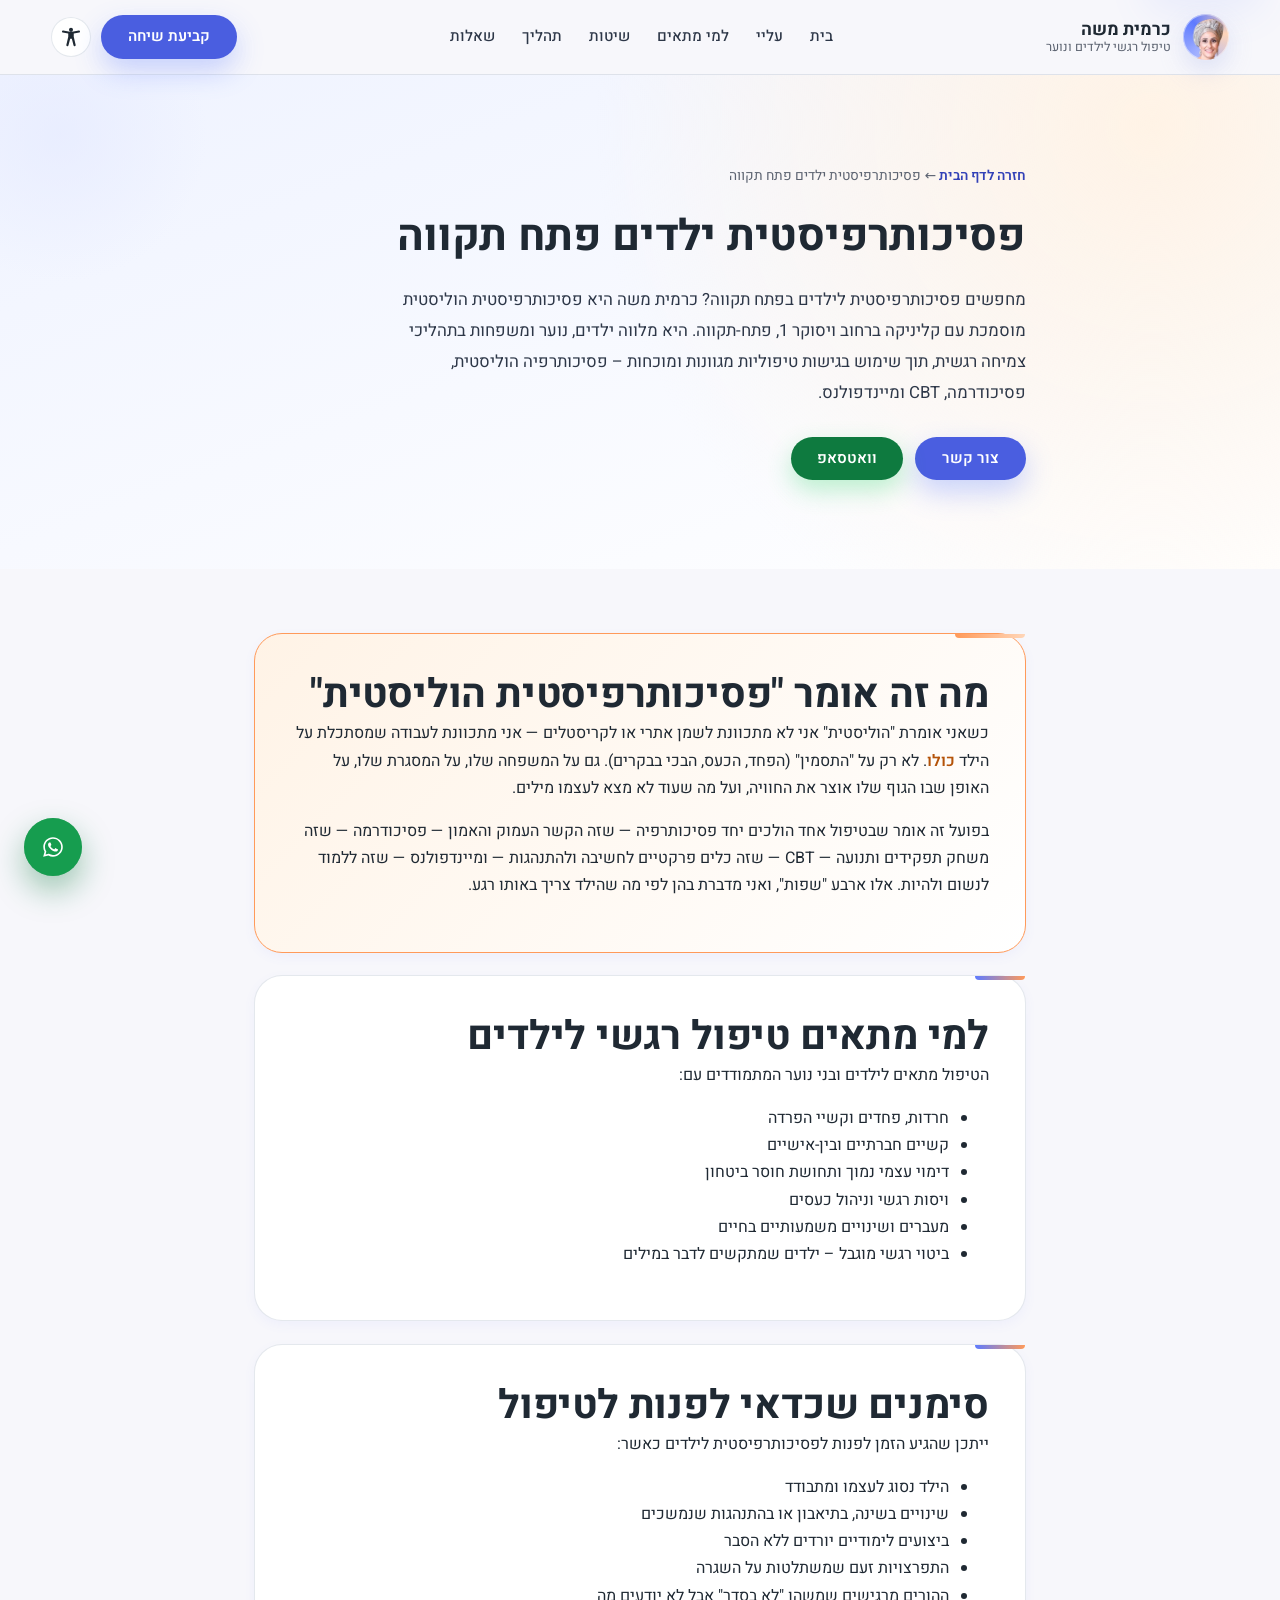
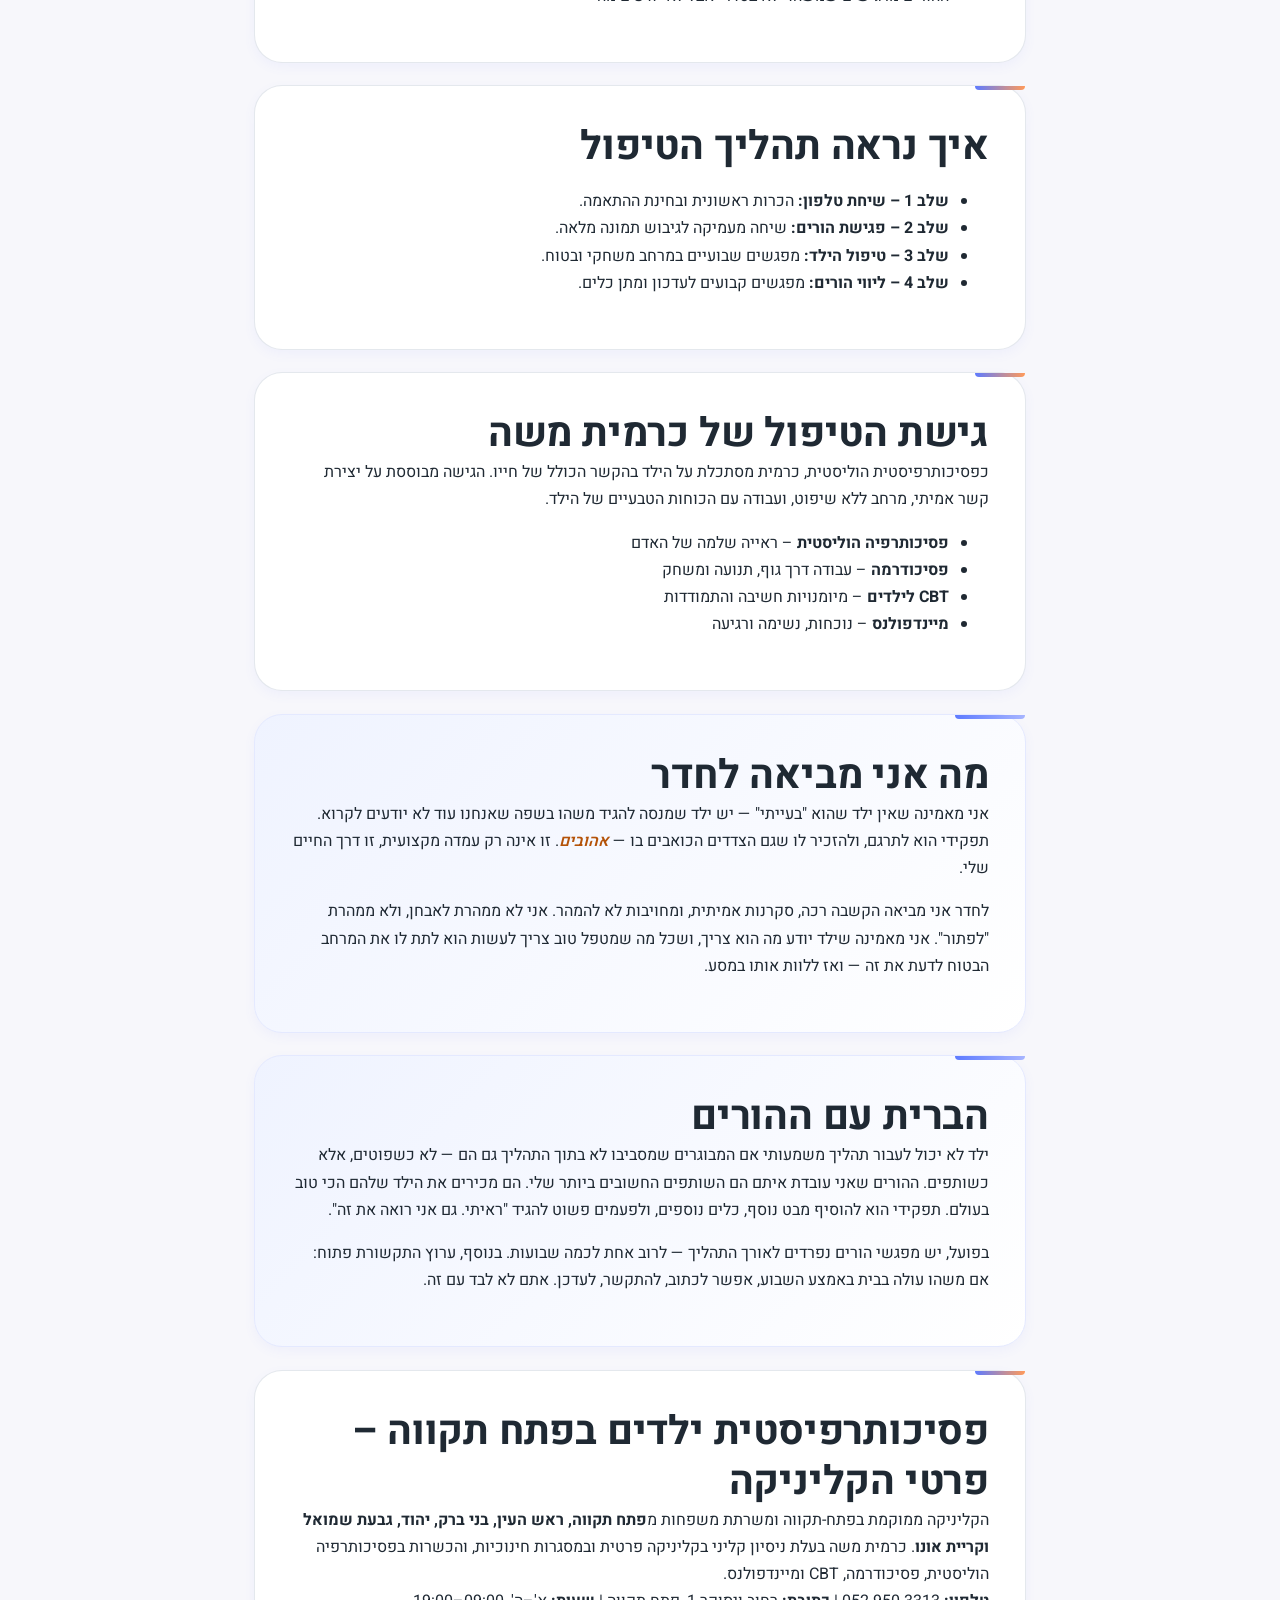
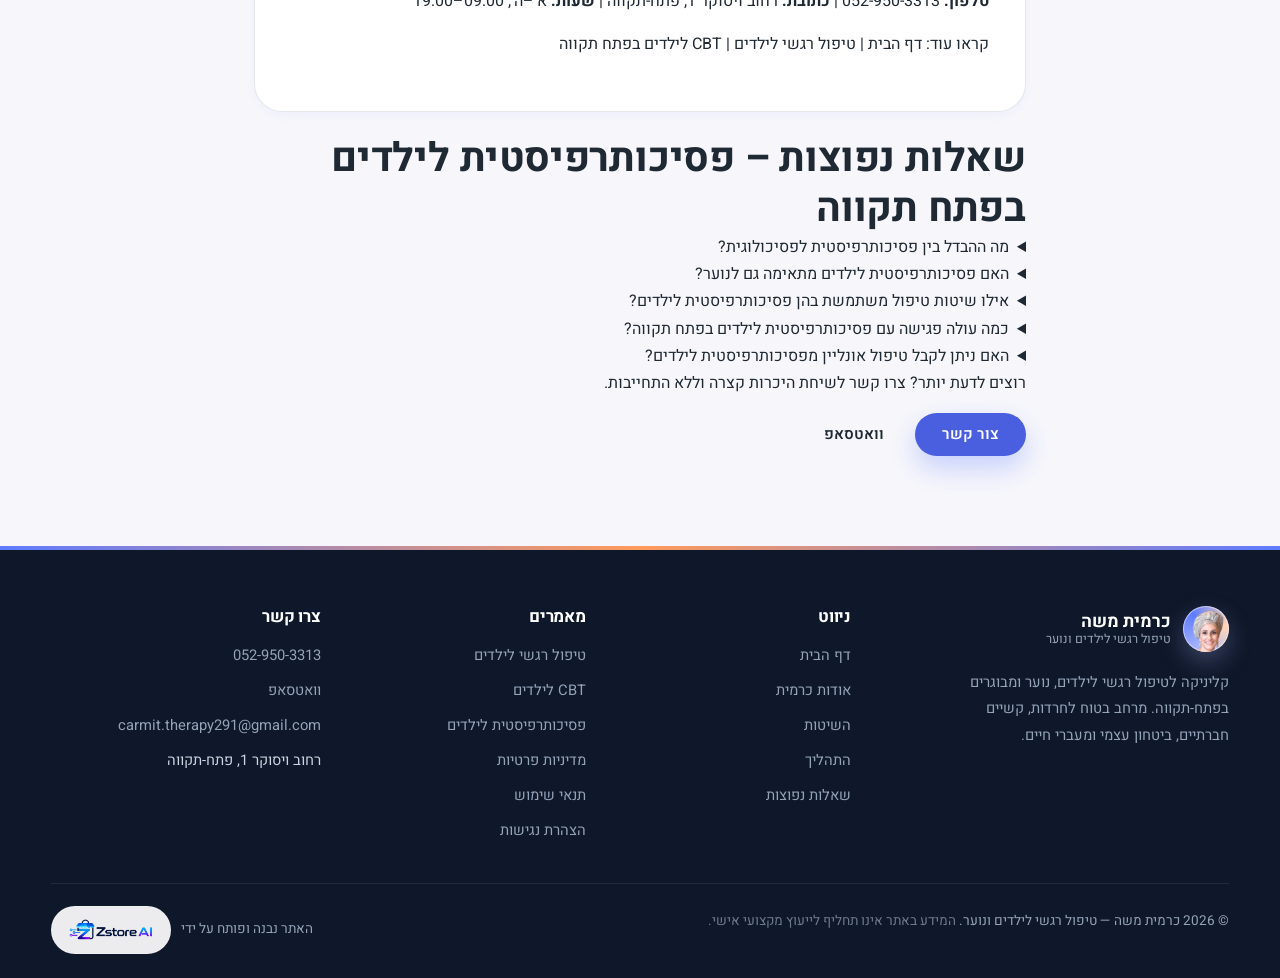
<file: psychotherapist-children-petah-tikva.html>
<!DOCTYPE html>
<html lang="he-IL" dir="rtl">
<head>
    <meta charset="UTF-8">
    <title>פסיכותרפיסטית ילדים פתח תקווה | כרמית משה</title>
    <meta name="viewport" content="width=device-width, initial-scale=1.0">

    <!-- Favicon -->
    <link rel="icon" type="image/x-icon" href="/favicon.ico">
    <link rel="icon" type="image/png" sizes="32x32" href="/favicon-32x32.png">
    <link rel="icon" type="image/png" sizes="16x16" href="/favicon-16x16.png">
    <link rel="apple-touch-icon" href="/apple-touch-icon.png">
    <link rel="manifest" href="/site.webmanifest">

    <meta name="description" content="פסיכותרפיסטית לילדים בפתח תקווה – כרמית משה. גישה הוליסטית חמה ומקצועית. משרתת פתח תקווה, ראש העין, בני ברק ועוד. שיחת היכרות ללא התחייבות.">
    <meta name="robots" content="index,follow,max-image-preview:large,max-snippet:-1">
    <meta name="theme-color" content="#2D3F35">
    <meta name="author" content="כרמית משה">
    <meta name="geo.region" content="IL-M">
    <meta name="geo.placename" content="פתח תקווה">
    <meta name="geo.position" content="32.0907;34.8975">
    <meta name="ICBM" content="32.0907, 34.8975">
    <meta name="referrer" content="strict-origin-when-cross-origin">
    <link rel="canonical" href="https://carmit-therapy.com/psychotherapist-children-petah-tikva.html">
    <link rel="alternate" hreflang="he-IL" href="https://carmit-therapy.com/psychotherapist-children-petah-tikva.html">
    <link rel="alternate" hreflang="x-default" href="https://carmit-therapy.com/psychotherapist-children-petah-tikva.html">
    <meta property="og:locale" content="he_IL">
    <meta property="og:type" content="website">
    <meta property="og:title" content="פסיכותרפיסטית ילדים פתח תקווה | כרמית משה">
    <meta property="og:description" content="פסיכותרפיסטית לילדים בפתח תקווה – כרמית משה. פסיכותרפיה הוליסטית, פסיכודרמה, CBT.">
    <meta property="og:url" content="https://carmit-therapy.com/psychotherapist-children-petah-tikva.html">
    <meta property="og:site_name" content="כרמית משה – טיפול רגשי לילדים ונוער">
    <meta property="og:image" content="https://carmit-therapy.com/image/og-share.png">
    <meta property="og:image:type" content="image/png">
    <meta property="og:image:width" content="1200">
    <meta property="og:image:height" content="630">
    <meta property="og:image:alt" content="כרמית משה – פסיכותרפיסטית הוליסטית לילדים ונוער בפתח תקווה">
    <meta name="twitter:card" content="summary_large_image">
    <meta name="twitter:title" content="פסיכותרפיסטית ילדים פתח תקווה | כרמית משה">
    <meta name="twitter:description" content="פסיכותרפיסטית לילדים בפתח תקווה – כרמית משה, מטפלת רגשית מוסמכת.">
    <meta name="twitter:image" content="https://carmit-therapy.com/image/og-share.png">
    <!-- Typography is self-hosted (see the @font-face block at the top of style.css). -->
    <link rel="preload" href="/fonts/heebo-hebrew.woff2" as="font" type="font/woff2" crossorigin>
    <link rel="stylesheet" href="/style.css?v=20260728">
    <script src="/js/a11y-init.js?v=20260728"></script>
    <script type="application/ld+json">
    {
      "@context": "https://schema.org",
      "@type": "ProfessionalService",
      "@id": "https://carmit-therapy.com/#business",
      "name": "כרמית משה – טיפול רגשי לילדים ונוער",
      "description": "קליניקה לטיפול רגשי לילדים ונוער בפתח-תקווה. פסיכותרפיה הוליסטית, פסיכודרמה, CBT ומיינדפולנס.",
      "url": "https://carmit-therapy.com/",
      "mainEntityOfPage": "https://carmit-therapy.com/psychotherapist-children-petah-tikva.html",
      "telephone": "+972-52-950-3313",
      "email": "carmit.therapy291@gmail.com",
      "priceRange": "₪₪",
      "availableLanguage": [{"@type": "Language", "name": "Hebrew"}, {"@type": "Language", "name": "English"}],
      "founder": {
        "@type": "Person",
        "name": "כרמית משה",
        "jobTitle": "פסיכותרפיסטית הוליסטית"
      },
      "geo": {
        "@type": "GeoCoordinates",
        "latitude": "32.0907",
        "longitude": "34.8975"
      },
      "serviceArea": {
        "@type": "GeoCircle",
        "geoMidpoint": {
          "@type": "GeoCoordinates",
          "latitude": "32.0907",
          "longitude": "34.8975"
        },
        "geoRadius": "15000"
      },
      "areaServed": [
        {"@type": "City", "name": "פתח-תקווה"},
        {"@type": "City", "name": "בני ברק"},
        {"@type": "City", "name": "ראש העין"},
        {"@type": "City", "name": "יהוד"},
        {"@type": "City", "name": "גבעת שמואל"},
        {"@type": "City", "name": "קריית אונו"}
      ],
      "address": { "@type": "PostalAddress", "streetAddress": "רחוב ויסוקר 1", "addressLocality": "פתח-תקווה", "addressRegion": "מרכז", "postalCode": "4900846", "addressCountry": "IL" },
      "openingHoursSpecification": [{ "@type": "OpeningHoursSpecification", "dayOfWeek": ["Sunday","Monday","Tuesday","Wednesday","Thursday"], "opens": "09:00", "closes": "19:00" }],
      "sameAs": [
        "https://maps.google.com/?cid=10782627092382521567",
        "https://www.google.com/search?kgmid=/g/11n54ytldr",
        "https://wa.me/972529503313"
      ],
      "hasMap": "https://maps.google.com/?cid=10782627092382521567"
    }
    </script>
    <script type="application/ld+json">
    {
      "@context": "https://schema.org",
      "@type": "FAQPage",
      "mainEntity": [
        { "@type": "Question", "name": "מה ההבדל בין פסיכותרפיסטית לפסיכולוגית?", "acceptedAnswer": { "@type": "Answer", "text": "פסיכותרפיסטית היא מטפלת מוסמכת בפסיכותרפיה. פסיכולוגית בעלת תואר אקדמי ויכולה גם לבצע אבחונים. שתיהן יכולות לספק טיפול רגשי איכותי." } },
        { "@type": "Question", "name": "האם פסיכותרפיסטית לילדים מתאימה גם לנוער?", "acceptedAnswer": { "@type": "Answer", "text": "כן, כרמית משה מטפלת גם בבני נוער. הגישה מותאמת לגיל ולאופי של כל מטופל." } },
        { "@type": "Question", "name": "אילו שיטות טיפול משתמשת בהן פסיכותרפיסטית לילדים?", "acceptedAnswer": { "@type": "Answer", "text": "כרמית משלבת פסיכותרפיה הוליסטית, פסיכודרמה, CBT ומיינדפולנס, בהתאמה אישית לכל ילד." } },
        { "@type": "Question", "name": "כמה עולה פגישה עם פסיכותרפיסטית לילדים בפתח תקווה?", "acceptedAnswer": { "@type": "Answer", "text": "מחיר הפגישה נקבע בשיחת ההיכרות. פנו ל-052-950-3313 לפרטים." } },
        { "@type": "Question", "name": "האם ניתן לקבל טיפול אונליין מפסיכותרפיסטית לילדים?", "acceptedAnswer": { "@type": "Answer", "text": "עם בני נוער וילדים בוגרים יותר ניתן לשקול שילוב של מפגשים אונליין לפי הצורך." } }
      ]
    }
    </script>
    <!-- BreadcrumbList -->
    <script type="application/ld+json">
    {
      "@context": "https://schema.org",
      "@type": "BreadcrumbList",
      "@id": "https://carmit-therapy.com/psychotherapist-children-petah-tikva.html#breadcrumb",
      "itemListElement": [
        {"@type": "ListItem", "position": 1, "name": "דף הבית", "item": "https://carmit-therapy.com/"},
        {"@type": "ListItem", "position": 2, "name": "פסיכותרפיסטית ילדים פתח תקווה", "item": "https://carmit-therapy.com/psychotherapist-children-petah-tikva.html"}
      ]
    }
    </script>
    <!-- Page as an authored article, linked to the same business/person
         entities declared on the home page. -->
    <script type="application/ld+json">
{
      "@context": "https://schema.org",
      "@graph": [
            {
                  "@type": [
                        "WebPage",
                        "Article"
                  ],
                  "@id": "https://carmit-therapy.com/psychotherapist-children-petah-tikva.html#webpage",
                  "url": "https://carmit-therapy.com/psychotherapist-children-petah-tikva.html",
                  "name": "פסיכותרפיסטית ילדים פתח תקווה | כרמית משה",
                  "headline": "פסיכותרפיסטית לילדים בפתח תקווה — איך לבחור נכון",
                  "description": "מה עושה פסיכותרפיסטית לילדים, במה היא נבדלת ממטפלים אחרים, מה חשוב לבדוק לפני שבוחרים, ואיך נראית העבודה בקליניקה של כרמית משה בפתח-תקווה.",
                  "inLanguage": "he-IL",
                  "isPartOf": {
                        "@id": "https://carmit-therapy.com/#website"
                  },
                  "about": {
                        "@id": "https://carmit-therapy.com/#business"
                  },
                  "mentions": [
                        {
                              "@type": "Thing",
                              "name": "פסיכותרפיה לילדים"
                        },
                        {
                              "@type": "Thing",
                              "name": "פסיכותרפיה הוליסטית"
                        },
                        {
                              "@type": "Thing",
                              "name": "בחירת מטפל רגשי"
                        }
                  ],
                  "keywords": "פסיכותרפיסטית ילדים, פתח תקווה, פסיכותרפיה הוליסטית, מטפלת רגשית לילדים",
                  "author": {
                        "@id": "https://carmit-therapy.com/#carmit"
                  },
                  "publisher": {
                        "@id": "https://carmit-therapy.com/#business"
                  },
                  "datePublished": "2026-05-17",
                  "dateModified": "2026-07-28",
                  "primaryImageOfPage": {
                        "@type": "ImageObject",
                        "url": "https://carmit-therapy.com/image/og-share.png",
                        "width": 1200,
                        "height": 630
                  },
                  "breadcrumb": {
                        "@id": "https://carmit-therapy.com/psychotherapist-children-petah-tikva.html#breadcrumb"
                  },
                  "speakable": {
                        "@type": "SpeakableSpecification",
                        "cssSelector": [
                              ".seo-intro"
                        ]
                  }
            },
            {
                  "@type": "WebSite",
                  "@id": "https://carmit-therapy.com/#website",
                  "url": "https://carmit-therapy.com/",
                  "name": "כרמית משה – טיפול רגשי לילדים ונוער",
                  "inLanguage": "he-IL",
                  "publisher": {
                        "@id": "https://carmit-therapy.com/#business"
                  }
            },
            {
                  "@type": "Person",
                  "@id": "https://carmit-therapy.com/#carmit",
                  "name": "כרמית משה",
                  "jobTitle": "פסיכותרפיסטית הוליסטית · מטפלת רגשית בילדים ונוער",
                  "url": "https://carmit-therapy.com/",
                  "worksFor": {
                        "@id": "https://carmit-therapy.com/#business"
                  }
            }
      ]
}
    </script>
</head>
<body class="seo-landing">

<a class="skip-link" href="#main-content">דלג/י לתוכן</a>
<div class="read-progress" aria-hidden="true"></div>

<header class="site-header" id="siteHeader">
    <div class="container header-inner">
        <a class="logo logo-link" href="index.html" aria-label="חזרה לדף הבית">
            <div class="logo-mark">
                <picture>
                    <source srcset="/image/carmit-mark.webp" type="image/webp">
                    <img src="/image/carmit-mark.png" alt="" width="46" height="46" decoding="async">
                </picture>
            </div>
            <div class="logo-text">
                <span class="logo-title">כרמית משה</span>
                <span class="logo-subtitle">טיפול רגשי לילדים ונוער</span>
            </div>
        </a>
        <nav class="main-nav" aria-label="תפריט ראשי">
            <ul>
                <li><a href="index.html">בית</a></li>
                <li><a href="index.html#about">עליי</a></li>
                <li><a href="index.html#for-who">למי מתאים</a></li>
                <li><a href="index.html#methods">שיטות</a></li>
                <li><a href="index.html#process">תהליך</a></li>
                <li><a href="index.html#faq">שאלות</a></li>
            </ul>
        </nav>
        <div class="header-cta">
            <a href="index.html#contact" class="btn primary">קביעת שיחה</a>
            <button class="nav-toggle" type="button" aria-label="פתיחת תפריט" aria-expanded="false">
                <span></span><span></span><span></span>
            </button>
        </div>
    </div>
</header>

<main id="main-content" tabindex="-1">

    <section class="seo-hero">
        <div class="seo-hero-inner">
            <nav class="seo-breadcrumb" aria-label="נתיב ניווט">
                <a href="index.html">חזרה לדף הבית</a>
                <span>←</span>
                <span>פסיכותרפיסטית ילדים פתח תקווה</span>
            </nav>
            <h1>פסיכותרפיסטית ילדים פתח תקווה</h1>
            <p class="seo-intro">
                מחפשים פסיכותרפיסטית לילדים בפתח תקווה? כרמית משה היא פסיכותרפיסטית הוליסטית מוסמכת עם קליניקה
                ברחוב ויסוקר 1, פתח-תקווה. היא מלווה ילדים, נוער ומשפחות בתהליכי צמיחה רגשית, תוך שימוש בגישות
                טיפוליות מגוונות ומוכחות – פסיכותרפיה הוליסטית, פסיכודרמה, CBT ומיינדפולנס.
            </p>
            <div class="seo-cta-bar">
                <a href="index.html#contact" class="btn primary">צור קשר</a>
                <a href="https://wa.me/972529503313?text=%D7%A9%D7%9C%D7%95%D7%9D%20%D7%9B%D7%A8%D7%9E%D7%99%D7%AA%2C%20%D7%A8%D7%90%D7%99%D7%AA%D7%99%20%D7%90%D7%AA%20%D7%94%D7%90%D7%AA%D7%A8%20%D7%A9%D7%9C%D7%9A%20%D7%95%D7%90%D7%A9%D7%9E%D7%97%20%D7%9C%D7%AA%D7%90%D7%9D%20%D7%A9%D7%99%D7%97%D7%AA%20%D7%94%D7%99%D7%9B%D7%A8%D7%95%D7%AA.%20%D7%AA%D7%95%D7%93%D7%94%21" class="btn secondary" target="_blank" rel="noopener">וואטסאפ</a>
            </div>
        </div>
    </section>

    <div class="seo-body">

        <div class="seo-card seo-card--warm">
            <h2>מה זה אומר "פסיכותרפיסטית הוליסטית"</h2>
            <p>
                כשאני אומרת "הוליסטית" אני לא מתכוונת לשמן אתרי או לקריסטלים — אני מתכוונת
                לעבודה שמסתכלת על הילד <em>כולו</em>. לא רק על "התסמין" (הפחד, הכעס, הבכי
                בבקרים). גם על המשפחה שלו, על המסגרת שלו, על האופן שבו הגוף שלו אוצר את החוויה,
                ועל מה שעוד לא מצא לעצמו מילים.
            </p>
            <p>
                בפועל זה אומר שבטיפול אחד הולכים יחד פסיכותרפיה — שזה הקשר העמוק והאמון —
                פסיכודרמה — שזה משחק תפקידים ותנועה — CBT — שזה כלים פרקטיים לחשיבה
                ולהתנהגות — ומיינדפולנס — שזה ללמוד לנשום ולהיות. אלו ארבע "שפות", ואני
                מדברת בהן לפי מה שהילד צריך באותו רגע.
            </p>
        </div>

        <div class="seo-card">
            <h2>למי מתאים טיפול רגשי לילדים</h2>
            <p>הטיפול מתאים לילדים ובני נוער המתמודדים עם:</p>
            <ul>
                <li>חרדות, פחדים וקשיי הפרדה</li>
                <li>קשיים חברתיים ובין-אישיים</li>
                <li>דימוי עצמי נמוך ותחושת חוסר ביטחון</li>
                <li>ויסות רגשי וניהול כעסים</li>
                <li>מעברים ושינויים משמעותיים בחיים</li>
                <li>ביטוי רגשי מוגבל – ילדים שמתקשים לדבר במילים</li>
            </ul>
        </div>

        <div class="seo-card">
            <h2>סימנים שכדאי לפנות לטיפול</h2>
            <p>ייתכן שהגיע הזמן לפנות לפסיכותרפיסטית לילדים כאשר:</p>
            <ul>
                <li>הילד נסוג לעצמו ומתבודד</li>
                <li>שינויים בשינה, בתיאבון או בהתנהגות שנמשכים</li>
                <li>ביצועים לימודיים יורדים ללא הסבר</li>
                <li>התפרצויות זעם שמשתלטות על השגרה</li>
                <li>ההורים מרגישים שמשהו "לא בסדר" אבל לא יודעים מה</li>
            </ul>
        </div>

        <div class="seo-card">
            <h2>איך נראה תהליך הטיפול</h2>
            <ul>
                <li><strong>שלב 1 – שיחת טלפון:</strong> הכרות ראשונית ובחינת ההתאמה.</li>
                <li><strong>שלב 2 – פגישת הורים:</strong> שיחה מעמיקה לגיבוש תמונה מלאה.</li>
                <li><strong>שלב 3 – טיפול הילד:</strong> מפגשים שבועיים במרחב משחקי ובטוח.</li>
                <li><strong>שלב 4 – ליווי הורים:</strong> מפגשים קבועים לעדכון ומתן כלים.</li>
            </ul>
        </div>

        <div class="seo-card">
            <h2>גישת הטיפול של כרמית משה</h2>
            <p>
                כפסיכותרפיסטית הוליסטית, כרמית מסתכלת על הילד בהקשר הכולל של חייו. הגישה מבוססת על יצירת קשר אמיתי,
                מרחב ללא שיפוט, ועבודה עם הכוחות הטבעיים של הילד.
            </p>
            <ul>
                <li><strong>פסיכותרפיה הוליסטית</strong> – ראייה שלמה של האדם</li>
                <li><strong>פסיכודרמה</strong> – עבודה דרך גוף, תנועה ומשחק</li>
                <li><strong>CBT לילדים</strong> – מיומנויות חשיבה והתמודדות</li>
                <li><strong>מיינדפולנס</strong> – נוכחות, נשימה ורגיעה</li>
            </ul>
        </div>

        <div class="seo-card seo-card--soft">
            <h2>מה אני מביאה לחדר</h2>
            <p>
                אני מאמינה שאין ילד שהוא "בעייתי" — יש ילד שמנסה להגיד משהו בשפה שאנחנו עוד
                לא יודעים לקרוא. תפקידי הוא לתרגם, ולהזכיר לו שגם הצדדים הכואבים בו —
                <em>אהובים</em>. זו אינה רק עמדה מקצועית, זו דרך החיים שלי.
            </p>
            <p>
                לחדר אני מביאה הקשבה רכה, סקרנות אמיתית, ומחויבות לא להמהר. אני לא ממהרת
                לאבחן, ולא ממהרת "לפתור". אני מאמינה שילד יודע מה הוא צריך, ושכל מה שמטפל
                טוב צריך לעשות הוא לתת לו את המרחב הבטוח לדעת את זה — ואז ללוות אותו במסע.
            </p>
        </div>

        <div class="seo-card seo-card--soft">
            <h2>הברית עם ההורים</h2>
            <p>
                ילד לא יכול לעבור תהליך משמעותי אם המבוגרים שמסביבו לא בתוך התהליך גם הם —
                לא כשפוטים, אלא כשותפים. ההורים שאני עובדת איתם הם השותפים החשובים ביותר
                שלי. הם מכירים את הילד שלהם הכי טוב בעולם. תפקידי הוא להוסיף מבט נוסף,
                כלים נוספים, ולפעמים פשוט להגיד "ראיתי. גם אני רואה את זה".
            </p>
            <p>
                בפועל, יש מפגשי הורים נפרדים לאורך התהליך — לרוב אחת לכמה שבועות. בנוסף,
                ערוץ התקשורת פתוח: אם משהו עולה בבית באמצע השבוע, אפשר לכתוב, להתקשר,
                לעדכן. אתם לא לבד עם זה.
            </p>
        </div>

        <div class="seo-card">
            <h2>פסיכותרפיסטית ילדים בפתח תקווה – פרטי הקליניקה</h2>
            <p>
                הקליניקה ממוקמת בפתח-תקווה ומשרתת משפחות מ<strong>פתח תקווה, ראש העין, בני ברק, יהוד, גבעת שמואל וקריית אונו</strong>.
                כרמית משה בעלת ניסיון קליני בקליניקה פרטית ובמסגרות חינוכיות, והכשרות בפסיכותרפיה הוליסטית, פסיכודרמה, CBT ומיינדפולנס.<br>
                <strong>טלפון:</strong> <a href="tel:+972529503313">052-950-3313</a> |
                <strong>כתובת:</strong> רחוב ויסוקר 1, פתח-תקווה |
                <strong>שעות:</strong> א'–ה', 09:00–19:00
            </p>
            <p>קראו עוד: <a href="index.html">דף הבית</a> | <a href="therapy-children-petah-tikva.html">טיפול רגשי לילדים</a> | <a href="cbt-children-petah-tikva.html">CBT לילדים בפתח תקווה</a></p>
        </div>

        <h2>שאלות נפוצות – פסיכותרפיסטית לילדים בפתח תקווה</h2>

        <details>
            <summary>מה ההבדל בין פסיכותרפיסטית לפסיכולוגית?</summary>
            <p>פסיכותרפיסטית היא מטפלת מוסמכת בפסיכותרפיה. פסיכולוגית בעלת תואר אקדמי ויכולה גם לבצע אבחונים. שתיהן יכולות לספק טיפול רגשי איכותי.</p>
        </details>
        <details>
            <summary>האם פסיכותרפיסטית לילדים מתאימה גם לנוער?</summary>
            <p>כן, כרמית משה מטפלת גם בבני נוער. הגישה הטיפולית מותאמת לגיל ולאופי של כל מטופל.</p>
        </details>
        <details>
            <summary>אילו שיטות טיפול משתמשת בהן פסיכותרפיסטית לילדים?</summary>
            <p>כרמית משלבת פסיכותרפיה הוליסטית, פסיכודרמה, CBT ומיינדפולנס, בהתאמה אישית לכל ילד.</p>
        </details>
        <details>
            <summary>כמה עולה פגישה עם פסיכותרפיסטית לילדים בפתח תקווה?</summary>
            <p>מחיר הפגישה נקבע בשיחת ההיכרות. פנו ל-052-950-3313 לפרטים.</p>
        </details>
        <details>
            <summary>האם ניתן לקבל טיפול אונליין מפסיכותרפיסטית לילדים?</summary>
            <p>עם בני נוער וילדים בוגרים יותר ניתן לשקול שילוב של מפגשים אונליין לפי הצורך.</p>
        </details>

        <div class="cta-box">
            <p>רוצים לדעת יותר? צרו קשר לשיחת היכרות קצרה וללא התחייבות.</p>
            <div class="btn-group">
                <a href="index.html#contact" class="btn primary">צור קשר</a>
                <a href="https://wa.me/972529503313?text=%D7%A9%D7%9C%D7%95%D7%9D%20%D7%9B%D7%A8%D7%9E%D7%99%D7%AA%2C%20%D7%A8%D7%90%D7%99%D7%AA%D7%99%20%D7%90%D7%AA%20%D7%94%D7%90%D7%AA%D7%A8%20%D7%A9%D7%9C%D7%9A%20%D7%95%D7%90%D7%A9%D7%9E%D7%97%20%D7%9C%D7%AA%D7%90%D7%9D%20%D7%A9%D7%99%D7%97%D7%AA%20%D7%94%D7%99%D7%9B%D7%A8%D7%95%D7%AA.%20%D7%AA%D7%95%D7%93%D7%94%21" class="btn secondary" target="_blank" rel="noopener">וואטסאפ</a>
            </div>
        </div>

    </div>
</main>

<a href="https://wa.me/972529503313?text=%D7%A9%D7%9C%D7%95%D7%9D%20%D7%9B%D7%A8%D7%9E%D7%99%D7%AA%2C%20%D7%A8%D7%90%D7%99%D7%AA%D7%99%20%D7%90%D7%AA%20%D7%94%D7%90%D7%AA%D7%A8%20%D7%A9%D7%9C%D7%9A%20%D7%95%D7%90%D7%A9%D7%9E%D7%97%20%D7%9C%D7%AA%D7%90%D7%9D%20%D7%A9%D7%99%D7%97%D7%AA%20%D7%94%D7%99%D7%9B%D7%A8%D7%95%D7%AA.%20%D7%AA%D7%95%D7%93%D7%94%21" class="chat-btn" target="_blank" rel="noopener noreferrer" aria-label="שליחת הודעה לכרמית בוואטסאפ">
    <svg xmlns="http://www.w3.org/2000/svg" viewBox="0 0 640 640" fill="currentColor" aria-hidden="true" focusable="false"><path d="M476.9 161.1C435 119.1 379.2 96 319.9 96C197.5 96 97.9 195.6 97.9 318C97.9 357.1 108.1 395.3 127.5 429L96 544L213.7 513.1C246.1 530.8 282.6 540.1 319.8 540.1L319.9 540.1C442.2 540.1 544 440.5 544 318.1C544 258.8 518.8 203.1 476.9 161.1zM319.9 502.7C286.7 502.7 254.2 493.8 225.9 477L219.2 473L149.4 491.3L168 423.2L163.6 416.2C145.1 386.8 135.4 352.9 135.4 318C135.4 216.3 218.2 133.5 320 133.5C369.3 133.5 415.6 152.7 450.4 187.6C485.2 222.5 506.6 268.8 506.5 318.1C506.5 419.9 421.6 502.7 319.9 502.7zM421.1 364.5C415.6 361.7 388.3 348.3 383.2 346.5C378.1 344.6 374.4 343.7 370.7 349.3C367 354.9 356.4 367.3 353.1 371.1C349.9 374.8 346.6 375.3 341.1 372.5C308.5 356.2 287.1 343.4 265.6 306.5C259.9 296.7 271.3 297.4 281.9 276.2C283.7 272.5 282.8 269.3 281.4 266.5C280 263.7 268.9 236.4 264.3 225.3C259.8 214.5 255.2 216 251.8 215.8C248.6 215.6 244.9 215.6 241.2 215.6C237.5 215.6 231.5 217 226.4 222.5C221.3 228.1 207 241.5 207 268.8C207 296.1 226.9 322.5 229.6 326.2C232.4 329.9 268.7 385.9 324.4 410C359.6 425.2 373.4 426.5 391 423.9C401.7 422.3 423.8 410.5 428.4 397.5C433 384.5 433 373.4 431.6 371.1C430.3 368.6 426.6 367.2 421.1 364.5z"/></svg>
</a>

<footer class="site-footer">
    <div class="container">
        <div class="footer-grid">
            <div class="footer-brand">
                <div class="logo">
                    <div class="logo-mark">
                        <picture>
                            <source srcset="/image/carmit-mark.webp" type="image/webp">
                            <img src="/image/carmit-mark.png" alt="" width="46" height="46" loading="lazy" decoding="async">
                        </picture>
                    </div>
                    <div class="logo-text">
                        <span class="logo-title">כרמית משה</span>
                        <span class="logo-subtitle">טיפול רגשי לילדים ונוער</span>
                    </div>
                </div>
                <p>קליניקה לטיפול רגשי לילדים, נוער ומבוגרים בפתח-תקווה. מרחב בטוח לחרדות, קשיים חברתיים, ביטחון עצמי ומעברי חיים.</p>
            </div>
            <div class="footer-col">
                <h3>ניווט</h3>
                <ul>
                    <li><a href="index.html">דף הבית</a></li>
                    <li><a href="index.html#about">אודות כרמית</a></li>
                    <li><a href="index.html#methods">השיטות</a></li>
                    <li><a href="index.html#process">התהליך</a></li>
                    <li><a href="index.html#faq">שאלות נפוצות</a></li>
                </ul>
            </div>
            <div class="footer-col">
                <h3>מאמרים</h3>
                <ul>
                    <li><a href="therapy-children-petah-tikva.html">טיפול רגשי לילדים</a></li>
                    <li><a href="cbt-children-petah-tikva.html">CBT לילדים</a></li>
                    <li><a href="psychotherapist-children-petah-tikva.html">פסיכותרפיסטית לילדים</a></li>
                    <li><a href="privacy.html">מדיניות פרטיות</a></li>
                    <li><a href="terms.html">תנאי שימוש</a></li>
                    <li><a href="accessibility.html">הצהרת נגישות</a></li>
                </ul>
            </div>
            <div class="footer-col">
                <h3>צרו קשר</h3>
                <ul>
                    <li><a href="tel:+972529503313">052-950-3313</a></li>
                    <li><a href="https://wa.me/972529503313" target="_blank" rel="noopener">וואטסאפ</a></li>
                    <li><a href="mailto:carmit.therapy291@gmail.com">carmit.therapy291@gmail.com</a></li>
                    <li>רחוב ויסוקר 1, פתח-תקווה</li>
                </ul>
            </div>
        </div>
        <div class="footer-bottom">
            <p>© 2026 כרמית משה — טיפול רגשי לילדים ונוער. <span style="opacity:0.7">המידע באתר אינו תחליף לייעוץ מקצועי אישי.</span></p>
            <div class="footer-credit">
                <span>האתר נבנה ופותח על ידי</span>
                <a href="https://zstore-ai.co.il/" target="_blank" rel="noopener noreferrer" class="footer-credit-link" aria-label="Zstore AI — בניית אתרים">
                    <img src="image/zstore-logo.png" alt="Zstore AI" width="652" height="217" loading="lazy" decoding="async">
                </a>
            </div>
        </div>
    </div>
</footer>

<script src="/js/site.js?v=20260728" defer></script>
<script src="/js/a11y.js?v=20260728" defer></script>

</body>
</html>
</file>
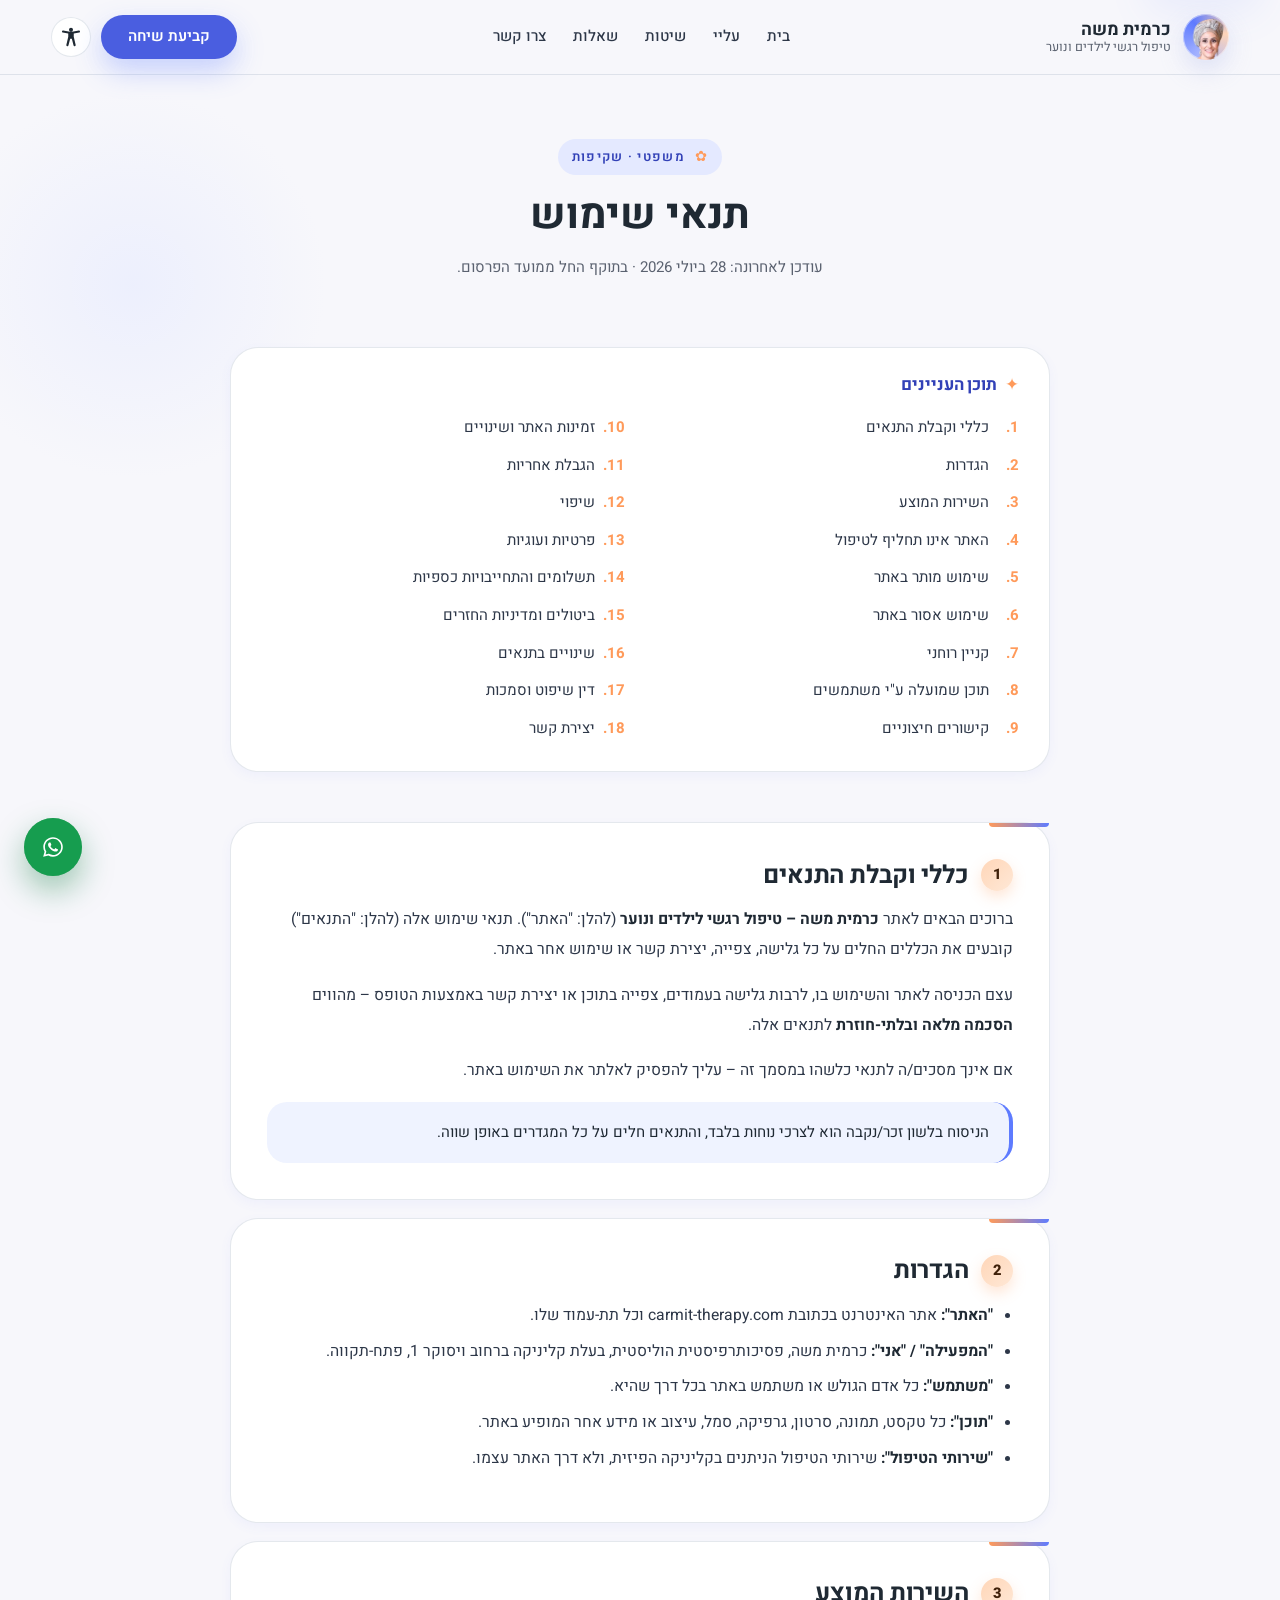
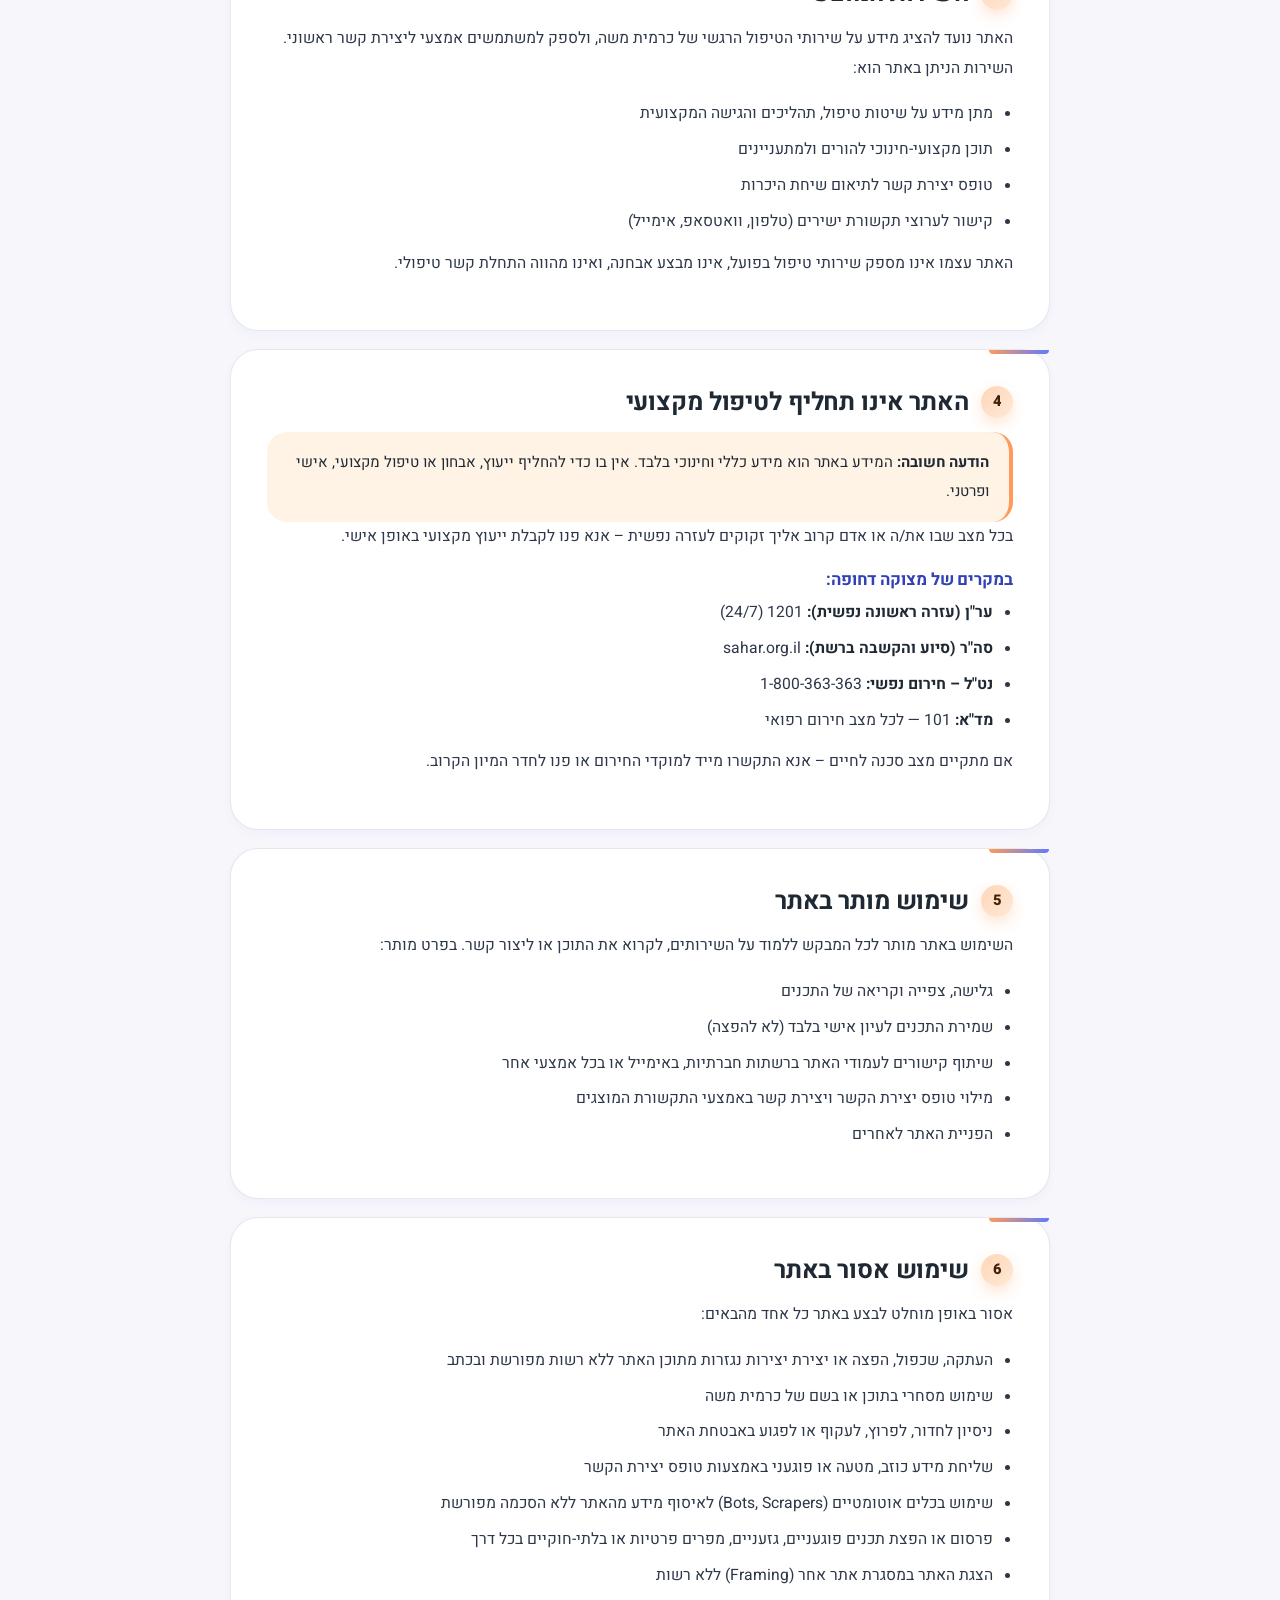
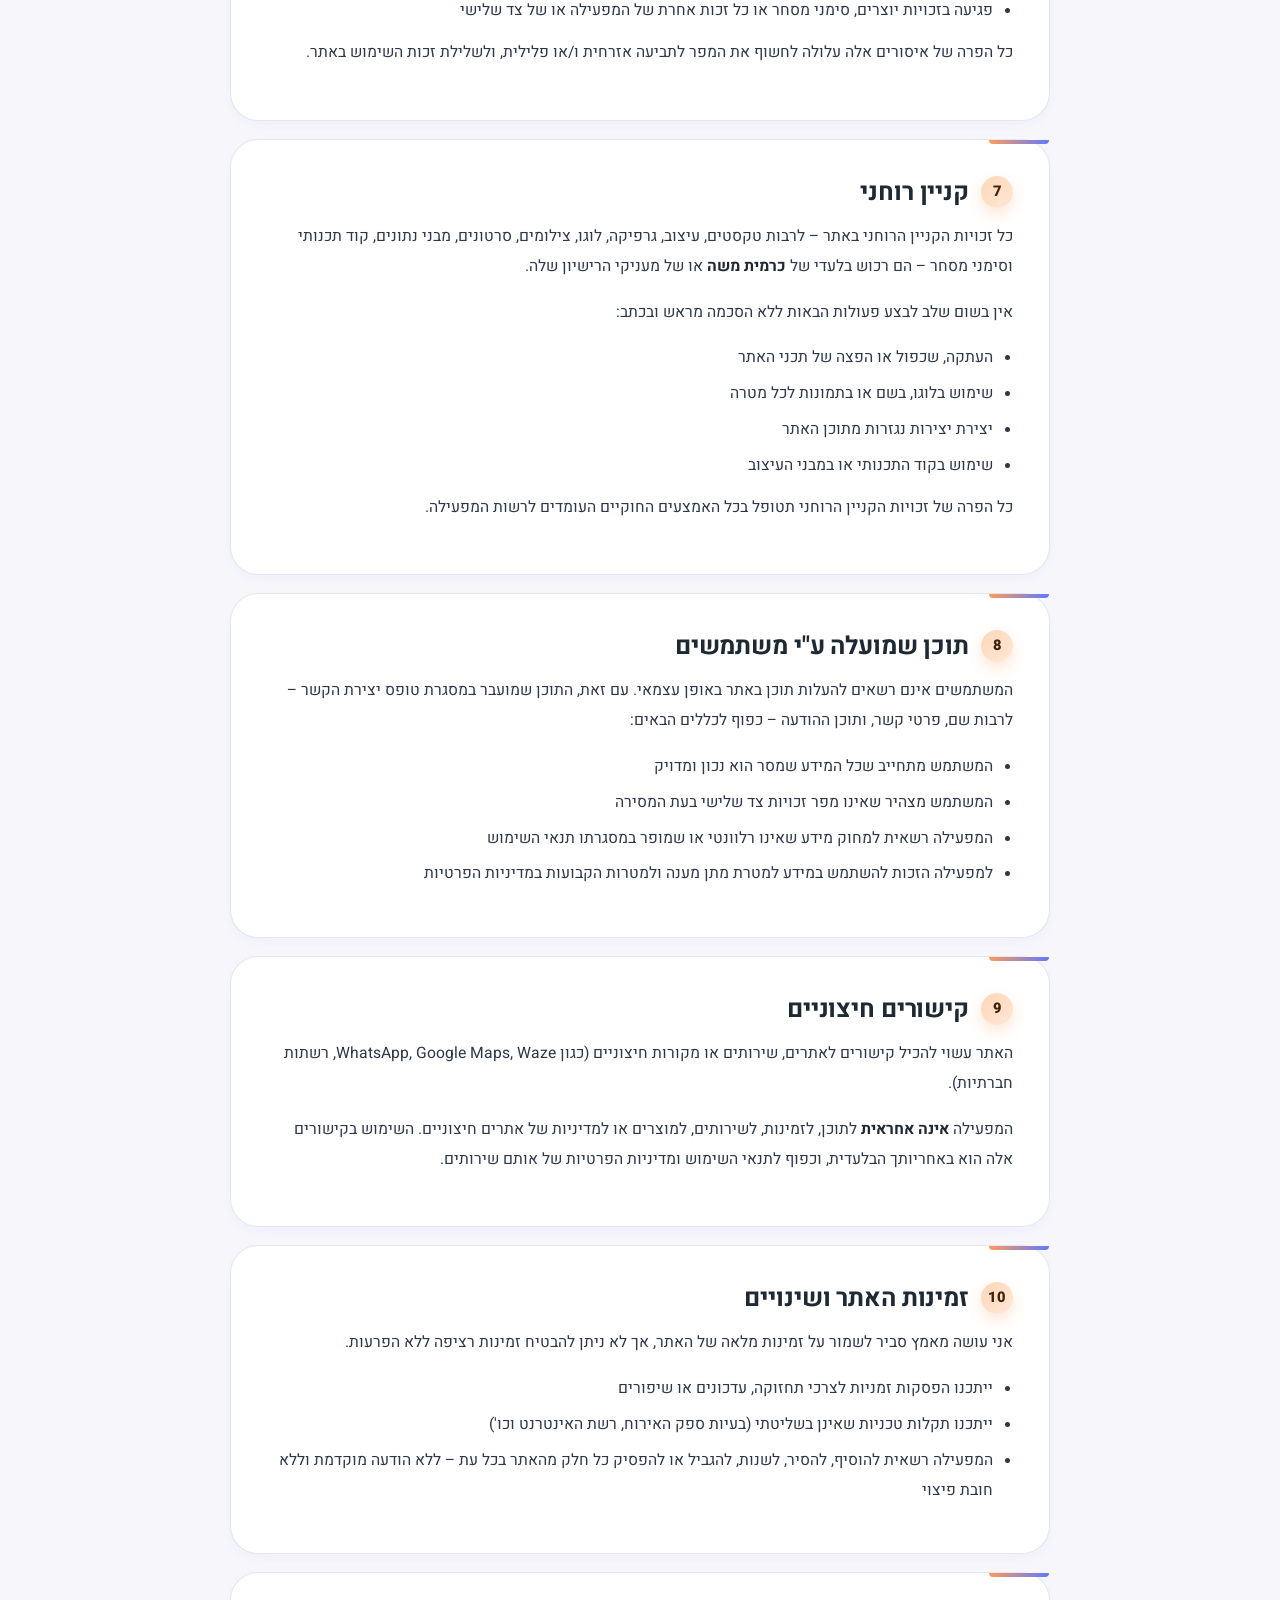
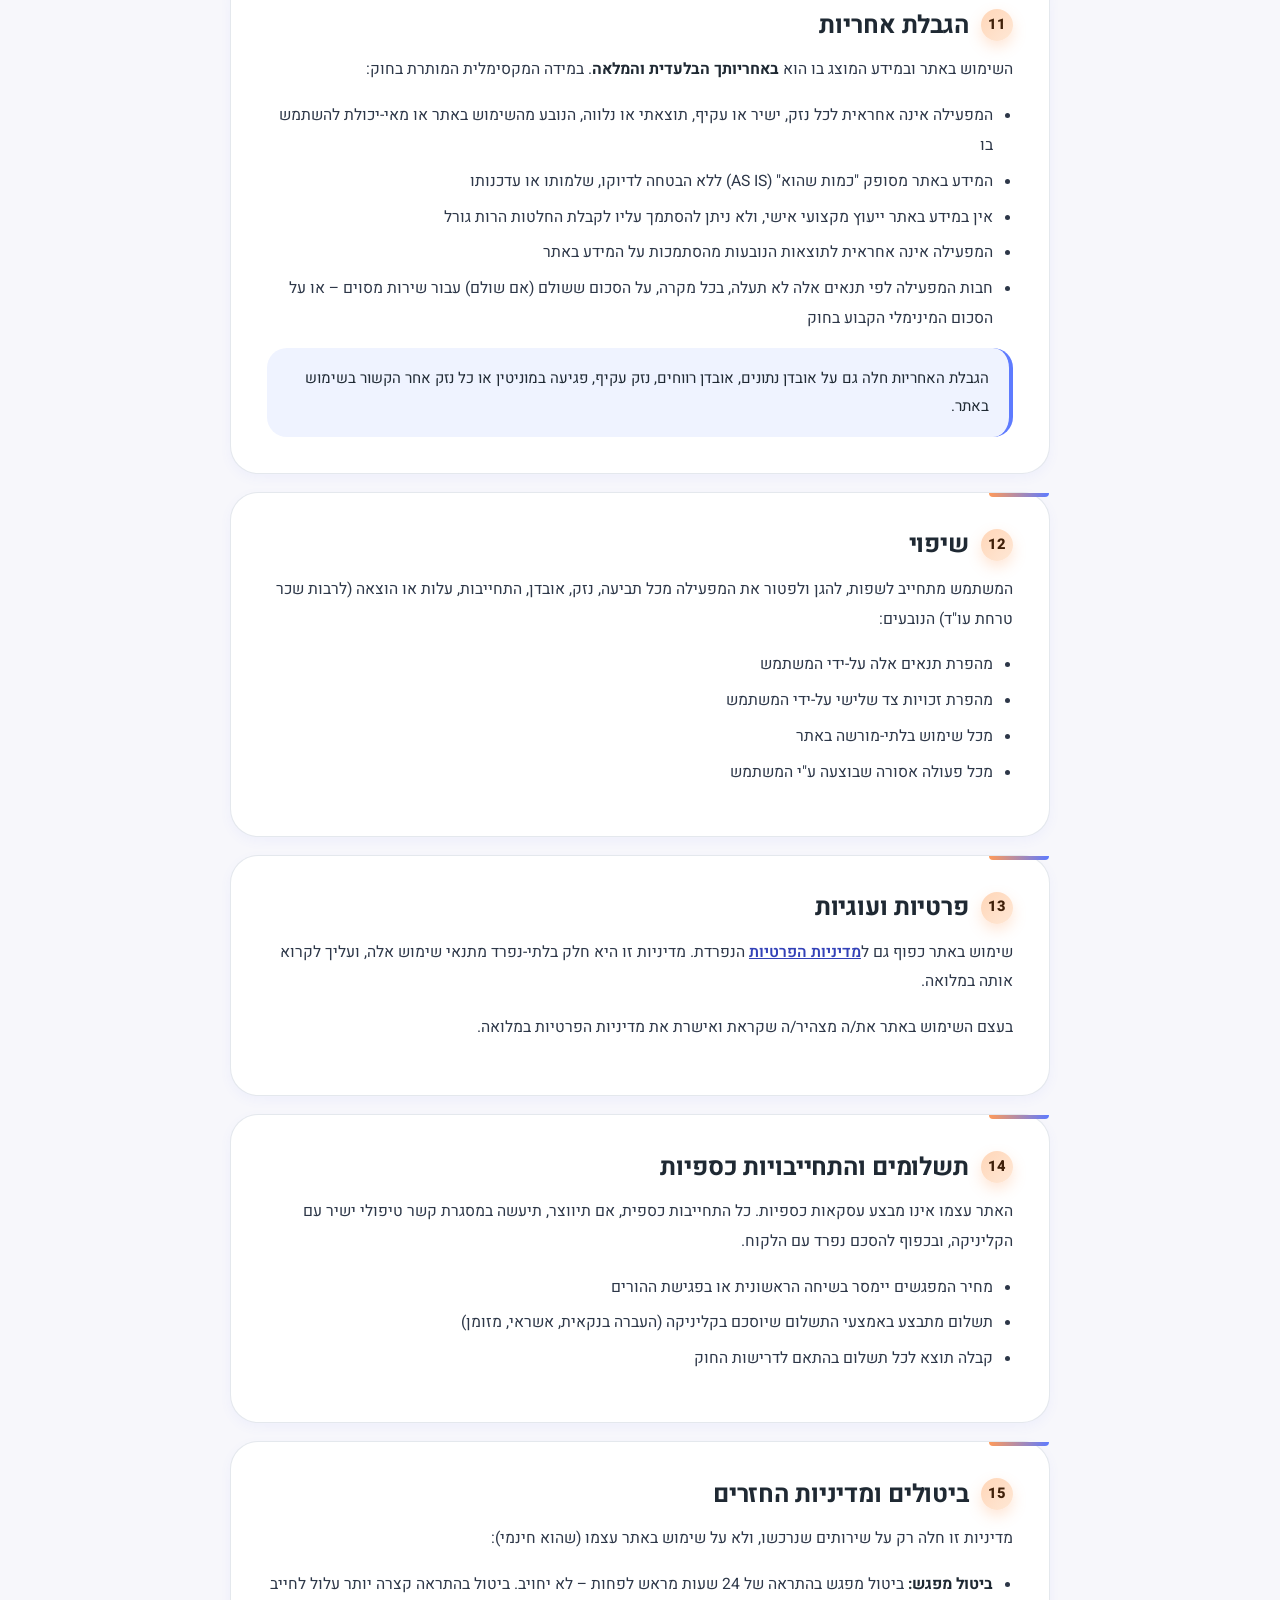
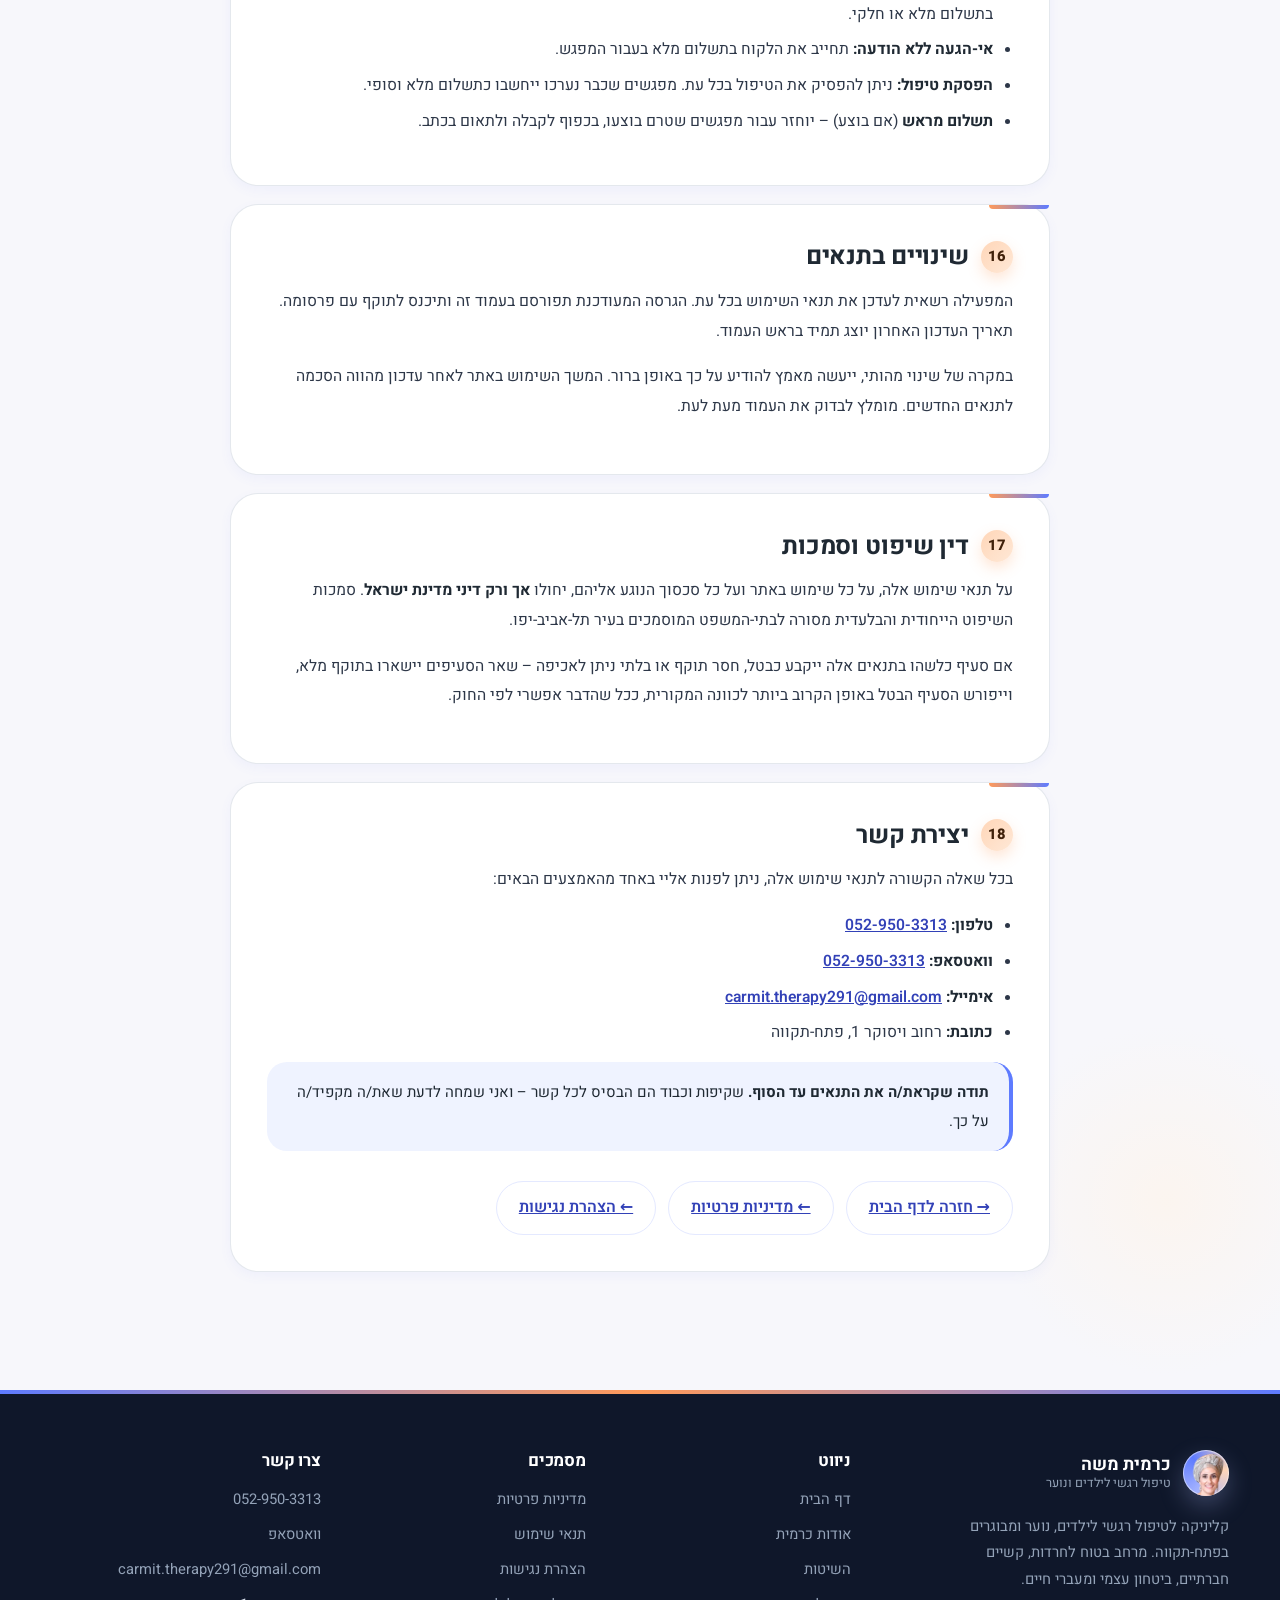
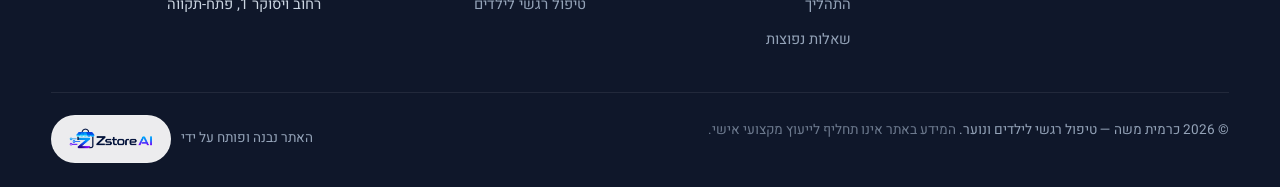
<file: terms.html>
<!DOCTYPE html>
<html lang="he-IL" dir="rtl">
<head>
  <meta charset="UTF-8">
  <title>תנאי שימוש | כרמית משה – טיפול רגשי לילדים ונוער</title>
  <meta name="viewport" content="width=device-width, initial-scale=1.0">

  <link rel="icon" type="image/x-icon" href="/favicon.ico">
  <link rel="icon" type="image/png" sizes="32x32" href="/favicon-32x32.png">
  <link rel="icon" type="image/png" sizes="16x16" href="/favicon-16x16.png">
  <link rel="apple-touch-icon" href="/apple-touch-icon.png">
  <link rel="manifest" href="/site.webmanifest">

  <meta name="description" content="תנאי שימוש באתר כרמית משה – פסיכותרפיסטית הוליסטית. תנאים מקיפים לשימוש באתר, אחריות, קניין רוחני וזכויות.">
  <meta name="robots" content="index,follow,max-image-preview:large">
  <meta name="theme-color" content="#2D3F35">
  <meta name="referrer" content="strict-origin-when-cross-origin">
  <meta name="author" content="כרמית משה">
  <link rel="canonical" href="https://carmit-therapy.com/terms.html">
  <link rel="alternate" hreflang="he-IL" href="https://carmit-therapy.com/terms.html">
  <link rel="alternate" hreflang="x-default" href="https://carmit-therapy.com/terms.html">

  <meta property="og:locale" content="he_IL">
  <meta property="og:type" content="website">
  <meta property="og:title" content="תנאי שימוש | כרמית משה">
  <meta property="og:description" content="תנאי שימוש מקיפים באתר כרמית משה – טיפול רגשי לילדים ונוער.">
  <meta property="og:url" content="https://carmit-therapy.com/terms.html">
  <meta property="og:site_name" content="כרמית משה – טיפול רגשי לילדים ונוער">
  <meta property="og:image" content="https://carmit-therapy.com/image/og-share.png">
  <meta property="og:image:type" content="image/png">
  <meta property="og:image:width" content="1200">
  <meta property="og:image:height" content="630">
  <meta property="og:image:alt" content="כרמית משה – פסיכותרפיסטית הוליסטית לילדים ונוער בפתח תקווה">
  <meta name="twitter:card" content="summary_large_image">
  <meta name="twitter:title" content="תנאי שימוש | כרמית משה">
  <meta name="twitter:description" content="תנאי שימוש מקיפים באתר כרמית משה.">
  <meta name="twitter:image" content="https://carmit-therapy.com/image/og-share.png">

  <link rel="stylesheet" href="/style.css?v=20260728">
  <script src="/js/a11y-init.js?v=20260728"></script>

  <script type="application/ld+json">
  {
    "@context": "https://schema.org",
    "@graph": [
      {
        "@type": "WebPage",
        "@id": "https://carmit-therapy.com/terms.html#webpage",
        "url": "https://carmit-therapy.com/terms.html",
        "name": "תנאי שימוש | כרמית משה – טיפול רגשי לילדים ונוער",
        "description": "תנאי השימוש באתר כרמית משה: השירות המוצע, שימוש מותר ואסור, קניין רוחני, הגבלת אחריות ומדיניות ביטולים.",
        "inLanguage": "he-IL",
        "isPartOf": {"@id": "https://carmit-therapy.com/#website"},
        "about": {"@id": "https://carmit-therapy.com/#business"},
        "dateModified": "2026-07-28",
        "breadcrumb": {"@id": "https://carmit-therapy.com/terms.html#breadcrumb"}
      },
      {
        "@type": "BreadcrumbList",
        "@id": "https://carmit-therapy.com/terms.html#breadcrumb",
        "itemListElement": [
          {"@type": "ListItem", "position": 1, "name": "דף הבית", "item": "https://carmit-therapy.com/"},
          {"@type": "ListItem", "position": 2, "name": "תנאי שימוש", "item": "https://carmit-therapy.com/terms.html"}
        ]
      }
    ]
  }
  </script>

</head>

<body>

<a class="skip-link" href="#main-content">דלג/י לתוכן</a>
<div class="read-progress" aria-hidden="true"></div>

<header class="site-header" id="siteHeader">
  <div class="container header-inner">
    <a class="logo logo-link" href="/" aria-label="חזרה לדף הבית">
      <div class="logo-mark">
        <picture>
          <source srcset="/image/carmit-mark.webp" type="image/webp">
          <img src="/image/carmit-mark.png" alt="" width="46" height="46" decoding="async">
        </picture>
      </div>
      <div class="logo-text">
        <span class="logo-title">כרמית משה</span>
        <span class="logo-subtitle">טיפול רגשי לילדים ונוער</span>
      </div>
    </a>
    <nav class="main-nav" aria-label="תפריט ראשי">
      <ul>
        <li><a href="/">בית</a></li>
        <li><a href="/#about">עליי</a></li>
        <li><a href="/#methods">שיטות</a></li>
        <li><a href="/#faq">שאלות</a></li>
        <li><a href="/#contact">צרו קשר</a></li>
      </ul>
    </nav>
    <div class="header-cta">
      <a href="/#contact" class="btn primary">קביעת שיחה</a>
      <button class="nav-toggle" type="button" aria-label="פתיחת תפריט" aria-expanded="false"><span></span><span></span><span></span></button>
    </div>
  </div>
</header>

<main class="legal-page legal-page--alt" id="main-content" tabindex="-1">
  <div class="container">
    <div class="legal-hero">
      <span class="eyebrow">משפטי · שקיפות</span>
      <h1>תנאי שימוש</h1>
      <p class="legal-meta">עודכן לאחרונה: 28 ביולי 2026 · בתוקף החל ממועד הפרסום.</p>
    </div>

    <nav class="legal-toc" aria-label="תוכן עניינים">
      <h2>תוכן העניינים</h2>
      <ol>
        <li><a href="#sec-1">כללי וקבלת התנאים</a></li>
        <li><a href="#sec-2">הגדרות</a></li>
        <li><a href="#sec-3">השירות המוצע</a></li>
        <li><a href="#sec-4">האתר אינו תחליף לטיפול</a></li>
        <li><a href="#sec-5">שימוש מותר באתר</a></li>
        <li><a href="#sec-6">שימוש אסור באתר</a></li>
        <li><a href="#sec-7">קניין רוחני</a></li>
        <li><a href="#sec-8">תוכן שמועלה ע"י משתמשים</a></li>
        <li><a href="#sec-9">קישורים חיצוניים</a></li>
        <li><a href="#sec-10">זמינות האתר ושינויים</a></li>
        <li><a href="#sec-11">הגבלת אחריות</a></li>
        <li><a href="#sec-12">שיפוי</a></li>
        <li><a href="#sec-13">פרטיות ועוגיות</a></li>
        <li><a href="#sec-14">תשלומים והתחייבויות כספיות</a></li>
        <li><a href="#sec-15">ביטולים ומדיניות החזרים</a></li>
        <li><a href="#sec-16">שינויים בתנאים</a></li>
        <li><a href="#sec-17">דין שיפוט וסמכות</a></li>
        <li><a href="#sec-18">יצירת קשר</a></li>
      </ol>
    </nav>

    <div class="legal-body">

      <section class="legal-section" id="sec-1">
        <h2><span class="num">1</span>כללי וקבלת התנאים</h2>
        <p>ברוכים הבאים לאתר <strong>כרמית משה – טיפול רגשי לילדים ונוער</strong> (להלן: "האתר"). תנאי שימוש אלה (להלן: "התנאים") קובעים את הכללים החלים על כל גלישה, צפייה, יצירת קשר או שימוש אחר באתר.</p>
        <p>עצם הכניסה לאתר והשימוש בו, לרבות גלישה בעמודים, צפייה בתוכן או יצירת קשר באמצעות הטופס – מהווים <strong>הסכמה מלאה ובלתי-חוזרת</strong> לתנאים אלה.</p>
        <p>אם אינך מסכים/ה לתנאי כלשהו במסמך זה – עליך להפסיק לאלתר את השימוש באתר.</p>
        <div class="legal-callout">
          <p>הניסוח בלשון זכר/נקבה הוא לצרכי נוחות בלבד, והתנאים חלים על כל המגדרים באופן שווה.</p>
        </div>
      </section>

      <section class="legal-section" id="sec-2">
        <h2><span class="num">2</span>הגדרות</h2>
        <ul>
          <li><strong>"האתר":</strong> אתר האינטרנט בכתובת carmit-therapy.com וכל תת-עמוד שלו.</li>
          <li><strong>"המפעילה" / "אני":</strong> כרמית משה, פסיכותרפיסטית הוליסטית, בעלת קליניקה ברחוב ויסוקר 1, פתח-תקווה.</li>
          <li><strong>"משתמש":</strong> כל אדם הגולש או משתמש באתר בכל דרך שהיא.</li>
          <li><strong>"תוכן":</strong> כל טקסט, תמונה, סרטון, גרפיקה, סמל, עיצוב או מידע אחר המופיע באתר.</li>
          <li><strong>"שירותי הטיפול":</strong> שירותי הטיפול הניתנים בקליניקה הפיזית, ולא דרך האתר עצמו.</li>
        </ul>
      </section>

      <section class="legal-section" id="sec-3">
        <h2><span class="num">3</span>השירות המוצע</h2>
        <p>האתר נועד להציג מידע על שירותי הטיפול הרגשי של כרמית משה, ולספק למשתמשים אמצעי ליצירת קשר ראשוני. השירות הניתן באתר הוא:</p>
        <ul>
          <li>מתן מידע על שיטות טיפול, תהליכים והגישה המקצועית</li>
          <li>תוכן מקצועי-חינוכי להורים ולמתעניינים</li>
          <li>טופס יצירת קשר לתיאום שיחת היכרות</li>
          <li>קישור לערוצי תקשורת ישירים (טלפון, וואטסאפ, אימייל)</li>
        </ul>
        <p>האתר עצמו אינו מספק שירותי טיפול בפועל, אינו מבצע אבחנה, ואינו מהווה התחלת קשר טיפולי.</p>
      </section>

      <section class="legal-section" id="sec-4">
        <h2><span class="num">4</span>האתר אינו תחליף לטיפול מקצועי</h2>
        <div class="legal-callout legal-callout--warm">
          <p><strong>הודעה חשובה:</strong> המידע באתר הוא מידע כללי וחינוכי בלבד. אין בו כדי להחליף ייעוץ, אבחון או טיפול מקצועי, אישי ופרטני.</p>
        </div>
        <p>בכל מצב שבו את/ה או אדם קרוב אליך זקוקים לעזרה נפשית – אנא פנו לקבלת ייעוץ מקצועי באופן אישי.</p>
        <h3>במקרים של מצוקה דחופה:</h3>
        <ul>
          <li><strong>ער"ן (עזרה ראשונה נפשית):</strong> 1201 (24/7)</li>
          <li><strong>סה"ר (סיוע והקשבה ברשת):</strong> sahar.org.il</li>
          <li><strong>נט"ל – חירום נפשי:</strong> 1-800-363-363</li>
          <li><strong>מד"א:</strong> 101 — לכל מצב חירום רפואי</li>
        </ul>
        <p>אם מתקיים מצב סכנה לחיים – אנא התקשרו מייד למוקדי החירום או פנו לחדר המיון הקרוב.</p>
      </section>

      <section class="legal-section" id="sec-5">
        <h2><span class="num">5</span>שימוש מותר באתר</h2>
        <p>השימוש באתר מותר לכל המבקש ללמוד על השירותים, לקרוא את התוכן או ליצור קשר. בפרט מותר:</p>
        <ul>
          <li>גלישה, צפייה וקריאה של התכנים</li>
          <li>שמירת התכנים לעיון אישי בלבד (לא להפצה)</li>
          <li>שיתוף קישורים לעמודי האתר ברשתות חברתיות, באימייל או בכל אמצעי אחר</li>
          <li>מילוי טופס יצירת הקשר ויצירת קשר באמצעי התקשורת המוצגים</li>
          <li>הפניית האתר לאחרים</li>
        </ul>
      </section>

      <section class="legal-section" id="sec-6">
        <h2><span class="num">6</span>שימוש אסור באתר</h2>
        <p>אסור באופן מוחלט לבצע באתר כל אחד מהבאים:</p>
        <ul>
          <li>העתקה, שכפול, הפצה או יצירת יצירות נגזרות מתוכן האתר ללא רשות מפורשת ובכתב</li>
          <li>שימוש מסחרי בתוכן או בשם של כרמית משה</li>
          <li>ניסיון לחדור, לפרוץ, לעקוף או לפגוע באבטחת האתר</li>
          <li>שליחת מידע כוזב, מטעה או פוגעני באמצעות טופס יצירת הקשר</li>
          <li>שימוש בכלים אוטומטיים (Bots, Scrapers) לאיסוף מידע מהאתר ללא הסכמה מפורשת</li>
          <li>פרסום או הפצת תכנים פוגעניים, גזעניים, מפרים פרטיות או בלתי-חוקיים בכל דרך</li>
          <li>הצגת האתר במסגרת אתר אחר (Framing) ללא רשות</li>
          <li>פגיעה בזכויות יוצרים, סימני מסחר או כל זכות אחרת של המפעילה או של צד שלישי</li>
        </ul>
        <p>כל הפרה של איסורים אלה עלולה לחשוף את המפר לתביעה אזרחית ו/או פלילית, ולשלילת זכות השימוש באתר.</p>
      </section>

      <section class="legal-section" id="sec-7">
        <h2><span class="num">7</span>קניין רוחני</h2>
        <p>כל זכויות הקניין הרוחני באתר – לרבות טקסטים, עיצוב, גרפיקה, לוגו, צילומים, סרטונים, מבני נתונים, קוד תכנותי וסימני מסחר – הם רכוש בלעדי של <strong>כרמית משה</strong> או של מעניקי הרישיון שלה.</p>
        <p>אין בשום שלב לבצע פעולות הבאות ללא הסכמה מראש ובכתב:</p>
        <ul>
          <li>העתקה, שכפול או הפצה של תכני האתר</li>
          <li>שימוש בלוגו, בשם או בתמונות לכל מטרה</li>
          <li>יצירת יצירות נגזרות מתוכן האתר</li>
          <li>שימוש בקוד התכנותי או במבני העיצוב</li>
        </ul>
        <p>כל הפרה של זכויות הקניין הרוחני תטופל בכל האמצעים החוקיים העומדים לרשות המפעילה.</p>
      </section>

      <section class="legal-section" id="sec-8">
        <h2><span class="num">8</span>תוכן שמועלה ע"י משתמשים</h2>
        <p>המשתמשים אינם רשאים להעלות תוכן באתר באופן עצמאי. עם זאת, התוכן שמועבר במסגרת טופס יצירת הקשר – לרבות שם, פרטי קשר, ותוכן ההודעה – כפוף לכללים הבאים:</p>
        <ul>
          <li>המשתמש מתחייב שכל המידע שמסר הוא נכון ומדויק</li>
          <li>המשתמש מצהיר שאינו מפר זכויות צד שלישי בעת המסירה</li>
          <li>המפעילה רשאית למחוק מידע שאינו רלוונטי או שמופר במסגרתו תנאי השימוש</li>
          <li>למפעילה הזכות להשתמש במידע למטרת מתן מענה ולמטרות הקבועות במדיניות הפרטיות</li>
        </ul>
      </section>

      <section class="legal-section" id="sec-9">
        <h2><span class="num">9</span>קישורים חיצוניים</h2>
        <p>האתר עשוי להכיל קישורים לאתרים, שירותים או מקורות חיצוניים (כגון WhatsApp, Google Maps, Waze, רשתות חברתיות).</p>
        <p>המפעילה <strong>אינה אחראית</strong> לתוכן, לזמינות, לשירותים, למוצרים או למדיניות של אתרים חיצוניים. השימוש בקישורים אלה הוא באחריותך הבלעדית, וכפוף לתנאי השימוש ומדיניות הפרטיות של אותם שירותים.</p>
      </section>

      <section class="legal-section" id="sec-10">
        <h2><span class="num">10</span>זמינות האתר ושינויים</h2>
        <p>אני עושה מאמץ סביר לשמור על זמינות מלאה של האתר, אך לא ניתן להבטיח זמינות רציפה ללא הפרעות.</p>
        <ul>
          <li>ייתכנו הפסקות זמניות לצרכי תחזוקה, עדכונים או שיפורים</li>
          <li>ייתכנו תקלות טכניות שאינן בשליטתי (בעיות ספק האירוח, רשת האינטרנט וכו')</li>
          <li>המפעילה רשאית להוסיף, להסיר, לשנות, להגביל או להפסיק כל חלק מהאתר בכל עת – ללא הודעה מוקדמת וללא חובת פיצוי</li>
        </ul>
      </section>

      <section class="legal-section" id="sec-11">
        <h2><span class="num">11</span>הגבלת אחריות</h2>
        <p>השימוש באתר ובמידע המוצג בו הוא <strong>באחריותך הבלעדית והמלאה</strong>. במידה המקסימלית המותרת בחוק:</p>
        <ul>
          <li>המפעילה אינה אחראית לכל נזק, ישיר או עקיף, תוצאתי או נלווה, הנובע מהשימוש באתר או מאי-יכולת להשתמש בו</li>
          <li>המידע באתר מסופק "כמות שהוא" (AS IS) ללא הבטחה לדיוקו, שלמותו או עדכנותו</li>
          <li>אין במידע באתר ייעוץ מקצועי אישי, ולא ניתן להסתמך עליו לקבלת החלטות הרות גורל</li>
          <li>המפעילה אינה אחראית לתוצאות הנובעות מהסתמכות על המידע באתר</li>
          <li>חבות המפעילה לפי תנאים אלה לא תעלה, בכל מקרה, על הסכום ששולם (אם שולם) עבור שירות מסוים – או על הסכום המינימלי הקבוע בחוק</li>
        </ul>
        <div class="legal-callout">
          <p>הגבלת האחריות חלה גם על אובדן נתונים, אובדן רווחים, נזק עקיף, פגיעה במוניטין או כל נזק אחר הקשור בשימוש באתר.</p>
        </div>
      </section>

      <section class="legal-section" id="sec-12">
        <h2><span class="num">12</span>שיפוי</h2>
        <p>המשתמש מתחייב לשפות, להגן ולפטור את המפעילה מכל תביעה, נזק, אובדן, התחייבות, עלות או הוצאה (לרבות שכר טרחת עו"ד) הנובעים:</p>
        <ul>
          <li>מהפרת תנאים אלה על-ידי המשתמש</li>
          <li>מהפרת זכויות צד שלישי על-ידי המשתמש</li>
          <li>מכל שימוש בלתי-מורשה באתר</li>
          <li>מכל פעולה אסורה שבוצעה ע"י המשתמש</li>
        </ul>
      </section>

      <section class="legal-section" id="sec-13">
        <h2><span class="num">13</span>פרטיות ועוגיות</h2>
        <p>שימוש באתר כפוף גם ל<a href="privacy.html">מדיניות הפרטיות</a> הנפרדת. מדיניות זו היא חלק בלתי-נפרד מתנאי שימוש אלה, ועליך לקרוא אותה במלואה.</p>
        <p>בעצם השימוש באתר את/ה מצהיר/ה שקראת ואישרת את מדיניות הפרטיות במלואה.</p>
      </section>

      <section class="legal-section" id="sec-14">
        <h2><span class="num">14</span>תשלומים והתחייבויות כספיות</h2>
        <p>האתר עצמו אינו מבצע עסקאות כספיות. כל התחייבות כספית, אם תיווצר, תיעשה במסגרת קשר טיפולי ישיר עם הקליניקה, ובכפוף להסכם נפרד עם הלקוח.</p>
        <ul>
          <li>מחיר המפגשים יימסר בשיחה הראשונית או בפגישת ההורים</li>
          <li>תשלום מתבצע באמצעי התשלום שיוסכם בקליניקה (העברה בנקאית, אשראי, מזומן)</li>
          <li>קבלה תוצא לכל תשלום בהתאם לדרישות החוק</li>
        </ul>
      </section>

      <section class="legal-section" id="sec-15">
        <h2><span class="num">15</span>ביטולים ומדיניות החזרים</h2>
        <p>מדיניות זו חלה רק על שירותים שנרכשו, ולא על שימוש באתר עצמו (שהוא חינמי):</p>
        <ul>
          <li><strong>ביטול מפגש:</strong> ביטול מפגש בהתראה של 24 שעות מראש לפחות – לא יחויב. ביטול בהתראה קצרה יותר עלול לחייב בתשלום מלא או חלקי.</li>
          <li><strong>אי-הגעה ללא הודעה:</strong> תחייב את הלקוח בתשלום מלא בעבור המפגש.</li>
          <li><strong>הפסקת טיפול:</strong> ניתן להפסיק את הטיפול בכל עת. מפגשים שכבר נערכו ייחשבו כתשלום מלא וסופי.</li>
          <li><strong>תשלום מראש</strong> (אם בוצע) – יוחזר עבור מפגשים שטרם בוצעו, בכפוף לקבלה ולתאום בכתב.</li>
        </ul>
      </section>

      <section class="legal-section" id="sec-16">
        <h2><span class="num">16</span>שינויים בתנאים</h2>
        <p>המפעילה רשאית לעדכן את תנאי השימוש בכל עת. הגרסה המעודכנת תפורסם בעמוד זה ותיכנס לתוקף עם פרסומה. תאריך העדכון האחרון יוצג תמיד בראש העמוד.</p>
        <p>במקרה של שינוי מהותי, ייעשה מאמץ להודיע על כך באופן ברור. המשך השימוש באתר לאחר עדכון מהווה הסכמה לתנאים החדשים. מומלץ לבדוק את העמוד מעת לעת.</p>
      </section>

      <section class="legal-section" id="sec-17">
        <h2><span class="num">17</span>דין שיפוט וסמכות</h2>
        <p>על תנאי שימוש אלה, על כל שימוש באתר ועל כל סכסוך הנוגע אליהם, יחולו <strong>אך ורק דיני מדינת ישראל</strong>. סמכות השיפוט הייחודית והבלעדית מסורה לבתי-המשפט המוסמכים בעיר תל-אביב-יפו.</p>
        <p>אם סעיף כלשהו בתנאים אלה ייקבע כבטל, חסר תוקף או בלתי ניתן לאכיפה – שאר הסעיפים יישארו בתוקף מלא, וייפורש הסעיף הבטל באופן הקרוב ביותר לכוונה המקורית, ככל שהדבר אפשרי לפי החוק.</p>
      </section>

      <section class="legal-section" id="sec-18">
        <h2><span class="num">18</span>יצירת קשר</h2>
        <p>בכל שאלה הקשורה לתנאי שימוש אלה, ניתן לפנות אליי באחד מהאמצעים הבאים:</p>
        <ul>
          <li><strong>טלפון:</strong> <a href="tel:+972529503313">052-950-3313</a></li>
          <li><strong>וואטסאפ:</strong> <a href="https://wa.me/972529503313?text=%D7%A9%D7%9C%D7%95%D7%9D%20%D7%9B%D7%A8%D7%9E%D7%99%D7%AA%2C%20%D7%A8%D7%90%D7%99%D7%AA%D7%99%20%D7%90%D7%AA%20%D7%94%D7%90%D7%AA%D7%A8%20%D7%A9%D7%9C%D7%9A%20%D7%95%D7%90%D7%A9%D7%9E%D7%97%20%D7%9C%D7%AA%D7%90%D7%9D%20%D7%A9%D7%99%D7%97%D7%AA%20%D7%94%D7%99%D7%9B%D7%A8%D7%95%D7%AA.%20%D7%AA%D7%95%D7%93%D7%94%21" target="_blank" rel="noopener">052-950-3313</a></li>
          <li><strong>אימייל:</strong> <a href="mailto:carmit.therapy291@gmail.com">carmit.therapy291@gmail.com</a></li>
          <li><strong>כתובת:</strong> רחוב ויסוקר 1, פתח-תקווה</li>
        </ul>
        <div class="legal-callout">
          <p><strong>תודה שקראת/ה את התנאים עד הסוף.</strong> שקיפות וכבוד הם הבסיס לכל קשר – ואני שמחה לדעת שאת/ה מקפיד/ה על כך.</p>
        </div>
        <a class="legal-back" href="/">→ חזרה לדף הבית</a>
        &nbsp;
        <a class="legal-back" href="/privacy.html">← מדיניות פרטיות</a>
        &nbsp;
        <a class="legal-back" href="/accessibility.html">← הצהרת נגישות</a>
      </section>
    </div>
  </div>
</main>

<a href="https://wa.me/972529503313?text=%D7%A9%D7%9C%D7%95%D7%9D%20%D7%9B%D7%A8%D7%9E%D7%99%D7%AA%2C%20%D7%A8%D7%90%D7%99%D7%AA%D7%99%20%D7%90%D7%AA%20%D7%94%D7%90%D7%AA%D7%A8%20%D7%A9%D7%9C%D7%9A%20%D7%95%D7%90%D7%A9%D7%9E%D7%97%20%D7%9C%D7%AA%D7%90%D7%9D%20%D7%A9%D7%99%D7%97%D7%AA%20%D7%94%D7%99%D7%9B%D7%A8%D7%95%D7%AA.%20%D7%AA%D7%95%D7%93%D7%94%21" class="chat-btn" target="_blank" rel="noopener noreferrer" aria-label="שליחת הודעה לכרמית בוואטסאפ">
    <svg xmlns="http://www.w3.org/2000/svg" viewBox="0 0 640 640" fill="currentColor" aria-hidden="true" focusable="false"><path d="M476.9 161.1C435 119.1 379.2 96 319.9 96C197.5 96 97.9 195.6 97.9 318C97.9 357.1 108.1 395.3 127.5 429L96 544L213.7 513.1C246.1 530.8 282.6 540.1 319.8 540.1L319.9 540.1C442.2 540.1 544 440.5 544 318.1C544 258.8 518.8 203.1 476.9 161.1zM319.9 502.7C286.7 502.7 254.2 493.8 225.9 477L219.2 473L149.4 491.3L168 423.2L163.6 416.2C145.1 386.8 135.4 352.9 135.4 318C135.4 216.3 218.2 133.5 320 133.5C369.3 133.5 415.6 152.7 450.4 187.6C485.2 222.5 506.6 268.8 506.5 318.1C506.5 419.9 421.6 502.7 319.9 502.7zM421.1 364.5C415.6 361.7 388.3 348.3 383.2 346.5C378.1 344.6 374.4 343.7 370.7 349.3C367 354.9 356.4 367.3 353.1 371.1C349.9 374.8 346.6 375.3 341.1 372.5C308.5 356.2 287.1 343.4 265.6 306.5C259.9 296.7 271.3 297.4 281.9 276.2C283.7 272.5 282.8 269.3 281.4 266.5C280 263.7 268.9 236.4 264.3 225.3C259.8 214.5 255.2 216 251.8 215.8C248.6 215.6 244.9 215.6 241.2 215.6C237.5 215.6 231.5 217 226.4 222.5C221.3 228.1 207 241.5 207 268.8C207 296.1 226.9 322.5 229.6 326.2C232.4 329.9 268.7 385.9 324.4 410C359.6 425.2 373.4 426.5 391 423.9C401.7 422.3 423.8 410.5 428.4 397.5C433 384.5 433 373.4 431.6 371.1C430.3 368.6 426.6 367.2 421.1 364.5z"/></svg>
</a>

<footer class="site-footer">
  <div class="container">
    <div class="footer-grid">
      <div class="footer-brand">
        <div class="logo">
          <div class="logo-mark">
            <picture>
              <source srcset="/image/carmit-mark.webp" type="image/webp">
              <img src="/image/carmit-mark.png" alt="" width="46" height="46" loading="lazy" decoding="async">
            </picture>
          </div>
          <div class="logo-text">
            <span class="logo-title">כרמית משה</span>
            <span class="logo-subtitle">טיפול רגשי לילדים ונוער</span>
          </div>
        </div>
        <p>קליניקה לטיפול רגשי לילדים, נוער ומבוגרים בפתח-תקווה. מרחב בטוח לחרדות, קשיים חברתיים, ביטחון עצמי ומעברי חיים.</p>
      </div>
      <div class="footer-col">
        <h3>ניווט</h3>
        <ul>
          <li><a href="/">דף הבית</a></li>
          <li><a href="/#about">אודות כרמית</a></li>
          <li><a href="/#methods">השיטות</a></li>
          <li><a href="/#process">התהליך</a></li>
          <li><a href="/#faq">שאלות נפוצות</a></li>
        </ul>
      </div>
      <div class="footer-col">
        <h3>מסמכים</h3>
        <ul>
          <li><a href="/privacy.html">מדיניות פרטיות</a></li>
          <li><a href="/terms.html">תנאי שימוש</a></li>
          <li><a href="/accessibility.html">הצהרת נגישות</a></li>
          <li><a href="/therapy-children-petah-tikva.html">טיפול רגשי לילדים</a></li>
        </ul>
      </div>
      <div class="footer-col">
        <h3>צרו קשר</h3>
        <ul>
          <li><a href="tel:+972529503313">052-950-3313</a></li>
          <li><a href="https://wa.me/972529503313?text=%D7%A9%D7%9C%D7%95%D7%9D%20%D7%9B%D7%A8%D7%9E%D7%99%D7%AA%2C%20%D7%A8%D7%90%D7%99%D7%AA%D7%99%20%D7%90%D7%AA%20%D7%94%D7%90%D7%AA%D7%A8%20%D7%A9%D7%9C%D7%9A%20%D7%95%D7%90%D7%A9%D7%9E%D7%97%20%D7%9C%D7%AA%D7%90%D7%9D%20%D7%A9%D7%99%D7%97%D7%AA%20%D7%94%D7%99%D7%9B%D7%A8%D7%95%D7%AA.%20%D7%AA%D7%95%D7%93%D7%94%21" target="_blank" rel="noopener">וואטסאפ</a></li>
          <li><a href="mailto:carmit.therapy291@gmail.com">carmit.therapy291@gmail.com</a></li>
          <li>רחוב ויסוקר 1, פתח-תקווה</li>
        </ul>
      </div>
    </div>
    <div class="footer-bottom">
      <p>© 2026 כרמית משה — טיפול רגשי לילדים ונוער. <span style="opacity:0.7">המידע באתר אינו תחליף לייעוץ מקצועי אישי.</span></p>
      <div class="footer-credit">
        <span>האתר נבנה ופותח על ידי</span>
        <a href="https://zstore-ai.co.il/" target="_blank" rel="noopener noreferrer" class="footer-credit-link" aria-label="Zstore AI — בניית אתרים">
          <img src="image/zstore-logo.png" alt="Zstore AI" width="652" height="217" loading="lazy" decoding="async">
        </a>
      </div>
    </div>
  </div>
</footer>

<script src="/js/site.js?v=20260728" defer></script>
<script src="/js/a11y.js?v=20260728" defer></script>

</body>
</html>
</file>
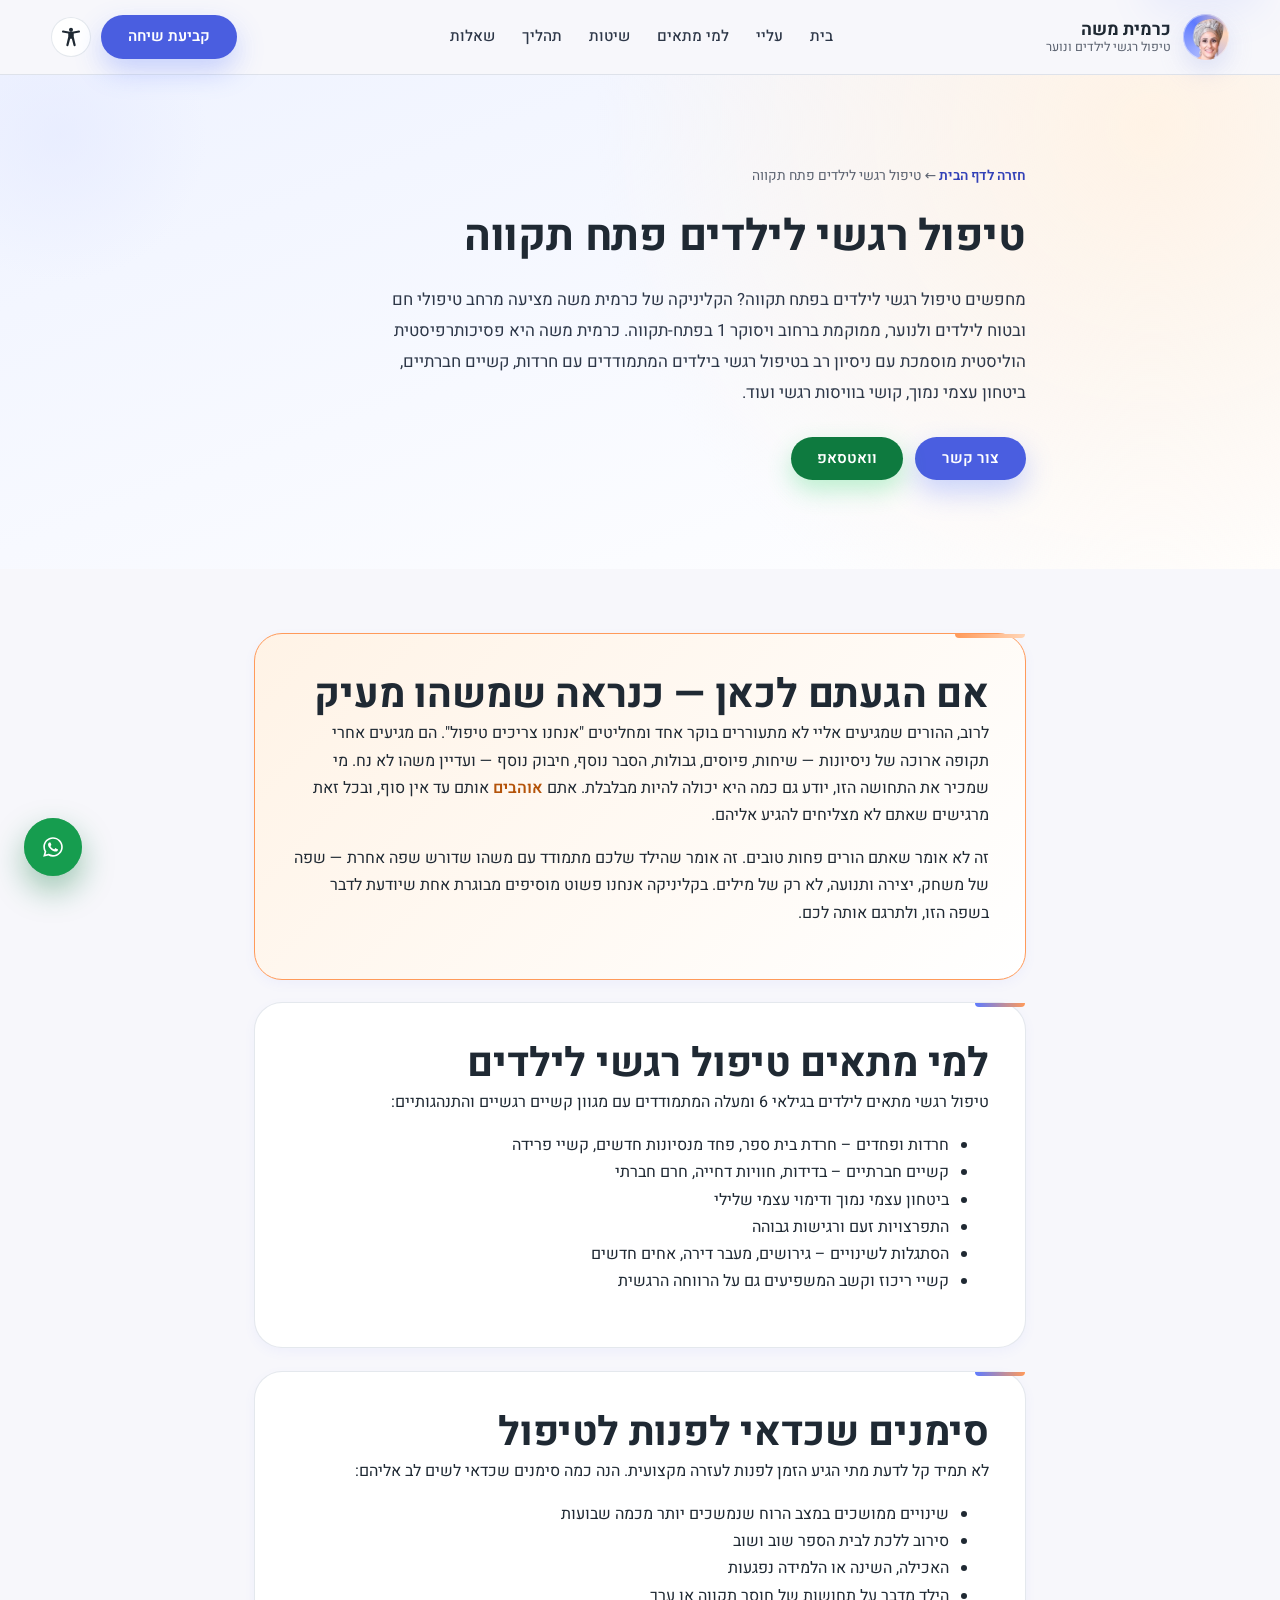
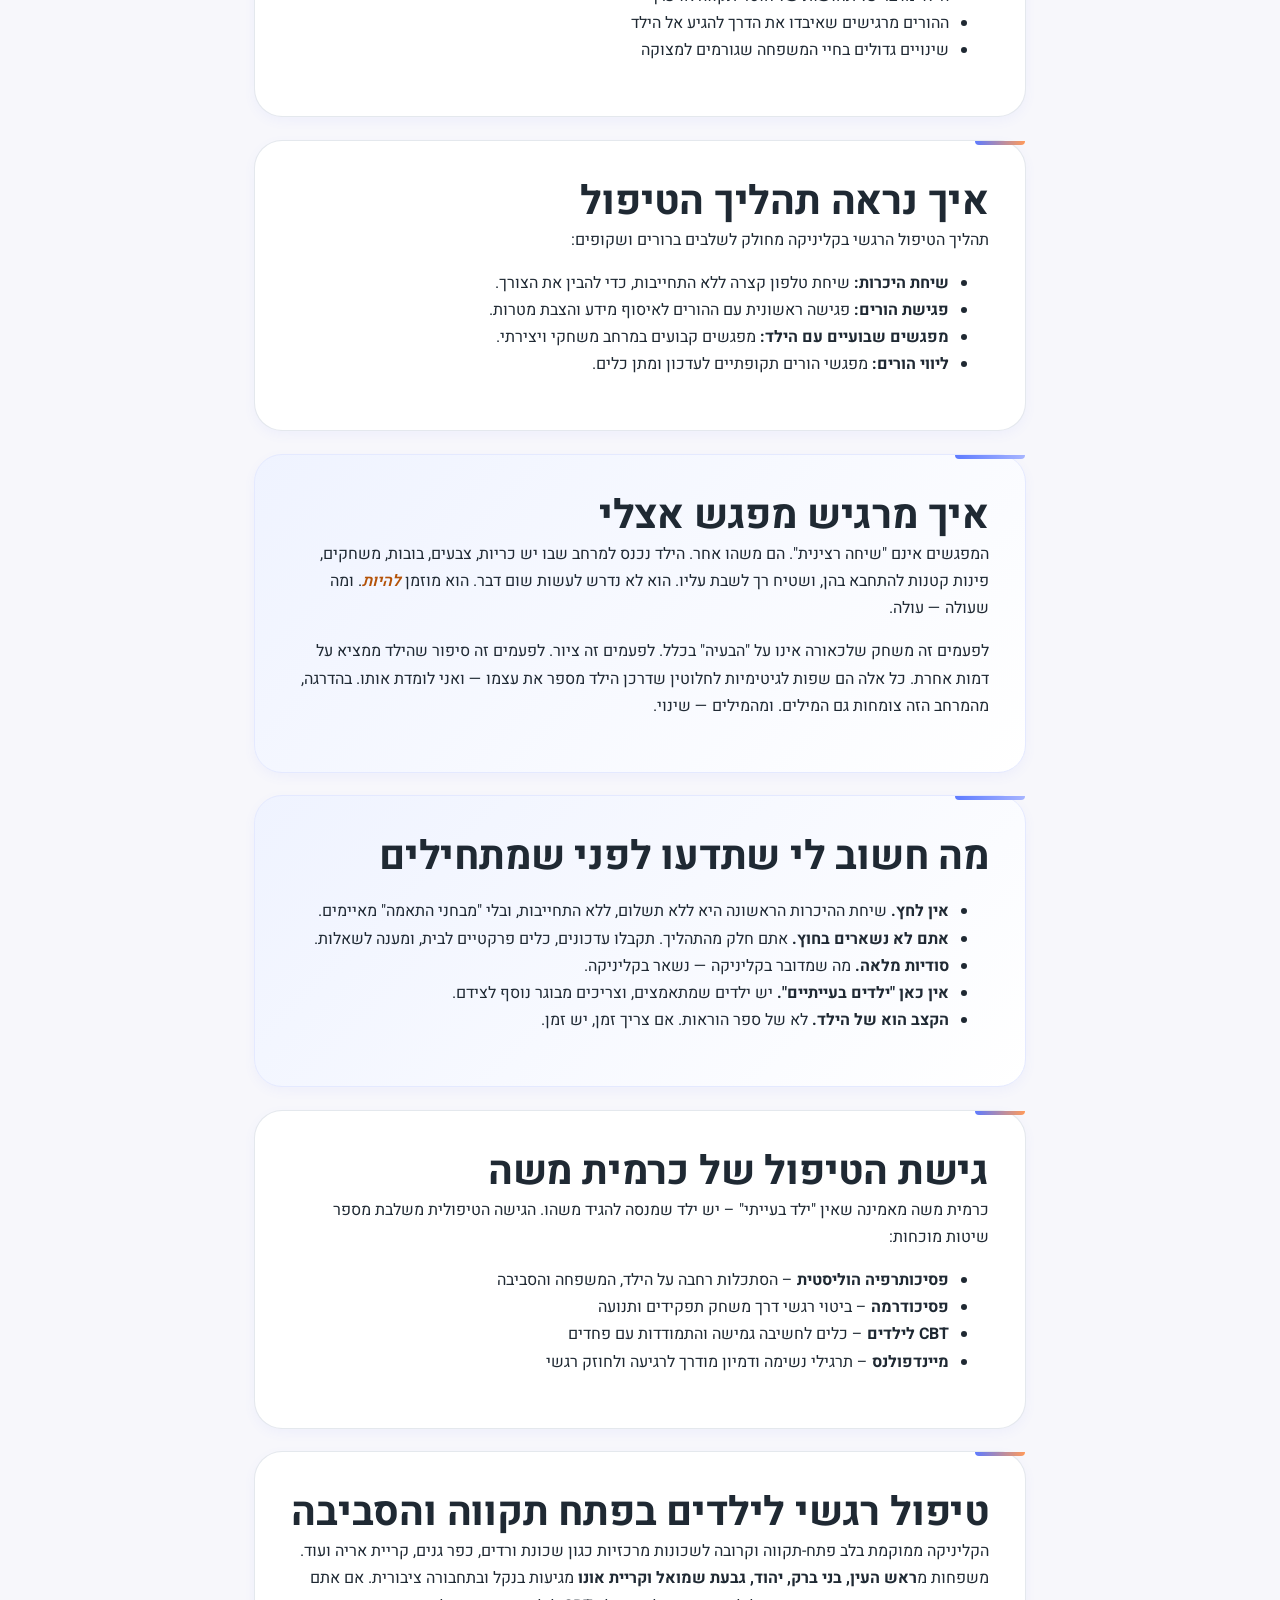
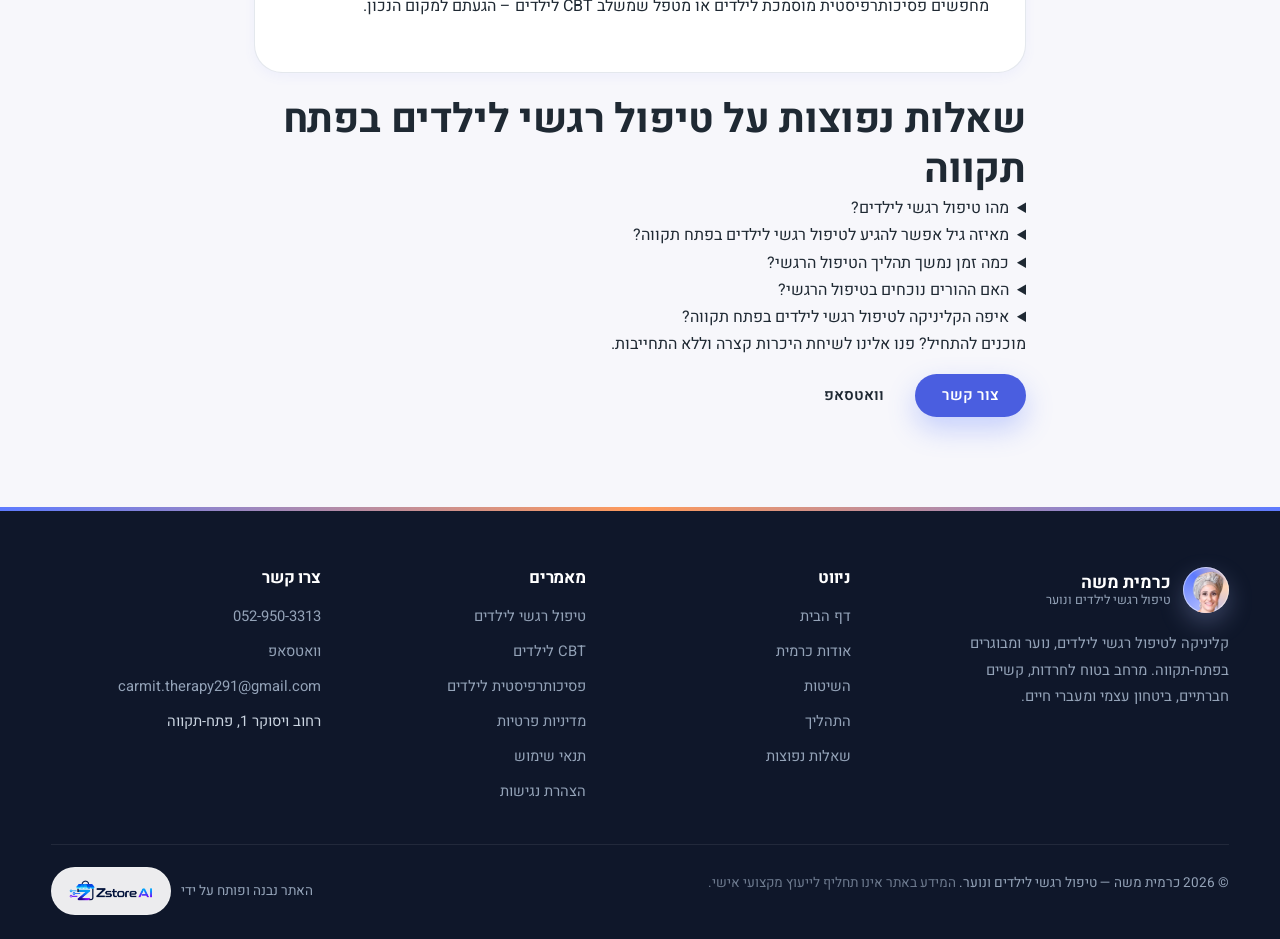
<file: therapy-children-petah-tikva.html>
<!DOCTYPE html>
<html lang="he-IL" dir="rtl">
<head>
    <meta charset="UTF-8">
    <title>טיפול רגשי לילדים פתח תקווה | כרמית משה</title>
    <meta name="viewport" content="width=device-width, initial-scale=1.0">

    <!-- Favicon -->
    <link rel="icon" type="image/x-icon" href="/favicon.ico">
    <link rel="icon" type="image/png" sizes="32x32" href="/favicon-32x32.png">
    <link rel="icon" type="image/png" sizes="16x16" href="/favicon-16x16.png">
    <link rel="apple-touch-icon" href="/apple-touch-icon.png">
    <link rel="manifest" href="/site.webmanifest">

    <meta name="description" content="טיפול רגשי לילדים בפתח תקווה – כרמית משה, פסיכותרפיסטית מוסמכת. מתאים לפתח תקווה, ראש העין, בני ברק וסביבה. שיחת היכרות ללא התחייבות.">
    <meta name="robots" content="index,follow,max-image-preview:large,max-snippet:-1">
    <meta name="theme-color" content="#2D3F35">
    <meta name="author" content="כרמית משה">
    <meta name="geo.region" content="IL-M">
    <meta name="geo.placename" content="פתח תקווה">
    <meta name="geo.position" content="32.0907;34.8975">
    <meta name="ICBM" content="32.0907, 34.8975">
    <meta name="referrer" content="strict-origin-when-cross-origin">
    <link rel="canonical" href="https://carmit-therapy.com/therapy-children-petah-tikva.html">
    <link rel="alternate" hreflang="he-IL" href="https://carmit-therapy.com/therapy-children-petah-tikva.html">
    <link rel="alternate" hreflang="x-default" href="https://carmit-therapy.com/therapy-children-petah-tikva.html">
    <meta property="og:locale" content="he_IL">
    <meta property="og:type" content="website">
    <meta property="og:title" content="טיפול רגשי לילדים פתח תקווה | כרמית משה">
    <meta property="og:description" content="טיפול רגשי לילדים בפתח תקווה – חרדות, קשיים חברתיים, ביטחון עצמי. פסיכותרפיסטית מוסמכת כרמית משה.">
    <meta property="og:url" content="https://carmit-therapy.com/therapy-children-petah-tikva.html">
    <meta property="og:site_name" content="כרמית משה – טיפול רגשי לילדים ונוער">
    <meta property="og:image" content="https://carmit-therapy.com/image/og-share.png">
    <meta property="og:image:type" content="image/png">
    <meta property="og:image:width" content="1200">
    <meta property="og:image:height" content="630">
    <meta property="og:image:alt" content="כרמית משה – פסיכותרפיסטית הוליסטית לילדים ונוער בפתח תקווה">
    <meta name="twitter:card" content="summary_large_image">
    <meta name="twitter:title" content="טיפול רגשי לילדים פתח תקווה | כרמית משה">
    <meta name="twitter:description" content="טיפול רגשי לילדים בפתח תקווה – כרמית משה, פסיכותרפיסטית מוסמכת.">
    <meta name="twitter:image" content="https://carmit-therapy.com/image/og-share.png">
    <!-- Typography is self-hosted (see the @font-face block at the top of style.css). -->
    <link rel="preload" href="/fonts/heebo-hebrew.woff2" as="font" type="font/woff2" crossorigin>
    <link rel="stylesheet" href="/style.css?v=20260728">
    <script src="/js/a11y-init.js?v=20260728"></script>
    <script type="application/ld+json">
    {
      "@context": "https://schema.org",
      "@type": "ProfessionalService",
      "@id": "https://carmit-therapy.com/#business",
      "name": "כרמית משה – טיפול רגשי לילדים ונוער",
      "description": "קליניקה לטיפול רגשי לילדים ונוער בפתח-תקווה. פסיכותרפיה הוליסטית, פסיכודרמה, CBT ומיינדפולנס.",
      "url": "https://carmit-therapy.com/",
      "mainEntityOfPage": "https://carmit-therapy.com/therapy-children-petah-tikva.html",
      "telephone": "+972-52-950-3313",
      "email": "carmit.therapy291@gmail.com",
      "priceRange": "₪₪",
      "availableLanguage": [{"@type": "Language", "name": "Hebrew"}, {"@type": "Language", "name": "English"}],
      "founder": {
        "@type": "Person",
        "name": "כרמית משה",
        "jobTitle": "פסיכותרפיסטית הוליסטית"
      },
      "geo": {
        "@type": "GeoCoordinates",
        "latitude": "32.0907",
        "longitude": "34.8975"
      },
      "serviceArea": {
        "@type": "GeoCircle",
        "geoMidpoint": {
          "@type": "GeoCoordinates",
          "latitude": "32.0907",
          "longitude": "34.8975"
        },
        "geoRadius": "15000"
      },
      "areaServed": [
        {"@type": "City", "name": "פתח-תקווה"},
        {"@type": "City", "name": "בני ברק"},
        {"@type": "City", "name": "ראש העין"},
        {"@type": "City", "name": "יהוד"},
        {"@type": "City", "name": "גבעת שמואל"},
        {"@type": "City", "name": "קריית אונו"}
      ],
      "address": { "@type": "PostalAddress", "streetAddress": "רחוב ויסוקר 1", "addressLocality": "פתח-תקווה", "addressRegion": "מרכז", "postalCode": "4900846", "addressCountry": "IL" },
      "openingHoursSpecification": [{ "@type": "OpeningHoursSpecification", "dayOfWeek": ["Sunday","Monday","Tuesday","Wednesday","Thursday"], "opens": "09:00", "closes": "19:00" }],
      "sameAs": [
        "https://maps.google.com/?cid=10782627092382521567",
        "https://www.google.com/search?kgmid=/g/11n54ytldr",
        "https://wa.me/972529503313"
      ],
      "hasMap": "https://maps.google.com/?cid=10782627092382521567"
    }
    </script>
    <script type="application/ld+json">
    {
      "@context": "https://schema.org",
      "@type": "FAQPage",
      "mainEntity": [
        { "@type": "Question", "name": "מהו טיפול רגשי לילדים?", "acceptedAnswer": { "@type": "Answer", "text": "טיפול רגשי לילדים הוא תהליך מקצועי שבו ילד פוגש מטפל רגשי ולומד לזהות ולבטא את רגשותיו בדרכים בריאות. הטיפול משלב שיחה, משחק, יצירה ותנועה בהתאם לגיל ולצורך." } },
        { "@type": "Question", "name": "מאיזה גיל אפשר להגיע לטיפול רגשי לילדים בפתח תקווה?", "acceptedAnswer": { "@type": "Answer", "text": "הטיפול מתאים לרוב מגיל 6 ומעלה. לילדים צעירים יותר ניתן לקבל הדרכת הורים." } },
        { "@type": "Question", "name": "כמה זמן נמשך תהליך הטיפול הרגשי?", "acceptedAnswer": { "@type": "Answer", "text": "לרוב מתחילים בסדרה של 10–12 מפגשים שבועיים. משך הטיפול נקבע בהתאם לצורכי הילד והמשפחה." } },
        { "@type": "Question", "name": "האם ההורים נוכחים בטיפול הרגשי?", "acceptedAnswer": { "@type": "Answer", "text": "המפגשים עם הילד הם לרוב ללא ההורים, אך מתקיימים מפגשי הורים נפרדים וקבועים כדי לשתף אתכם בתהליך ולתת כלים לבית." } },
        { "@type": "Question", "name": "איפה הקליניקה לטיפול רגשי לילדים בפתח תקווה?", "acceptedAnswer": { "@type": "Answer", "text": "הקליניקה של כרמית משה נמצאת ברחוב ויסוקר 1, פתח-תקווה. לתיאום שיחת היכרות ניתן להתקשר לטלפון 052-950-3313." } }
      ]
    }
    </script>
    <!-- BreadcrumbList -->
    <script type="application/ld+json">
    {
      "@context": "https://schema.org",
      "@type": "BreadcrumbList",
      "@id": "https://carmit-therapy.com/therapy-children-petah-tikva.html#breadcrumb",
      "itemListElement": [
        {"@type": "ListItem", "position": 1, "name": "דף הבית", "item": "https://carmit-therapy.com/"},
        {"@type": "ListItem", "position": 2, "name": "טיפול רגשי לילדים פתח תקווה", "item": "https://carmit-therapy.com/therapy-children-petah-tikva.html"}
      ]
    }
    </script>
    <!-- Page as an authored article, linked to the same business/person
         entities declared on the home page. -->
    <script type="application/ld+json">
{
      "@context": "https://schema.org",
      "@graph": [
            {
                  "@type": [
                        "WebPage",
                        "Article"
                  ],
                  "@id": "https://carmit-therapy.com/therapy-children-petah-tikva.html#webpage",
                  "url": "https://carmit-therapy.com/therapy-children-petah-tikva.html",
                  "name": "טיפול רגשי לילדים פתח תקווה | כרמית משה",
                  "headline": "טיפול רגשי לילדים בפתח תקווה — המדריך המלא להורים",
                  "description": "מה זה טיפול רגשי לילדים, למי הוא מתאים, אילו סימנים מצדיקים פנייה, איך נראה מפגש בקליניקה ואיך מתנהל התהליך — מאת כרמית משה, פסיכותרפיסטית הוליסטית בפתח-תקווה.",
                  "inLanguage": "he-IL",
                  "isPartOf": {
                        "@id": "https://carmit-therapy.com/#website"
                  },
                  "about": {
                        "@id": "https://carmit-therapy.com/#business"
                  },
                  "mentions": [
                        {
                              "@type": "Thing",
                              "name": "טיפול רגשי לילדים"
                        },
                        {
                              "@type": "Thing",
                              "name": "חרדה אצל ילדים"
                        },
                        {
                              "@type": "Thing",
                              "name": "ויסות רגשי"
                        },
                        {
                              "@type": "Thing",
                              "name": "קשיים חברתיים"
                        }
                  ],
                  "keywords": "טיפול רגשי לילדים, פתח תקווה, חרדות אצל ילדים, קשיים חברתיים, ויסות רגשי, מטפלת רגשית",
                  "author": {
                        "@id": "https://carmit-therapy.com/#carmit"
                  },
                  "publisher": {
                        "@id": "https://carmit-therapy.com/#business"
                  },
                  "datePublished": "2026-05-17",
                  "dateModified": "2026-07-28",
                  "primaryImageOfPage": {
                        "@type": "ImageObject",
                        "url": "https://carmit-therapy.com/image/og-share.png",
                        "width": 1200,
                        "height": 630
                  },
                  "breadcrumb": {
                        "@id": "https://carmit-therapy.com/therapy-children-petah-tikva.html#breadcrumb"
                  },
                  "speakable": {
                        "@type": "SpeakableSpecification",
                        "cssSelector": [
                              ".seo-intro"
                        ]
                  }
            },
            {
                  "@type": "WebSite",
                  "@id": "https://carmit-therapy.com/#website",
                  "url": "https://carmit-therapy.com/",
                  "name": "כרמית משה – טיפול רגשי לילדים ונוער",
                  "inLanguage": "he-IL",
                  "publisher": {
                        "@id": "https://carmit-therapy.com/#business"
                  }
            },
            {
                  "@type": "Person",
                  "@id": "https://carmit-therapy.com/#carmit",
                  "name": "כרמית משה",
                  "jobTitle": "פסיכותרפיסטית הוליסטית · מטפלת רגשית בילדים ונוער",
                  "url": "https://carmit-therapy.com/",
                  "worksFor": {
                        "@id": "https://carmit-therapy.com/#business"
                  }
            }
      ]
}
    </script>
</head>
<body class="seo-landing">

<a class="skip-link" href="#main-content">דלג/י לתוכן</a>
<div class="read-progress" aria-hidden="true"></div>

<header class="site-header" id="siteHeader">
    <div class="container header-inner">
        <a class="logo logo-link" href="index.html" aria-label="חזרה לדף הבית">
            <div class="logo-mark">
                <picture>
                    <source srcset="/image/carmit-mark.webp" type="image/webp">
                    <img src="/image/carmit-mark.png" alt="" width="46" height="46" decoding="async">
                </picture>
            </div>
            <div class="logo-text">
                <span class="logo-title">כרמית משה</span>
                <span class="logo-subtitle">טיפול רגשי לילדים ונוער</span>
            </div>
        </a>
        <nav class="main-nav" aria-label="תפריט ראשי">
            <ul>
                <li><a href="index.html">בית</a></li>
                <li><a href="index.html#about">עליי</a></li>
                <li><a href="index.html#for-who">למי מתאים</a></li>
                <li><a href="index.html#methods">שיטות</a></li>
                <li><a href="index.html#process">תהליך</a></li>
                <li><a href="index.html#faq">שאלות</a></li>
            </ul>
        </nav>
        <div class="header-cta">
            <a href="index.html#contact" class="btn primary">קביעת שיחה</a>
            <button class="nav-toggle" type="button" aria-label="פתיחת תפריט" aria-expanded="false">
                <span></span><span></span><span></span>
            </button>
        </div>
    </div>
</header>

<main id="main-content" tabindex="-1">

    <!-- Hero Section -->
    <section class="seo-hero">
        <div class="seo-hero-inner">
            <nav class="seo-breadcrumb" aria-label="נתיב ניווט">
                <a href="index.html">חזרה לדף הבית</a>
                <span>←</span>
                <span>טיפול רגשי לילדים פתח תקווה</span>
            </nav>
            <h1>טיפול רגשי לילדים פתח תקווה</h1>
            <p class="seo-intro">
                מחפשים טיפול רגשי לילדים בפתח תקווה? הקליניקה של כרמית משה מציעה מרחב טיפולי חם ובטוח לילדים ולנוער,
                ממוקמת ברחוב ויסוקר 1 בפתח-תקווה. כרמית משה היא פסיכותרפיסטית הוליסטית מוסמכת עם ניסיון רב בטיפול רגשי
                בילדים המתמודדים עם חרדות, קשיים חברתיים, ביטחון עצמי נמוך, קושי בוויסות רגשי ועוד.
            </p>
            <div class="seo-cta-bar">
                <a href="index.html#contact" class="btn primary">צור קשר</a>
                <a href="https://wa.me/972529503313?text=%D7%A9%D7%9C%D7%95%D7%9D%20%D7%9B%D7%A8%D7%9E%D7%99%D7%AA%2C%20%D7%A8%D7%90%D7%99%D7%AA%D7%99%20%D7%90%D7%AA%20%D7%94%D7%90%D7%AA%D7%A8%20%D7%A9%D7%9C%D7%9A%20%D7%95%D7%90%D7%A9%D7%9E%D7%97%20%D7%9C%D7%AA%D7%90%D7%9D%20%D7%A9%D7%99%D7%97%D7%AA%20%D7%94%D7%99%D7%9B%D7%A8%D7%95%D7%AA.%20%D7%AA%D7%95%D7%93%D7%94%21" class="btn secondary" target="_blank" rel="noopener">וואטסאפ</a>
            </div>
        </div>
    </section>

    <!-- Content Body -->
    <div class="seo-body">

        <div class="seo-card seo-card--warm">
            <h2>אם הגעתם לכאן — כנראה שמשהו מעיק</h2>
            <p>
                לרוב, ההורים שמגיעים אליי לא מתעוררים בוקר אחד ומחליטים "אנחנו צריכים טיפול". הם מגיעים אחרי
                תקופה ארוכה של ניסיונות — שיחות, פיוסים, גבולות, הסבר נוסף, חיבוק נוסף — ועדיין משהו לא נח.
                מי שמכיר את התחושה הזו, יודע גם כמה היא יכולה להיות מבלבלת. אתם <em>אוהבים</em> אותם עד אין סוף,
                ובכל זאת מרגישים שאתם לא מצליחים להגיע אליהם.
            </p>
            <p>
                זה לא אומר שאתם הורים פחות טובים. זה אומר שהילד שלכם מתמודד עם משהו שדורש שפה אחרת —
                שפה של משחק, יצירה ותנועה, לא רק של מילים. בקליניקה אנחנו פשוט מוסיפים מבוגרת אחת
                שיודעת לדבר בשפה הזו, ולתרגם אותה לכם.
            </p>
        </div>

        <div class="seo-card">
            <h2>למי מתאים טיפול רגשי לילדים</h2>
            <p>טיפול רגשי מתאים לילדים בגילאי 6 ומעלה המתמודדים עם מגוון קשיים רגשיים והתנהגותיים:</p>
            <ul>
                <li>חרדות ופחדים – חרדת בית ספר, פחד מנסיונות חדשים, קשיי פרידה</li>
                <li>קשיים חברתיים – בדידות, חוויות דחייה, חרם חברתי</li>
                <li>ביטחון עצמי נמוך ודימוי עצמי שלילי</li>
                <li>התפרצויות זעם ורגישות גבוהה</li>
                <li>הסתגלות לשינויים – גירושים, מעבר דירה, אחים חדשים</li>
                <li>קשיי ריכוז וקשב המשפיעים גם על הרווחה הרגשית</li>
            </ul>
        </div>

        <div class="seo-card">
            <h2 id="signs">סימנים שכדאי לפנות לטיפול</h2>
            <p>לא תמיד קל לדעת מתי הגיע הזמן לפנות לעזרה מקצועית. הנה כמה סימנים שכדאי לשים לב אליהם:</p>
            <ul>
                <li>שינויים ממושכים במצב הרוח שנמשכים יותר מכמה שבועות</li>
                <li>סירוב ללכת לבית הספר שוב ושוב</li>
                <li>האכילה, השינה או הלמידה נפגעות</li>
                <li>הילד מדבר על תחושות של חוסר תקווה או ערך</li>
                <li>ההורים מרגישים שאיבדו את הדרך להגיע אל הילד</li>
                <li>שינויים גדולים בחיי המשפחה שגורמים למצוקה</li>
            </ul>
        </div>

        <div class="seo-card">
            <h2>איך נראה תהליך הטיפול</h2>
            <p>תהליך הטיפול הרגשי בקליניקה מחולק לשלבים ברורים ושקופים:</p>
            <ul>
                <li><strong>שיחת היכרות:</strong> שיחת טלפון קצרה ללא התחייבות, כדי להבין את הצורך.</li>
                <li><strong>פגישת הורים:</strong> פגישה ראשונית עם ההורים לאיסוף מידע והצבת מטרות.</li>
                <li><strong>מפגשים שבועיים עם הילד:</strong> מפגשים קבועים במרחב משחקי ויצירתי.</li>
                <li><strong>ליווי הורים:</strong> מפגשי הורים תקופתיים לעדכון ומתן כלים.</li>
            </ul>
        </div>

        <div class="seo-card seo-card--soft">
            <h2>איך מרגיש מפגש אצלי</h2>
            <p>
                המפגשים אינם "שיחה רצינית". הם משהו אחר. הילד נכנס למרחב שבו יש כריות, צבעים,
                בובות, משחקים, פינות קטנות להתחבא בהן, ושטיח רך לשבת עליו. הוא לא נדרש לעשות
                שום דבר. הוא מוזמן <em>להיות</em>. ומה שעולה — עולה.
            </p>
            <p>
                לפעמים זה משחק שלכאורה אינו על "הבעיה" בכלל. לפעמים זה ציור. לפעמים זה סיפור
                שהילד ממציא על דמות אחרת. כל אלה הם שפות לגיטימיות לחלוטין שדרכן הילד מספר
                את עצמו — ואני לומדת אותו. בהדרגה, מהמרחב הזה צומחות גם המילים. ומהמילים — שינוי.
            </p>
        </div>

        <div class="seo-card seo-card--soft">
            <h2>מה חשוב לי שתדעו לפני שמתחילים</h2>
            <ul>
                <li><strong>אין לחץ.</strong> שיחת ההיכרות הראשונה היא ללא תשלום, ללא התחייבות, ובלי "מבחני התאמה" מאיימים.</li>
                <li><strong>אתם לא נשארים בחוץ.</strong> אתם חלק מהתהליך. תקבלו עדכונים, כלים פרקטיים לבית, ומענה לשאלות.</li>
                <li><strong>סודיות מלאה.</strong> מה שמדובר בקליניקה — נשאר בקליניקה.</li>
                <li><strong>אין כאן "ילדים בעייתיים".</strong> יש ילדים שמתאמצים, וצריכים מבוגר נוסף לצידם.</li>
                <li><strong>הקצב הוא של הילד.</strong> לא של ספר הוראות. אם צריך זמן, יש זמן.</li>
            </ul>
        </div>

        <div class="seo-card">
            <h2>גישת הטיפול של כרמית משה</h2>
            <p>כרמית משה מאמינה שאין "ילד בעייתי" – יש ילד שמנסה להגיד משהו. הגישה הטיפולית משלבת מספר שיטות מוכחות:</p>
            <ul>
                <li><strong>פסיכותרפיה הוליסטית</strong> – הסתכלות רחבה על הילד, המשפחה והסביבה</li>
                <li><strong>פסיכודרמה</strong> – ביטוי רגשי דרך משחק תפקידים ותנועה</li>
                <li><strong>CBT לילדים</strong> – כלים לחשיבה גמישה והתמודדות עם פחדים</li>
                <li><strong>מיינדפולנס</strong> – תרגילי נשימה ודמיון מודרך לרגיעה ולחוזק רגשי</li>
            </ul>
        </div>

        <div class="seo-card">
            <h2>טיפול רגשי לילדים בפתח תקווה והסביבה</h2>
            <p>
                הקליניקה ממוקמת בלב פתח-תקווה וקרובה לשכונות מרכזיות כגון שכונת ורדים, כפר גנים, קריית אריה ועוד.
                משפחות מ<strong>ראש העין, בני ברק, יהוד, גבעת שמואל וקריית אונו</strong> מגיעות בנקל ובתחבורה ציבורית.
                אם אתם מחפשים <a href="psychotherapist-children-petah-tikva.html">פסיכותרפיסטית מוסמכת לילדים</a> או מטפל שמשלב <a href="cbt-children-petah-tikva.html">CBT לילדים</a> – הגעתם למקום הנכון.
            </p>
        </div>

        <h2>שאלות נפוצות על טיפול רגשי לילדים בפתח תקווה</h2>

        <details>
            <summary>מהו טיפול רגשי לילדים?</summary>
            <p>טיפול רגשי לילדים הוא תהליך מקצועי שבו ילד פוגש מטפל רגשי ולומד לזהות ולבטא את רגשותיו בדרכים בריאות. הטיפול משלב שיחה, משחק, יצירה ותנועה בהתאם לגיל ולצורך.</p>
        </details>
        <details>
            <summary>מאיזה גיל אפשר להגיע לטיפול רגשי לילדים בפתח תקווה?</summary>
            <p>הטיפול מתאים לרוב מגיל 6 ומעלה. לילדים צעירים יותר ניתן לקבל הדרכת הורים.</p>
        </details>
        <details>
            <summary>כמה זמן נמשך תהליך הטיפול הרגשי?</summary>
            <p>לרוב מתחילים בסדרה של 10–12 מפגשים שבועיים. משך הטיפול נקבע בהתאם לצורכי הילד והמשפחה.</p>
        </details>
        <details>
            <summary>האם ההורים נוכחים בטיפול הרגשי?</summary>
            <p>המפגשים עם הילד הם לרוב ללא ההורים, אך מתקיימים מפגשי הורים נפרדים וקבועים כדי לשתף אתכם בתהליך ולתת כלים לבית.</p>
        </details>
        <details>
            <summary>איפה הקליניקה לטיפול רגשי לילדים בפתח תקווה?</summary>
            <p>הקליניקה של כרמית משה נמצאת ברחוב ויסוקר 1, פתח-תקווה. לתיאום שיחת היכרות ניתן להתקשר לטלפון 052-950-3313.</p>
        </details>

        <div class="cta-box">
            <p>מוכנים להתחיל? פנו אלינו לשיחת היכרות קצרה וללא התחייבות.</p>
            <div class="btn-group">
                <a href="index.html#contact" class="btn primary">צור קשר</a>
                <a href="https://wa.me/972529503313?text=%D7%A9%D7%9C%D7%95%D7%9D%20%D7%9B%D7%A8%D7%9E%D7%99%D7%AA%2C%20%D7%A8%D7%90%D7%99%D7%AA%D7%99%20%D7%90%D7%AA%20%D7%94%D7%90%D7%AA%D7%A8%20%D7%A9%D7%9C%D7%9A%20%D7%95%D7%90%D7%A9%D7%9E%D7%97%20%D7%9C%D7%AA%D7%90%D7%9D%20%D7%A9%D7%99%D7%97%D7%AA%20%D7%94%D7%99%D7%9B%D7%A8%D7%95%D7%AA.%20%D7%AA%D7%95%D7%93%D7%94%21" class="btn secondary" target="_blank" rel="noopener">וואטסאפ</a>
            </div>
        </div>

    </div>
</main>

<a href="https://wa.me/972529503313?text=%D7%A9%D7%9C%D7%95%D7%9D%20%D7%9B%D7%A8%D7%9E%D7%99%D7%AA%2C%20%D7%A8%D7%90%D7%99%D7%AA%D7%99%20%D7%90%D7%AA%20%D7%94%D7%90%D7%AA%D7%A8%20%D7%A9%D7%9C%D7%9A%20%D7%95%D7%90%D7%A9%D7%9E%D7%97%20%D7%9C%D7%AA%D7%90%D7%9D%20%D7%A9%D7%99%D7%97%D7%AA%20%D7%94%D7%99%D7%9B%D7%A8%D7%95%D7%AA.%20%D7%AA%D7%95%D7%93%D7%94%21" class="chat-btn" target="_blank" rel="noopener noreferrer" aria-label="שליחת הודעה לכרמית בוואטסאפ">
    <svg xmlns="http://www.w3.org/2000/svg" viewBox="0 0 640 640" fill="currentColor" aria-hidden="true" focusable="false"><path d="M476.9 161.1C435 119.1 379.2 96 319.9 96C197.5 96 97.9 195.6 97.9 318C97.9 357.1 108.1 395.3 127.5 429L96 544L213.7 513.1C246.1 530.8 282.6 540.1 319.8 540.1L319.9 540.1C442.2 540.1 544 440.5 544 318.1C544 258.8 518.8 203.1 476.9 161.1zM319.9 502.7C286.7 502.7 254.2 493.8 225.9 477L219.2 473L149.4 491.3L168 423.2L163.6 416.2C145.1 386.8 135.4 352.9 135.4 318C135.4 216.3 218.2 133.5 320 133.5C369.3 133.5 415.6 152.7 450.4 187.6C485.2 222.5 506.6 268.8 506.5 318.1C506.5 419.9 421.6 502.7 319.9 502.7zM421.1 364.5C415.6 361.7 388.3 348.3 383.2 346.5C378.1 344.6 374.4 343.7 370.7 349.3C367 354.9 356.4 367.3 353.1 371.1C349.9 374.8 346.6 375.3 341.1 372.5C308.5 356.2 287.1 343.4 265.6 306.5C259.9 296.7 271.3 297.4 281.9 276.2C283.7 272.5 282.8 269.3 281.4 266.5C280 263.7 268.9 236.4 264.3 225.3C259.8 214.5 255.2 216 251.8 215.8C248.6 215.6 244.9 215.6 241.2 215.6C237.5 215.6 231.5 217 226.4 222.5C221.3 228.1 207 241.5 207 268.8C207 296.1 226.9 322.5 229.6 326.2C232.4 329.9 268.7 385.9 324.4 410C359.6 425.2 373.4 426.5 391 423.9C401.7 422.3 423.8 410.5 428.4 397.5C433 384.5 433 373.4 431.6 371.1C430.3 368.6 426.6 367.2 421.1 364.5z"/></svg>
</a>

<footer class="site-footer">
    <div class="container">
        <div class="footer-grid">
            <div class="footer-brand">
                <div class="logo">
                    <div class="logo-mark">
                        <picture>
                            <source srcset="/image/carmit-mark.webp" type="image/webp">
                            <img src="/image/carmit-mark.png" alt="" width="46" height="46" loading="lazy" decoding="async">
                        </picture>
                    </div>
                    <div class="logo-text">
                        <span class="logo-title">כרמית משה</span>
                        <span class="logo-subtitle">טיפול רגשי לילדים ונוער</span>
                    </div>
                </div>
                <p>קליניקה לטיפול רגשי לילדים, נוער ומבוגרים בפתח-תקווה. מרחב בטוח לחרדות, קשיים חברתיים, ביטחון עצמי ומעברי חיים.</p>
            </div>
            <div class="footer-col">
                <h3>ניווט</h3>
                <ul>
                    <li><a href="index.html">דף הבית</a></li>
                    <li><a href="index.html#about">אודות כרמית</a></li>
                    <li><a href="index.html#methods">השיטות</a></li>
                    <li><a href="index.html#process">התהליך</a></li>
                    <li><a href="index.html#faq">שאלות נפוצות</a></li>
                </ul>
            </div>
            <div class="footer-col">
                <h3>מאמרים</h3>
                <ul>
                    <li><a href="therapy-children-petah-tikva.html">טיפול רגשי לילדים</a></li>
                    <li><a href="cbt-children-petah-tikva.html">CBT לילדים</a></li>
                    <li><a href="psychotherapist-children-petah-tikva.html">פסיכותרפיסטית לילדים</a></li>
                    <li><a href="privacy.html">מדיניות פרטיות</a></li>
                    <li><a href="terms.html">תנאי שימוש</a></li>
                    <li><a href="accessibility.html">הצהרת נגישות</a></li>
                </ul>
            </div>
            <div class="footer-col">
                <h3>צרו קשר</h3>
                <ul>
                    <li><a href="tel:+972529503313">052-950-3313</a></li>
                    <li><a href="https://wa.me/972529503313" target="_blank" rel="noopener">וואטסאפ</a></li>
                    <li><a href="mailto:carmit.therapy291@gmail.com">carmit.therapy291@gmail.com</a></li>
                    <li>רחוב ויסוקר 1, פתח-תקווה</li>
                </ul>
            </div>
        </div>
        <div class="footer-bottom">
            <p>© 2026 כרמית משה — טיפול רגשי לילדים ונוער. <span style="opacity:0.7">המידע באתר אינו תחליף לייעוץ מקצועי אישי.</span></p>
            <div class="footer-credit">
                <span>האתר נבנה ופותח על ידי</span>
                <a href="https://zstore-ai.co.il/" target="_blank" rel="noopener noreferrer" class="footer-credit-link" aria-label="Zstore AI — בניית אתרים">
                    <img src="image/zstore-logo.png" alt="Zstore AI" width="652" height="217" loading="lazy" decoding="async">
                </a>
            </div>
        </div>
    </div>
</footer>

<script src="/js/site.js?v=20260728" defer></script>
<script src="/js/a11y.js?v=20260728" defer></script>

</body>
</html>
</file>
<file: style.css>
/* =================================================================
   SELF-HOSTED FONTS — Heebo + Frank Ruhl Libre
   Variable-font woff2 files served from this origin instead of
   fonts.googleapis.com. Faster (no third-party DNS/TLS handshake, no
   render-blocking external stylesheet), privacy-friendly (no visitor
   IP sent to Google) and lets the CSP drop Google's font domains.
   One file per family+subset covers the whole weight range.
   ================================================================= */

@font-face {
  font-family: 'Frank Ruhl Libre';
  font-style: normal;
  font-weight: 300 900;
  font-display: swap;
  src: url('/fonts/frank-ruhl-libre-hebrew.woff2') format('woff2');
  unicode-range: U+0307-0308, U+0590-05FF, U+200C-2010, U+20AA, U+25CC, U+FB1D-FB4F;
}
@font-face {
  font-family: 'Frank Ruhl Libre';
  font-style: normal;
  font-weight: 300 900;
  font-display: swap;
  src: url('/fonts/frank-ruhl-libre-latin.woff2') format('woff2');
  unicode-range: U+0000-00FF, U+0131, U+0152-0153, U+02BB-02BC, U+02C6, U+02DA, U+02DC, U+0304, U+0308, U+0329, U+2000-206F, U+20AC, U+2122, U+2191, U+2193, U+2212, U+2215, U+FEFF, U+FFFD;
}
@font-face {
  font-family: 'Heebo';
  font-style: normal;
  font-weight: 100 900;
  font-display: swap;
  src: url('/fonts/heebo-hebrew.woff2') format('woff2');
  unicode-range: U+0307-0308, U+0590-05FF, U+200C-2010, U+20AA, U+25CC, U+FB1D-FB4F;
}
@font-face {
  font-family: 'Heebo';
  font-style: normal;
  font-weight: 100 900;
  font-display: swap;
  src: url('/fonts/heebo-latin.woff2') format('woff2');
  unicode-range: U+0000-00FF, U+0131, U+0152-0153, U+02BB-02BC, U+02C6, U+02DA, U+02DC, U+0304, U+0308, U+0329, U+2000-206F, U+20AC, U+2122, U+2191, U+2193, U+2212, U+2215, U+FEFF, U+FFFD;
}

/* =================================================================
   CARMIT MOSHE — WARM, EMBRACING, GENTLE
   Original soft blue + peach palette, refined and elevated
   ================================================================= */

:root {
    /* ---- ORIGINAL WARM PALETTE (kept & extended) ---- */
    --bg-main:      #f7f7fb;
    --bg-soft:      #eff3ff;
    --bg-cream:     #fff8f1;
    --bg-peach:     #fff3e6;

    --accent:       #5e7bff;
    --accent-soft:  #e4e9ff;
    --accent-dark:  #3241b7;
    --accent-light: #a7b5ff;

    --warm:         #ffd6b8;
    --warm-soft:    #ffe8d6;
    --warm-cream:   #fff1e3;
    --warm-deep:    #ff9a5a;
    --accent-warm:  #ffe1cd;

    --sunshine:     #fef3c7;
    --rose:         #ffd4cc;
    --mint:         #d8efe4;

    --text-main:    #1f2933;
    --text-soft:    #2d3748;
    --text-muted:   #6b7280;
    --text-mist:    #9ca3af;
    --line:         rgba(148, 163, 184, 0.25);
    --line-warm:    rgba(255, 154, 90, 0.18);

    --white: #ffffff;

    /* ---- TYPOGRAPHY (warm, friendly, soft) ---- */
    --font-main:    "Heebo", "Assistant", system-ui, -apple-system, "Segoe UI", sans-serif;
    --font-display: "Heebo", "Assistant", system-ui, sans-serif;
    --font-script:  "Frank Ruhl Libre", "Heebo", Georgia, serif;

    /* ---- SHAPE (very rounded, embracing) ---- */
    --radius-xs: 10px;
    --radius-sm: 14px;
    --radius-md: 20px;
    --radius-lg: 28px;
    --radius-xl: 40px;
    --radius-pill: 999px;

    /* ---- SHADOWS (soft, lifted) ---- */
    --shadow-xs:   0 4px 12px rgba(94, 123, 255, 0.06);
    --shadow-sm:   0 10px 26px rgba(94, 123, 255, 0.08);
    --shadow-md:   0 18px 40px rgba(94, 123, 255, 0.10);
    --shadow-lg:   0 28px 60px rgba(31, 41, 51, 0.12);
    --shadow-warm: 0 14px 38px rgba(255, 154, 90, 0.18);
    --shadow-soft: 0 18px 40px rgba(15, 23, 42, 0.08);

    --ease-out:  cubic-bezier(0.16, 1, 0.3, 1);
    --ease-soft: cubic-bezier(0.32, 0.72, 0, 1);
}

/* =================================================================
   RESET & BASE
   ================================================================= */

*, *::before, *::after { box-sizing: border-box; }

html {
    scroll-behavior: smooth;
    -webkit-font-smoothing: antialiased;
    -moz-osx-font-smoothing: grayscale;
}

body {
    margin: 0;
    font-family: var(--font-main);
    font-weight: 400;
    background: var(--bg-main);
    color: var(--text-main);
    line-height: 1.7;
    font-size: 16px;
    overflow-x: hidden;
}

img, picture, svg, video { display: block; max-width: 100%; }
a { color: inherit; text-decoration: none; }

::selection {
    background: var(--accent);
    color: var(--white);
}

/* Reading progress */
.read-progress {
    position: fixed;
    top: 0; inset-inline: 0;
    height: 3px;
    background: transparent;
    z-index: 200;
}
.read-progress::after {
    content: "";
    display: block;
    height: 100%;
    width: var(--progress, 0%);
    background: linear-gradient(90deg, var(--accent), var(--warm-deep));
    border-radius: 0 999px 999px 0;
    transition: width 0.06s linear;
}

/* Accessibility */
.sr-only {
    position: absolute; width: 1px; height: 1px;
    padding: 0; margin: -1px; overflow: hidden;
    clip: rect(0,0,0,0); white-space: nowrap; border: 0;
}

.skip-link {
    position: absolute; top: -60px; right: 20px;
    background: var(--white); color: var(--text-main);
    padding: 12px 18px; border-radius: var(--radius-sm);
    border: 1px solid var(--line);
    box-shadow: var(--shadow-md); z-index: 300;
    transition: top 0.18s var(--ease-out);
}
.skip-link:focus { top: 16px; }

a:focus-visible, button:focus-visible, input:focus-visible,
textarea:focus-visible, summary:focus-visible {
    outline: 2px solid var(--accent);
    outline-offset: 3px;
    border-radius: 8px;
}

/* =================================================================
   LAYOUT
   ================================================================= */

.container {
    width: min(1200px, 92%);
    margin: 0 auto;
}

.container--narrow { width: min(880px, 92%); }
.container--wide   { width: min(1380px, 94%); }

.section {
    padding: clamp(64px, 8vw, 120px) 0;
    position: relative;
}

.section--tight { padding: clamp(48px, 6vw, 80px) 0; }

/* =================================================================
   TYPOGRAPHY
   ================================================================= */

h1, h2, h3, h4, h5 {
    font-family: var(--font-display);
    font-weight: 700;
    color: var(--text-main);
    line-height: 1.25;
    letter-spacing: -0.005em;
    margin: 0;
}

h1 { font-size: clamp(2.2rem, 5vw, 3.6rem); font-weight: 700; }
h2 { font-size: clamp(1.7rem, 3.2vw, 2.5rem); font-weight: 700; }
h3 { font-size: clamp(1.15rem, 1.7vw, 1.45rem); font-weight: 600; }
h4 { font-size: 1.1rem; font-weight: 600; }

p { margin: 0 0 1rem; }

.eyebrow {
    display: inline-flex;
    align-items: center;
    gap: 10px;
    font-family: var(--font-main);
    font-size: 0.82rem;
    font-weight: 600;
    letter-spacing: 0.1em;
    color: var(--accent-dark);
    background: var(--accent-soft);
    padding: 6px 14px;
    border-radius: var(--radius-pill);
}
.eyebrow::before {
    content: "✿";
    color: var(--warm-deep);
    font-size: 0.9rem;
}

.eyebrow--centered { margin-inline: auto; }

.lead {
    font-size: clamp(1.05rem, 1.3vw, 1.2rem);
    color: var(--text-soft);
    line-height: 1.85;
    max-width: 60ch;
}

.section-intro {
    color: var(--text-muted);
    font-size: 1.05rem;
    line-height: 1.85;
    max-width: 62ch;
    margin: 1rem 0 2.4rem;
}

.section-head { margin-bottom: clamp(36px, 4vw, 56px); }
.section-head .eyebrow { margin-bottom: 14px; }

.section-head--centered {
    text-align: center;
    max-width: 740px;
    margin-inline: auto;
    margin-bottom: clamp(40px, 4vw, 60px);
}

.section-head--centered .section-intro { margin-inline: auto; }

/* =================================================================
   HEADER
   ================================================================= */

.site-header {
    position: sticky;
    top: 0;
    z-index: 100;
    background: rgba(247, 247, 251, 0.85);
    backdrop-filter: blur(18px) saturate(140%);
    -webkit-backdrop-filter: blur(18px) saturate(140%);
    border-bottom: 1px solid var(--line);
    transition: background 0.3s, box-shadow 0.3s;
}

.site-header.is-scrolled {
    background: rgba(247, 247, 251, 0.96);
    box-shadow: 0 4px 20px rgba(94, 123, 255, 0.06);
}

.header-inner {
    display: grid;
    grid-template-columns: auto 1fr auto;
    align-items: center;
    gap: 22px;
    padding: 14px 0;
}

/* Logo */
.logo {
    display: flex;
    align-items: center;
    gap: 12px;
    color: inherit;
}

.logo-mark {
    width: 46px;
    height: 46px;
    border-radius: 50%;
    background: conic-gradient(from 200deg, var(--accent-light), var(--accent), var(--warm), var(--accent-light));
    box-shadow:
        inset 0 0 0 1px rgba(255,255,255,0.5),
        0 10px 24px rgba(160, 171, 227, 0.3);
    display: flex;
    align-items: center;
    justify-content: center;
    overflow: hidden;
    position: relative;
}
.logo-mark img {
    width: 100%; height: 100%;
    object-fit: contain;
    position: relative; z-index: 1;
}

.logo-text {
    display: flex;
    flex-direction: column;
    line-height: 1.2;
}

.logo-title {
    font-weight: 700;
    font-size: 1.1rem;
    color: var(--text-main);
}

.logo-subtitle {
    font-size: 0.78rem;
    color: var(--text-muted);
}

/* Nav */
.main-nav { justify-self: center; }

.main-nav ul {
    list-style: none;
    display: flex;
    gap: clamp(14px, 1.8vw, 26px);
    margin: 0; padding: 0;
}

.main-nav a {
    position: relative;
    font-size: 0.95rem;
    font-weight: 500;
    color: var(--text-soft);
    padding: 6px 2px;
    transition: color 0.2s;
}

.main-nav a::after {
    content: "";
    position: absolute;
    inset-inline: 0;
    bottom: 0;
    height: 2px;
    background: var(--accent);
    border-radius: 999px;
    transform: scaleX(0);
    transform-origin: right;
    transition: transform 0.3s var(--ease-out);
}

.main-nav a:hover { color: var(--accent-dark); }
.main-nav a:hover::after { transform: scaleX(1); }

.header-cta {
    display: flex;
    align-items: center;
    gap: 10px;
    justify-self: end;
}
/* In RTL the first flex item sits on the right, the last on the left edge:
   CTA button, then the accessibility circle, then the hamburger.
   Only one of the last two is ever visible at a given breakpoint. */
.header-cta .btn { order: 1; }
.header-cta .a11y-toggle--header { order: 2; }
.header-cta .nav-toggle { order: 3; }

.nav-toggle {
    display: none;
    flex-direction: column;
    gap: 5px;
    background: var(--white);
    border: 1px solid var(--line);
    padding: 10px;
    border-radius: 12px;
    cursor: pointer;
}

.nav-toggle span {
    width: 22px; height: 2px;
    background: var(--text-main);
    border-radius: 999px;
    transition: transform 0.25s var(--ease-out), opacity 0.2s;
}

.nav-toggle.open span:nth-child(1) { transform: translateY(7px) rotate(45deg); }
.nav-toggle.open span:nth-child(2) { opacity: 0; }
.nav-toggle.open span:nth-child(3) { transform: translateY(-7px) rotate(-45deg); }

/* =================================================================
   BUTTONS
   ================================================================= */

.btn {
    display: inline-flex;
    align-items: center;
    justify-content: center;
    gap: 10px;
    padding: 13px 26px;
    border-radius: var(--radius-pill);
    border: 1.5px solid transparent;
    font-family: var(--font-main);
    font-size: 0.95rem;
    font-weight: 600;
    cursor: pointer;
    text-decoration: none;
    white-space: nowrap;
    line-height: 1;
    transition: all 0.3s var(--ease-out);
    position: relative;
    overflow: hidden;
}

.btn.primary {
    background: var(--accent);
    color: var(--white);
    box-shadow: 0 12px 28px rgba(94, 123, 255, 0.32);
}
.btn.primary:hover {
    transform: translateY(-2px);
    background: var(--accent-dark);
    box-shadow: 0 18px 34px rgba(50, 65, 183, 0.4);
}

.btn.warm {
    background: linear-gradient(135deg, var(--warm-deep), var(--warm));
    color: var(--white);
    box-shadow: var(--shadow-warm);
}
.btn.warm:hover {
    transform: translateY(-2px);
    box-shadow: 0 20px 40px rgba(255, 154, 90, 0.32);
    filter: brightness(1.05);
}

.btn.ghost {
    background: var(--white);
    color: var(--accent-dark);
    border-color: var(--accent-soft);
    box-shadow: var(--shadow-xs);
}
.btn.ghost:hover {
    background: var(--accent-soft);
    border-color: var(--accent);
    transform: translateY(-2px);
}

.btn.full { width: 100%; }

.btn-arrow {
    display: inline-flex;
    align-items: center;
    transition: transform 0.3s var(--ease-out);
}
[dir="rtl"] .btn:hover .btn-arrow { transform: translateX(4px); }

/* =================================================================
   HERO
   ================================================================= */

.hero {
    position: relative;
    padding: clamp(50px, 7vw, 90px) 0 clamp(80px, 10vw, 130px);
    overflow: hidden;
}

.hero::before {
    content: "";
    position: absolute;
    top: -10%; right: -8%;
    width: 60vw; height: 60vw;
    max-width: 720px; max-height: 720px;
    background: radial-gradient(circle, var(--accent-soft) 0%, transparent 65%);
    pointer-events: none;
    z-index: 0;
}
.hero::after {
    content: "";
    position: absolute;
    bottom: -12%; left: -8%;
    width: 50vw; height: 50vw;
    max-width: 620px; max-height: 620px;
    background: radial-gradient(circle, var(--warm-soft) 0%, transparent 65%);
    pointer-events: none;
    z-index: 0;
}

/* Decorative floating shapes */
.hero-shape {
    position: absolute;
    border-radius: 50%;
    pointer-events: none;
    z-index: 0;
}
.hero-shape--1 {
    width: 70px; height: 70px;
    top: 20%; inset-inline-start: 8%;
    background: var(--sunshine);
    animation: float 8s ease-in-out infinite;
    opacity: 0.6;
}
.hero-shape--2 {
    width: 50px; height: 50px;
    bottom: 30%; inset-inline-end: 12%;
    background: var(--warm);
    animation: float 10s ease-in-out infinite reverse;
    opacity: 0.55;
}
.hero-shape--3 {
    width: 30px; height: 30px;
    top: 60%; inset-inline-start: 25%;
    background: var(--accent-light);
    animation: float 7s ease-in-out infinite;
    opacity: 0.5;
}

@keyframes float {
    0%, 100% { transform: translate(0, 0); }
    50% { transform: translate(15px, -20px); }
}

.hero-grid {
    position: relative;
    z-index: 2;
    display: grid;
    grid-template-columns: minmax(0, 1.15fr) minmax(0, 1fr);
    gap: clamp(40px, 6vw, 80px);
    align-items: center;
}

.hero-text { max-width: 600px; }

.hero h1 {
    margin: 18px 0 22px;
}
.hero h1 em {
    font-style: normal;
    color: var(--warm-deep);
    background: linear-gradient(180deg, transparent 60%, var(--sunshine) 60%);
    padding: 0 6px;
    border-radius: 6px;
}

.hero-subtitle {
    font-size: clamp(0.95rem, 1.1vw, 1.05rem);
    color: var(--accent-dark);
    font-weight: 600;
    line-height: 1.55;
    margin: 18px 0 14px;
    max-width: 560px;
    letter-spacing: 0.01em;
}

.hero-lead {
    font-size: clamp(1.02rem, 1.3vw, 1.18rem);
    color: var(--text-soft);
    line-height: 1.85;
    margin-bottom: 28px;
    max-width: 540px;
}

.hero-credentials {
    display: flex;
    flex-wrap: wrap;
    gap: 10px;
    margin-bottom: 32px;
}

.hero-credentials span {
    display: inline-flex;
    align-items: center;
    gap: 8px;
    padding: 8px 14px;
    background: var(--white);
    border: 1px solid var(--accent-soft);
    border-radius: var(--radius-pill);
    font-size: 0.86rem;
    color: var(--accent-dark);
    font-weight: 500;
    box-shadow: var(--shadow-xs);
}
.hero-credentials span::before {
    content: "✿";
    color: var(--warm-deep);
    font-size: 0.85rem;
}

.hero-ctas {
    display: flex;
    flex-wrap: wrap;
    gap: 14px;
    align-items: center;
}

.hero-meta {
    margin-top: 28px;
    display: flex;
    align-items: center;
    gap: 18px;
    color: var(--text-muted);
    font-size: 0.88rem;
}

.hero-meta-divider {
    width: 1px; height: 24px;
    background: var(--line);
}

/* Hero visual */
.hero-visual {
    position: relative;
    width: 100%;
    max-width: 500px;
    aspect-ratio: 4 / 5;
    margin-inline-start: auto;
    justify-self: end;
}

.hero-photo {
    position: absolute;
    inset: 0;
    border-radius: var(--radius-xl);
    overflow: hidden;
    background:
        linear-gradient(180deg, rgba(94, 123, 255, 0) 60%, rgba(50, 65, 183, 0.15) 100%),
        url("./image/child-play.jpg") center/cover no-repeat;
    background:
        linear-gradient(180deg, rgba(94, 123, 255, 0) 60%, rgba(50, 65, 183, 0.15) 100%),
        image-set(url("./image/child-play.webp") type("image/webp"),
                  url("./image/child-play.jpg")  type("image/jpeg")) center/cover no-repeat;
    box-shadow: var(--shadow-lg);
    transform: rotate(-1.5deg);
    transition: transform 0.6s var(--ease-out);
    border: 5px solid var(--white);
}
.hero-photo:hover { transform: rotate(0); }

.hero-photo-frame {
    position: absolute;
    inset: -12px;
    border: 2px dashed var(--warm);
    border-radius: calc(var(--radius-xl) + 12px);
    transform: rotate(2.5deg);
    pointer-events: none;
    opacity: 0.65;
}

.hero-quote-card {
    position: absolute;
    bottom: -22px;
    inset-inline-start: -28px;
    background: var(--white);
    border: 1px solid var(--line);
    padding: 18px 20px;
    border-radius: var(--radius-md);
    box-shadow: var(--shadow-md);
    max-width: 280px;
    z-index: 3;
}
.hero-quote-card .quote-mark {
    font-family: var(--font-script);
    font-size: 3rem;
    line-height: 0.8;
    color: var(--warm-deep);
    margin-bottom: -8px;
}
.hero-quote-card p {
    font-size: 0.92rem;
    color: var(--text-soft);
    margin: 0;
    line-height: 1.6;
}

.hero-stat-card {
    position: absolute;
    top: 26px;
    inset-inline-end: -34px;
    background: linear-gradient(135deg, var(--accent), var(--accent-dark));
    color: var(--white);
    padding: 16px 22px;
    border-radius: var(--radius-md);
    box-shadow: var(--shadow-md);
    z-index: 3;
    text-align: center;
}
.hero-stat-card .num {
    display: block;
    font-size: 1.85rem;
    font-weight: 800;
    line-height: 1;
}
.hero-stat-card .label {
    font-size: 0.75rem;
    letter-spacing: 0.06em;
    color: rgba(255,255,255,0.85);
    margin-top: 4px;
    display: block;
}

/* =================================================================
   MARQUEE TRUST STRIP
   ================================================================= */

.marquee {
    background: linear-gradient(90deg, var(--accent-soft), var(--warm-soft), var(--accent-soft));
    color: var(--accent-dark);
    padding: 20px 0;
    overflow: hidden;
    position: relative;
}

.marquee::before, .marquee::after {
    content: "";
    position: absolute;
    top: 0; bottom: 0;
    width: 80px;
    z-index: 2;
    pointer-events: none;
}
.marquee::before {
    inset-inline-start: 0;
    background: linear-gradient(to right, var(--accent-soft), transparent);
}
.marquee::after {
    inset-inline-end: 0;
    background: linear-gradient(to left, var(--accent-soft), transparent);
}

.marquee-track {
    display: flex;
    gap: 50px;
    width: max-content;
    animation: marqueeScroll 36s linear infinite;
}

.marquee-item {
    display: inline-flex;
    align-items: center;
    gap: 14px;
    font-size: 1rem;
    font-weight: 600;
    color: var(--accent-dark);
    white-space: nowrap;
}
.marquee-item::after {
    content: "✿";
    color: var(--warm-deep);
    font-size: 0.95rem;
}

@keyframes marqueeScroll {
    from { transform: translateX(0); }
    to   { transform: translateX(50%); }
}

[dir="rtl"] .marquee-track { animation-direction: reverse; }

/* =================================================================
   MANIFESTO
   ================================================================= */

.manifesto {
    background:
        radial-gradient(circle at 80% 20%, var(--warm-soft) 0%, transparent 50%),
        radial-gradient(circle at 20% 80%, var(--accent-soft) 0%, transparent 50%),
        var(--bg-cream);
    position: relative;
    overflow: hidden;
}

.manifesto::before {
    content: "✿";
    position: absolute;
    top: 12%; inset-inline-start: 8%;
    font-size: 5rem;
    color: var(--warm);
    opacity: 0.4;
    transform: rotate(-12deg);
}
.manifesto::after {
    content: "✿";
    position: absolute;
    bottom: 14%; inset-inline-end: 10%;
    font-size: 4rem;
    color: var(--accent-light);
    opacity: 0.4;
    transform: rotate(20deg);
}

.manifesto-inner {
    position: relative;
    z-index: 2;
    text-align: center;
    max-width: 880px;
    margin: 0 auto;
}

.manifesto-text {
    font-family: var(--font-display);
    font-size: clamp(1.4rem, 2.6vw, 2.1rem);
    line-height: 1.55;
    color: var(--text-main);
    font-weight: 500;
    margin: 24px 0 32px;
}

.manifesto-text em {
    font-style: normal;
    color: var(--warm-deep);
    font-weight: 700;
    background: linear-gradient(180deg, transparent 65%, var(--sunshine) 65%);
    padding: 0 4px;
    border-radius: 4px;
}

.manifesto-signature {
    display: flex;
    align-items: center;
    justify-content: center;
    gap: 16px;
    color: var(--text-muted);
    font-size: 0.95rem;
}
.manifesto-signature::before,
.manifesto-signature::after {
    content: "";
    width: 36px; height: 1px;
    background: var(--accent);
    opacity: 0.5;
}
.manifesto-signature span {
    font-family: var(--font-script);
    font-size: 1.4rem;
    color: var(--accent-dark);
}

/* =================================================================
   STORY (Parents' Story)
   ================================================================= */

.story {
    background: var(--bg-main);
    position: relative;
}

.story-grid {
    display: grid;
    grid-template-columns: repeat(3, 1fr);
    gap: 22px;
    margin-top: 40px;
}

.story-card {
    background: var(--white);
    border: 1px solid var(--line);
    border-radius: var(--radius-lg);
    padding: 32px 28px 30px;
    position: relative;
    overflow: hidden;
    transition: transform 0.4s var(--ease-out), box-shadow 0.4s, border-color 0.4s;
}

.story-card::before {
    content: "";
    position: absolute;
    top: 0; inset-inline-end: 0;
    width: 180px; height: 180px;
    border-radius: 50%;
    background: radial-gradient(circle, var(--accent-soft), transparent 65%);
    transform: translate(40%, -40%);
    transition: transform 0.6s var(--ease-out);
    pointer-events: none;
}

.story-card:hover {
    transform: translateY(-6px);
    box-shadow: var(--shadow-md);
    border-color: var(--accent-light);
}
.story-card:hover::before { transform: translate(20%, -20%) scale(1.2); }

.story-card .step-icon {
    width: 54px; height: 54px;
    border-radius: 50%;
    background: linear-gradient(135deg, var(--accent-soft), var(--accent-light));
    color: var(--white);
    display: inline-flex;
    align-items: center;
    justify-content: center;
    font-size: 1.4rem;
    font-weight: 800;
    margin-bottom: 20px;
    position: relative;
    z-index: 1;
    box-shadow: 0 8px 18px rgba(94, 123, 255, 0.25);
}

.story-card--featured .step-icon {
    background: linear-gradient(135deg, var(--warm-deep), var(--warm));
    box-shadow: 0 8px 18px rgba(255, 154, 90, 0.32);
}

.story-card h3 {
    color: var(--text-main);
    margin-bottom: 10px;
    position: relative;
    z-index: 1;
}

.story-card p {
    color: var(--text-muted);
    margin: 0;
    line-height: 1.8;
    position: relative;
    z-index: 1;
    font-size: 0.95rem;
}

.story-card--featured {
    background: linear-gradient(160deg, var(--white) 0%, var(--bg-peach) 100%);
    border-color: var(--warm);
}

.story-card--featured::before {
    background: radial-gradient(circle, var(--warm-soft), transparent 65%);
}

/* =================================================================
   ABOUT
   ================================================================= */

.about {
    background:
        radial-gradient(circle at 90% 10%, var(--bg-peach) 0%, transparent 40%),
        var(--bg-soft);
    position: relative;
    overflow: hidden;
}

.about-grid {
    display: grid;
    grid-template-columns: minmax(0, 1fr) minmax(0, 1.2fr);
    gap: clamp(40px, 6vw, 70px);
    align-items: center;
}

.about-portrait {
    position: relative;
    width: 100%;
    aspect-ratio: 4 / 5;
    max-width: 460px;
    justify-self: center;
}

.about-portrait-frame {
    position: absolute;
    inset: 0;
    border-radius: var(--radius-xl);
    overflow: hidden;
    background: linear-gradient(160deg, var(--bg-soft) 0%, var(--bg-peach) 100%);
    box-shadow: var(--shadow-lg);
    border: 6px solid var(--white);
    padding: 18px;
}
.about-portrait-frame img {
    width: 100%;
    height: 100%;
    object-fit: cover;
    object-position: 50% 100%;
    display: block;
    border-radius: calc(var(--radius-xl) - 18px);
}

.about-portrait::before {
    content: "";
    position: absolute;
    inset: -18px;
    border: 2px dashed var(--accent-light);
    border-radius: calc(var(--radius-xl) + 18px);
    pointer-events: none;
    opacity: 0.6;
    transform: rotate(-2deg);
}

.about-portrait-badge {
    position: absolute;
    bottom: -16px;
    inset-inline-end: -14px;
    background: linear-gradient(135deg, var(--warm-deep), var(--warm));
    color: var(--white);
    padding: 16px 22px;
    border-radius: var(--radius-md);
    box-shadow: var(--shadow-warm);
    text-align: center;
    z-index: 2;
}
.about-portrait-badge .num {
    display: block;
    font-size: 1.7rem;
    font-weight: 800;
    line-height: 1;
}
.about-portrait-badge .label {
    display: block;
    font-size: 0.74rem;
    letter-spacing: 0.06em;
    margin-top: 4px;
    opacity: 0.95;
}

.about-content h2 {
    margin-bottom: 22px;
    color: var(--text-main);
}

.about-content p {
    color: var(--text-soft);
    line-height: 1.9;
    font-size: 1rem;
    margin-bottom: 16px;
}

.about-credentials {
    list-style: none;
    padding: 0;
    margin: 26px 0 0;
    display: grid;
    grid-template-columns: 1fr 1fr;
    gap: 12px 20px;
}

.about-credentials li {
    display: flex;
    align-items: flex-start;
    gap: 10px;
    font-size: 0.94rem;
    color: var(--text-main);
    line-height: 1.5;
}

.about-credentials li svg {
    flex-shrink: 0;
    width: 22px; height: 22px;
    color: var(--accent);
    background: var(--accent-soft);
    border-radius: 50%;
    padding: 3px;
    margin-top: 1px;
}

.signature-line {
    margin-top: 30px;
    display: flex;
    align-items: center;
    gap: 14px;
}
.signature-name {
    font-family: var(--font-script);
    font-size: 1.6rem;
    color: var(--accent-dark);
    font-weight: 500;
}
.signature-line::before {
    content: "";
    width: 50px; height: 2px;
    background: linear-gradient(to inline-end, var(--accent), var(--warm-deep));
    border-radius: 999px;
}

/* =================================================================
   FOR-WHO (Signs & Symptoms)
   ================================================================= */

.for-who {
    background: var(--bg-main);
    position: relative;
}

.signs-grid {
    display: grid;
    grid-template-columns: repeat(3, 1fr);
    gap: 20px;
    margin-top: 30px;
}

.sign-card {
    background: var(--white);
    border: 1px solid var(--line);
    border-radius: var(--radius-lg);
    padding: 28px 26px;
    position: relative;
    overflow: hidden;
    transition: all 0.4s var(--ease-out);
}

.sign-card::before {
    content: "";
    position: absolute;
    top: 0; inset-inline-start: 0;
    width: 60px; height: 4px;
    background: linear-gradient(to right, var(--accent), var(--warm-deep));
    border-radius: 0 0 999px 999px;
}

.sign-card:hover {
    transform: translateY(-4px);
    box-shadow: var(--shadow-md);
    border-color: var(--accent-light);
}

.sign-quote {
    font-size: 1.18rem;
    color: var(--accent-dark);
    font-weight: 700;
    margin-bottom: 10px;
    line-height: 1.4;
}

.sign-card p {
    color: var(--text-muted);
    margin: 0;
    font-size: 0.94rem;
    line-height: 1.7;
}

.sign-card .sign-tag {
    display: inline-flex;
    align-items: center;
    gap: 6px;
    margin-top: 14px;
    padding: 4px 12px;
    background: var(--bg-peach);
    color: var(--warm-deep);
    border-radius: var(--radius-pill);
    font-size: 0.78rem;
    font-weight: 600;
    letter-spacing: 0.02em;
}
.sign-card .sign-tag::before {
    content: "•";
    color: var(--warm-deep);
}

/* =================================================================
   APPROACH / METHODS (Warm cards)
   ================================================================= */

.approach {
    background:
        radial-gradient(circle at 10% 90%, var(--accent-soft) 0%, transparent 40%),
        radial-gradient(circle at 90% 10%, var(--warm-soft) 0%, transparent 40%),
        var(--bg-cream);
    position: relative;
    overflow: hidden;
}

.approach-grid {
    display: grid;
    grid-template-columns: repeat(2, 1fr);
    gap: 22px;
    margin-top: 40px;
    position: relative;
    z-index: 2;
}

.method-card {
    background: var(--white);
    border: 1px solid var(--line);
    border-radius: var(--radius-lg);
    padding: 32px 30px;
    transition: all 0.4s var(--ease-out);
    position: relative;
    overflow: hidden;
}

.method-card::before {
    content: "";
    position: absolute;
    top: -40px; inset-inline-end: -40px;
    width: 140px; height: 140px;
    border-radius: 50%;
    background: radial-gradient(circle, var(--accent-soft), transparent 65%);
    transition: transform 0.6s var(--ease-out);
}

.method-card:nth-child(2)::before { background: radial-gradient(circle, var(--warm-soft), transparent 65%); }
.method-card:nth-child(3)::before { background: radial-gradient(circle, var(--mint), transparent 65%); }
.method-card:nth-child(4)::before { background: radial-gradient(circle, var(--rose), transparent 65%); }

.method-card:hover {
    transform: translateY(-5px);
    box-shadow: var(--shadow-md);
    border-color: var(--accent-light);
}
.method-card:hover::before { transform: scale(1.3); }

.method-card .method-num {
    display: inline-flex;
    align-items: center;
    justify-content: center;
    width: 44px; height: 44px;
    border-radius: 50%;
    background: linear-gradient(135deg, var(--accent), var(--accent-light));
    color: var(--white);
    font-size: 0.95rem;
    font-weight: 800;
    margin-bottom: 16px;
    box-shadow: 0 8px 18px rgba(94, 123, 255, 0.28);
    position: relative;
    z-index: 1;
}

.method-card:nth-child(2) .method-num { background: linear-gradient(135deg, var(--warm-deep), var(--warm)); box-shadow: 0 8px 18px rgba(255, 154, 90, 0.28); }
.method-card:nth-child(3) .method-num { background: linear-gradient(135deg, #5ec199, #a8dfc4); box-shadow: 0 8px 18px rgba(94, 193, 153, 0.28); }
.method-card:nth-child(4) .method-num { background: linear-gradient(135deg, #e87b7b, #f5a8a8); box-shadow: 0 8px 18px rgba(232, 123, 123, 0.28); }

.method-card h3 {
    color: var(--text-main);
    margin-bottom: 12px;
    font-size: 1.35rem;
    position: relative;
    z-index: 1;
}

.method-card p {
    color: var(--text-muted);
    line-height: 1.8;
    margin: 0;
    font-size: 0.96rem;
    position: relative;
    z-index: 1;
}

.method-card .method-tag {
    display: inline-block;
    margin-top: 18px;
    padding: 5px 14px;
    background: var(--bg-soft);
    color: var(--accent-dark);
    border-radius: var(--radius-pill);
    font-size: 0.78rem;
    font-weight: 600;
    position: relative;
    z-index: 1;
}

/* =================================================================
   PROCESS (Timeline)
   ================================================================= */

.process {
    background: var(--bg-soft);
    position: relative;
    overflow: hidden;
}

.process::before {
    content: "";
    position: absolute;
    top: -40px; inset-inline-end: -40px;
    width: 240px; height: 240px;
    border-radius: 50%;
    background: var(--white);
    opacity: 0.5;
}
.process::after {
    content: "";
    position: absolute;
    bottom: -60px; inset-inline-start: -60px;
    width: 200px; height: 200px;
    border-radius: 50%;
    background: var(--warm-soft);
    opacity: 0.6;
}

.process-timeline {
    margin-top: 46px;
    position: relative;
    z-index: 2;
}

.process-steps {
    display: grid;
    grid-template-columns: repeat(4, 1fr);
    gap: 22px;
    position: relative;
}

.process-step {
    text-align: center;
    padding: 28px 18px 22px;
    background: var(--white);
    border-radius: var(--radius-lg);
    border: 1px solid var(--line);
    box-shadow: var(--shadow-xs);
    transition: all 0.4s var(--ease-out);
    position: relative;
}

.process-step:hover {
    transform: translateY(-4px);
    box-shadow: var(--shadow-md);
}

.process-step .step-bubble {
    width: 64px; height: 64px;
    border-radius: 50%;
    background: linear-gradient(135deg, var(--accent), var(--accent-light));
    display: flex;
    align-items: center;
    justify-content: center;
    font-size: 1.5rem;
    font-weight: 800;
    color: var(--white);
    margin: 0 auto 20px;
    box-shadow: 0 10px 22px rgba(94, 123, 255, 0.3);
    transition: all 0.4s var(--ease-out);
    position: relative;
}

.process-step:hover .step-bubble {
    transform: scale(1.1) rotate(-5deg);
}

.process-step:nth-child(2) .step-bubble { background: linear-gradient(135deg, var(--warm-deep), var(--warm)); box-shadow: 0 10px 22px rgba(255, 154, 90, 0.3); }
.process-step:nth-child(3) .step-bubble { background: linear-gradient(135deg, #5ec199, #a8dfc4); box-shadow: 0 10px 22px rgba(94, 193, 153, 0.3); }
.process-step:nth-child(4) .step-bubble { background: linear-gradient(135deg, #e87b7b, #f5a8a8); box-shadow: 0 10px 22px rgba(232, 123, 123, 0.3); }

.process-step h3 {
    color: var(--text-main);
    margin-bottom: 8px;
    font-size: 1.1rem;
}

.process-step p {
    color: var(--text-muted);
    font-size: 0.9rem;
    line-height: 1.65;
    margin: 0;
}

/* =================================================================
   CLINIC SPACE GALLERY
   ================================================================= */

.space {
    background: var(--bg-main);
}

.space-grid {
    display: grid;
    grid-template-columns: 1.4fr 1fr;
    grid-template-rows: auto auto;
    gap: 18px;
    margin-top: 40px;
}

.space-img {
    position: relative;
    border-radius: var(--radius-lg);
    overflow: hidden;
    box-shadow: var(--shadow-sm);
    background-size: cover;
    background-position: center;
    min-height: 260px;
    transition: transform 0.6s var(--ease-out);
    border: 4px solid var(--white);
}

.space-img:hover { transform: scale(1.02); }

.space-img--main {
    grid-row: 1 / 3;
    background-image: url("./image/clinic-salon.jpg");
    background-image: image-set(url("./image/clinic-salon.webp") type("image/webp"),
                                url("./image/clinic-salon.jpg")  type("image/jpeg"));
    min-height: 540px;
}

.space-img--one {
    background-image: url("./image/child-play.jpg");
    background-image: image-set(url("./image/child-play.webp") type("image/webp"),
                                url("./image/child-play.jpg")  type("image/jpeg"));
}
.space-img--two {
    background-image: url("./image/creative-corner.jpg");
    background-image: image-set(url("./image/creative-corner.webp") type("image/webp"),
                                url("./image/creative-corner.jpg")  type("image/jpeg"));
}

.space-img-caption {
    position: absolute;
    bottom: 0;
    inset-inline: 0;
    padding: 24px 24px 20px;
    background: linear-gradient(to top, rgba(15, 23, 42, 0.85), transparent);
    color: var(--white);
}
.space-img-caption span {
    font-size: 0.78rem;
    letter-spacing: 0.08em;
    color: var(--warm-soft);
    display: block;
    margin-bottom: 4px;
    font-weight: 600;
}
.space-img-caption p {
    font-size: 1.05rem;
    color: var(--white);
    margin: 0;
    line-height: 1.4;
    font-weight: 600;
}

/* =================================================================
   TESTIMONIALS
   ================================================================= */

.testimonials {
    background:
        radial-gradient(circle at 20% 20%, var(--bg-peach) 0%, transparent 45%),
        var(--bg-cream);
    position: relative;
}

.testimonials-grid {
    display: grid;
    grid-template-columns: repeat(3, 1fr);
    gap: 24px;
    margin-top: 40px;
}

.testimonial-card {
    background: var(--white);
    border: 1px solid var(--line);
    border-radius: var(--radius-lg);
    padding: 34px 30px 26px;
    position: relative;
    transition: all 0.4s var(--ease-out);
    box-shadow: var(--shadow-xs);
}

.testimonial-card::before {
    content: "“";
    position: absolute;
    top: -6px;
    inset-inline-start: 22px;
    font-family: var(--font-script);
    font-size: 4.5rem;
    color: var(--warm-deep);
    line-height: 1;
    opacity: 0.55;
}

.testimonial-card:hover {
    transform: translateY(-4px);
    box-shadow: var(--shadow-md);
    border-color: var(--warm);
}

.testimonial-card .quote {
    font-size: 1.02rem;
    color: var(--text-soft);
    line-height: 1.8;
    margin: 20px 0 24px;
}

.testimonial-card .author {
    display: flex;
    align-items: center;
    gap: 12px;
    color: var(--text-muted);
    font-size: 0.88rem;
    border-top: 1px solid var(--line);
    padding-top: 16px;
    margin: 0;
}
.testimonial-card .author-avatar {
    width: 42px; height: 42px;
    border-radius: 50%;
    background: linear-gradient(135deg, var(--warm), var(--warm-soft));
    display: inline-flex;
    align-items: center;
    justify-content: center;
    color: var(--warm-deep);
    font-weight: 800;
    flex-shrink: 0;
    font-size: 1.1rem;
    box-shadow: 0 4px 10px rgba(255, 154, 90, 0.2);
}

.testimonial-card:nth-child(2) .author-avatar { background: linear-gradient(135deg, var(--accent-light), var(--accent-soft)); color: var(--accent-dark); box-shadow: 0 4px 10px rgba(94, 123, 255, 0.2); }
.testimonial-card:nth-child(3) .author-avatar { background: linear-gradient(135deg, #a8dfc4, #d8efe4); color: #2d8b66; box-shadow: 0 4px 10px rgba(94, 193, 153, 0.2); }

.testimonial-card .author-text {
    flex: 1;
    line-height: 1.4;
}
.testimonial-card .author-name {
    display: block;
    color: var(--text-main);
    font-weight: 700;
    font-size: 0.94rem;
}

/* =================================================================
   CTA BAND
   ================================================================= */

.cta-band {
    background:
        linear-gradient(135deg, var(--accent) 0%, var(--accent-dark) 100%);
    color: var(--white);
    padding: clamp(56px, 7vw, 90px) 0;
    position: relative;
    overflow: hidden;
}

.cta-band::before {
    content: "";
    position: absolute;
    top: -120px; inset-inline-end: -120px;
    width: 380px; height: 380px;
    border-radius: 50%;
    background: radial-gradient(circle, var(--warm), transparent 65%);
    opacity: 0.4;
}
.cta-band::after {
    content: "";
    position: absolute;
    bottom: -100px; inset-inline-start: -80px;
    width: 320px; height: 320px;
    border-radius: 50%;
    background: radial-gradient(circle, var(--accent-light), transparent 65%);
    opacity: 0.5;
}

.cta-band-inner {
    display: grid;
    grid-template-columns: minmax(0, 2fr) minmax(0, 1fr);
    gap: 40px;
    align-items: center;
    position: relative;
    z-index: 2;
}

.cta-band h2 {
    color: var(--white);
    margin-bottom: 12px;
    font-size: clamp(1.7rem, 3vw, 2.4rem);
}

.cta-band p {
    color: rgba(255,255,255,0.92);
    margin: 0;
    font-size: 1.06rem;
    line-height: 1.7;
    max-width: 56ch;
}

.cta-band-actions {
    display: flex;
    flex-direction: column;
    gap: 12px;
}

.cta-band-actions .btn {
    background: var(--white);
    color: var(--accent-dark);
    box-shadow: 0 14px 28px rgba(0,0,0,0.18);
}
.cta-band-actions .btn:hover {
    background: var(--sunshine);
    transform: translateY(-2px);
    color: var(--accent-dark);
}
.cta-band-actions .btn.ghost {
    background: transparent;
    color: var(--white);
    border-color: rgba(255,255,255,0.5);
    box-shadow: none;
}
.cta-band-actions .btn.ghost:hover {
    background: rgba(255,255,255,0.15);
    border-color: var(--white);
}

/* =================================================================
   GUIDES (Insights)
   ================================================================= */

.guides {
    background: var(--bg-main);
}

.guides-grid {
    display: grid;
    grid-template-columns: repeat(4, 1fr);
    gap: 22px;
    margin-top: 36px;
}

.guide-card {
    background: var(--white);
    border: 1px solid var(--line);
    border-radius: var(--radius-lg);
    overflow: hidden;
    transition: all 0.4s var(--ease-out);
    display: flex;
    flex-direction: column;
    color: inherit;
    box-shadow: var(--shadow-xs);
}

.guide-card:hover {
    transform: translateY(-6px);
    box-shadow: var(--shadow-md);
    border-color: var(--accent-light);
}

.guide-card-img {
    aspect-ratio: 16 / 10;
    background: linear-gradient(135deg, var(--accent-soft), var(--accent-light));
    background-size: cover;
    background-position: center;
    background-repeat: no-repeat;
    position: relative;
    overflow: hidden;
    transition: transform 0.6s var(--ease-out);
}
.guide-card:hover .guide-card-img {
    transform: scale(1.04);
}
.guide-card-img::after {
    content: "";
    position: absolute;
    inset: 0;
    background: linear-gradient(180deg, transparent 55%, rgba(255, 255, 255, 0.18) 100%);
    pointer-events: none;
}
.guide-card--one .guide-card-img {
    background-image: url("image/guide-anxiety.svg");
    background-color: #ffd6b8;
}
.guide-card--two .guide-card-img {
    background-image: url("image/guide-cbt.svg");
    background-color: #5e7bff;
}
.guide-card--three .guide-card-img {
    background-image: url("image/guide-signs.svg");
    background-color: #fef3c7;
}
.guide-card--four .guide-card-img {
    background-image: url("image/guide-therapist.svg");
    background-color: #d8efe4;
}

.guide-card-body {
    padding: 22px 22px 24px;
    display: flex;
    flex-direction: column;
    flex: 1;
}

.guide-card-tag {
    font-size: 0.74rem;
    letter-spacing: 0.06em;
    color: var(--warm-deep);
    margin-bottom: 8px;
    font-weight: 700;
    text-transform: uppercase;
}

.guide-card h3 {
    font-size: 1.1rem;
    line-height: 1.35;
    color: var(--text-main);
    margin-bottom: 10px;
}

.guide-card p {
    color: var(--text-muted);
    font-size: 0.92rem;
    line-height: 1.7;
    margin: 0 0 18px;
    flex: 1;
}

.guide-card .guide-link {
    display: inline-flex;
    align-items: center;
    gap: 8px;
    color: var(--accent);
    font-weight: 600;
    font-size: 0.92rem;
    transition: gap 0.3s var(--ease-out);
}
.guide-card:hover .guide-link { gap: 14px; color: var(--accent-dark); }

/* =================================================================
   FAQ
   ================================================================= */

.faq {
    background:
        radial-gradient(circle at 90% 90%, var(--bg-peach) 0%, transparent 40%),
        var(--bg-soft);
}

.faq-grid {
    display: grid;
    grid-template-columns: 1fr 2fr;
    gap: 50px;
}

.faq-head h2 { margin-bottom: 14px; }
.faq-head p { color: var(--text-muted); line-height: 1.8; }
.faq-head-cta {
    margin-top: 22px;
    display: inline-flex;
    align-items: center;
    gap: 10px;
    color: var(--accent-dark);
    font-weight: 600;
}
.faq-head-cta:hover { color: var(--warm-deep); }

.faq-list {
    display: flex;
    flex-direction: column;
    gap: 10px;
}

.faq-list details {
    background: var(--white);
    border: 1px solid var(--line);
    border-radius: var(--radius-md);
    overflow: hidden;
    transition: all 0.3s var(--ease-out);
}

.faq-list details[open] {
    border-color: var(--accent-light);
    box-shadow: var(--shadow-sm);
}

.faq-list summary {
    list-style: none;
    cursor: pointer;
    padding: 20px 24px;
    font-weight: 600;
    font-size: 1rem;
    color: var(--text-main);
    display: flex;
    align-items: center;
    justify-content: space-between;
    gap: 16px;
    transition: color 0.2s;
}

.faq-list summary::-webkit-details-marker { display: none; }
.faq-list summary::marker { display: none; }

.faq-list summary::after {
    content: "+";
    width: 28px; height: 28px;
    border-radius: 50%;
    background: var(--accent-soft);
    color: var(--accent-dark);
    display: flex;
    align-items: center;
    justify-content: center;
    font-size: 1.4rem;
    font-weight: 600;
    transition: transform 0.3s var(--ease-out), background 0.3s;
    flex-shrink: 0;
    line-height: 1;
}

.faq-list details[open] summary::after {
    content: "−";
    background: var(--warm);
    color: var(--white);
    transform: rotate(180deg);
}

.faq-list summary:hover { color: var(--accent-dark); }

.faq-list details p {
    margin: 0;
    padding: 0 24px 22px;
    color: var(--text-muted);
    line-height: 1.85;
    font-size: 0.95rem;
}

/* =================================================================
   CONTACT
   ================================================================= */

.contact {
    background: var(--bg-main);
    position: relative;
    overflow: hidden;
}

.contact::before {
    content: "";
    position: absolute;
    top: -100px; inset-inline-end: -100px;
    width: 380px; height: 380px;
    border-radius: 50%;
    background: var(--bg-peach);
    opacity: 0.55;
}

.contact-inner {
    position: relative;
    z-index: 2;
    display: grid;
    grid-template-columns: minmax(0, 1fr) minmax(0, 1.2fr);
    gap: 50px;
    align-items: start;
}

.contact-info h2 { margin-bottom: 16px; }
.contact-info p { color: var(--text-muted); line-height: 1.85; }

.contact-channels {
    list-style: none;
    padding: 0;
    margin: 28px 0 0;
    display: flex;
    flex-direction: column;
    gap: 14px;
}

.contact-channel {
    display: flex;
    align-items: center;
    gap: 14px;
    padding: 16px 18px;
    background: var(--white);
    border: 1px solid var(--line);
    border-radius: var(--radius-md);
    transition: all 0.3s var(--ease-out);
    text-decoration: none;
    color: inherit;
    cursor: pointer;
    position: relative;
    overflow: hidden;
}

.contact-channel:hover,
.contact-channel:focus-visible {
    border-color: var(--accent-light);
    box-shadow: var(--shadow-sm);
    transform: translateY(-2px);
}

.contact-channel:hover .contact-channel-icon,
.contact-channel:focus-visible .contact-channel-icon {
    transform: scale(1.06) rotate(-3deg);
}

.contact-channel-arrow {
    margin-inline-start: auto;
    color: var(--accent);
    font-size: 1.2rem;
    font-weight: 700;
    transition: transform 0.3s var(--ease-out), color 0.3s;
    flex-shrink: 0;
    width: 32px;
    height: 32px;
    display: inline-flex;
    align-items: center;
    justify-content: center;
    border-radius: 50%;
    background: var(--bg-soft);
}
.contact-channel:hover .contact-channel-arrow,
.contact-channel:focus-visible .contact-channel-arrow {
    background: var(--accent);
    color: var(--white);
    transform: translateX(-4px);
}
[dir="rtl"] .contact-channel:hover .contact-channel-arrow,
[dir="rtl"] .contact-channel:focus-visible .contact-channel-arrow {
    transform: translateX(-4px);
}

.contact-channel--static {
    cursor: default;
}
.contact-channel--static:hover {
    transform: none;
    border-color: var(--line);
    box-shadow: none;
}
.contact-channel--static:hover .contact-channel-icon {
    transform: none;
}

.contact-channel-icon {
    width: 44px; height: 44px;
    border-radius: 50%;
    background: linear-gradient(135deg, var(--accent-soft), var(--accent-light));
    color: var(--white);
    display: inline-flex;
    align-items: center;
    justify-content: center;
    flex-shrink: 0;
    box-shadow: 0 6px 14px rgba(94, 123, 255, 0.18);
    transition: transform 0.3s var(--ease-out);
}
.contact-channel:nth-child(2) .contact-channel-icon { background: linear-gradient(135deg, var(--warm), var(--warm-deep)); box-shadow: 0 6px 14px rgba(255, 154, 90, 0.2); }
.contact-channel:nth-child(3) .contact-channel-icon { background: linear-gradient(135deg, #a8dfc4, #5ec199); box-shadow: 0 6px 14px rgba(94, 193, 153, 0.2); }
.contact-channel:nth-child(4) .contact-channel-icon { background: linear-gradient(135deg, var(--accent-light), var(--accent)); }
.contact-channel:nth-child(5) .contact-channel-icon { background: linear-gradient(135deg, #f5a8a8, #e87b7b); box-shadow: 0 6px 14px rgba(232, 123, 123, 0.2); }
.contact-channel-icon svg { width: 22px; height: 22px; }

.contact-channel-text { flex: 1; line-height: 1.4; }
.contact-channel-label {
    font-size: 0.78rem;
    color: var(--text-muted);
    letter-spacing: 0.04em;
    display: block;
    margin-bottom: 2px;
}
.contact-channel-value {
    color: var(--text-main);
    font-weight: 600;
    font-size: 0.96rem;
}
.contact-channel-value a { color: inherit; }
.contact-channel-value a:hover { color: var(--accent-dark); }

/* Form */
.contact-form-wrapper {
    background: var(--white);
    border: 1px solid var(--line);
    border-radius: var(--radius-xl);
    padding: clamp(26px, 3vw, 38px);
    box-shadow: var(--shadow-sm);
    position: relative;
    overflow: hidden;
}

.contact-form-wrapper::before {
    content: "";
    position: absolute;
    top: -80px; inset-inline-end: -80px;
    width: 240px; height: 240px;
    border-radius: 50%;
    background: radial-gradient(circle, var(--bg-peach), transparent 65%);
    opacity: 0.7;
    pointer-events: none;
}

.contact-form { position: relative; z-index: 1; }

.contact-form h3 {
    margin: 0 0 6px;
    color: var(--text-main);
    font-size: 1.5rem;
}
.contact-form .form-intro {
    color: var(--text-muted);
    font-size: 0.95rem;
    margin-bottom: 22px;
}

.form-row {
    display: grid;
    grid-template-columns: 1fr 1fr;
    gap: 14px;
    margin-bottom: 14px;
}

.field { position: relative; }

.field label {
    display: block;
    font-size: 0.82rem;
    color: var(--text-soft);
    font-weight: 600;
    margin-bottom: 6px;
}

.field input,
.field textarea {
    width: 100%;
    font-family: inherit;
    font-size: 1rem;
    color: var(--text-main);
    padding: 13px 16px;
    border-radius: var(--radius-md);
    border: 1px solid var(--line);
    background: var(--bg-main);
    transition: all 0.2s;
}

.field input:focus,
.field textarea:focus {
    outline: none;
    border-color: var(--accent);
    background: var(--white);
    box-shadow: 0 0 0 4px var(--accent-soft);
}

.field textarea {
    resize: vertical;
    min-height: 110px;
    font-family: inherit;
}

.field input[type="tel"] { direction: rtl; text-align: right; }

.form-actions {
    margin-top: 18px;
    display: flex;
    flex-direction: column;
    gap: 12px;
}

.form-note {
    font-size: 0.82rem;
    color: var(--text-muted);
    line-height: 1.6;
    margin: 0;
}
.form-status {
    font-size: 0.92rem;
    font-weight: 600;
    color: var(--text-soft);
    text-align: center;
    margin: 0;
    min-height: 1.4em;
    transition: color 0.2s;
}
.form-status--ok { color: #1d8a4f; }
.form-status--err { color: #c0392b; }

.field-help {
    display: block;
    font-size: 0.8rem;
    color: var(--text-muted);
    margin-top: 6px;
    line-height: 1.5;
}

/* Honeypot — fully hidden from humans, screen readers AND keyboard.
   We do NOT use display:none because some smart bots skip those. */
.contact-form .hp-field,
.hp-field {
    position: absolute !important;
    left: -10000px !important;
    top: -10000px !important;
    width: 1px !important;
    height: 1px !important;
    overflow: hidden !important;
    opacity: 0 !important;
    pointer-events: none !important;
    visibility: hidden !important;
    z-index: -1 !important;
}
.contact-form .hp-field *,
.hp-field * {
    position: absolute !important;
    left: -10000px !important;
    top: -10000px !important;
    width: 1px !important;
    height: 1px !important;
    visibility: hidden !important;
}

/* Disabled / in-flight submit button */
.btn:disabled,
.btn[aria-busy="true"] {
    opacity: 0.65;
    cursor: not-allowed;
    pointer-events: none;
}

/* Visible focus ring for keyboard users on all form fields */
.field input:focus-visible,
.field textarea:focus-visible,
.btn:focus-visible {
    outline: 3px solid var(--accent);
    outline-offset: 2px;
}

/* Required field visual marker */
.field label::after {
    content: "";
}
.field input[required] + label::after,
.field label[for]:has(+ [required])::after {
    content: " *";
    color: var(--warm-deep);
}

/* Map */
.map-wrapper {
    margin-top: 44px;
    border-radius: var(--radius-lg);
    overflow: hidden;
    box-shadow: var(--shadow-sm);
    border: 4px solid var(--white);
    position: relative;
    z-index: 2;
    display: block;
    transition: transform 0.3s var(--ease-out), box-shadow 0.3s;
    cursor: pointer;
}
.map-wrapper:hover {
    transform: translateY(-3px);
    box-shadow: var(--shadow-md);
}
.map-wrapper iframe {
    width: 100%; height: 340px; display: block; border: 0;
    pointer-events: none;
}
.map-overlay {
    position: absolute; inset: 0;
    background: linear-gradient(180deg, transparent 50%, rgba(50, 65, 183, 0.18) 100%);
    pointer-events: none;
}
.map-cta {
    position: absolute;
    bottom: 18px;
    inset-inline-end: 18px;
    background: var(--white);
    color: var(--accent-dark);
    padding: 10px 18px;
    border-radius: var(--radius-pill);
    font-weight: 700;
    font-size: 0.92rem;
    display: inline-flex;
    align-items: center;
    gap: 10px;
    box-shadow: 0 12px 28px rgba(15, 23, 42, 0.25);
    transition: all 0.3s var(--ease-out);
    pointer-events: none;
}
.map-cta svg {
    color: var(--warm-deep);
}
.map-cta svg:last-child {
    color: var(--accent);
}
.map-wrapper:hover .map-cta {
    background: var(--warm-deep);
    color: var(--white);
}
.map-wrapper:hover .map-cta svg {
    color: var(--white);
}

/* =================================================================
   WHATSAPP FLOAT
   ================================================================= */

.chat-btn {
    position: fixed;
    bottom: 24px;
    left: 24px;
    right: auto;
    width: 58px;
    height: 58px;
    border-radius: 50%;
    background: #25d366;
    display: flex;
    align-items: center;
    justify-content: center;
    z-index: 90;
    text-decoration: none;
    color: #ffffff;
    box-shadow: 0 14px 32px rgba(37, 211, 102, 0.4);
    transition: all 0.3s var(--ease-out);
}
.chat-btn::before {
    content: "";
    position: absolute;
    inset: 0;
    border-radius: 50%;
    background: #25d366;
    opacity: 0.4;
    animation: chatPulse 2.2s ease-in-out infinite;
    z-index: -1;
}
.chat-btn:hover {
    transform: scale(1.08);
    background: #1ea952;
}
.chat-btn svg { width: 28px; height: 28px; }

@keyframes chatPulse {
    0% { transform: scale(1); opacity: 0.5; }
    100% { transform: scale(1.6); opacity: 0; }
}

/* =================================================================
   FOOTER
   ================================================================= */

.site-footer {
    background: #0f172a;
    color: #cbd5e1;
    padding: 60px 0 24px;
    font-size: 0.92rem;
    position: relative;
}

.site-footer::before {
    content: "";
    position: absolute;
    top: 0; inset-inline: 0;
    height: 4px;
    background: linear-gradient(to right, var(--accent), var(--warm-deep), var(--accent));
}

.footer-grid {
    display: grid;
    grid-template-columns: 1.5fr 1fr 1fr 1.2fr;
    gap: 40px;
    margin-bottom: 40px;
}

.footer-brand .logo-title { color: var(--white); }
.footer-brand .logo-subtitle { color: #94a3b8; }
.footer-brand p {
    margin-top: 18px;
    color: #94a3b8;
    line-height: 1.8;
    max-width: 36ch;
    font-size: 0.92rem;
}

.footer-col h3, .footer-col h4 {
    color: var(--white);
    font-size: 1.05rem;
    margin-bottom: 16px;
    font-weight: 700;
}

.footer-col ul {
    list-style: none;
    padding: 0;
    margin: 0;
    display: flex;
    flex-direction: column;
    gap: 10px;
}

.footer-col a {
    color: #94a3b8;
    transition: color 0.2s, padding 0.2s;
}
.footer-col a:hover {
    color: var(--warm);
    padding-inline-start: 4px;
}

.footer-bottom {
    border-top: 1px solid rgba(255,255,255,0.08);
    padding-top: 22px;
    display: flex;
    flex-wrap: wrap;
    justify-content: space-between;
    align-items: center;
    gap: 14px;
    color: #94a3b8;
    font-size: 0.85rem;
}

.footer-bottom a { color: #cbd5e1; }
.footer-bottom a:hover { color: var(--warm); }

.footer-credit {
    display: inline-flex;
    align-items: center;
    gap: 10px;
}
/* הלוגו בכיתוב כחול כהה — צ׳יפ בהיר שומר עליו קריא מעל הרקע הכהה */
.footer-credit-link {
    display: inline-flex;
    padding: 8px 14px;
    border-radius: 999px;
    background: rgba(255, 255, 255, 0.92);
    border: 1px solid rgba(255, 255, 255, 0.2);
    transition: transform 0.15s, box-shadow 0.2s;
}
.footer-credit-link:hover {
    transform: translateY(-2px);
    box-shadow: 0 6px 24px rgba(99, 76, 168, 0.35);
}
.footer-credit-link img { display: block; height: 30px; width: auto; }

.footer-seo-links {
    display: flex;
    flex-wrap: wrap;
    gap: 14px 22px;
    justify-content: center;
    padding-top: 14px;
    border-top: 1px solid rgba(255,255,255,0.06);
    margin-top: 16px;
}

.footer-seo-links a {
    font-size: 0.82rem;
    color: #94a3b8;
}
.footer-seo-links a:hover { color: var(--warm); }

/* =================================================================
   REVEAL ANIMATIONS
   ================================================================= */

/* Scroll-reveal.

   IMPORTANT: the hidden state is gated behind `html.js-reveal`, which
   js/a11y-init.js adds in <head> only when the browser can actually run the
   animation (IntersectionObserver present, motion not suppressed). Without
   that gate, any failure — a JS error, a blocked script, a browser that
   throttles IntersectionObserver — would leave the whole page at opacity 0,
   i.e. a blank white page for the visitor and for a crawler.

   No `will-change` on purpose: ~45 elements carry .reveal, and promoting all
   of them to their own compositor layer for the whole session caused memory
   pressure and scroll jank on mid-range phones. */
.js-reveal .reveal {
    opacity: 0;
    transform: translateY(28px);
    transition: opacity 0.8s var(--ease-out), transform 0.8s var(--ease-out);
}
.js-reveal .reveal.visible {
    opacity: 1;
    transform: translateY(0);
}

.js-reveal .reveal-delay-1 { transition-delay: 0.1s; }
.js-reveal .reveal-delay-2 { transition-delay: 0.2s; }
.js-reveal .reveal-delay-3 { transition-delay: 0.3s; }

/* =================================================================
   RESPONSIVE
   ================================================================= */

@media (max-width: 1100px) {
    .hero-grid { grid-template-columns: 1fr; gap: 50px; }
    .hero-visual { max-width: 440px; margin: 0 auto; }
    .signs-grid, .testimonials-grid { grid-template-columns: repeat(2, 1fr); }
    .guides-grid { grid-template-columns: repeat(2, 1fr); }
    .process-steps { grid-template-columns: repeat(2, 1fr); }
    .footer-grid { grid-template-columns: repeat(2, 1fr); }
}

@media (max-width: 900px) {
    .main-nav {
        position: absolute;
        /* `.main-nav` is a grid item of .header-inner, and the desktop rule
           gives it `justify-self: center`. That alignment kept constraining
           the dropdown to its old grid column, so `inset-inline: 0` produced
           a ~200px box floating mid-header instead of a full-width panel.
           Resetting the alignment and stating left/right explicitly fixes it. */
        justify-self: stretch;
        inset-inline: 0;
        left: 0;
        right: 0;
        width: auto;
        top: 100%;
        background: var(--white);
        border-bottom: 1px solid var(--line);
        box-shadow: var(--shadow-md);
        transform: translateY(-10px);
        opacity: 0;
        pointer-events: none;
        transition: transform 0.25s var(--ease-out), opacity 0.25s;
    }
    .main-nav.open { transform: translateY(0); opacity: 1; pointer-events: all; }
    .main-nav ul { flex-direction: column; padding: 18px 24px; gap: 12px; }
    .nav-toggle { display: flex; }
    /* CTA button visible on mobile too, compact */
    .header-cta .btn {
        padding: 9px 16px;
        font-size: 0.85rem;
    }
    /* Hamburger + CTA stick to far left edge of the viewport */
    .site-header .container {
        width: 100%;
        max-width: 100%;
        padding: 0;
        margin: 0;
    }
    .site-header .header-inner {
        padding-inline-start: clamp(12px, 4vw, 20px); /* RTL: logo side has normal padding */
        padding-inline-end: 0;                         /* RTL: buttons flush to left edge */
        padding-block: 14px;
        gap: 12px;
    }

    .about-grid { grid-template-columns: 1fr; gap: 50px; }
    .about-portrait { max-width: 400px; margin: 0 auto; }
    .about-credentials { grid-template-columns: 1fr; }

    .story-grid { grid-template-columns: 1fr; }
    .approach-grid { grid-template-columns: 1fr; }
    .space-grid { grid-template-columns: 1fr; grid-template-rows: auto; }
    .space-img--main { grid-row: auto; min-height: 280px; }

    .cta-band-inner { grid-template-columns: 1fr; }
    .cta-band-actions { flex-direction: row; flex-wrap: wrap; }

    .contact-inner { grid-template-columns: 1fr; gap: 36px; }
    .faq-grid { grid-template-columns: 1fr; gap: 26px; }
}

@media (max-width: 640px) {
    .signs-grid, .testimonials-grid, .guides-grid { grid-template-columns: 1fr; }
    .process-steps { grid-template-columns: 1fr; gap: 16px; }
    .form-row { grid-template-columns: 1fr; }
    .footer-grid { grid-template-columns: 1fr; gap: 30px; }
    .hero-quote-card { inset-inline-start: 0; bottom: -16px; max-width: 240px; }
    .hero-stat-card { inset-inline-end: -6px; top: 16px; }
    .hero { padding-top: 44px; }
    .logo-mark { width: 40px; height: 40px; }
    .logo-title { font-size: 0.98rem; }
    .logo-subtitle { font-size: 0.7rem; }
    .header-inner { gap: 8px; }
    .header-cta .btn { padding: 8px 14px; font-size: 0.8rem; }
}

@media (max-width: 480px) {
    .container { width: 92%; }
    .header-inner { padding: 12px 0; gap: 8px; }
    .btn { padding: 12px 22px; font-size: 0.92rem; }
    .hero h1 { font-size: 2.05rem; }
    .manifesto-text { font-size: 1.32rem; }
    .hero-credentials span { font-size: 0.8rem; padding: 6px 12px; }
    .chat-btn { width: 54px; height: 54px; bottom: 18px; left: 18px; }
    .chat-btn svg { width: 24px; height: 24px; }
    .header-cta .btn { padding: 7px 12px; font-size: 0.78rem; }
    .logo-mark { width: 38px; height: 38px; }
    .logo-title { font-size: 0.9rem; line-height: 1.2; }
    .logo-subtitle { font-size: 0.65rem; }
    .nav-toggle { padding: 8px; }
    .nav-toggle span { width: 18px; }
}

@media (max-width: 380px) {
    .logo-subtitle { display: none; }
    .logo-title { font-size: 0.92rem; }
}

@media (prefers-reduced-motion: reduce) {
    html { scroll-behavior: auto; }
    .reveal { transition: none !important; transform: none !important; opacity: 1 !important; }
    .marquee-track { animation: none; }
    .chat-btn::before { animation: none; }
    .hero-shape { animation: none !important; }
}

/* =================================================================
   SEO LANDING PAGES
   ================================================================= */

.seo-landing { background: var(--bg-main); }

.seo-landing .seo-hero {
    background:
        radial-gradient(circle at 90% 10%, var(--bg-peach) 0%, transparent 45%),
        linear-gradient(160deg, var(--bg-soft) 0%, var(--white) 100%);
    padding: clamp(50px, 7vw, 90px) 0;
    position: relative;
    overflow: hidden;
}

.seo-landing .seo-hero::before {
    content: "";
    position: absolute;
    top: -100px; inset-inline-end: -100px;
    width: 320px; height: 320px;
    border-radius: 50%;
    background: radial-gradient(circle, var(--accent-soft), transparent 65%);
    opacity: 0.6;
}

.seo-landing .seo-hero-inner {
    position: relative; z-index: 1;
    max-width: 820px;
    margin: 0 auto;
    padding: 0 1.5rem;
}

.seo-landing .seo-breadcrumb {
    font-size: 0.86rem;
    color: var(--text-muted);
    margin-bottom: 1.4rem;
}
.seo-landing .seo-breadcrumb a { color: var(--accent-dark); font-weight: 600; }
.seo-landing .seo-breadcrumb a:hover { text-decoration: underline; }

.seo-landing .seo-hero h1 {
    font-size: clamp(1.9rem, 4vw, 2.7rem);
    color: var(--text-main); margin: 0 0 1.2rem;
    line-height: 1.25; font-weight: 700;
}
.seo-landing .seo-hero .seo-intro {
    font-size: 1.05rem; color: var(--text-soft);
    line-height: 1.85; max-width: 660px; margin: 0 0 1.8rem;
}
.seo-landing .seo-cta-bar { display: flex; flex-wrap: wrap; gap: 12px; }
.seo-landing .seo-cta-bar .btn.secondary {
    background: #25d366; color: #fff;
    box-shadow: 0 10px 24px rgba(37, 211, 102, 0.3);
    border: none;
}
.seo-landing .seo-cta-bar .btn.secondary:hover { background: #1ea952; transform: translateY(-2px); }

.seo-landing .seo-body {
    max-width: 820px; margin: 0 auto;
    padding: clamp(40px, 5vw, 70px) 1.5rem clamp(60px, 7vw, 90px);
}
.seo-landing .seo-card {
    background: var(--white); border: 1px solid var(--line);
    border-radius: var(--radius-lg);
    padding: clamp(24px, 3vw, 36px);
    margin-bottom: 1.4rem;
    box-shadow: var(--shadow-xs);
    transition: all 0.3s var(--ease-out);
    position: relative;
}
.seo-landing .seo-card::before {
    content: ""; position: absolute;
    top: 0; inset-inline-start: 0;
    width: 50px; height: 4px;
    background: linear-gradient(to right, var(--accent), var(--warm-deep));
    border-radius: 0 0 999px 999px;
}
.seo-landing .seo-card:hover { box-shadow: var(--shadow-sm); transform: translateY(-2px); }


/* Warm card — for the emotional opening sections */
.seo-landing .seo-card--warm {
    background: linear-gradient(135deg, var(--bg-peach, #fff5ed) 0%, var(--white) 100%);
    border-color: var(--warm-deep, #ff9a5a);
}
.seo-landing .seo-card--warm::before {
    background: linear-gradient(to right, var(--warm-deep, #ff9a5a), var(--warm, #ffb88c));
    width: 70px;
}
.seo-landing .seo-card--warm h2 { border-bottom-color: var(--warm-deep, #ff9a5a); }
.seo-landing .seo-card--warm em {
    font-style: normal;
    color: var(--warm-deep, #ff9a5a);
    font-weight: 600;
}

/* Soft card — for the personal voice sections */
.seo-landing .seo-card--soft {
    background: linear-gradient(135deg, var(--bg-soft, #f4f6ff) 0%, var(--white) 100%);
    border-color: var(--accent-soft, #c8d3ff);
}
.seo-landing .seo-card--soft::before {
    background: linear-gradient(to right, var(--accent, #5e7bff), var(--accent-light, #92a5ff));
    width: 70px;
}
.seo-landing .seo-card--soft em {
    font-style: italic;
    color: var(--accent-dark, #3b4dba);
    font-weight: 600;
}

/* Hero subtitle (H2) under poetic H1 */
.hero-subtitle {
    font-size: clamp(0.95rem, 1.1vw, 1.05rem);
    color: var(--accent-dark, #3241b7);
    font-weight: 600;
    line-height: 1.55;
    margin: 18px 0 14px;
    max-width: 560px;
    letter-spacing: 0.01em;
}

/* Honeypot - fully hidden */
.contact-form .hp-field,
.hp-field {
    position: absolute !important;
    left: -10000px !important;
    top: -10000px !important;
    width: 1px !important;
    height: 1px !important;
    overflow: hidden !important;
    opacity: 0 !important;
    pointer-events: none !important;
    visibility: hidden !important;
    z-index: -1 !important;
}
.contact-form .hp-field *,
.hp-field * {
    position: absolute !important;
    left: -10000px !important;
    visibility: hidden !important;
}

/* Form status / feedback */
.form-status--ok { color: #1d8a4f; }
.form-status--err { color: #c0392b; }

/* Field help text */
.field-help {
    display: block;
    font-size: 0.8rem;
    color: var(--text-muted);
    margin-top: 6px;
    line-height: 1.5;
}

/* Disabled / in-flight button */
.btn:disabled,
.btn[aria-busy="true"] {
    opacity: 0.65;
    cursor: not-allowed;
    pointer-events: none;
}

/* Focus-visible for keyboard users */
a:focus-visible,
button:focus-visible,
input:focus-visible,
textarea:focus-visible,
[role="button"]:focus-visible {
    outline: 3px solid var(--accent, #5e7bff);
    outline-offset: 3px;
    border-radius: 4px;
}

/* =========================================================
   THANK YOU MODAL
   ========================================================= */
.thank-modal {
    position: fixed; inset: 0; z-index: 9000;
    display: none;
    align-items: center; justify-content: center;
    padding: 20px;
}
.thank-modal[aria-hidden="false"] { display: flex; }
.thank-modal__backdrop {
    position: absolute; inset: 0;
    background: rgba(20, 26, 50, 0.55);
    backdrop-filter: blur(6px);
    -webkit-backdrop-filter: blur(6px);
}
.thank-modal__panel {
    position: relative; z-index: 1;
    max-width: 480px; width: 100%;
    background: linear-gradient(160deg, #fff8f1 0%, #ffffff 60%, #f4f6ff 100%);
    border-radius: 28px;
    padding: 44px 36px 30px;
    box-shadow: 0 30px 80px -20px rgba(20, 26, 50, 0.35),
                0 0 0 1px rgba(255, 255, 255, 0.5) inset;
    text-align: center;
    animation: thankPanelIn 0.45s cubic-bezier(0.16, 1, 0.3, 1);
    overflow: hidden;
}
.thank-modal__close {
    position: absolute; top: 14px; inset-inline-end: 14px;
    width: 36px; height: 36px;
    border-radius: 50%;
    border: 1px solid var(--line, #e5e7eb);
    background: var(--white, #fff);
    color: var(--text-soft, #2d3748);
    cursor: pointer;
    display: inline-flex; align-items: center; justify-content: center;
    transition: all 0.2s ease;
}
.thank-modal__close:hover {
    background: var(--bg-peach, #fff3e6);
    color: var(--warm-deep, #ff9a5a);
    transform: rotate(90deg);
}
.thank-modal__art {
    position: relative; width: 88px; height: 88px;
    margin: 0 auto 20px;
    display: grid; place-items: center;
}
.thank-modal__shape {
    position: absolute;
    border-radius: 50%;
    opacity: 0.5;
    animation: thankPulse 3s ease-in-out infinite;
}
.thank-modal__shape--1 { width: 88px; height: 88px; background: var(--bg-peach, #fff3e6); }
.thank-modal__shape--2 { width: 70px; height: 70px; background: var(--accent-soft, #e4e9ff); animation-delay: 0.4s; }
.thank-modal__shape--3 {
    width: 52px; height: 52px;
    background: linear-gradient(135deg, var(--warm-deep, #ff9a5a), var(--accent, #5e7bff));
    opacity: 0.18; animation-delay: 0.2s;
}
.thank-modal__check { position: relative; z-index: 1; color: #1d8a4f; }
.thank-check__circle {
    stroke-dasharray: 151;
    stroke-dashoffset: 151;
    animation: thankCircle 0.7s cubic-bezier(0.4, 0, 0.2, 1) 0.15s forwards;
}
.thank-check__tick {
    stroke-dasharray: 48;
    stroke-dashoffset: 48;
    animation: thankTick 0.4s cubic-bezier(0.4, 0, 0.2, 1) 0.7s forwards;
}
.thank-modal__title {
    font-family: 'Frank Ruhl Libre', serif;
    font-size: clamp(1.5rem, 3vw, 1.9rem);
    line-height: 1.3;
    margin: 0 0 12px;
    color: var(--text-main, #1f2933);
    font-weight: 700;
}
.thank-modal__message {
    font-size: 1rem;
    line-height: 1.7;
    color: var(--text-soft, #2d3748);
    margin: 0 auto 22px;
    max-width: 380px;
}
.thank-modal__message strong { color: var(--warm-deep, #ff9a5a); }
.thank-modal__meta {
    display: flex; flex-wrap: wrap; justify-content: center; gap: 8px;
    margin-bottom: 26px;
}
.thank-modal__meta-item {
    display: inline-flex; align-items: center; gap: 6px;
    font-size: 0.82rem;
    color: var(--text-muted, #6b7280);
    background: rgba(255, 255, 255, 0.7);
    border: 1px solid var(--line, #e5e7eb);
    border-radius: 999px;
    padding: 6px 12px;
}
.thank-modal__meta-item svg { color: var(--accent, #5e7bff); flex-shrink: 0; }
.thank-modal__actions {
    display: flex; flex-direction: column; align-items: center; gap: 12px;
    margin-bottom: 16px;
}
.thank-modal__actions .btn { min-width: 220px; }
.thank-modal__whatsapp {
    color: var(--accent-dark, #3b4dba);
    font-weight: 600; font-size: 0.9rem;
    text-decoration: none;
    padding: 4px 8px; border-radius: 6px;
    transition: color 0.2s;
}
.thank-modal__whatsapp:hover {
    color: var(--warm-deep, #ff9a5a);
    text-decoration: underline;
}
.thank-modal__autoclose {
    font-size: 0.76rem;
    color: var(--text-muted, #6b7280);
    margin: 0;
    opacity: 0.8;
}
@keyframes thankPanelIn {
    from { opacity: 0; transform: translateY(24px) scale(0.94); }
    to   { opacity: 1; transform: translateY(0) scale(1); }
}
@keyframes thankPulse {
    0%, 100% { transform: scale(1); }
    50%      { transform: scale(1.08); }
}
@keyframes thankCircle { to { stroke-dashoffset: 0; } }
@keyframes thankTick   { to { stroke-dashoffset: 0; } }
@media (max-width: 480px) {
    .thank-modal__panel { padding: 36px 22px 24px; border-radius: 22px; }
    .thank-modal__actions .btn { min-width: unset; width: 100%; }
}

/* Respect reduced-motion */
@media (prefers-reduced-motion: reduce) {
    *, *::before, *::after {
        animation-duration: 0.001ms !important;
        transition-duration: 0.001ms !important;
    }
    .reveal { opacity: 1 !important; transform: none !important; }
}

/* =================================================================
   ACCESSIBILITY WIDGET  (self-hosted, no third-party service)
   Built to support Israeli accessibility regulations —
   תקנות שוויון זכויות לאנשים עם מוגבלות (התאמות נגישות לשירות), תשע"ג-2013
   and the Israeli standard ת"י 5568, which adopts WCAG 2.0 level AA.
   All state lives on <html data-a11y-*> so it survives page navigation
   via localStorage, and every rule is scoped to those attributes so the
   default design is completely untouched while the widget is off.
   ================================================================= */

/* --- Trigger 1: compact circle in the header (wide screens) ------- */
.a11y-toggle--header {
    order: 2;                 /* RTL: sits to the left of the CTA button */
    width: 40px;
    height: 40px;
    flex-shrink: 0;
    border-radius: 50%;
    border: 1px solid var(--line);
    background: var(--white);
    color: var(--text-main);
    display: inline-flex;
    align-items: center;
    justify-content: center;
    cursor: pointer;
    padding: 0;
    transition: background 0.2s var(--ease-out), border-color 0.2s var(--ease-out),
                color 0.2s var(--ease-out), transform 0.2s var(--ease-out);
}
.a11y-toggle--header:hover,
.a11y-toggle--header[aria-expanded="true"] {
    background: var(--accent-btn);
    border-color: var(--accent-btn);
    color: #ffffff;
    transform: translateY(-1px);
}
.a11y-toggle--header svg { width: 22px; height: 22px; display: block; }

/* --- Trigger 2: row at the bottom of the hamburger menu ----------- */
.a11y-nav-item { display: none; }
.a11y-toggle--menu {
    display: flex;
    align-items: center;
    gap: 10px;
    width: 100%;
    padding: 12px 14px;
    border: 1px solid var(--accent-soft);
    border-radius: var(--radius-sm);
    background: var(--bg-soft);
    color: var(--accent-dark);
    font-family: inherit;
    font-size: 0.95rem;
    font-weight: 600;
    cursor: pointer;
    text-align: start;
}
.a11y-toggle--menu svg { width: 22px; height: 22px; flex-shrink: 0; }
.a11y-toggle--menu:hover,
.a11y-toggle--menu[aria-expanded="true"] {
    background: var(--accent-btn);
    border-color: var(--accent-btn);
    color: #ffffff;
}

@media (max-width: 900px) {
    .a11y-toggle--header { display: none; }
    .a11y-nav-item {
        display: block;
        margin-top: 6px;
        padding-top: 14px;
        border-top: 1px solid var(--line);
    }
}

.a11y-panel {
    position: fixed;
    /* Anchored under the header, on the same side as the trigger.
       --a11y-anchor-top is written by js/a11y.js from the live header
       height, so the panel stays put whether the header is in its tall
       resting state or its compact scrolled one. */
    top: var(--a11y-anchor-top, 78px);
    bottom: auto;
    /* Physical left/right on purpose, not inset-inline-*: the page is RTL, so
       the logical start edge is the RIGHT one — while the trigger that opens
       this panel sits at the far LEFT of the header. The panel has to drop
       under the button that opened it. */
    left: 24px;
    right: auto;
    width: min(330px, calc(100vw - 32px));
    max-height: min(76vh, 620px);
    overflow-y: auto;
    overscroll-behavior: contain;
    -webkit-overflow-scrolling: touch;
    background: #ffffff;
    color: #1f2933;
    border: 1px solid #cbd5e1;
    border-radius: 18px;
    box-shadow: 0 26px 60px rgba(15, 23, 42, 0.28);
    z-index: 9600;
    padding: 16px;
    font-family: var(--font-main);
    font-size: 15px;
    line-height: 1.5;
}
.a11y-panel[hidden] { display: none; }

.a11y-panel__head {
    display: flex;
    align-items: center;
    justify-content: space-between;
    gap: 10px;
    padding-bottom: 12px;
    border-bottom: 1px solid #e2e8f0;
}
.a11y-panel__title { font-size: 1.02rem; font-weight: 700; margin: 0; color: #14225a; }
.a11y-panel__close {
    width: 34px; height: 34px;
    border-radius: 50%;
    border: 1px solid #cbd5e1;
    background: #f8fafc;
    color: #334155;
    cursor: pointer;
    display: inline-flex; align-items: center; justify-content: center;
    flex-shrink: 0;
    padding: 0;
}
.a11y-panel__close svg { width: 16px; height: 16px; }
.a11y-panel__close:hover { background: #e2e8f0; }

.a11y-group { margin-top: 14px; }
.a11y-group__label {
    font-size: 0.76rem;
    font-weight: 700;
    letter-spacing: 0.06em;
    color: #64748b;
    margin: 0 0 8px;
}
.a11y-grid { display: grid; grid-template-columns: 1fr 1fr; gap: 8px; }

.a11y-btn {
    display: flex;
    flex-direction: column;
    align-items: center;
    justify-content: center;
    gap: 5px;
    min-height: 66px;
    padding: 9px 6px;
    border: 1px solid #cbd5e1;
    border-radius: 12px;
    background: #ffffff;
    color: #1f2933;
    font-family: inherit;
    font-size: 0.8rem;
    font-weight: 600;
    line-height: 1.25;
    text-align: center;
    cursor: pointer;
    transition: background 0.18s, border-color 0.18s, color 0.18s;
}
.a11y-btn svg { width: 21px; height: 21px; flex-shrink: 0; }
.a11y-btn:hover { background: #eef2ff; border-color: #93a5f5; }
.a11y-btn[aria-pressed="true"] {
    background: #1b3a8f;
    border-color: #1b3a8f;
    color: #ffffff;
}
.a11y-btn--wide { grid-column: 1 / -1; flex-direction: row; min-height: 46px; gap: 10px; }

.a11y-value {
    display: inline-block;
    min-width: 48px;
    text-align: center;
    font-variant-numeric: tabular-nums;
}

.a11y-panel__foot {
    margin-top: 16px;
    padding-top: 12px;
    border-top: 1px solid #e2e8f0;
    display: flex;
    flex-direction: column;
    gap: 8px;
}
.a11y-reset {
    width: 100%;
    padding: 11px;
    border: 1px solid #b91c1c;
    border-radius: 12px;
    background: #fff5f5;
    color: #b91c1c;
    font-family: inherit;
    font-size: 0.88rem;
    font-weight: 700;
    cursor: pointer;
}
.a11y-reset:hover { background: #b91c1c; color: #ffffff; }
.a11y-statement-link {
    display: block;
    text-align: center;
    font-size: 0.86rem;
    font-weight: 600;
    color: #1b3a8f;
    text-decoration: underline;
    padding: 6px;
}
.a11y-hint {
    margin: 0;
    font-size: 0.74rem;
    color: #64748b;
    text-align: center;
}

/* On a phone the panel spans the width under the header — the trigger it
   belongs to lives inside the menu, so there is no edge to align against. */
@media (max-width: 900px) {
    .a11y-panel {
        left: 12px;
        right: 12px;
        width: auto;
        max-height: 72vh;
    }
}

/* ---------- Applied modes ---------- */

/* Text scaling (WCAG 1.4.4 Resize Text). The design is largely rem/clamp
   based, so scaling the root plus explicit element sizes carries everything. */
html[data-a11y-font] body { font-size: calc(16px * var(--a11y-font-scale, 1)); }
html[data-a11y-font] body :where(h1, h2, h3, h4, h5, h6, p, li, a, span, button,
    summary, label, input, textarea, small, strong, em, td, th, figcaption) {
    font-size: calc(1em * var(--a11y-font-scale, 1));
}
/* The widget itself must never scale — it has to stay usable to switch back.
   NOTE: `font-size: revert` does NOT work here. It reverts to the user-agent
   origin, which means the element ends up inheriting the enlarged body size
   instead of falling back to the author rule above. Explicit values only. */
html[data-a11y-font] .a11y-panel { font-size: 15px; }
html[data-a11y-font] .a11y-panel :where(h2, p, button, a, span, div, small) { font-size: inherit; }
html[data-a11y-font] .a11y-panel__title { font-size: 1.02rem; }
html[data-a11y-font] .a11y-btn { font-size: 0.8rem; }
html[data-a11y-font] .a11y-group__label { font-size: 0.76rem; }
html[data-a11y-font] .a11y-reset { font-size: 0.88rem; }
html[data-a11y-font] .a11y-statement-link { font-size: 0.86rem; }
html[data-a11y-font] .a11y-hint { font-size: 0.74rem; }

/* Text spacing (WCAG 1.4.12) */
html[data-a11y-spacing="on"] body :where(p, li, dd, dt, blockquote, summary, .quote, .section-intro, .hero-lead) {
    line-height: 2.1 !important;
    letter-spacing: 0.06em !important;
    word-spacing: 0.14em !important;
}

/* Readable font — swaps the display serif for a plain sans everywhere */
html[data-a11y-readable="on"] body,
html[data-a11y-readable="on"] body * {
    font-family: Arial, "Segoe UI", "Noto Sans Hebrew", sans-serif !important;
    letter-spacing: 0.02em !important;
}

/* Colour filters */
html[data-a11y-filter="grayscale"] body { filter: grayscale(100%); }
html[data-a11y-filter="saturate"] body { filter: saturate(2.4) contrast(1.08); }
html[data-a11y-filter="invert"] body { filter: invert(100%) hue-rotate(180deg); }
html[data-a11y-filter="invert"] body :where(img, iframe, video, .hero-photo, .space-img, .guide-card-img) {
    filter: invert(100%) hue-rotate(180deg);
}
/* Keep the widget itself readable under every filter */
html[data-a11y-filter] .a11y-panel,
html[data-a11y-filter] .a11y-toggle,
html[data-a11y-filter] .a11y-reading-guide { filter: none !important; }

/* High contrast (WCAG 1.4.3 / 1.4.6).

   Everything goes black-on-white-text with yellow links. Two details matter:
   1. Only `background-color` is forced — using the `background` shorthand
      would also wipe the photographs and leave big black rectangles.
   2. `background-image: none` is applied to everything EXCEPT the elements
      that hold an actual photograph, so decorative gradients disappear while
      the real imagery survives (desaturated, so it never competes with text). */
html[data-a11y-contrast="high"] body,
html[data-a11y-contrast="high"] body * {
    background-color: #000000 !important;
    color: #ffffff !important;
    -webkit-text-fill-color: #ffffff !important;
    border-color: #ffffff !important;
    box-shadow: none !important;
    text-shadow: none !important;
}
html[data-a11y-contrast="high"] body *:not(.hero-photo):not(.space-img):not(.guide-card-img):not(.logo-mark) {
    background-image: none !important;
}
html[data-a11y-contrast="high"] body :where(.hero-photo, .space-img, .guide-card-img, img) {
    filter: grayscale(100%) contrast(1.3) brightness(0.85);
}
html[data-a11y-contrast="high"] body a,
html[data-a11y-contrast="high"] body a * {
    color: #ffe600 !important;
    -webkit-text-fill-color: #ffe600 !important;
    text-decoration: underline !important;
}
html[data-a11y-contrast="high"] body :where(button, input, textarea, select, .btn) {
    border: 2px solid #ffffff !important;
}
/* The floating action buttons keep a solid, recognisable shape. */
html[data-a11y-contrast="high"] .chat-btn,
html[data-a11y-contrast="high"] .chat-btn * {
    background-color: #000000 !important;
    color: #ffffff !important;
    -webkit-text-fill-color: #ffffff !important;
    border: 2px solid #ffffff !important;
}
/* The widget must stay legible in every mode — it is the way back out.
   The `*` reset above also matches SVG children (path, circle, …), and the
   icons draw with stroke="currentColor", so they have to be re-coloured
   explicitly or they end up white-on-white and simply vanish. */
html[data-a11y-contrast="high"] .a11y-panel,
html[data-a11y-contrast="high"] .a11y-panel :where(div, p, h2, span, table, td, th, caption) {
    background-color: #ffffff !important;
    color: #14225a !important;
    -webkit-text-fill-color: #14225a !important;
    border-color: #14225a !important;
}
html[data-a11y-contrast="high"] .a11y-panel :where(svg, path, circle, rect, line, polyline, polygon, g) {
    background-color: transparent !important;
    color: #14225a !important;
    -webkit-text-fill-color: #14225a !important;
}
html[data-a11y-contrast="high"] .a11y-btn,
html[data-a11y-contrast="high"] .a11y-panel__close {
    background-color: #ffffff !important;
    color: #14225a !important;
    -webkit-text-fill-color: #14225a !important;
    border: 1px solid #14225a !important;
}
html[data-a11y-contrast="high"] .a11y-btn[aria-pressed="true"],
html[data-a11y-contrast="high"] .a11y-btn[aria-pressed="true"] :where(span, svg, path, circle, rect, line, polyline, polygon, g),
html[data-a11y-contrast="high"] .a11y-toggle,
html[data-a11y-contrast="high"] .a11y-toggle :where(span, svg, path) {
    background-color: #1b3a8f !important;
    color: #ffffff !important;
    -webkit-text-fill-color: #ffffff !important;
    border-color: #ffffff !important;
}
html[data-a11y-contrast="high"] .a11y-btn[aria-pressed="true"] :where(svg, path, circle, rect, line, polyline, polygon, g),
html[data-a11y-contrast="high"] .a11y-toggle :where(svg, path) { background-color: transparent !important; }

/* Same treatment for the WhatsApp icon, which fills with currentColor. */
html[data-a11y-contrast="high"] .chat-btn :where(svg, path) {
    background-color: transparent !important;
    color: #ffffff !important;
}
html[data-a11y-contrast="high"] .a11y-statement-link {
    color: #1b3a8f !important;
    -webkit-text-fill-color: #1b3a8f !important;
}
html[data-a11y-contrast="high"] .a11y-reset {
    background: #ffffff !important;
    color: #b91c1c !important;
    -webkit-text-fill-color: #b91c1c !important;
}

/* Distinguish links without relying on colour alone (WCAG 1.4.1) */
html[data-a11y-links="on"] body a {
    text-decoration: underline !important;
    text-underline-offset: 3px !important;
    outline: 1px dashed currentColor !important;
    outline-offset: 2px !important;
}

/* Make the heading structure visible at a glance */
html[data-a11y-headings="on"] body :where(h1, h2, h3, h4) {
    outline: 2px dashed #b45309 !important;
    outline-offset: 3px !important;
    background: #fff7ed !important;
}

/* Stop all motion (WCAG 2.2.2 Pause, Stop, Hide) */
html[data-a11y-motion="off"] body *,
html[data-a11y-motion="off"] body *::before,
html[data-a11y-motion="off"] body *::after {
    animation: none !important;
    transition: none !important;
}
html[data-a11y-motion="off"] { scroll-behavior: auto !important; }
html[data-a11y-motion="off"] .reveal { opacity: 1 !important; transform: none !important; }
html[data-a11y-motion="off"] .marquee-track { transform: none !important; }

/* Large cursor */
html[data-a11y-cursor="big"] body,
html[data-a11y-cursor="big"] body * {
    cursor: url("data:image/svg+xml,%3Csvg xmlns='http://www.w3.org/2000/svg' width='48' height='48' viewBox='0 0 48 48'%3E%3Cpath d='M6 2 L6 38 L15 30 L21 44 L28 41 L22 27 L34 27 Z' fill='%23000000' stroke='%23ffffff' stroke-width='2.5' stroke-linejoin='round'/%3E%3C/svg%3E") 6 2, auto !important;
}
html[data-a11y-cursor="big"] body :where(a, button, summary, [role="button"], input[type="submit"]) {
    cursor: url("data:image/svg+xml,%3Csvg xmlns='http://www.w3.org/2000/svg' width='48' height='48' viewBox='0 0 48 48'%3E%3Cpath d='M6 2 L6 38 L15 30 L21 44 L28 41 L22 27 L34 27 Z' fill='%23ffe600' stroke='%23000000' stroke-width='2.5' stroke-linejoin='round'/%3E%3C/svg%3E") 6 2, pointer !important;
}

/* Reading guide — a horizontal ruler that follows the pointer */
.a11y-reading-guide {
    position: fixed;
    left: 0; right: 0;
    height: 14px;
    background: rgba(27, 58, 143, 0.20);
    border-top: 2px solid #1b3a8f;
    border-bottom: 2px solid #1b3a8f;
    pointer-events: none;
    z-index: 9400;
    transform: translateY(-50%);
}

/* Stronger, always-visible focus ring while keyboard mode is on */
html[data-a11y-keyboard="on"] body :where(a, button, input, textarea, select, summary, [tabindex]):focus {
    outline: 4px solid #b45309 !important;
    outline-offset: 3px !important;
    box-shadow: 0 0 0 8px rgba(180, 83, 9, 0.22) !important;
    border-radius: 6px;
}

@media print {
    .a11y-toggle, .a11y-panel, .a11y-reading-guide, .chat-btn { display: none !important; }
}

/* =================================================================
   LEGAL / STATEMENT PAGES  (privacy, terms, accessibility)
   Previously duplicated as an inline <style> block inside each of the
   three pages. Moved here so it is downloaded and cached once instead
   of shipping ~4KB of identical, uncacheable CSS on every page view.
   ================================================================= */

.legal-page {
    padding: clamp(40px, 5vw, 70px) 0 clamp(60px, 8vw, 100px);
    background: var(--bg-main);
    position: relative;
    overflow: hidden;
}
.legal-page::before {
    content: "";
    position: absolute; top: 0; inset-inline-end: -6%;
    width: 420px; height: 420px; border-radius: 50%;
    background: radial-gradient(circle, var(--bg-peach), transparent 65%);
    opacity: 0.55; pointer-events: none;
}
.legal-page::after {
    content: "";
    position: absolute; bottom: 0; inset-inline-start: -6%;
    width: 380px; height: 380px; border-radius: 50%;
    background: radial-gradient(circle, var(--accent-soft), transparent 65%);
    opacity: 0.55; pointer-events: none;
}
/* terms.html keeps its original mirrored colour pairing */
.legal-page--alt::before { background: radial-gradient(circle, var(--accent-soft), transparent 65%); }
.legal-page--alt::after  { background: radial-gradient(circle, var(--bg-peach), transparent 65%); }

.legal-hero {
    max-width: 820px; margin: 0 auto;
    text-align: center;
    padding-bottom: clamp(30px, 4vw, 50px);
    position: relative; z-index: 2;
}
.legal-hero .eyebrow { margin-bottom: 14px; }
.legal-hero h1 {
    font-size: clamp(1.9rem, 3.6vw, 2.6rem);
    color: var(--text-main); margin: 0 0 14px;
    font-weight: 700;
}
.legal-hero .legal-meta { color: var(--text-muted); font-size: 0.94rem; }
.legal-hero .legal-lead {
    color: var(--text-soft);
    font-size: 1.02rem;
    line-height: 1.85;
    max-width: 680px;
    margin: 16px auto 0;
}

.legal-toc {
    max-width: 820px; margin: 0 auto clamp(30px, 4vw, 50px);
    background: var(--white); border: 1px solid var(--line);
    border-radius: var(--radius-lg);
    padding: 24px 30px;
    box-shadow: var(--shadow-xs);
    position: relative; z-index: 2;
}
.legal-toc h2 {
    font-size: 1.05rem; color: var(--accent-dark);
    margin: 0 0 14px;
    display: inline-flex; align-items: center; gap: 8px;
}
.legal-toc h2::before { content: "\2726"; color: var(--warm-deep); }
.legal-toc ol {
    list-style: none; padding: 0; margin: 0;
    columns: 2; column-gap: 30px;
    counter-reset: section;
}
.legal-toc li { padding: 6px 0; counter-increment: section; break-inside: avoid; }
.legal-toc li a {
    color: var(--text-soft); font-size: 0.94rem;
    transition: color 0.2s, padding 0.2s;
    display: flex; align-items: baseline; gap: 8px;
}
.legal-toc li a::before {
    content: counter(section, decimal) ".";
    color: var(--warm-deep); font-weight: 700; min-width: 22px;
}
.legal-toc li a:hover { color: var(--accent-dark); padding-inline-start: 4px; }
@media (max-width: 640px) { .legal-toc ol { columns: 1; } }

.legal-body { position: relative; z-index: 2; max-width: 820px; margin: 0 auto; }

.legal-section {
    background: var(--white);
    border: 1px solid var(--line);
    border-radius: var(--radius-lg);
    padding: clamp(24px, 3vw, 36px);
    margin-bottom: 18px;
    box-shadow: var(--shadow-xs);
    position: relative;
    scroll-margin-top: 100px;
}
.legal-section::before {
    content: "";
    position: absolute; top: 0; inset-inline-start: 0;
    width: 60px; height: 4px;
    background: linear-gradient(to right, var(--accent), var(--warm-deep));
    border-radius: 0 0 999px 999px;
}
.legal-page--alt .legal-section::before {
    background: linear-gradient(to right, var(--warm-deep), var(--accent));
}
.legal-section h2 {
    font-size: clamp(1.25rem, 2vw, 1.55rem);
    color: var(--text-main); margin: 0 0 14px;
    font-weight: 700;
    display: flex; align-items: center; gap: 12px;
}
.legal-section h2 .num {
    width: 32px; height: 32px; border-radius: 50%;
    background: linear-gradient(135deg, var(--accent), var(--accent-light));
    color: var(--white); font-size: 0.92rem;
    display: inline-flex; align-items: center; justify-content: center;
    font-weight: 800; flex-shrink: 0;
    box-shadow: 0 6px 14px rgba(94, 123, 255, 0.25);
}
.legal-page--alt .legal-section h2 .num {
    background: linear-gradient(135deg, var(--warm-deep), var(--warm));
    box-shadow: 0 6px 14px rgba(255, 154, 90, 0.25);
}
.legal-section h3 {
    font-size: 1.05rem; color: var(--accent-dark);
    margin: 18px 0 8px; font-weight: 700;
}
.legal-section p, .legal-section li {
    color: var(--text-soft); line-height: 1.9; font-size: 0.98rem;
}
.legal-section ul, .legal-section ol { padding-inline-start: 20px; margin: 0 0 12px; }
.legal-section li { margin-bottom: 6px; }
.legal-section strong { color: var(--text-main); }
.legal-section a { color: var(--accent-dark); font-weight: 600; text-decoration: underline; }
.legal-section a:hover { text-decoration: none; }

.legal-callout {
    margin-top: 14px;
    padding: 16px 20px;
    background: var(--bg-soft);
    border-radius: var(--radius-md);
    border-inline-start: 4px solid var(--accent);
}
.legal-callout--warm { background: var(--bg-peach); border-inline-start-color: var(--warm-deep); }
.legal-callout p { margin: 0; color: var(--text-main); font-size: 0.94rem; }
.legal-callout p + p { margin-top: 8px; }

.legal-table-wrap { overflow-x: auto; margin: 8px 0 14px; }
.legal-table { width: 100%; border-collapse: collapse; font-size: 0.94rem; min-width: 420px; }
.legal-table caption { text-align: start; color: var(--text-muted); font-size: 0.86rem; padding-bottom: 8px; }
.legal-table th, .legal-table td {
    text-align: start;
    padding: 10px 12px;
    border-bottom: 1px solid var(--line);
    color: var(--text-soft);
    vertical-align: top;
}
.legal-table th { color: var(--text-main); font-weight: 700; background: var(--bg-soft); }

.legal-back {
    display: inline-flex; align-items: center; gap: 8px;
    margin-top: 30px;
    color: var(--accent-dark); font-weight: 600;
    padding: 12px 22px;
    background: var(--white);
    border-radius: var(--radius-pill);
    border: 1px solid var(--accent-soft);
    transition: background 0.3s var(--ease-out), color 0.3s var(--ease-out),
                border-color 0.3s var(--ease-out), transform 0.3s var(--ease-out);
}
.legal-back:hover {
    background: var(--accent);
    color: var(--white);
    border-color: var(--accent);
    transform: translateY(-2px);
}

/* =================================================================
   CONTRAST CORRECTIONS — WCAG 2.1 AA / ת"י 5568
   -----------------------------------------------------------------
   An audit of every text node against its real painted background
   (gradients included) found 14 combinations below the required
   ratio — 4.5:1 for body text, 3:1 for large text. The worst was the
   main call-to-action: white on the light peach gradient measures
   1.35:1, which is effectively unreadable for a low-vision visitor.

   The palette itself is deliberately soft and light, and that is the
   whole character of the site, so the fix keeps every surface colour
   exactly as it was and changes the TEXT colour on top of it instead
   of darkening the brand. Warm surfaces get deep brown text, tinted
   blue surfaces get deep indigo, and the two brand colours that were
   used as small text on light backgrounds get a deeper shade of the
   same hue.

   Everything lives in this one block: deleting it restores the
   previous colours exactly, with no other side effects.
   ================================================================= */

:root {
    --on-warm:   #40210a;  /* text on peach / orange surfaces      */
    --on-tint:   #232d78;  /* text on light-blue surfaces          */
    --on-mint:   #14532d;  /* text on the mint method circle       */
    --on-rose:   #7f1d1d;  /* text on the rose method circle       */
    --warm-text: #b45309;  /* warm hue when used AS text on light  */
    --accent-btn:#4a5ee0;  /* accent deep enough to carry white    */

    /* was #6b7280 — 4.0:1 on the tinted section backgrounds */
    --text-muted: #5b6270;
}

/* --- Primary call-to-action: dark brown on the peach gradient ---- */
.btn.warm { color: var(--on-warm); }
.btn.warm:hover { color: var(--on-warm); }

/* --- Solid accent buttons: white needs a deeper blue (was 3.7:1) - */
.btn.primary { background: var(--accent-btn); }

/* --- Ghost button on the CTA band: white on mid-blue was 3.7:1 --- */
.cta-band-actions .btn.ghost {
    background: rgba(0, 0, 0, 0.28);
    border-color: rgba(255, 255, 255, 0.75);
}

/* --- Display accents: warm hue as text on light backgrounds ------ */
.hero h1 em,
.manifesto-text em,
.seo-landing .seo-card--warm em,
.seo-landing .seo-card--soft em { color: var(--warm-text); }

.sign-card .sign-tag,
.sign-card .sign-tag::before,
.guide-card-tag { color: var(--warm-text); }

/* --- Link-coloured text on white (was 3.7:1) --------------------- */
.guide-card .guide-link { color: var(--accent-dark); }

/* --- Numbered circles: white was unreadable on the light tints --- */
.story-card .step-icon { color: var(--on-tint); }
.story-card--featured .step-icon { color: var(--on-warm); }

/* The method circles 01–04 keep their four colours; only the numeral
   flips to a dark tone of the same family. 01 also moves from a solid
   mid-blue to the same light tint as the others so a dark numeral has
   enough contrast across the whole gradient. */
.method-card .method-num {
    background: linear-gradient(135deg, var(--accent-soft), var(--accent-light));
    color: var(--on-tint);
    box-shadow: 0 8px 18px rgba(94, 123, 255, 0.28);
}
.method-card:nth-child(2) .method-num { color: var(--on-warm); }
.method-card:nth-child(3) .method-num { color: var(--on-mint); }
.method-card:nth-child(4) .method-num { color: var(--on-rose); }

/* --- Stat badges over gradients ---------------------------------- */
.about-portrait-badge { color: var(--on-warm); }
.hero-stat-card .label { color: rgba(255, 255, 255, 0.96); }

/* --- Remaining four: white text over the mid-blue gradients ------
   #5e7bff carries white at only 3.7:1. Both bands keep the same
   blue identity but start from the deeper --accent-btn stop, which
   clears 5.2:1 across the whole gradient. */
.cta-band {
    background: linear-gradient(135deg, var(--accent-btn) 0%, var(--accent-dark) 100%);
}
.cta-band p { color: #ffffff; }
.cta-band-actions .btn.ghost { background: rgba(0, 0, 0, 0.42); }

.hero-stat-card {
    background: linear-gradient(135deg, var(--accent-btn), var(--accent-dark));
}
.hero-stat-card .label { color: #ffffff; }

/* Mint numeral needed one more step of depth to clear 4.5:1. */
.method-card:nth-child(3) .method-num { color: #0b3d20; }

/* Rose numeral: #7f1d1d reached only 3.6:1 on the lighter stop. */
.method-card:nth-child(4) .method-num { color: #5c1111; }

/* --- WhatsApp affordances ---------------------------------------
   The brand green #25d366 carries white at only 2.0:1 for the text
   button and 2.2:1 for the floating icon — the latter also misses the
   3:1 that WCAG 1.4.11 asks of meaningful non-text elements. Deepening
   the green keeps it unmistakably WhatsApp while clearing 5:1. */
.seo-landing .seo-cta-bar .btn.secondary { background: #0e7a3f; }
.seo-landing .seo-cta-bar .btn.secondary:hover { background: #0a6132; }
.chat-btn { background: #0e7a3f; box-shadow: 0 14px 32px rgba(14, 122, 63, 0.4); }
.chat-btn:hover { background: #0a6132; }

/* --- Legal / statement pages: numbered section badges ------------
   Same problem as the method circles — white numerals on a light
   tint (1.4:1 to 2.0:1). The badge keeps its colour family; the
   numeral goes dark, and the blue variant starts from the softer
   stop so the whole gradient supports dark text. */
.legal-section h2 .num {
    background: linear-gradient(135deg, var(--accent-soft), var(--accent-light));
    color: var(--on-tint);
    box-shadow: 0 6px 14px rgba(94, 123, 255, 0.25);
}
.legal-page--alt .legal-section h2 .num {
    background: linear-gradient(135deg, var(--warm), var(--warm-soft));
    color: var(--on-warm);
    box-shadow: 0 6px 14px rgba(255, 154, 90, 0.25);
}

/* --- Touch target size (WCAG 2.5.8, AA in WCAG 2.2) --------------
   The footer keyword links rendered 22px tall, just under the 24px
   minimum. A little vertical padding fixes it without changing the
   layout — the flex row already has a 14px row gap. */
.footer-seo-links a {
    display: inline-flex;
    align-items: center;
    min-height: 24px;
    padding: 2px 4px;
}
</file>
